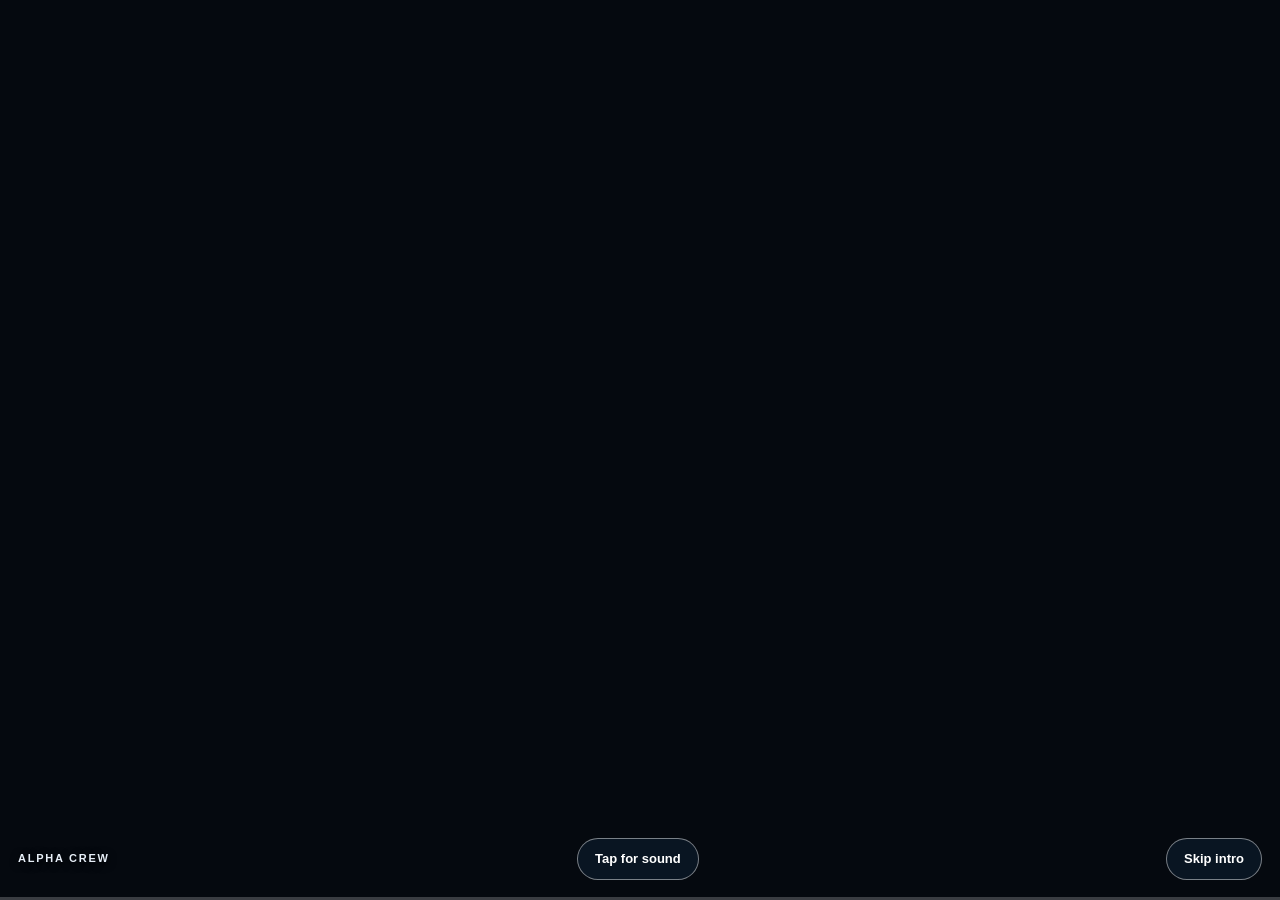
<file: index.html>
<!doctype html><html lang="en"><head><meta charset="utf-8"><meta name="viewport" content="width=device-width,initial-scale=1,viewport-fit=cover"><meta http-equiv="Cache-Control" content="no-cache, no-store, must-revalidate"><meta http-equiv="Pragma" content="no-cache"><meta http-equiv="Expires" content="0"><meta name="theme-color" content="#0d141e"><meta name="color-scheme" content="dark"><meta name="apple-mobile-web-app-capable" content="yes"><meta name="apple-mobile-web-app-status-bar-style" content="black-translucent"><meta name="apple-mobile-web-app-title" content="Alpha OT"><title>Alpha OT</title><link rel="manifest" href="manifest.webmanifest?v=20261003-dark-training-v1"><link rel="icon" href="assets/favicon-32.png" type="image/png" sizes="32x32"><link rel="apple-touch-icon" href="assets/apple-touch-icon-180.png" sizes="180x180"><style>
:root{--bg:#f3f6fa;--surface:#fff;--line:#dbe3ec;--text:#172638;--muted:#64758a;--navy:#17324d;--blue:#205f91;--blue-soft:#e7f1f9;--green:#176c51;--green-soft:#e5f5ee;--amber:#916115;--amber-soft:#fff3dd;--red:#9b3540;--red-soft:#fdebed}
*{box-sizing:border-box}html{background:var(--bg)}body{margin:0;min-height:100vh;background:var(--bg);color:var(--text);font-family:-apple-system,BlinkMacSystemFont,"Segoe UI",Roboto,sans-serif;line-height:1.4}
.app{max-width:820px;margin:auto;padding:0 18px calc(56px + env(safe-area-inset-bottom))}
header{position:sticky;top:0;z-index:9;margin:0 -18px;padding:calc(17px + env(safe-area-inset-top)) 18px 15px;background:rgba(255,255,255,.96);border-bottom:1px solid var(--line);backdrop-filter:blur(14px)}
.head{display:flex;align-items:center;justify-content:space-between;gap:16px}.title,.brand{min-width:0}.brandTitle,h1{margin:0;font-size:23px;line-height:1.12;letter-spacing:-.035em;font-weight:760;color:var(--navy)}.sub{font-size:12px;color:var(--muted);margin-top:4px}.pill{flex:0 0 auto;padding:5px 10px;border:1px solid #cbdceb;border-radius:999px;background:#f0f6fb;color:#315875;font-size:12px;font-weight:650;white-space:nowrap}
.tools{display:flex;flex-wrap:wrap;gap:8px;margin-top:15px}button{border:1px solid transparent;border-radius:8px;padding:9px 13px;font-family:inherit;font-size:13px;font-weight:650;line-height:1.25;cursor:pointer;min-height:42px}button:focus-visible,input:focus-visible,select:focus-visible{outline:3px solid #82b6dd;outline-offset:2px}.dark{background:#fff;color:var(--navy);border-color:#ccd8e4}.dark:hover{background:#f2f6fa}.blue{background:var(--navy);color:white}.blue:hover{background:#244d72}.hidden{display:none!important}
.stats{display:grid;grid-template-columns:repeat(3,minmax(0,1fr));gap:10px;margin:20px 0 13px}.stat{background:var(--surface);border:1px solid var(--line);border-radius:11px;padding:13px 15px}.stat b{display:block;font-size:25px;line-height:1.15;font-weight:750;font-variant-numeric:tabular-nums}.stat span{display:block;margin-top:5px;color:var(--muted);font-size:12px;font-weight:600}
.note{margin:12px 0 19px;padding:11px 14px;background:#eaf1f7;border:1px solid #d6e3ee;border-radius:9px;color:#4d6378;font-size:13px;line-height:1.45}.section{margin:21px 2px 10px;color:#596d80;font-size:12px;font-weight:750;text-transform:uppercase;letter-spacing:.085em}
.card,.rowcard{background:var(--surface);border:1px solid var(--line);border-radius:11px;margin-bottom:9px;overflow:hidden;box-shadow:0 1px 2px #17324d0a}.main{display:grid;grid-template-columns:56px minmax(0,1fr);align-items:start;gap:14px;padding:15px}.num{width:48px;height:48px;display:grid;place-items:center;border-radius:9px;background:var(--blue-soft);color:var(--blue);font-size:20px;font-weight:750;font-variant-numeric:tabular-nums}.num.off{background:#eef1f4;color:#738292}.nameRow{display:flex;align-items:center;gap:7px;flex-wrap:wrap}.name{font-size:17px;font-weight:720;letter-spacing:-.012em}.badge{display:inline-block;padding:3px 8px;border-radius:5px;font-size:11px;font-weight:650}.active{background:var(--green-soft);color:var(--green)}.offshift,.unavailbadge{background:#eef1f4;color:#596b7a}.vacation{background:var(--amber-soft);color:var(--amber)}.powerbadge{background:#f1eaf6;color:#765583}.calledoffbadge{background:var(--red-soft);color:var(--red)}.meta{margin-top:6px;color:#45586b;font-size:13px}.date{margin-top:2px;color:var(--muted);font-size:12px}.powercard{border-left:3px solid #a885b5}.num.power{background:#f1eaf6;color:#765583}.power-ineligible,.temp-unavailable{background:#f8f9fb}.power-ineligible .name,.temp-unavailable .name{color:#627182}
.actions{padding:9px 15px;border-top:1px solid var(--line);background:#fbfcfe}.actions button{min-height:36px}.editor{display:none;padding:15px;border-top:1px solid var(--line);background:#f8fafc}.card.open .editor{display:block}label{display:block;margin:12px 0 6px;font-size:13px;font-weight:700}select,input{width:100%;padding:11px 12px;border:1px solid #c5d2df;border-radius:8px;background:#fff;color:var(--text);font-size:16px}.row,.twocol{display:flex;gap:8px;margin-top:15px}.row>*,.twocol>*{flex:1}
dialog{width:min(92vw,560px);max-height:85vh;overflow:auto;padding:0;border:1px solid var(--line);border-radius:12px;background:white;color:var(--text);box-shadow:0 20px 65px #132b4150}dialog::backdrop{background:#132b4170}.modal{padding:20px}.modal h2{margin:0 0 8px;font-size:21px}.help{color:var(--muted);font-size:13px;line-height:1.5}.error{color:var(--red);font-size:13px;margin-top:10px}.ok{color:var(--green);font-size:12px;font-weight:700}.toast{position:fixed;left:50%;bottom:24px;z-index:20;max-width:90vw;overflow:hidden;text-overflow:ellipsis;white-space:nowrap;transform:translateX(-50%);padding:10px 15px;border-radius:8px;background:var(--navy);color:#fff;box-shadow:0 8px 26px #132b4140;opacity:0;transition:opacity .2s}.toast.show{opacity:1}
@media(max-width:460px){.app{padding-left:12px;padding-right:12px}header{margin:0 -12px;padding-left:12px;padding-right:12px}.brandTitle,h1{font-size:21px}.tools{display:grid;grid-template-columns:repeat(3,minmax(0,1fr));gap:7px}.tools button{min-width:0;padding:8px 5px;font-size:12px}.stat{padding:11px 10px}.stat b{font-size:23px}.main{grid-template-columns:46px minmax(0,1fr);gap:10px;padding:13px 11px}.num{width:42px;height:42px;font-size:18px}.name{font-size:16px}}
@media(max-width:345px){.brandTitle,h1{font-size:19px}.pill{font-size:10px;padding:5px 7px}.tools button{font-size:11px}}

.activityTitle{margin-top:10px;color:var(--muted);font-size:11px;font-weight:750;text-transform:uppercase;letter-spacing:.07em}.activityLine{display:flex;gap:8px;align-items:baseline;margin-top:4px;font-size:13px}.activityLine time{flex:0 0 95px;color:var(--navy);font-weight:650}.activityLine span{color:#536476}.noActivity{margin-top:4px;color:var(--muted);font-size:13px}.scheduled{margin-top:9px;padding-top:8px;border-top:1px solid var(--line);color:var(--blue);font-size:12px;font-weight:650}.actions{display:flex;gap:8px;flex-wrap:wrap}.historyHead{display:flex;justify-content:space-between;align-items:flex-start;gap:12px}.historyHead button{flex:0 0 auto}.historyContent{max-height:53vh;overflow:auto;margin-top:15px;overscroll-behavior:contain}.historyItem{border:1px solid var(--line);border-radius:8px;padding:11px;margin-bottom:8px;background:#fafcfe;font-size:13px}.historyDate{display:flex;justify-content:space-between;align-items:center;gap:8px;margin-bottom:4px;font-weight:750;color:var(--navy)}.historyDetail{margin-top:5px;font-size:12px;color:var(--muted);line-height:1.5;overflow-wrap:anywhere}.historyContent h3{font-size:12px;text-transform:uppercase;letter-spacing:.06em;color:var(--muted);margin:17px 0 8px}.historyEmpty{padding:15px;color:var(--muted);font-size:13px}@media(max-width:460px){.activityLine{display:block}.activityLine time{display:inline;margin-right:7px}.historyHead{align-items:center}.historyHead button{padding:7px 9px}}

.reorderTools{display:flex;align-items:center;gap:5px;padding:6px 10px 0;justify-content:flex-end}.reorderTools button{min-height:32px;padding:4px 10px;font-size:13px}.dragHandle{touch-action:none;cursor:grab;min-width:90px}.dragHandle:active{cursor:grabbing}.card.dragging{opacity:.55;box-shadow:0 10px 28px #17324d33}.card.dropBefore{border-top:4px solid var(--blue)}.card.dropAfter{border-bottom:4px solid var(--blue)}.reorderTools button:disabled{opacity:.4;cursor:not-allowed}
.calloffLine{display:flex;align-items:center;flex-wrap:wrap;column-gap:9px;margin-top:8px;padding-top:6px;border-top:1px solid var(--line)}.calloffLine>a{display:inline-flex;align-items:center;min-height:44px;padding:4px 2px;color:var(--blue);font-size:15px;font-weight:750;text-decoration:underline;text-underline-offset:3px;white-space:nowrap}.calloffLine>a:focus-visible{outline:3px solid var(--blue);outline-offset:3px;border-radius:4px}

/* Centered, restrained title with a balanced right-side status badge. */
header .head{position:relative;display:flex;justify-content:center;align-items:center;min-height:48px;padding:0 90px}
header .head .title,header .head .brand{width:100%;min-width:0;text-align:center}
header .head .brandTitle{font-family:-apple-system,BlinkMacSystemFont,"Segoe UI",Roboto,sans-serif;font-size:clamp(21px,3.6vw,29px);line-height:1.15;font-weight:780;letter-spacing:-.035em;color:#e6edf7;text-wrap:balance}
header .head .sub{font-size:11px;letter-spacing:.055em;text-transform:uppercase;color:#98a9be;margin-top:5px}
header .head #topMode{position:absolute;right:0;top:50%;transform:translateY(-50%)}
@media(max-width:560px){header .head{display:flex;flex-direction:column;gap:9px;padding:0}header .head #topMode{position:static;transform:none;align-self:center}header .head .brandTitle{font-size:clamp(20px,5.2vw,25px)}}

/* Alpha video intro; isolated from all OT controls and data. */
#alphaSplash[hidden]{display:none!important}
#alphaSplash{position:fixed;inset:0;z-index:9999;background:#05090f;display:grid;place-items:center;overflow:hidden;color:#fff}
#alphaSplash video{position:absolute;inset:0;width:100%;height:100%;object-fit:contain;background:#05090f}
#alphaSplash .alpha-splash-controls{position:absolute;bottom:calc(env(safe-area-inset-bottom,0px) + 20px);left:18px;right:18px;display:flex;align-items:center;gap:16px;justify-content:space-between;z-index:2}
#alphaSplash .alpha-splash-label{font-size:11px;letter-spacing:.16em;font-weight:800;text-transform:uppercase;color:#e6eef7;text-shadow:0 2px 8px #000}
#alphaSplashSound{border:1px solid #ffffff75;background:#0d1c2caa;color:#fff;border-radius:999px;padding:9px 17px;min-height:42px;font-size:13px;font-weight:800}#alphaSplashSkip{border:1px solid #ffffff75;background:#0d1c2caa;color:#fff;border-radius:999px;padding:9px 17px;min-height:42px;font-size:13px;font-weight:800}
#alphaSplash .alpha-splash-track{position:absolute;bottom:0;left:0;right:0;height:3px;background:#ffffff36;z-index:2}
#alphaSplashProgress{height:100%;width:0;background:#a7d6ed}
#alphaSplash.alpha-splash-exit{opacity:0;pointer-events:none;transition:opacity .22s}
body.alpha-splash-active{overflow:hidden}
</style><link rel="stylesheet" href="alpha-dark-v1.css"><link rel="stylesheet" href="alpha-hub-v1.css?v=20261024-testing-today-tomorrow-v2"><link rel="stylesheet" href="alpha-ieas-v1.css?v=20261106-alpha-ieas-all-status-move-v2"><link rel="stylesheet" href="alpha-ot-stats-v1.css?v=20261028-stats-v1"><link rel="stylesheet" href="alpha-ot-worked-podium-v1.css?v=20261028-worked-ytd-admin-v2"><link rel="stylesheet" href="alpha-command-v1.css?v=20261104-no-ghost-edge-v11" data-alpha-command-theme><link rel="stylesheet" href="alpha-executive-v1.css?v=20261104-clear-tabs-v2" data-alpha-executive-theme><link rel="stylesheet" href="alpha-bottom-nav-v1.css?v=20261112-crews-in-dock-v1" data-alpha-bottom-nav-theme><style>
.alpha-monthly-summary{margin:13px auto 0;padding:12px;border:1px solid var(--line);border-radius:11px;background:#0d141e45;max-width:620px}
.alpha-monthly-summary-heading{text-align:center;display:flex;flex-direction:column;align-items:center;gap:3px}
.alpha-monthly-summary-heading h2{margin:0;color:var(--text);font-size:13px;font-weight:740;letter-spacing:.015em}
#alphaMTDMonth{color:var(--muted);font-size:11px}
.alpha-monthly-metrics{display:grid;grid-template-columns:repeat(3,minmax(0,1fr));gap:8px;margin-top:11px}
.alpha-monthly-metric{padding:10px 5px;border:1px solid var(--line);border-radius:9px;background:#0d141e45;text-align:center}
.alpha-monthly-metric strong{display:block;font-size:clamp(22px,3.7vw,27px);font-weight:780;line-height:1.15;font-variant-numeric:tabular-nums;color:var(--text)}
.alpha-monthly-metric:nth-child(2) strong{color:#8ac5ed}
.alpha-monthly-metric:nth-child(3) strong{color:#a7dfca}
.alpha-monthly-metric span{display:block;margin-top:5px;font-size:10px;line-height:1.3;color:var(--muted)}
@media(max-width:420px){.alpha-monthly-summary{padding:10px}.alpha-monthly-metrics{gap:7px}.alpha-monthly-metric{padding:9px 3px}}
.removeOfficerBtn{color:#f4c8c8!important;border-color:#81484e!important;background:#342127!important}.removeOfficerBtn:hover{background:#48272e!important}
.nameChangeRow{display:flex;justify-content:flex-end;margin-top:10px;padding-top:10px;border-top:1px solid var(--line)}
.nameChangeRow button{min-height:34px;padding:6px 12px;font-size:12px;font-weight:650;background:transparent;border:1px solid var(--line);color:var(--muted);border-radius:7px}
.nameChangeRow button:hover,.nameChangeRow button:focus-visible{background:var(--raised,#f3f6fa);color:var(--text)}
#renameDlg .row,#callNumberDlg .row{margin-top:18px}
.nameChangeRow{gap:8px;flex-wrap:wrap}


/* Vacation scheduling: consistent with the dark OT editing surface */
.editor .vacationDayEditor{margin:13px 0 0!important;padding:13px!important;border:1px solid #52758f!important;border-radius:10px!important;background:linear-gradient(145deg,#1b3448,#13283b 85%)!important;box-shadow:inset 0 1px 0 #e4f5ff15!important;color:#eaf5fc!important}
.vacationEditorHead{display:flex;justify-content:space-between;align-items:baseline;flex-wrap:wrap;gap:3px 9px;margin:0 0 10px}
.vacationEditorHead strong{color:#eef7ff!important;font-weight:760;font-size:14px}
.vacationEditorHead small{color:#b0c9dc!important;font-weight:560;font-size:11px}
.vacationAddRow{display:flex;gap:8px;align-items:flex-end}
.editor .vacationAddRow .vacationWorkLabel{margin:0!important;min-width:0;flex:1;color:#c9deeb!important;font-size:12px!important;font-weight:670}
.editor .vacationAddRow input[type=date]{display:block;width:100%;min-width:0;height:43px;min-height:43px;margin:5px 0 0!important;padding:7px 9px!important;border:1px solid #65849b!important;border-radius:8px!important;background:#0c2132!important;color:#f5fbff!important;font-size:15px!important;color-scheme:dark}
.editor .vacationAddRow button{flex:0 0 auto;min-height:43px;height:43px;padding:8px 12px!important;border:1px solid #5996c1!important;border-radius:8px!important;background:#245e86!important;color:#fff!important;font-size:13px!important;font-weight:700!important;white-space:nowrap}
.editor .vacationAddRow button:hover{background:#3379a5!important}
.vacationEditorSection{margin:12px 0 0}
.vacationEditorSection.existing{border-top:1px solid #48677e;padding-top:10px}
.vacationSectionTitle{font-size:11px!important;font-weight:740!important;letter-spacing:.025em;color:#bad5e7!important}
.vacationPills{display:flex;flex-wrap:wrap;gap:7px;margin:7px 0 0}
.editor .vacationPill{max-width:100%;display:inline-flex;align-items:center;gap:8px;padding:5px 7px 5px 11px;border:1px solid #567b96!important;border-radius:99px!important;background:#284b64!important;color:#ecf7ff!important;font-size:12px!important;font-variant-numeric:tabular-nums}
.editor .vacationPill button{display:grid;place-items:center;flex:0 0 26px;width:26px;min-width:26px;height:26px;min-height:26px;margin:0;padding:0!important;border:0!important;border-radius:50%!important;background:#173448!important;color:#e7f5ff!important;font-size:17px!important;font-weight:500!important;line-height:1!important}
.editor .vacationPill button:hover{background:#80394a!important;color:#fff!important}
.editor .vacationEmpty{font-size:12px!important;color:#a5bdcf!important;line-height:1.45}
.editor .vacationRuleNote{margin:12px 0 0;padding:9px 10px;border-left:3px solid #73b5dc;border-radius:7px;background:#0c2132!important;color:#d0e2ef!important;font-size:12px!important;line-height:1.45}
.vacationbadge{background:#263f54;color:#d8edfa}.vacation-void{background:#132739}.vacation-void .num.off{opacity:.75}
@media(max-width:390px){.editor .vacationDayEditor{padding:10px!important}.vacationAddRow{gap:6px}.editor .vacationAddRow button{padding:7px 9px!important;font-size:12px!important}}

#authDlg .authAssistance{display:flex;gap:10px;flex-wrap:wrap;margin-top:10px}
#authDlg .authAssistance button{border:0;background:transparent;color:var(--blue,#216ca5);text-decoration:underline;text-underline-offset:2px;font-size:13px;padding:6px 0;cursor:pointer}
#accountHelpDlg .authHelpStatus{min-height:18px;font-size:13px;margin-top:12px;line-height:1.5}

/* Explicit connection state: do not imply an empty roster while loading fails. */
.rosterLoadState{margin:9px 2px 12px;padding:11px 12px;border:1px solid #52748b;border-radius:9px;
  background:#193246;color:#d4e7f5;font-size:13px;line-height:1.4;text-align:center}
.rosterLoadState[data-state="ready"]{display:none!important}
.rosterLoadState[data-state="error"]{border-color:#bb8857;background:#352c27;color:#ffe5c8}

.ojtRuleNote{padding:9px 12px;margin:9px 0;border:1px solid #527a8f;border-left:3px solid #73b9cb;background:#163247;color:#c7e4f2;font-size:12px;line-height:1.45;border-radius:7px}

/* Braidwood Security Overtime: top-of-page return navigation. */
header .crewHomeNav{display:flex;align-items:center;justify-content:flex-start;margin:0 0 12px;padding:0}
header .crewHomeLink{display:inline-flex;align-items:center;justify-content:center;gap:8px;min-height:39px;padding:9px 15px;border:1px solid #577c98;border-radius:10px;background:#1d3d57;color:#f3f9fe!important;text-decoration:none!important;font-size:13px;font-weight:750;line-height:1.2;box-shadow:0 2px 9px #0002;transition:background .15s,border-color .15s}
header .crewHomeLink:hover{background:#2a5675;border-color:#86b3cd}
header .crewHomeLink:focus-visible{outline:3px solid #98d2ef;outline-offset:3px}
@media(max-width:560px){header .crewHomeNav{justify-content:center;margin-bottom:13px}header .crewHomeLink{width:min(100%,240px)}}

/* On phones the crew selector lives in the fixed five-item bottom dock.
   Keep the original top link for desktop only. */
@media(max-width:700px){.app>header .crewHomeNav{display:none!important}}
</style></head><body><div id="alphaSplash" hidden role="dialog" aria-label="Alpha Crew introduction" aria-modal="true">
<video id="alphaSplashVideo" autoplay muted playsinline webkit-playsinline preload="auto" disablepictureinpicture controlslist="nodownload noremoteplayback"><source src="assets/video_1795701803062.mp4" type="video/mp4"></video>
<div class="alpha-splash-controls"><span class="alpha-splash-label" id="alphaSplashLabel">Alpha Crew</span><button id="alphaSplashSound" type="button" aria-label="Enable intro sound">Tap for sound</button><button id="alphaSplashSkip" type="button" aria-label="Skip introduction">Skip intro</button></div>
<div class="alpha-splash-track"><div id="alphaSplashProgress"></div></div></div><div class="app"><header><nav class="crewHomeNav" aria-label="Return to Braidwood Security Overtime"><a class="crewHomeLink" href="braidwood/"><span aria-hidden="true">←</span> Back to Crews</a></nav><div class="head"><div class="title"><div class="brand"><h1 class="brandTitle">Alpha Crew Overtime</h1><div class="sub">Overtime rotation and crew scheduling</div></div></div><div id="topMode" class="pill">View only</div></div><section class="infoHub" aria-label="Alpha OT information hub">
  <div class="hubHeading"><span id="alphaHubDate" class="hubDate" role="status" aria-live="off">Loading date…</span></div>
  <div class="hubGrid">
    <div class="hubTesting" role="group" aria-label="Today's testing">
      
      <div class="hubTestingRow"><span class="hubLabel">Testing today</span><strong id="alphaTestingType" role="status" aria-live="polite">Loading…</strong></div>
      <div class="hubTestingRow"><span class="hubLabel">Testing tomorrow</span><strong id="alphaTestingTomorrow">Loading…</strong></div>
    </div>
    <div class="hubCalloff">
      <div class="hubLabel">Call-off number</div>
      <a id="calloffPhone" href="tel:+18774364701" aria-label="Call the call-off number, 1-877-436-4701">1-877-436-4701<span aria-hidden="true">↗</span></a>
      <div class="hubDetail">Tap to call</div>
    </div>
  </div>
<div class="stats"><div class="stat"><b id="ac">0</b><span>Active</span></div><div class="stat"><b id="oc">0</b><span>Off Shift</span></div><div class="stat"><b id="vc">0</b><span>Vacation</span></div></div>
<div class="hubNotice" id="viewerNote">This is not the official overtime list</div>
<nav class="tools" aria-label="Alpha OT actions"><button class="dark" onclick="loadAll()">Refresh</button><button type="button" class="dark" onclick="openSeniority()">Seniority</button><button class="dark" id="authBtn" onclick="openAuth()">Admin Sign In</button><button class="dark hidden" id="addBtn" onclick="openNewOfficer()">+ Add Officer</button><button class="dark hidden" id="accessBtn" onclick="openAccess()">Manage Access</button><button class="dark hidden" id="signoutBtn" onclick="signOut()">Sign Out</button></nav>
</section></header><div class="section">Current Alpha List</div><div id="rosterLoadState" class="rosterLoadState" data-state="loading" role="status" aria-live="polite">Loading the live overtime list…</div><div id="list"></div></div>
<dialog id="authDlg"><div class="modal"><h2>Admin Sign In</h2><div class="help">Sign in with your Alpha OT account. New accounts start as Viewer unless an Admin promotes them.</div><label>Email</label><input id="email" type="email" autocomplete="email" placeholder="you@example.com"><label>Password</label><input id="password" type="password" autocomplete="current-password" placeholder="At least 6 characters"><div id="authMsg" class="error"></div><div class="row"><button class="dark" onclick="authDlg.close()">Cancel</button><button class="blue" onclick="signIn()">Sign In</button></div><div class="row"><button class="dark" onclick="signUp()">Create Account</button></div><div class="authAssistance"><button type="button" onclick="openAccountHelp('recover')">Forgot Password?</button><button type="button" onclick="openAccountHelp('confirmation')">Confirmation link not working?</button></div></div></dialog><dialog id="accountHelpDlg" aria-labelledby="accountHelpTitle"><div class="modal">
<h2 id="accountHelpTitle">Reset password</h2>
<p id="accountHelpDescription" class="help"></p>
<label for="accountHelpEmail">Account email</label>
<input id="accountHelpEmail" type="email" autocomplete="email" placeholder="you@example.com">
<p id="accountHelpStatus" class="authHelpStatus" role="status" aria-live="polite"></p>
<div class="row"><button type="button" class="dark" onclick="accountHelpDlg.close()">Close</button><button id="accountHelpSubmit" type="button" class="blue" onclick="sendAccountHelpLink()">Send Link</button></div>
</div></dialog>
<dialog id="addDlg"><div class="modal"><h2>Add Officer</h2><label for="newMode">Officer entry type</label><select id="newMode" onchange="syncNewOfficerForm()"><option value="Initial">New hire (Initial)</option><option value="Transfer">Transfer from another crew</option></select><label for="newName">Name</label><input id="newName" autocomplete="off"><label for="newStatus">Status</label><select id="newStatus" onchange="syncNewOfficerForm()"><option>Active</option><option>Off Shift</option></select><div id="newInitialOptions"><label for="newEvent">Starting event</label><select id="newEvent" disabled><option value="Initial" selected>Initial</option></select><label for="newDate">Date added to OT list</label><input id="newDate" type="date"><div class="help">New hires start at the bottom. New hires added together are ordered alphabetically by last name.</div></div><div id="newTransferOptions" class="hidden"><label for="newTransferEvent">Previous crew's qualifying event</label><select id="newTransferEvent"><option>Required OT</option><option>Volunteer OT</option><option>Training</option><option>Vacation Return</option></select><label for="newTransferDate">Qualifying event date</label><input id="newTransferDate" type="date"><label for="newPlacement">Place transfer relative to</label><select id="newPlacement"></select><label for="newPlacementSide">Position</label><select id="newPlacementSide"><option value="after">Directly below</option><option value="before">Directly above</option></select><label for="newTransferCall">Call number (optional)</label><input id="newTransferCall" type="number" min="1" max="9999" inputmode="numeric" placeholder="e.g. 89"><div class="help">This records the previous crew's qualifying event as a baseline only. It does not create an Alpha OT or Training assignment, and the selected placement does not drop anyone on the rotation.</div></div><div class="row"><button class="dark" onclick="addDlg.close()">Cancel</button><button class="blue" onclick="addOfficer()">Add Officer</button></div></div></dialog>
<dialog id="accessDlg"><div class="modal"><h2>Manage Access</h2><div class="help">New accounts start as Viewer. Promote only people you want to change the live overtime list.</div><div id="accessList" style="display:grid;gap:10px;margin-top:14px"></div><div id="accessMsg" class="error"></div><div class="row"><button class="dark" onclick="accessDlg.close()">Close</button></div></div></dialog><dialog id="historyDlg" aria-labelledby="historyTitle"><div class="modal"><div class="historyHead"><div><h2 id="historyTitle">60-Day History</h2><div id="historyRange" class="help"></div></div><button class="dark" onclick="historyDlg.close()">Close</button></div><label for="historyFilter">Show</label><select id="historyFilter" onchange="renderHistory()"><option value="all">All activity</option><option value="ot">OT only</option><option value="training">Training</option><option value="reversed">Reversed / canceled</option><option value="admin">Administrative changes</option></select><div id="historyContent" class="historyContent" aria-live="polite">Loading history…</div></div></dialog><dialog id="renameDlg" aria-labelledby="renameDlgTitle"><div class="modal">
<h2 id="renameDlgTitle">Change Officer Name</h2>
<p id="renameCurrentName" class="help"></p>
<label for="renameInput">New name</label><input id="renameInput" type="text" maxlength="80" autocomplete="off" spellcheck="false" onkeydown="if(event.key==='Enter'){event.preventDefault();saveOfficerName()}">
<div id="renameFeedback" class="error" role="status" aria-live="polite"></div>
<div class="row"><button type="button" class="blue" id="renameSaveBtn" onclick="saveOfficerName()">Save Name</button><button type="button" class="dark" onclick="renameDlg.close()">Cancel</button></div>
</div></dialog><dialog id="callNumberDlg" aria-labelledby="callNumberDlgTitle"><div class="modal">
<h2 id="callNumberDlgTitle">Change Officer Call Number</h2>
<p id="callNumberOfficer" class="help"></p>
<label for="callNumberInput">Call number (1–9999)</label><input id="callNumberInput" type="number" min="1" max="9999" step="1" inputmode="numeric" placeholder="Leave blank to clear" onkeydown="if(event.key==='Enter'){event.preventDefault();saveOfficerCallNumber()}">
<div class="help">This changes the officer's call number only. It will not move their OT or IE/AS position.</div>
<div id="callNumberFeedback" class="error" role="status" aria-live="polite"></div>
<div class="row"><button type="button" class="blue" id="callNumberSaveBtn" onclick="saveOfficerCallNumber()">Save Call Number</button><button type="button" class="dark" onclick="callNumberDlg.close()">Cancel</button></div>
</div></dialog><div id="toast" class="toast"></div>
<script>
const APP_BUILD='20261121-alpha-splash-ios-v2';
const OT_CREW='alpha';
try{localStorage.removeItem('ot_block_target_'+OT_CREW)}catch{}
let historyOfficerId=null,historyData=null,historyNonce=0;
function clearHistory(){historyNonce++;historyOfficerId=null;historyData=null;if(historyDlg.open)historyDlg.close();historyContent.textContent='';historyRange.textContent=''}
historyDlg.addEventListener('close',()=>{historyNonce++;historyOfficerId=null;historyData=null;historyContent.textContent='' });
async function openHistory(id){if(role!=='admin')return;historyOfficerId=id;historyFilter.value='all';historyTitle.textContent='60-Day History';historyRange.textContent='';historyContent.textContent='Loading history…';historyDlg.showModal();await fetchHistory(id)}
async function fetchHistory(id){const nonce=++historyNonce,token=session?.access_token;try{let d=await api('/rest/v1/rpc/alpha_officer_history',{method:'POST',body:JSON.stringify({p_officer_id:id})});if(nonce!==historyNonce||role!=='admin'||session?.access_token!==token||historyOfficerId!==id||!historyDlg.open)return;historyData=d;historyTitle.textContent=d.name+' · 60-Day History';historyRange.textContent=d.crew+' Crew • '+fmt(d.from)+' – '+fmt(d.through);renderHistory()}catch(e){if(nonce!==historyNonce||!historyDlg.open)return;historyData=null;historyContent.textContent='Unable to load history: '+e.message}}
function stamp(s){return s?new Date(s).toLocaleString(undefined,{dateStyle:'medium',timeStyle:'short'}):'Not recorded'}
function eventLabel(e){if(e.baseline)return esc(e.action_type)+' · Baseline / imported starting record';if(e.action_type==='Volunteer OT'||e.action_type==='Required OT')return 'Recorded '+esc(e.action_type);return esc(e.action_type)}
function auditSummary(a){const before=a.before||{},after=a.after||{};if(a.action==='Manual list reorder')return `Position ${esc(before.group_position)} → ${esc(after.group_position)}${before.eligible_number&&after.eligible_number?` · Eligible #${esc(before.eligible_number)} → #${esc(after.eligible_number)}`:''}`;const fields=['status','event_date','action_type','reversed','rotation_sort_at','base_order','vacation_return_date','called_off_date','temporarily_unavailable','temporarily_unavailable_date','baseline_event_type','baseline_event_date'];let diffs=fields.filter(k=>JSON.stringify(before[k])!==JSON.stringify(after[k])).map(k=>`${k.replaceAll('_',' ')}: ${esc(String(before[k]??'—'))} → ${esc(String(after[k]??'—'))}`);return diffs.length?diffs.join('<br>'):esc(a.operation+' '+a.source)}
function renderHistory(){if(!historyData)return;let d=historyData,f=historyFilter.value,ev=(d.events||[]).filter(e=>f==='all'||(f==='ot'&&['Volunteer OT','Required OT'].includes(e.action_type))||(f==='training'&&e.action_type==='Training')||(f==='reversed'&&e.reversed)),changes=(f==='all'||f==='admin')?(d.administrative_changes||[]):[];let html='';if(f!=='admin'){html+=ev.map(e=>`<article class="historyItem"><div class="historyDate">${esc(fmt(e.event_date))}<span class="badge ${e.reversed?'calledoffbadge':'active'}">${e.reversed?'Reversed / canceled':'Valid recorded entry'}</span></div><div>${eventLabel(e)}</div>${e.reversed?`<div class="help">${esc(e.reversal_reason||'Reversed — reason not recorded')}</div>`:''}<div class="historyDetail">Entered: ${esc(stamp(e.created_at))} · By: ${esc(e.entered_by||'Not recorded')}${e.reversed?`<br>Reversed: ${esc(stamp(e.reversed_at))}`:''}</div></article>`).join('');if((f==='all'||f==='reversed')&&(d.upcoming||[]).length){let future=d.upcoming.filter(e=>f==='all'||e.reversed);if(future.length)html+='<h3>Upcoming / Scheduled</h3>'+future.map(e=>`<article class="historyItem"><div class="historyDate">${esc(fmt(e.event_date))}</div><div>${e.reversed?'Canceled assignment':'Scheduled'} • ${esc(e.action_type)}</div>${e.reversed?`<div class="help">${esc(e.reversal_reason||'Reversed — reason not recorded')}</div>`:''}</article>`).join('')}}if(changes.length){html+='<h3>Administrative changes</h3>'+changes.map(a=>`<article class="historyItem"><div class="historyDate">${esc(stamp(a.at))}</div><div>${esc(a.action||a.operation+' '+a.source)}</div><div class="historyDetail">By: ${esc(a.actor||'Not recorded')}</div><div class="historyDetail">${auditSummary(a)}</div></article>`).join('')}historyContent.innerHTML=html||'<div class="historyEmpty">No recorded activity in the last 60 days for this filter.</div>'}
const U='https://hvihhsrhoqbbhkobayhx.supabase.co',K='sb_publishable_XrolNcWigiHLyj_96h7TmA_306hd00Y';let officers=[],reorderBusy=false,drag=null,session=JSON.parse(localStorage.getItem('alpha_session')||'null'),role='viewer';const isoLocal=d=>{let y=d.getFullYear(),m=String(d.getMonth()+1).padStart(2,'0'),x=String(d.getDate()).padStart(2,'0');return y+'-'+m+'-'+x},today=()=>isoLocal(new Date()),alphaWorks=s=>{let a=Date.UTC(2026,8,12),[y,m,d]=s.split('-').map(Number),n=Math.floor((Date.UTC(y,m-1,d)-a)/86400000),i=((n%14)+14)%14;return [0,1,2,5,6,10,11].includes(i)},powerAvailability=()=>{let now=new Date(),dow=now.getDay(),delta=dow===6?-1:dow===0?-2:5-dow,friday=new Date(now.getFullYear(),now.getMonth(),now.getDate()+delta),sat=new Date(friday.getFullYear(),friday.getMonth(),friday.getDate()+1),sun=new Date(friday.getFullYear(),friday.getMonth(),friday.getDate()+2),weekendAlphaWorks=alphaWorks(isoLocal(sat))||alphaWorks(isoLocal(sun));return weekendAlphaWorks?{label:'Available: Friday only',available:true}:{label:'Available: Friday, Saturday & Sunday',available:true}},eligible=o=>{let tempUnavailable=o.temporarily_unavailable&&o.temporarily_unavailable_date===today();if(o.status!=='Active'||tempUnavailable||o.vacation_unavailable)return false;if(o.crew==='Power')return powerAvailability().available;return true},fmt=s=>{if(!s)return'';let[y,m,d]=s.split('-').map(Number);return new Date(y,m-1,d).toLocaleDateString(undefined,{month:'short',day:'numeric',year:'numeric'})},esc=s=>String(s??'').replace(/[&<>"']/g,c=>({'&':'&amp;','<':'&lt;','>':'&gt;','"':'&quot;',"'":'&#039;'}[c]));function openSeniority(){window.location.assign('https://morrissey529-ship-it.github.io/Alphaot/seniority.html')}function toast(m){let t=document.getElementById('toast');t.textContent=m;t.classList.add('show');clearTimeout(window.tt);window.tt=setTimeout(()=>t.classList.remove('show'),2200)}function headers(auth=true){let h={'apikey':K,'Content-Type':'application/json'};h.Authorization='Bearer '+(auth&&session?.access_token?session.access_token:K);return h}async function api(path,opt={}){let r=await fetch(U+path,{...opt,headers:{...headers(opt.auth!==false),...(opt.headers||{})}}),txt=await r.text(),data;try{data=txt?JSON.parse(txt):null}catch{data=txt}if(!r.ok)throw new Error(data?.msg||data?.message||data?.error_description||data?.hint||('HTTP '+r.status));return data}async function loadRole(){let oldRole=role;role='viewer';if(!session?.access_token)return refreshMode();try{let p=await api('/rest/v1/profiles?select=role&id=eq.'+encodeURIComponent(session.user.id));if(p?.[0]?.role)role=p[0].role}catch(e){session=null;localStorage.removeItem('alpha_session')}refreshMode();if(oldRole!==role)render()}
function otShiftISO(iso,n){
 const d=new Date(iso+'T12:00:00Z');
 d.setUTCDate(d.getUTCDate()+n);
 return d.toISOString().slice(0,10);
}
// OT numbering automatically references the next off-duty block.
function automaticOTTargetDate(){
 for(let offset=0;offset<14;offset++){
   const candidate=otShiftISO(today(),offset);
   if(!alphaWorks(candidate))return candidate;
 }
 return today();
}
function getOTTargetDate(){return automaticOTTargetDate();}

function refreshMode(){if(role!=='admin')clearHistory();let edit=role==='admin'||role==='editor';topMode.textContent=role==='admin'?'Admin':role==='editor'?'Editor':'View only';authBtn.classList.toggle('hidden',!!session);signoutBtn.classList.toggle('hidden',!session);addBtn.classList.toggle('hidden',role!=='admin');accessBtn.classList.toggle('hidden',role!=='admin');viewerNote.textContent=role==='admin'&&!navigator.onLine?'Offline — connect to save a reorder.':edit?'You are signed in as '+role+'. Changes save to the shared live list.':'This is not the official overtime list'}function openAuth(){authMsg.textContent='';authDlg.showModal()}
const ACCOUNT_EMAIL_CALLBACK="https://morrissey529-ship-it.github.io/Alphaot/account.html";
let accountHelpMode='recover';
function openAccountHelp(mode){
 accountHelpMode=mode==='confirmation'?'confirmation':'recover';
 const dlg=document.getElementById('accountHelpDlg');
 document.getElementById('accountHelpTitle').textContent=accountHelpMode==='recover'?'Forgot Password':'Resend Confirmation Email';
 document.getElementById('accountHelpDescription').textContent=accountHelpMode==='recover'
   ?'Enter the email used to register. You will receive a secure link to choose a new password.'
   :'If the original confirmation link failed or expired, request a new one. If your account is already confirmed, use Forgot Password instead.';
 document.getElementById('accountHelpEmail').value=document.getElementById('email').value.trim();
 document.getElementById('accountHelpStatus').textContent='';
 document.getElementById('accountHelpSubmit').disabled=false;
 if(document.getElementById('authDlg').open)document.getElementById('authDlg').close();
 dlg.showModal();
 document.getElementById('accountHelpEmail').focus();
}
async function sendAccountHelpLink(){
 const dlg=document.getElementById('accountHelpDlg');
 if(!dlg.open)return;
 const inp=document.getElementById('accountHelpEmail');
 const msg=document.getElementById('accountHelpStatus');
 const btn=document.getElementById('accountHelpSubmit');
 const e=inp.value.trim();
 if(!e||!inp.checkValidity()){msg.textContent='Enter a valid email address.';return}
 if(btn.disabled)return;btn.disabled=true;msg.textContent='Requesting secure email…';
 try{
   const endpoint=accountHelpMode==='recover'?'/auth/v1/recover':'/auth/v1/resend';
   const payload=accountHelpMode==='recover'?{email:e}:{email:e,type:'signup'};
   await api(endpoint+'?redirect_to='+encodeURIComponent(ACCOUNT_EMAIL_CALLBACK),
     {method:'POST',auth:false,body:JSON.stringify(payload)});
   msg.textContent=accountHelpMode==='recover'
     ?'If this email has an account, check for a password-reset link. Use the newest link once.'
     :'If confirmation is still needed, check for a new confirmation email. Use the newest link once.';
 }catch(err){
   const s=String(err?.message||'Unable to send email');
   msg.textContent=/rate limit|too many/i.test(s)?'Too many requests. Try again later.'
     :accountHelpMode==='confirmation'&&/already|confirm/i.test(s)
       ?'This account may already be confirmed. Use Forgot Password to get access.'
       :'Could not send the link: '+s;
 }finally{btn.disabled=false}
}

async function signUp(){authMsg.textContent='';try{let d=await api('/auth/v1/signup?redirect_to='+encodeURIComponent(ACCOUNT_EMAIL_CALLBACK),{method:'POST',auth:false,body:JSON.stringify({email:email.value.trim(),password:password.value})});if(d.access_token){session=d;localStorage.setItem('alpha_session',JSON.stringify(session));authDlg.close();await loadRole();await loadAll();toast('Account created')}else{authMsg.textContent='Account created. Check your email to confirm it, then come back and sign in. New accounts start as Viewer.'}}catch(e){authMsg.textContent=e.message}}async function signIn(){authMsg.textContent='';try{let d=await api('/auth/v1/token?grant_type=password',{method:'POST',auth:false,body:JSON.stringify({email:email.value.trim(),password:password.value})});session=d;localStorage.setItem('alpha_session',JSON.stringify(session));authDlg.close();await loadRole();await loadAll();toast('Signed in')}catch(e){authMsg.textContent=e.message}}function signOut(){clearHistory();session=null;role='viewer';localStorage.removeItem('alpha_session');refreshMode();render();loadAll();toast('Signed out')}let rosterRequest=null;
let rosterLoaded=false;
let vacationCheckBusy=false;
let vacationCheckAttemptAt=0;
function rosterLoadingState(state){
 const el=document.getElementById('rosterLoadState');
 if(!el)return;
 el.dataset.state=state;
 if(state==='loading'){
   el.textContent='Loading the live overtime list…';
 }else if(state==='error'){
   el.textContent=rosterLoaded
     ?'Connection interrupted. Showing the last loaded list; tap Refresh to retry.'
     :'Could not load the overtime list. The officers have not been removed. Tap Refresh to retry.';
 }else{
   el.textContent='';
 }
 if(!rosterLoaded&&(state==='loading'||state==='error')){
   for(const id of ['ac','oc','vc','bc','mc','bnc','jc','uc']){
     const node=document.getElementById(id);
     if(node)node.textContent='—';
   }
 }
}
function runVacationCheckAfterRoster(){
 // A completed vacation block needs processing only once per day per browser.
 // Never hold the read-only roster behind this potentially slow write operation.
 if(vacationCheckBusy||!rosterLoaded)return;
 const key='ot_vacation_processed_'+OT_CREW+'_'+today();
 try{if(localStorage.getItem(key)==='done')return}catch{}
 if(Date.now()-vacationCheckAttemptAt<15*60*1000)return;
 vacationCheckAttemptAt=Date.now();
 vacationCheckBusy=true;
 api('/rest/v1/rpc/process_vacation_returns',{method:'POST',auth:false,body:'{}'})
 .then(result=>{
   try{localStorage.setItem(key,'done')}catch{}
   // Full-block drops need an immediate refresh. Other automatic status
   // changes will appear on the existing 30-second auto-refresh.
   if(Number(result)>0&&!document.hidden)loadAll();
 })
 .catch(()=>{/* Retry later; do not hide an otherwise valid roster. */})
 .finally(()=>{vacationCheckBusy=false});
}
async function loadAll(){
 if(reorderBusy||drag)return;
 if(rosterRequest)return rosterRequest;
 if(!rosterLoaded)rosterLoadingState('loading');
 rosterRequest=(async()=>{
   try{
     // A stalled cellular or server request must not hold the roster in
     // "Loading…" forever. Previous successful data is kept on refresh failure.
     const controller=new AbortController();
     const timeout=setTimeout(()=>controller.abort(),15000);
     let fresh;
     try{
       fresh=await api('/rest/v1/rpc/alpha_list_summary_for_block',{
         method:'POST',auth:true,body:JSON.stringify({p_target_date:getOTTargetDate()}),
         signal:controller.signal
       });
     }finally{
       clearTimeout(timeout);
     }
     if(!Array.isArray(fresh))throw Error('Invalid overtime list response');
     officers=fresh;
     rosterLoaded=true;
     render();
     rosterLoadingState('ready');
     if(historyDlg.open&&historyOfficerId&&role==='admin'){
       try{await fetchHistory(historyOfficerId)}catch{/* History errors must not hide the OT list. */}
     }
   }catch(error){
     rosterLoadingState('error');
     // Preserve any previously loaded roster instead of replacing it with zeroes.
     console.warn('OT list unavailable:',error?.name==='AbortError'?'The request timed out':String(error?.message||error));
   }
 })();
 try{await rosterRequest}finally{rosterRequest=null}
 if(rosterLoaded)runVacationCheckAfterRoster();
}
function recentHTML(o){let items=o.recent_activity||[];if(!items.length)return '<div class="noActivity">No recorded activity</div>';return items.map(x=>`<div class="activityLine"><time>${esc(fmt(x.date))}</time><span>${esc((x.types||[]).join(' · '))}</span></div>`).join('')}
function render(){let act=officers.filter(o=>o.status==='Active'),vac=officers.filter(o=>o.status==='Vacation'),off=officers.filter(o=>o.status!=='Active'&&o.status!=='Vacation');list.innerHTML='';let n=0,edit=role==='admin'||role==='editor';for(let o of officers){let el=eligible(o),idx=officers.indexOf(o),canUp=validMove(idx,idx-1),canDown=validMove(idx,idx+1);if(el)n++;let tempUnavailable=o.temporarily_unavailable&&o.temporarily_unavailable_date===today();let futureVacation=!!o.vacation_unavailable;let isPower=o.crew==='Power',pAvail=isPower?powerAvailability():null,cls=o.status==='Active'?'active':o.status==='Vacation'?'vacation':'offshift';let statusLine=o.status==='OJT'?'On-the-job training · unavailable for OT / IE-AS':(o.status==='Active'&&o.display_event_type==='Initial'?'Initial · at the bottom of the eligible rotation':(o.status==='Vacation'&&o.vacation_return_date?'Vacation • returns '+fmt(o.vacation_return_date):(futureVacation&&o.status==='Active'?'Not eligible for the next OT / IE-AS block':(isPower&&o.status==='Active'?pAvail.label:''))));let c=document.createElement('div');c.className='card'+(isPower?' powercard':'')+(isPower&&o.status==='Active'&&!el&&!tempUnavailable?' power-ineligible':'')+(tempUnavailable?' temp-unavailable':'')+(futureVacation?' vacation-void':'');c.id='c-'+o.id;c.dataset.id=o.id;c.innerHTML=`${role==='admin'&&(canUp||canDown)?`<div class="reorderTools"><button type="button" class="dark" aria-label="Move ${esc(o.name)} up" ${!canUp||!navigator.onLine?'disabled':''} onclick="moveStep('${o.id}',-1)">↑</button><button type="button" class="dark" aria-label="Move ${esc(o.name)} down" ${!canDown||!navigator.onLine?'disabled':''} onclick="moveStep('${o.id}',1)">↓</button><button type="button" class="dark dragHandle" aria-label="Drag ${esc(o.name)} to reorder" ${!navigator.onLine?'disabled':''} onpointerdown="startDrag(event,'${o.id}')">☰ Move</button></div>`:''}<div class="main"><div class="num ${el?'':'off'} ${isPower?'power':''}">${el?n:'–'}</div><div><div class="nameRow"><div class="name">${esc(o.name)}</div>${isPower?`<div class="badge powerbadge">Power Crew</div>`:''}${tempUnavailable?`<div class="badge unavailbadge">Unavailable Today</div>`:''}${futureVacation?`<div class="badge vacationbadge">Upcoming Vacation</div>`:''}${o.called_off_date?`<div class="badge calledoffbadge">Called Off ${o.called_off_event_type==='Training'?'Training':'OT'} Day • ${esc(fmt(o.called_off_date))}</div>`:''}<div class="badge ${cls}">${esc(o.status)}</div></div>${statusLine?`<div class="meta">${esc(statusLine)}</div>`:''}<div class="activityTitle">Recent Activity</div>${recentHTML(o)}${o.upcoming?`<div class="scheduled">Scheduled • ${esc(fmt(o.upcoming.date))} — ${esc(o.upcoming.type)}</div>`:''}</div></div>${edit?`<div class="actions"><button class="dark" onclick="toggle('${o.id}')">Update Officer</button>${role==='admin'?`<button class="dark" onclick="openHistory('${o.id}')">60-Day History</button><button type="button" class="dark removeOfficerBtn" onclick="removeOfficer('${o.id}')">Remove Officer</button>`:''}</div><div class="editor"><label>Action / Status</label><select id="a-${o.id}" onchange="chg('${o.id}')">${['Active','Off Shift','OJT','Vacation','Military','Bonding','Jury Duty','Unavailable Today','Volunteer OT','Required OT','Training','Called Off','Undo OT'].map(x=>`<option>${x}</option>`).join('')}</select><div id="ojt-note-${o.id}" class="ojtRuleNote hidden" role="note"></div><div id="dw-${o.id}"><label>Date</label><input type="date" id="d-${o.id}" value="${today()}"></div><div id="vac-${o.id}" class="vacationDayEditor hidden">
<div class="vacationEditorHead"><strong>Vacation workdays</strong><small>Current or past scheduled shifts</small></div>
<div class="vacationAddRow"><label for="vac-day-${o.id}" class="vacationWorkLabel">Workday<input id="vac-day-${o.id}" type="date" value="${today()}" aria-label="Vacation workday"></label><button type="button" onclick="addVacationDay('${o.id}')">+ Add Day</button></div>
<div class="vacationEditorSection"><div class="vacationSectionTitle">Days to save</div><div id="vac-selected-${o.id}" class="vacationPills" aria-live="polite"><span class="vacationEmpty">No new days selected</span></div></div>
<div class="vacationEditorSection existing"><div class="vacationSectionTitle">Already scheduled</div><div class="vacationPills">${Array.isArray(o.vacation_days)&&o.vacation_days.length?o.vacation_days.map(day=>`<span class="vacationPill">${esc(fmt(day))}<button type="button" title="Remove ${esc(day)} vacation day" aria-label="Remove ${esc(day)} vacation day" onclick="cancelVacationDay('${o.id}','${day}')">×</button></span>`).join(''):'<span class="vacationEmpty">No vacation days recorded</span>'}</div></div>
<p class="vacationRuleNote">Admins can add past vacation dates (up to one year). A completed full 2- or 3-day work block creates one correctly dated Vacation Return drop automatically. Partial blocks never drop. Existing OT activity stays intact. Past dates require admin access and cannot be removed with the standard day-cancel button.</p>
</div><div class="row"><button class="blue" onclick="apply('${o.id}')">Save</button><button class="dark" onclick="toggle('${o.id}',false)">Cancel</button></div>${role==='admin'?`<div class="nameChangeRow"><button type="button" onclick="openNameEditor('${o.id}')">Change Name</button><button type="button" onclick="openCallNumberEditor('${o.id}')">Change Call Number</button></div>`:''}</div>`:''}`;list.appendChild(c)}ac.textContent=act.length;oc.textContent=off.length;vc.textContent=vac.length;refreshMode()}
function sameGroup(a,b){return a&&b&&a.crew===b.crew&&a.status===b.status}
function validMove(i,j){let a=officers[i],b=officers[j];return sameGroup(a,b)&&officers.slice(Math.min(i,j),Math.max(i,j)+1).every(x=>sameGroup(a,x))}
function moveStep(id,direction){if(role!=='admin'||reorderBusy||drag)return;let i=officers.findIndex(o=>o.id===id),j=i+direction;if(!validMove(i,j))return toast('Move within one crew and status section');saveMove(id,officers[j].id,direction<0?'before':'after')}
async function saveMove(id,anchor,placement){if(role!=='admin'||reorderBusy||!navigator.onLine)return toast('A connection and Admin access are required to save order');let i=officers.findIndex(o=>o.id===id),j=officers.findIndex(o=>o.id===anchor);if(!validMove(i,j))return toast('Move within one crew and status section');let destination=j+(placement==='after'?1:0);if(i<destination)destination--;if(destination===i)return;let revision=officers[0]?.revision;reorderBusy=true;let previous=officers.slice();officers.splice(i,1);officers.splice(destination,0,previous[i]);render();try{let result=await api('/rest/v1/rpc/alpha_manual_reorder',{method:'POST',body:JSON.stringify({p_officer_id:id,p_anchor_id:anchor,p_placement:placement,p_expected_revision:revision})});reorderBusy=false;await loadAll();if(result.saved)toast('Order saved')}catch(e){reorderBusy=false;officers=previous;render();await loadAll();toast(navigator.onLine?e.message:'A connection is required to reorder')} }
function clearDrag(){if(!drag)return;cancelAnimationFrame(drag.frame);document.querySelectorAll('.dragging,.dropBefore,.dropAfter').forEach(c=>c.classList.remove('dragging','dropBefore','dropAfter'));drag=null}
function startDrag(e,id){if(role!=='admin'||reorderBusy||!navigator.onLine){toast('A connection is required to reorder');return}if(e.button!==0&&e.pointerType==='mouse')return;e.preventDefault();let handle=e.currentTarget;handle.setPointerCapture(e.pointerId);drag={id,handle,target:null,placement:null,x:e.clientX,y:e.clientY,frame:null};document.getElementById('c-'+id).classList.add('dragging');handle.addEventListener('pointermove',dragMove);handle.addEventListener('pointerup',dragEnd,{once:true});handle.addEventListener('pointercancel',dragCancel,{once:true});autoScroll()}
function dragMove(e){if(!drag)return;drag.x=e.clientX;drag.y=e.clientY;document.querySelectorAll('.dropBefore,.dropAfter').forEach(c=>c.classList.remove('dropBefore','dropAfter'));let under=document.elementFromPoint(e.clientX,e.clientY)?.closest('.card'),src=officers.find(o=>o.id===drag.id),target=officers.find(o=>o.id===under?.dataset.id);drag.target=null;if(!target||!validMove(officers.indexOf(src),officers.indexOf(target))||src.id===target.id)return;drag.target=target.id;drag.placement=e.clientY<under.getBoundingClientRect().top+under.offsetHeight/2?'before':'after';under.classList.add(drag.placement==='before'?'dropBefore':'dropAfter')}
function autoScroll(){if(!drag)return;let edge=75,y=drag.y,h=window.innerHeight;if(y<edge)window.scrollBy(0,-Math.ceil((edge-y)/7));else if(y>h-edge)window.scrollBy(0,Math.ceil((y-h+edge)/7));if(drag.target)dragMove({clientX:drag.x,clientY:drag.y});drag.frame=requestAnimationFrame(autoScroll)}
function dragEnd(e){if(!drag)return;dragMove(e);let {id,target,placement,handle}=drag;handle.removeEventListener('pointermove',dragMove);clearDrag();if(target)saveMove(id,target,placement)}
function dragCancel(){if(!drag)return;drag.handle.removeEventListener('pointermove',dragMove);clearDrag()}
function toggle(id,f){document.querySelectorAll('.card.open').forEach(x=>{if(x.id!=='c-'+id)x.classList.remove('open')});let c=document.getElementById('c-'+id);f===false?c.classList.remove('open'):c.classList.toggle('open');if(c.classList.contains('open'))chg(id)}const selectedVacationDays=new Map();
function renderVacationSelection(id){
 const area=document.getElementById('vac-selected-'+id);
 if(!area)return;
 const days=Array.from(selectedVacationDays.get(id)||[]).sort();
 area.innerHTML=days.length?days.map(day=>`<span class="vacationPill">${esc(fmt(day))}<button type="button" title="Remove selected day" onclick="removeSelectedVacationDay('${id}','${day}')">×</button></span>`).join(''):'<span class="vacationEmpty">No new days selected</span>';
}
function addVacationDay(id){
 const date=document.getElementById('vac-day-'+id)?.value;
 const officer=officers.find(x=>x.id===id);
 if(!date||!/^\d{4}-\d{2}-\d{2}$/.test(date))return toast('Choose a valid vacation date');
 if(officer?.crew==='Power')return toast('Power Crew uses a separate schedule; vacation booking here is for Alpha/Bravo/Charlie/Delta');
 if(date<otShiftISO(today(),-365)||date>otShiftISO(today(),365))
   return toast('Choose a vacation date within one year of today');
 if(date<today()&&role!=='admin')
   return toast('Admin access required for past vacation corrections');
 if(!alphaWorks(date))return toast('Choose a scheduled workday for this crew');
 const days=selectedVacationDays.get(id)||new Set();
 if(days.has(date)||officer?.vacation_days?.includes(date))return toast('Vacation day already selected or scheduled');
 days.add(date);
 selectedVacationDays.set(id,days);
 renderVacationSelection(id);
}
function removeSelectedVacationDay(id,date){
 const days=selectedVacationDays.get(id);
 if(days){days.delete(date);renderVacationSelection(id);}
}
async function cancelVacationDay(id,date){
 if(role!=='admin'&&role!=='editor')return toast('Admin or Editor sign-in required');
 const officer=officers.find(o=>o.id===id);
 if(!officer||!confirm('Remove '+fmt(date)+' from '+officer.name+'\u2019s vacation days? This also corrects any resulting vacation drop.'))return;
 try{
   const revision=officers[0]?.revision;
   if(date<today())return toast('Past vacation days cannot be cancelled here. Use the administrative correction process.');
   await api('/rest/v1/rpc/alpha_set_vacation_days_auth',{
     method:'POST',body:JSON.stringify({
       p_officer_id:id,p_window_start:date,p_window_end:date,p_days:[],
       p_expected_revision:revision==null?null:Number(revision)
     })
   });
   toast('Vacation day removed');await loadAll();
 }catch(e){toast(e.message)}
}
function chg(id){
 const a=document.getElementById('a-'+id).value;
 document.getElementById('vac-'+id).classList.toggle('hidden',a!=='Vacation');
 document.getElementById('dw-'+id).classList.toggle('hidden',a==='Vacation'||['Active','Off Shift','OJT','Military','Bonding','Jury Duty','Unavailable Today'].includes(a));
 const officer=officers.find(o=>o.id===id);
 const note=document.getElementById('ojt-note-'+id);
 if(note){
   const isCompletion=a==='Active'&&officer?.status==='OJT';
   const isStarting=a==='OJT';
   note.classList.toggle('hidden',!(isCompletion||isStarting));
   note.textContent=isStarting
     ?'OJT officers remain unnumbered and cannot be assigned overtime, Training or IE/AS.'
     :'Completing OJT puts this officer into the rotation as Initial, at the bottom of OT and IE/AS.';
 }
 if(a==='Vacation')renderVacationSelection(id);
 if((a==='Volunteer OT'||a==='Required OT')&&document.getElementById('d-'+id))document.getElementById('d-'+id).value=getOTTargetDate();
}
async function apply(id){
 try{
   const a=document.getElementById('a-'+id).value;
   const d=document.getElementById('d-'+id)?.value||today();
   const r=officers[0]?.revision;
   if(a==='Vacation'){
     const dates=Array.from(selectedVacationDays.get(id)||[]).sort();
     if(!dates.length)return toast('Add the scheduled vacation workdays first');
     const historical=dates.some(day=>day<today());
     if(historical&&role!=='admin')return toast('Admin access required to save past vacation dates');
     const start=dates[0],end=dates[dates.length-1];
     if((Date.parse(end+'T12:00:00Z')-Date.parse(start+'T12:00:00Z'))/86400000>55)
       return toast('Select vacation days within one 56-day window');
     const officer=officers.find(x=>x.id===id);
     const existing=(officer?.vacation_days||[]).filter(x=>x>=start&&x<=end);
     const merged=Array.from(new Set([...existing,...dates])).sort();
     if(historical&&!confirm('Add past vacation dates for '+officer.name+'?\n\nCompleted full work blocks will receive their original Vacation Return date, and OT positions will be recalculated. Partial blocks do not drop.\n\nContinue?'))return;
     const result=await api('/rest/v1/rpc/alpha_set_vacation_days_auth',{
       method:'POST',body:JSON.stringify({
         p_officer_id:id,p_window_start:start,p_window_end:end,p_days:merged,
         p_expected_revision:r==null?null:Number(r)
       })
     });
     selectedVacationDays.delete(id);
     toast(historical
       ?dates.length+' historical vacation workday(s) saved; OT rotation updated'
       :dates.length+' vacation workday(s) saved');
   }else{
     const officer=officers.find(o=>o.id===id);
     if(a==='Active'&&officer?.vacation_days?.some(day=>day>=today()))return toast('Remove scheduled future vacation days first');
     await api('/rest/v1/rpc/alpha_apply_action_auth',{
       method:'POST',body:JSON.stringify({p_officer_id:id,p_action:a,p_event_date:d,p_vacation_return_date:null})
     });
     toast('Saved');
   }
   await loadAll();
 }catch(e){toast(e.message)}
}async function removeOfficer(id){
 if(role!=='admin')return toast('Admin access required');
 const officer=officers.find(x=>x.id===id);
 if(!officer)return toast('Officer not found. Refresh the list.');
 if(!confirm('Remove '+officer.name+' from this crew OT and In Early/After Shift lists?\n\nThe officer will disappear from both active rotations. Past OT and training records are kept.\n\nUse Undo Last Change immediately if this was a mistake.'))return;
 const revision=officers[0]?.revision;
 try{
  const result=await api('/rest/v1/rpc/alpha_remove_officer_auth',{
   method:'POST',
   body:JSON.stringify({p_officer_id:id,p_expected_revision:revision==null?null:Number(revision)})
  });
  await loadAll();
  toast((result?.name||officer.name)+' removed from crew lists');
 }catch(error){toast('Could not remove officer: '+error.message)}
}
let renameOfficerId=null;
const renameDlg=document.getElementById('renameDlg');
const renameInput=document.getElementById('renameInput');
const renameFeedback=document.getElementById('renameFeedback');
const renameSaveBtn=document.getElementById('renameSaveBtn');
const renameCurrentName=document.getElementById('renameCurrentName');
renameDlg.addEventListener('close',()=>{renameOfficerId=null;renameFeedback.textContent='';renameSaveBtn.disabled=false});
function openNameEditor(id){
 if(role!=='admin')return toast('Admin access required');
 const officer=officers.find(o=>o.id===id);
 if(!officer)return toast('Officer not found. Refresh the list.');
 renameOfficerId=id;
 renameCurrentName.textContent='Current name: '+officer.name;
 renameInput.value=officer.name;
 renameFeedback.textContent='';
 renameSaveBtn.disabled=false;
 renameDlg.showModal();
 renameInput.focus();
 renameInput.select();
}
async function saveOfficerName(){
 if(role!=='admin'||!renameDlg.open||!renameOfficerId)return toast('Admin access required');
 const officer=officers.find(o=>o.id===renameOfficerId);
 if(!officer){renameFeedback.textContent='Officer not found. Refresh the list.';return}
 const revised=renameInput.value.trim().replace(/\s+/g,' ');
 if(!revised||revised.length>80){renameFeedback.textContent='Enter a name between 1 and 80 characters';return}
 if(/[\x00-\x1f\x7f]/.test(revised)){renameFeedback.textContent='Officer name contains invalid characters';return}
 if(revised===officer.name){renameDlg.close();return toast('Name is unchanged')}
 if(officers.some(o=>o.id!==renameOfficerId&&o.name.trim().toLocaleLowerCase()===revised.toLocaleLowerCase())){
   renameFeedback.textContent='An officer already has that name on this crew';return
 }
 renameSaveBtn.disabled=true;
 renameFeedback.textContent='';
 try{
   const revision=officers[0]?.revision;
   const result=await api('/rest/v1/rpc/alpha_rename_officer_auth',{
     method:'POST',
     body:JSON.stringify({p_officer_id:renameOfficerId,p_new_name:revised,p_expected_revision:revision==null?null:Number(revision)})
   });
   renameDlg.close();
   await loadAll();
   toast(result?.unchanged?'Name unchanged':'Officer name updated');
 }catch(error){
   renameFeedback.textContent='Could not rename officer: '+error.message;
 }finally{renameSaveBtn.disabled=false}
}
let callNumberOfficerId=null;
const callNumberDlg=document.getElementById('callNumberDlg');
const callNumberInput=document.getElementById('callNumberInput');
const callNumberFeedback=document.getElementById('callNumberFeedback');
const callNumberSaveBtn=document.getElementById('callNumberSaveBtn');
callNumberDlg.addEventListener('close',()=>{callNumberOfficerId=null;callNumberFeedback.textContent='';callNumberSaveBtn.disabled=false});
function openCallNumberEditor(id){
 if(role!=='admin')return toast('Admin access required');
 const officer=officers.find(o=>o.id===id);
 if(!officer)return toast('Officer not found. Refresh the list.');
 callNumberOfficerId=id;
 document.getElementById('callNumberOfficer').textContent='Officer: '+officer.name+' | Current call number: '+(officer.call_number??'None');
 callNumberInput.value=officer.call_number??'';
 callNumberFeedback.textContent='';
 callNumberSaveBtn.disabled=false;
 callNumberDlg.showModal();
 callNumberInput.focus();
 callNumberInput.select();
}
async function saveOfficerCallNumber(){
 if(role!=='admin'||!callNumberDlg.open||!callNumberOfficerId)return toast('Admin access required');
 const officer=officers.find(o=>o.id===callNumberOfficerId);
 if(!officer)return callNumberFeedback.textContent='Officer not found. Refresh the list.';
 const raw=callNumberInput.value.trim();
 if(raw!==''&&!/^[0-9]+$/.test(raw))return callNumberFeedback.textContent='Enter a whole number from 1 to 9999';
 const next=raw===''?null:Number(raw);
 if(next!==null&&(!Number.isInteger(next)||next<1||next>9999))
   return callNumberFeedback.textContent='Call number must be between 1 and 9999';
 if(next===(officer.call_number??null)){callNumberDlg.close();return toast('Call number is unchanged')}
 if(next!==null&&officers.some(o=>o.id!==callNumberOfficerId&&Number(o.call_number)===next))
   return callNumberFeedback.textContent='Another officer already has this call number on this crew';
 callNumberSaveBtn.disabled=true;
 callNumberFeedback.textContent='';
 try{
   const revision=officers[0]?.revision;
   const result=await api('/rest/v1/rpc/alpha_change_call_number_auth',{
     method:'POST',body:JSON.stringify({
       p_officer_id:callNumberOfficerId,p_new_call_number:next,
       p_expected_revision:revision==null?null:Number(revision)
     })
   });
   callNumberDlg.close();
   await loadAll();
   toast(result?.unchanged?'Call number unchanged':'Officer call number updated');
 }catch(error){callNumberFeedback.textContent='Could not change call number: '+error.message}
 finally{callNumberSaveBtn.disabled=false}
}
function syncNewOfficerForm(){const transfer=newMode.value==='Transfer';newInitialOptions.classList.toggle('hidden',transfer);newTransferOptions.classList.toggle('hidden',!transfer);if(transfer){const previous=newPlacement.value;newPlacement.innerHTML=officers.filter(o=>o.status===newStatus.value).map(o=>`<option value="${esc(o.id)}">${esc(o.name)}${o.crew==='Power'?' (Power Crew)':''}</option>`).join('');if(Array.from(newPlacement.options).some(o=>o.value===previous))newPlacement.value=previous;}}function openNewOfficer(){if(role!=='admin')return toast('Admin access required');newName.value='';newStatus.value='Active';newMode.value='Initial';newEvent.value='Initial';newDate.value=today();newTransferEvent.value='Required OT';newTransferDate.value=today();newTransferCall.value='';newPlacementSide.value='after';syncNewOfficerForm();addDlg.showModal()}async function addOfficer(){if(role!=='admin')return toast('Admin access required');try{let name=newName.value.trim();if(!name)return toast('Enter the officer name');if(newMode.value==='Transfer'){if(!newTransferDate.value)return toast('Enter the previous qualifying event date');if(!newPlacement.value)return toast('Choose where to place this transfer');if(newTransferCall.value&&(!Number.isInteger(Number(newTransferCall.value))||Number(newTransferCall.value)<1||Number(newTransferCall.value)>9999))return toast('Enter a valid call number');const detail=await api('/rest/v1/rpc/alpha_add_transfer_auth',{method:'POST',body:JSON.stringify({p_name:name,p_status:newStatus.value,p_baseline_event_type:newTransferEvent.value,p_baseline_event_date:newTransferDate.value,p_anchor_id:newPlacement.value,p_placement:newPlacementSide.value,p_call_number:newTransferCall.value?Number(newTransferCall.value):null,p_expected_revision:officers[0]?.revision?Number(officers[0].revision):null})});addDlg.close();toast(name+' added as Transfer '+(detail.position==='after'?'below ':'above ')+detail.anchor);await loadAll();return;}if(!newDate.value)return toast('Enter the date added to the list');await api('/rest/v1/rpc/alpha_add_officer_auth',{method:'POST',body:JSON.stringify({p_name:name,p_status:newStatus.value,p_baseline_event_type:'Initial',p_baseline_event_date:newDate.value})});addDlg.close();toast(name+' added as Initial');await loadAll()}catch(e){toast(e.message)}}async function openAccess(){if(role!=='admin')return toast('Admin access required');accessMsg.textContent='';accessList.innerHTML='<div class="help">Loading accounts…</div>';accessDlg.showModal();try{let rows=await api('/rest/v1/profiles?select=id,email,role&order=created_at.asc');accessList.innerHTML='';if(!rows.length){accessList.innerHTML='<div class="help">No accounts yet.</div>';return}for(let p of rows){let wrap=document.createElement('div');wrap.style.cssText='background:#f8fafc;border:1px solid #dbe3ec;border-radius:9px;padding:12px';wrap.innerHTML=`<div style="font-weight:800;word-break:break-word">${esc(p.email||'No email')}</div><div style="display:flex;gap:8px;align-items:center;margin-top:9px"><select id="role-${p.id}" style="margin:0">${['viewer','editor','admin'].map(r=>`<option value="${r}" ${r===p.role?'selected':''}>${r[0].toUpperCase()+r.slice(1)}</option>`).join('')}</select><button class="blue" style="flex:0 0 auto" onclick="saveRole('${p.id}')">Save</button></div>`;accessList.appendChild(wrap)}}catch(e){accessMsg.textContent=e.message}}async function saveRole(id){if(role!=='admin')return toast('Admin access required');let next=document.getElementById('role-'+id).value;try{await api('/rest/v1/profiles?id=eq.'+encodeURIComponent(id),{method:'PATCH',headers:{'Prefer':'return=minimal'},body:JSON.stringify({role:next})});toast('Access updated');await loadRole();if(role==='admin')await openAccess();else accessDlg.close()}catch(e){toast(e.message)}}async function checkForAppUpdate(){try{let r=await fetch(location.pathname+'?buildcheck='+Date.now(),{cache:'no-store'});let txt=await r.text(),m=txt.match(/const APP_BUILD='([^']+)'/);if(m&&m[1]!==APP_BUILD){location.reload()}}catch(e){}}window.addEventListener('online',()=>{render();loadAll()});window.addEventListener('offline',render);document.addEventListener('visibilitychange',()=>{if(!document.hidden){checkForAppUpdate();if(session)loadRole()}});window.addEventListener('storage',e=>{if(e.key==='alpha_session'){let next;try{next=JSON.parse(e.newValue||'null')}catch{next=null}if(next?.access_token!==session?.access_token){clearHistory();session=next;loadRole().then(loadAll)}}});setInterval(()=>{if(session)loadRole()},30000);setInterval(checkForAppUpdate,60000);(async()=>{await loadRole();await loadAll()})();function autoRefreshList(){if(reorderBusy||drag||document.querySelector('.card.open')||document.querySelector('dialog[open]'))return;loadAll()}setInterval(autoRefreshList,30000);
</script><script src="alpha-calendar-v4.js?v=20261112-ojt-v1"></script><script src="alpha-bulk-v1.js?v=20261111-vacation-days-bulk-v1"></script><script src="alpha-undo-v1.js?v=20261010-universal-undo-v1"></script><script src="alpha-call-numbers-v1.js?v=20261103-shared-ieas-numbers-v1"></script><script src="alpha-testing-rotation-v1.js?v=20261024-testing-today-tomorrow-v2"></script><script src="alpha-monthly-ot-summary-v1.js?v=20261028-stats-current-refresh-v1"></script><script src="alpha-ieas-v1.js?v=20261112-ojt-v1"></script><script src="alpha-ot-stats-v1.js?v=20261028-stats-v2"></script><script src="alpha-ot-worked-podium-v1.js?v=20261030-auto-days-from-ot-v1"></script><script src="alpha-command-v1.js?v=20261103-date-numbers-v8"></script><script src="alpha-executive-v1.js?v=20261104-clear-tabs-v2"></script><script src="alpha-bottom-nav-v1.js?v=20261104-floating-bottom-v1"></script><script src="braidwood-crews-nav-v1.js?v=20261112-crews-in-dock-v1"></script><script src="./alpha-switch-crews-v1.js?v=20261112-switch-crews-v1"></script><script src="alpha-splash-v1.js?v=20261126-new-video-sound-v5"></script></body></html>
</file>
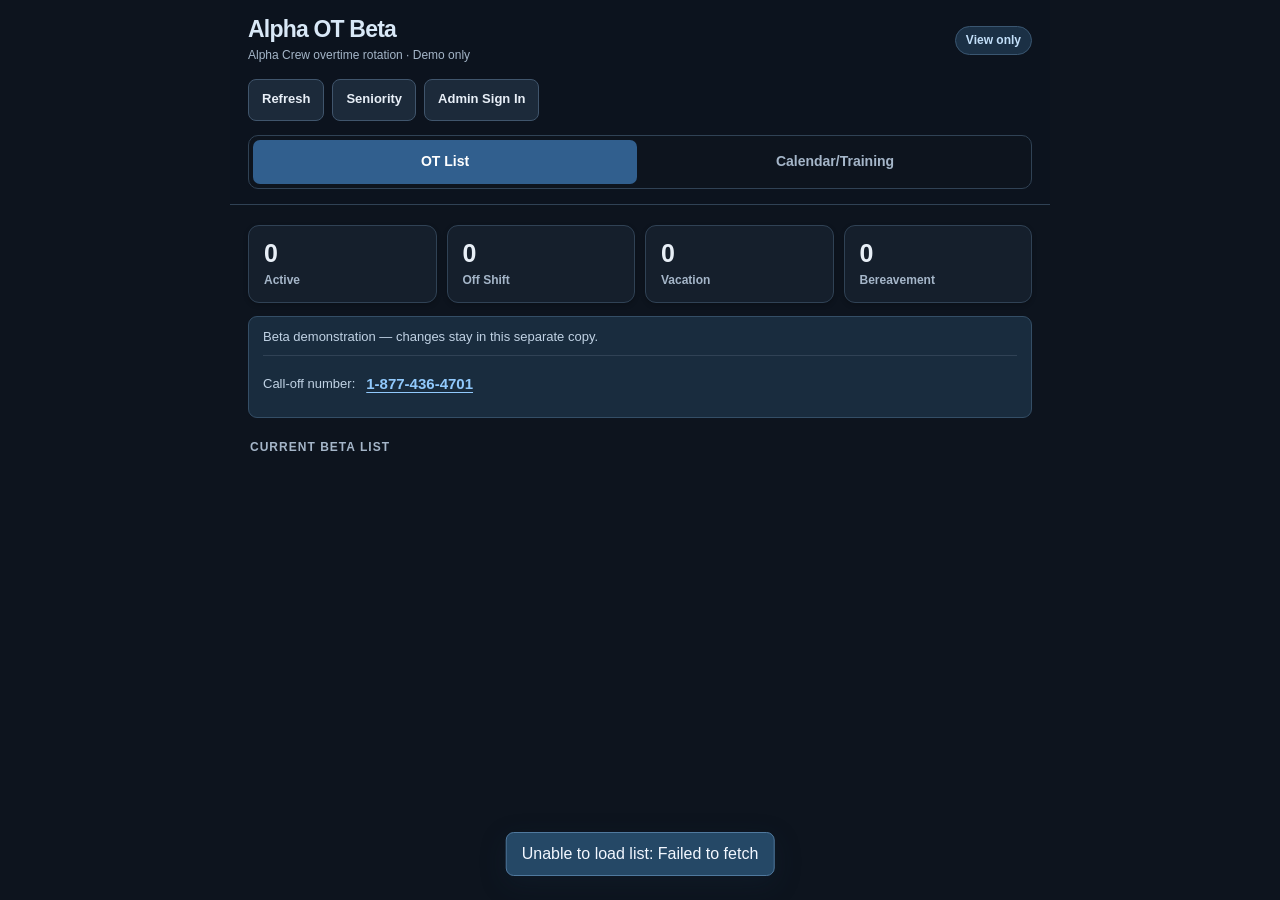
<file: beta/index.html>
<!doctype html><html><head><meta charset="utf-8"><meta name="viewport" content="width=device-width,initial-scale=1,viewport-fit=cover"><meta http-equiv="Cache-Control" content="no-cache, no-store, must-revalidate"><meta http-equiv="Pragma" content="no-cache"><meta http-equiv="Expires" content="0"><meta name="theme-color" content="#0d141e"><meta name="color-scheme" content="dark"><meta name="apple-mobile-web-app-capable" content="yes"><meta name="apple-mobile-web-app-status-bar-style" content="black-translucent"><meta name="apple-mobile-web-app-title" content="Alpha OT Beta"><title>Alpha OT Beta</title><link rel="manifest" href="manifest.webmanifest?v=20261003-dark-training-v1"><link rel="icon" href="../assets/favicon-32.png" type="image/png" sizes="32x32"><link rel="apple-touch-icon" href="../assets/apple-touch-icon-180.png" sizes="180x180"><style>
:root{--bg:#f3f6fa;--surface:#fff;--line:#dbe3ec;--text:#172638;--muted:#64758a;--navy:#17324d;--blue:#205f91;--blue-soft:#e7f1f9;--green:#176c51;--green-soft:#e5f5ee;--amber:#916115;--amber-soft:#fff3dd;--red:#9b3540;--red-soft:#fdebed}
*{box-sizing:border-box}html{background:var(--bg)}body{margin:0;min-height:100vh;background:var(--bg);color:var(--text);font-family:-apple-system,BlinkMacSystemFont,"Segoe UI",Roboto,sans-serif;line-height:1.4}
.app{max-width:820px;margin:auto;padding:0 18px calc(56px + env(safe-area-inset-bottom))}
header{position:sticky;top:0;z-index:9;margin:0 -18px;padding:calc(17px + env(safe-area-inset-top)) 18px 15px;background:rgba(255,255,255,.96);border-bottom:1px solid var(--line);backdrop-filter:blur(14px)}
.head{display:flex;align-items:center;justify-content:space-between;gap:16px}.title,.brand{min-width:0}.brandTitle,h1{margin:0;font-size:23px;line-height:1.12;letter-spacing:-.035em;font-weight:760;color:var(--navy)}.sub{font-size:12px;color:var(--muted);margin-top:4px}.pill{flex:0 0 auto;padding:5px 10px;border:1px solid #cbdceb;border-radius:999px;background:#f0f6fb;color:#315875;font-size:12px;font-weight:650;white-space:nowrap}
.tools{display:flex;flex-wrap:wrap;gap:8px;margin-top:15px}button{border:1px solid transparent;border-radius:8px;padding:9px 13px;font-family:inherit;font-size:13px;font-weight:650;line-height:1.25;cursor:pointer;min-height:42px}button:focus-visible,input:focus-visible,select:focus-visible{outline:3px solid #82b6dd;outline-offset:2px}.dark{background:#fff;color:var(--navy);border-color:#ccd8e4}.dark:hover{background:#f2f6fa}.blue{background:var(--navy);color:white}.blue:hover{background:#244d72}.hidden{display:none!important}
.stats{display:grid;grid-template-columns:repeat(3,minmax(0,1fr));gap:10px;margin:20px 0 13px}.stat{background:var(--surface);border:1px solid var(--line);border-radius:11px;padding:13px 15px}.stat b{display:block;font-size:25px;line-height:1.15;font-weight:750;font-variant-numeric:tabular-nums}.stat span{display:block;margin-top:5px;color:var(--muted);font-size:12px;font-weight:600}
.note{margin:12px 0 19px;padding:11px 14px;background:#eaf1f7;border:1px solid #d6e3ee;border-radius:9px;color:#4d6378;font-size:13px;line-height:1.45}.section{margin:21px 2px 10px;color:#596d80;font-size:12px;font-weight:750;text-transform:uppercase;letter-spacing:.085em}
.card,.rowcard{background:var(--surface);border:1px solid var(--line);border-radius:11px;margin-bottom:9px;overflow:hidden;box-shadow:0 1px 2px #17324d0a}.main{display:grid;grid-template-columns:56px minmax(0,1fr);align-items:start;gap:14px;padding:15px}.num{width:48px;height:48px;display:grid;place-items:center;border-radius:9px;background:var(--blue-soft);color:var(--blue);font-size:20px;font-weight:750;font-variant-numeric:tabular-nums}.num.off{background:#eef1f4;color:#738292}.nameRow{display:flex;align-items:center;gap:7px;flex-wrap:wrap}.name{font-size:17px;font-weight:720;letter-spacing:-.012em}.badge{display:inline-block;padding:3px 8px;border-radius:5px;font-size:11px;font-weight:650}.active{background:var(--green-soft);color:var(--green)}.offshift,.unavailbadge{background:#eef1f4;color:#596b7a}.vacation{background:var(--amber-soft);color:var(--amber)}.powerbadge{background:#f1eaf6;color:#765583}.calledoffbadge{background:var(--red-soft);color:var(--red)}.meta{margin-top:6px;color:#45586b;font-size:13px}.date{margin-top:2px;color:var(--muted);font-size:12px}.powercard{border-left:3px solid #a885b5}.num.power{background:#f1eaf6;color:#765583}.power-ineligible,.temp-unavailable{background:#f8f9fb}.power-ineligible .name,.temp-unavailable .name{color:#627182}
.actions{padding:9px 15px;border-top:1px solid var(--line);background:#fbfcfe}.actions button{min-height:36px}.editor{display:none;padding:15px;border-top:1px solid var(--line);background:#f8fafc}.card.open .editor{display:block}label{display:block;margin:12px 0 6px;font-size:13px;font-weight:700}select,input{width:100%;padding:11px 12px;border:1px solid #c5d2df;border-radius:8px;background:#fff;color:var(--text);font-size:16px}.row,.twocol{display:flex;gap:8px;margin-top:15px}.row>*,.twocol>*{flex:1}
dialog{width:min(92vw,560px);max-height:85vh;overflow:auto;padding:0;border:1px solid var(--line);border-radius:12px;background:white;color:var(--text);box-shadow:0 20px 65px #132b4150}dialog::backdrop{background:#132b4170}.modal{padding:20px}.modal h2{margin:0 0 8px;font-size:21px}.help{color:var(--muted);font-size:13px;line-height:1.5}.error{color:var(--red);font-size:13px;margin-top:10px}.ok{color:var(--green);font-size:12px;font-weight:700}.toast{position:fixed;left:50%;bottom:24px;z-index:20;max-width:90vw;overflow:hidden;text-overflow:ellipsis;white-space:nowrap;transform:translateX(-50%);padding:10px 15px;border-radius:8px;background:var(--navy);color:#fff;box-shadow:0 8px 26px #132b4140;opacity:0;transition:opacity .2s}.toast.show{opacity:1}
@media(max-width:460px){.app{padding-left:12px;padding-right:12px}header{margin:0 -12px;padding-left:12px;padding-right:12px}.brandTitle,h1{font-size:21px}.tools{display:grid;grid-template-columns:repeat(3,minmax(0,1fr));gap:7px}.tools button{min-width:0;padding:8px 5px;font-size:12px}.stat{padding:11px 10px}.stat b{font-size:23px}.main{grid-template-columns:46px minmax(0,1fr);gap:10px;padding:13px 11px}.num{width:42px;height:42px;font-size:18px}.name{font-size:16px}}
@media(max-width:345px){.brandTitle,h1{font-size:19px}.pill{font-size:10px;padding:5px 7px}.tools button{font-size:11px}}

.activityTitle{margin-top:10px;color:var(--muted);font-size:11px;font-weight:750;text-transform:uppercase;letter-spacing:.07em}.activityLine{display:flex;gap:8px;align-items:baseline;margin-top:4px;font-size:13px}.activityLine time{flex:0 0 95px;color:var(--navy);font-weight:650}.activityLine span{color:#536476}.noActivity{margin-top:4px;color:var(--muted);font-size:13px}.scheduled{margin-top:9px;padding-top:8px;border-top:1px solid var(--line);color:var(--blue);font-size:12px;font-weight:650}.actions{display:flex;gap:8px;flex-wrap:wrap}.historyHead{display:flex;justify-content:space-between;align-items:flex-start;gap:12px}.historyHead button{flex:0 0 auto}.historyContent{max-height:53vh;overflow:auto;margin-top:15px;overscroll-behavior:contain}.historyItem{border:1px solid var(--line);border-radius:8px;padding:11px;margin-bottom:8px;background:#fafcfe;font-size:13px}.historyDate{display:flex;justify-content:space-between;align-items:center;gap:8px;margin-bottom:4px;font-weight:750;color:var(--navy)}.historyDetail{margin-top:5px;font-size:12px;color:var(--muted);line-height:1.5;overflow-wrap:anywhere}.historyContent h3{font-size:12px;text-transform:uppercase;letter-spacing:.06em;color:var(--muted);margin:17px 0 8px}.historyEmpty{padding:15px;color:var(--muted);font-size:13px}@media(max-width:460px){.activityLine{display:block}.activityLine time{display:inline;margin-right:7px}.historyHead{align-items:center}.historyHead button{padding:7px 9px}}

.reorderTools{display:flex;align-items:center;gap:5px;padding:6px 10px 0;justify-content:flex-end}.reorderTools button{min-height:32px;padding:4px 10px;font-size:13px}.dragHandle{touch-action:none;cursor:grab;min-width:90px}.dragHandle:active{cursor:grabbing}.card.dragging{opacity:.55;box-shadow:0 10px 28px #17324d33}.card.dropBefore{border-top:4px solid var(--blue)}.card.dropAfter{border-bottom:4px solid var(--blue)}.reorderTools button:disabled{opacity:.4;cursor:not-allowed}
.calloffLine{display:flex;align-items:center;flex-wrap:wrap;column-gap:9px;margin-top:8px;padding-top:6px;border-top:1px solid var(--line)}.calloffLine>a{display:inline-flex;align-items:center;min-height:44px;padding:4px 2px;color:var(--blue);font-size:15px;font-weight:750;text-decoration:underline;text-underline-offset:3px;white-space:nowrap}.calloffLine>a:focus-visible{outline:3px solid var(--blue);outline-offset:3px;border-radius:4px}
</style><link rel="stylesheet" href="alpha-dark-v1.css"></head><body><div class="app"><header><div class="head"><div class="title"><div class="brand"><h1 class="brandTitle">Alpha OT Beta</h1><div class="sub">Alpha Crew overtime rotation · Demo only</div></div></div><div id="topMode" class="pill">View only</div></div><div class="tools"><button class="dark" onclick="loadAll()">Refresh</button><button type="button" class="dark" onclick="openSeniority()">Seniority</button><button class="dark" id="authBtn" onclick="openAuth()">Admin Sign In</button><button class="dark hidden" id="addBtn" onclick="newDate.value=today();newEvent.value='Initial';addDlg.showModal()">+ Add Officer</button><button class="dark hidden" id="accessBtn" onclick="openAccess()">Manage Access</button><button class="dark hidden" id="signoutBtn" onclick="signOut()">Sign Out</button></div></header><div class="stats"><div class="stat"><b id="ac">0</b><span>Active</span></div><div class="stat"><b id="oc">0</b><span>Off Shift</span></div><div class="stat"><b id="vc">0</b><span>Vacation</span></div></div><div class="note"><div id="viewerNote">Beta demonstration — changes stay in this separate copy.</div><div class="calloffLine"><span>Call-off number:</span><a id="calloffPhone" href="tel:+18774364701" aria-label="Call the call-off number, 1-877-436-4701">1-877-436-4701</a></div></div><div class="section">Current Beta List</div><div id="list"></div></div>
<dialog id="authDlg"><div class="modal"><h2>Admin Sign In</h2><div class="help">Sign in with your Alpha OT Beta account. The first Beta account becomes Admin. Additional accounts start as Viewer.</div><label>Email</label><input id="email" type="email" autocomplete="email" placeholder="you@example.com"><label>Password</label><input id="password" type="password" autocomplete="current-password" placeholder="At least 6 characters"><div id="authMsg" class="error"></div><div class="row"><button class="dark" onclick="authDlg.close()">Cancel</button><button class="blue" onclick="signIn()">Sign In</button></div><div class="row"><button class="dark" onclick="signUp()">Create Account</button></div></div></dialog>
<dialog id="addDlg"><div class="modal"><h2>Add Officer</h2><label>Name</label><input id="newName"><label>Status</label><select id="newStatus"><option>Active</option><option>Off Shift</option></select><label>Starting event</label><select id="newEvent" disabled><option value="Initial" selected>Initial</option></select><label for="newDate">Date added to OT list</label><input id="newDate" type="date" required><div class="help">New officers start at the bottom. Officers added together are ordered alphabetically by last name.</div><div class="row"><button class="dark" onclick="addDlg.close()">Cancel</button><button class="blue" onclick="addOfficer()">Add</button></div></div></dialog>
<dialog id="accessDlg"><div class="modal"><h2>Manage Access</h2><div class="help">New accounts start as Viewer. Promote only people you want to change the live overtime list.</div><div id="accessList" style="display:grid;gap:10px;margin-top:14px"></div><div id="accessMsg" class="error"></div><div class="row"><button class="dark" onclick="accessDlg.close()">Close</button></div></div></dialog><dialog id="historyDlg" aria-labelledby="historyTitle"><div class="modal"><div class="historyHead"><div><h2 id="historyTitle">60-Day History</h2><div id="historyRange" class="help"></div></div><button class="dark" onclick="historyDlg.close()">Close</button></div><label for="historyFilter">Show</label><select id="historyFilter" onchange="renderHistory()"><option value="all">All activity</option><option value="ot">OT only</option><option value="training">Training</option><option value="reversed">Reversed / canceled</option><option value="admin">Administrative changes</option></select><div id="historyContent" class="historyContent" aria-live="polite">Loading history…</div></div></dialog><div id="toast" class="toast"></div>
<script>
const APP_BUILD='20261010-beta-new-officer-initial-v1';
let historyOfficerId=null,historyData=null,historyNonce=0;
function clearHistory(){historyNonce++;historyOfficerId=null;historyData=null;if(historyDlg.open)historyDlg.close();historyContent.textContent='';historyRange.textContent=''}
historyDlg.addEventListener('close',()=>{historyNonce++;historyOfficerId=null;historyData=null;historyContent.textContent='' });
async function openHistory(id){if(role!=='admin')return;historyOfficerId=id;historyFilter.value='all';historyTitle.textContent='60-Day History';historyRange.textContent='';historyContent.textContent='Loading history…';historyDlg.showModal();await fetchHistory(id)}
async function fetchHistory(id){const nonce=++historyNonce,token=session?.access_token;try{let d=await api('/rest/v1/rpc/alpha_officer_history',{method:'POST',body:JSON.stringify({p_officer_id:id})});if(nonce!==historyNonce||role!=='admin'||session?.access_token!==token||historyOfficerId!==id||!historyDlg.open)return;historyData=d;historyTitle.textContent=d.name+' · 60-Day History';historyRange.textContent=d.crew+' Crew • '+fmt(d.from)+' – '+fmt(d.through);renderHistory()}catch(e){if(nonce!==historyNonce||!historyDlg.open)return;historyData=null;historyContent.textContent='Unable to load history: '+e.message}}
function stamp(s){return s?new Date(s).toLocaleString(undefined,{dateStyle:'medium',timeStyle:'short'}):'Not recorded'}
function eventLabel(e){if(e.baseline)return esc(e.action_type)+' · Baseline / imported starting record';if(e.action_type==='Volunteer OT'||e.action_type==='Required OT')return 'Recorded '+esc(e.action_type);return esc(e.action_type)}
function auditSummary(a){const before=a.before||{},after=a.after||{};if(a.action==='Manual list reorder')return `Position ${esc(before.group_position)} → ${esc(after.group_position)}${before.eligible_number&&after.eligible_number?` · Eligible #${esc(before.eligible_number)} → #${esc(after.eligible_number)}`:''}`;const fields=['status','event_date','action_type','reversed','rotation_sort_at','base_order','vacation_return_date','called_off_date','temporarily_unavailable','temporarily_unavailable_date','baseline_event_type','baseline_event_date'];let diffs=fields.filter(k=>JSON.stringify(before[k])!==JSON.stringify(after[k])).map(k=>`${k.replaceAll('_',' ')}: ${esc(String(before[k]??'—'))} → ${esc(String(after[k]??'—'))}`);return diffs.length?diffs.join('<br>'):esc(a.operation+' '+a.source)}
function renderHistory(){if(!historyData)return;let d=historyData,f=historyFilter.value,ev=(d.events||[]).filter(e=>f==='all'||(f==='ot'&&['Volunteer OT','Required OT'].includes(e.action_type))||(f==='training'&&e.action_type==='Training')||(f==='reversed'&&e.reversed)),changes=(f==='all'||f==='admin')?(d.administrative_changes||[]):[];let html='';if(f!=='admin'){html+=ev.map(e=>`<article class="historyItem"><div class="historyDate">${esc(fmt(e.event_date))}<span class="badge ${e.reversed?'calledoffbadge':'active'}">${e.reversed?'Reversed / canceled':'Valid recorded entry'}</span></div><div>${eventLabel(e)}</div>${e.reversed?`<div class="help">${esc(e.reversal_reason||'Reversed — reason not recorded')}</div>`:''}<div class="historyDetail">Entered: ${esc(stamp(e.created_at))} · By: ${esc(e.entered_by||'Not recorded')}${e.reversed?`<br>Reversed: ${esc(stamp(e.reversed_at))}`:''}</div></article>`).join('');if((f==='all'||f==='reversed')&&(d.upcoming||[]).length){let future=d.upcoming.filter(e=>f==='all'||e.reversed);if(future.length)html+='<h3>Upcoming / Scheduled</h3>'+future.map(e=>`<article class="historyItem"><div class="historyDate">${esc(fmt(e.event_date))}</div><div>${e.reversed?'Canceled assignment':'Scheduled'} • ${esc(e.action_type)}</div>${e.reversed?`<div class="help">${esc(e.reversal_reason||'Reversed — reason not recorded')}</div>`:''}</article>`).join('')}}if(changes.length){html+='<h3>Administrative changes</h3>'+changes.map(a=>`<article class="historyItem"><div class="historyDate">${esc(stamp(a.at))}</div><div>${esc(a.action||a.operation+' '+a.source)}</div><div class="historyDetail">By: ${esc(a.actor||'Not recorded')}</div><div class="historyDetail">${auditSummary(a)}</div></article>`).join('')}historyContent.innerHTML=html||'<div class="historyEmpty">No recorded activity in the last 60 days for this filter.</div>'}
const U='https://jpwrlsakjxaoczdkfckk.supabase.co',K='sb_publishable_9wOlMJEBZDpY2dLl4Um_gQ_YgmV9cj-';let officers=[],reorderBusy=false,drag=null,session=JSON.parse(localStorage.getItem('alpha_beta_session')||'null'),role='viewer';const isoLocal=d=>{let y=d.getFullYear(),m=String(d.getMonth()+1).padStart(2,'0'),x=String(d.getDate()).padStart(2,'0');return y+'-'+m+'-'+x},today=()=>isoLocal(new Date()),alphaWorks=s=>{let a=Date.UTC(2026,8,12),[y,m,d]=s.split('-').map(Number),n=Math.floor((Date.UTC(y,m-1,d)-a)/86400000),i=((n%14)+14)%14;return [0,1,2,5,6,10,11].includes(i)},powerAvailability=()=>{let now=new Date(),dow=now.getDay(),delta=dow===6?-1:dow===0?-2:5-dow,friday=new Date(now.getFullYear(),now.getMonth(),now.getDate()+delta),sat=new Date(friday.getFullYear(),friday.getMonth(),friday.getDate()+1),sun=new Date(friday.getFullYear(),friday.getMonth(),friday.getDate()+2),weekendAlphaWorks=alphaWorks(isoLocal(sat))||alphaWorks(isoLocal(sun));return weekendAlphaWorks?{label:'Available: Friday only',available:true}:{label:'Available: Friday, Saturday & Sunday',available:true}},eligible=o=>{let tempUnavailable=o.temporarily_unavailable&&o.temporarily_unavailable_date===today();if(o.status!=='Active'||tempUnavailable)return false;if(o.crew==='Power')return powerAvailability().available;return true},fmt=s=>{if(!s)return'';let[y,m,d]=s.split('-').map(Number);return new Date(y,m-1,d).toLocaleDateString(undefined,{month:'short',day:'numeric',year:'numeric'})},esc=s=>String(s??'').replace(/[&<>"']/g,c=>({'&':'&amp;','<':'&lt;','>':'&gt;','"':'&quot;',"'":'&#039;'}[c]));function openSeniority(){window.location.assign('seniority.html')}function toast(m){let t=document.getElementById('toast');t.textContent=m;t.classList.add('show');clearTimeout(window.tt);window.tt=setTimeout(()=>t.classList.remove('show'),2200)}function headers(auth=true){let h={'apikey':K,'Content-Type':'application/json'};h.Authorization='Bearer '+(auth&&session?.access_token?session.access_token:K);return h}async function api(path,opt={}){let r=await fetch(U+path,{...opt,headers:{...headers(opt.auth!==false),...(opt.headers||{})}}),txt=await r.text(),data;try{data=txt?JSON.parse(txt):null}catch{data=txt}if(!r.ok)throw new Error(data?.msg||data?.message||data?.error_description||data?.hint||('HTTP '+r.status));return data}async function loadRole(){let oldRole=role;role='viewer';if(!session?.access_token)return refreshMode();try{let p=await api('/rest/v1/profiles?select=role&id=eq.'+encodeURIComponent(session.user.id));if(p?.[0]?.role)role=p[0].role}catch(e){session=null;localStorage.removeItem('alpha_beta_session')}refreshMode();if(oldRole!==role)render()}function refreshMode(){if(role!=='admin')clearHistory();let edit=role==='admin'||role==='editor';topMode.textContent=role==='admin'?'Admin':role==='editor'?'Editor':'View only';authBtn.classList.toggle('hidden',!!session);signoutBtn.classList.toggle('hidden',!session);addBtn.classList.toggle('hidden',role!=='admin');accessBtn.classList.toggle('hidden',role!=='admin');viewerNote.textContent=role==='admin'&&!navigator.onLine?'Offline — connect to save a reorder.':edit?'You are signed in as '+role+'. Changes save to the shared live list.':'Beta demonstration — changes stay in this separate copy.'}function openAuth(){authMsg.textContent='';authDlg.showModal()}async function signUp(){authMsg.textContent='';const userEmail=email.value.trim(),userPassword=password.value;if(!userEmail){authMsg.textContent='Enter your email address before creating an account.';email.focus();return}if(!email.validity.valid){authMsg.textContent='Enter a valid email address.';email.focus();return}if(!userPassword||userPassword.length<6){authMsg.textContent='Enter a password with at least 6 characters.';password.focus();return}try{let d=await api('/auth/v1/signup',{method:'POST',auth:false,body:JSON.stringify({email:userEmail,password:userPassword})});if(d.access_token){session=d;localStorage.setItem('alpha_beta_session',JSON.stringify(session));authDlg.close();await loadRole();await loadAll();toast('Account created')}else{authMsg.textContent='Account created. Check your email to confirm it, then come back and sign in. New accounts start as Viewer.'}}catch(e){authMsg.textContent=e.message}}async function signIn(){authMsg.textContent='';const userEmail=email.value.trim(),userPassword=password.value;if(!userEmail||!userPassword){authMsg.textContent='Enter your email and password before signing in.';return}try{let d=await api('/auth/v1/token?grant_type=password',{method:'POST',auth:false,body:JSON.stringify({email:userEmail,password:userPassword})});session=d;localStorage.setItem('alpha_beta_session',JSON.stringify(session));authDlg.close();await loadRole();await loadAll();toast('Signed in')}catch(e){authMsg.textContent=e.message}}function signOut(){clearHistory();session=null;role='viewer';localStorage.removeItem('alpha_beta_session');refreshMode();render();toast('Signed out')}async function loadAll(){if(reorderBusy||drag)return;try{await api('/rest/v1/rpc/process_vacation_returns',{method:'POST',auth:false,body:'{}'})}catch{}try{officers=await api('/rest/v1/rpc/alpha_list_summary',{method:'POST',auth:false,body:'{}'});render();if(historyDlg.open&&historyOfficerId&&role==='admin')await fetchHistory(historyOfficerId)}catch(e){toast('Unable to load list: '+e.message)}}
function recentHTML(o){let items=o.recent_activity||[];if(!items.length)return '<div class="noActivity">No recorded activity</div>';return items.map(x=>`<div class="activityLine"><time>${esc(fmt(x.date))}</time><span>${esc((x.types||[]).join(' · '))}</span></div>`).join('')}
function render(){let act=officers.filter(o=>o.status==='Active'),vac=officers.filter(o=>o.status==='Vacation'),off=officers.filter(o=>o.status!=='Active'&&o.status!=='Vacation');list.innerHTML='';let n=0,edit=role==='admin'||role==='editor';for(let o of officers){let el=eligible(o),idx=officers.indexOf(o),canUp=validMove(idx,idx-1),canDown=validMove(idx,idx+1);if(el)n++;let tempUnavailable=o.temporarily_unavailable&&o.temporarily_unavailable_date===today();let isPower=o.crew==='Power',pAvail=isPower?powerAvailability():null,cls=o.status==='Active'?'active':o.status==='Vacation'?'vacation':'offshift';let statusLine=o.status==='Vacation'&&o.vacation_return_date?'Vacation • returns '+fmt(o.vacation_return_date):(isPower&&o.status==='Active'?pAvail.label:'');let c=document.createElement('div');c.className='card'+(isPower?' powercard':'')+(isPower&&o.status==='Active'&&!el&&!tempUnavailable?' power-ineligible':'')+(tempUnavailable?' temp-unavailable':'');c.id='c-'+o.id;c.dataset.id=o.id;c.innerHTML=`${role==='admin'&&(canUp||canDown)?`<div class="reorderTools"><button type="button" class="dark" aria-label="Move ${esc(o.name)} up" ${!canUp||!navigator.onLine?'disabled':''} onclick="moveStep('${o.id}',-1)">↑</button><button type="button" class="dark" aria-label="Move ${esc(o.name)} down" ${!canDown||!navigator.onLine?'disabled':''} onclick="moveStep('${o.id}',1)">↓</button><button type="button" class="dark dragHandle" aria-label="Drag ${esc(o.name)} to reorder" ${!navigator.onLine?'disabled':''} onpointerdown="startDrag(event,'${o.id}')">☰ Move</button></div>`:''}<div class="main"><div class="num ${el?'':'off'} ${isPower?'power':''}">${el?n:'–'}</div><div><div class="nameRow"><div class="name">${esc(o.name)}</div>${isPower?`<div class="badge powerbadge">Power Crew</div>`:''}${tempUnavailable?`<div class="badge unavailbadge">Unavailable Today</div>`:''}${o.called_off_date?`<div class="badge calledoffbadge">Called Off ${o.called_off_event_type==='Training'?'Training':'OT'} Day • ${esc(fmt(o.called_off_date))}</div>`:''}<div class="badge ${cls}">${esc(o.status)}</div></div>${statusLine?`<div class="meta">${esc(statusLine)}</div>`:''}<div class="activityTitle">Recent Activity</div>${recentHTML(o)}${o.upcoming?`<div class="scheduled">Scheduled • ${esc(fmt(o.upcoming.date))} — ${esc(o.upcoming.type)}</div>`:''}</div></div>${edit?`<div class="actions"><button class="dark" onclick="toggle('${o.id}')">Update Officer</button>${role==='admin'?`<button class="dark" onclick="openHistory('${o.id}')">60-Day History</button>`:''}</div><div class="editor"><label>Action / Status</label><select id="a-${o.id}" onchange="chg('${o.id}')">${['Active','Off Shift','Vacation','Unavailable Today','Volunteer OT','Required OT','Training','Called Off','Undo OT'].map(x=>`<option>${x}</option>`).join('')}</select><div id="dw-${o.id}"><label>Date</label><input type="date" id="d-${o.id}" value="${today()}"></div><div id="rw-${o.id}" class="hidden"><label>Vacation Return Date</label><input type="date" id="r-${o.id}" value="${today()}"></div><div class="row"><button class="blue" onclick="apply('${o.id}')">Save</button><button class="dark" onclick="toggle('${o.id}',false)">Cancel</button></div></div>`:''}`;list.appendChild(c)}ac.textContent=act.length;oc.textContent=off.length;vc.textContent=vac.length;refreshMode()}
function sameGroup(a,b){return a&&b&&a.crew===b.crew&&a.status===b.status}
function validMove(i,j){let a=officers[i],b=officers[j];return sameGroup(a,b)&&officers.slice(Math.min(i,j),Math.max(i,j)+1).every(x=>sameGroup(a,x))}
function moveStep(id,direction){if(role!=='admin'||reorderBusy||drag)return;let i=officers.findIndex(o=>o.id===id),j=i+direction;if(!validMove(i,j))return toast('Move within one crew and status section');saveMove(id,officers[j].id,direction<0?'before':'after')}
async function saveMove(id,anchor,placement){if(role!=='admin'||reorderBusy||!navigator.onLine)return toast('A connection and Admin access are required to save order');let i=officers.findIndex(o=>o.id===id),j=officers.findIndex(o=>o.id===anchor);if(!validMove(i,j))return toast('Move within one crew and status section');let destination=j+(placement==='after'?1:0);if(i<destination)destination--;if(destination===i)return;let revision=officers[0]?.revision;reorderBusy=true;let previous=officers.slice();officers.splice(i,1);officers.splice(destination,0,previous[i]);render();try{let result=await api('/rest/v1/rpc/alpha_manual_reorder',{method:'POST',body:JSON.stringify({p_officer_id:id,p_anchor_id:anchor,p_placement:placement,p_expected_revision:revision})});reorderBusy=false;await loadAll();if(result.saved)toast('Order saved')}catch(e){reorderBusy=false;officers=previous;render();await loadAll();toast(navigator.onLine?e.message:'A connection is required to reorder')} }
function clearDrag(){if(!drag)return;cancelAnimationFrame(drag.frame);document.querySelectorAll('.dragging,.dropBefore,.dropAfter').forEach(c=>c.classList.remove('dragging','dropBefore','dropAfter'));drag=null}
function startDrag(e,id){if(role!=='admin'||reorderBusy||!navigator.onLine){toast('A connection is required to reorder');return}if(e.button!==0&&e.pointerType==='mouse')return;e.preventDefault();let handle=e.currentTarget;handle.setPointerCapture(e.pointerId);drag={id,handle,target:null,placement:null,x:e.clientX,y:e.clientY,frame:null};document.getElementById('c-'+id).classList.add('dragging');handle.addEventListener('pointermove',dragMove);handle.addEventListener('pointerup',dragEnd,{once:true});handle.addEventListener('pointercancel',dragCancel,{once:true});autoScroll()}
function dragMove(e){if(!drag)return;drag.x=e.clientX;drag.y=e.clientY;document.querySelectorAll('.dropBefore,.dropAfter').forEach(c=>c.classList.remove('dropBefore','dropAfter'));let under=document.elementFromPoint(e.clientX,e.clientY)?.closest('.card'),src=officers.find(o=>o.id===drag.id),target=officers.find(o=>o.id===under?.dataset.id);drag.target=null;if(!target||!validMove(officers.indexOf(src),officers.indexOf(target))||src.id===target.id)return;drag.target=target.id;drag.placement=e.clientY<under.getBoundingClientRect().top+under.offsetHeight/2?'before':'after';under.classList.add(drag.placement==='before'?'dropBefore':'dropAfter')}
function autoScroll(){if(!drag)return;let edge=75,y=drag.y,h=window.innerHeight;if(y<edge)window.scrollBy(0,-Math.ceil((edge-y)/7));else if(y>h-edge)window.scrollBy(0,Math.ceil((y-h+edge)/7));if(drag.target)dragMove({clientX:drag.x,clientY:drag.y});drag.frame=requestAnimationFrame(autoScroll)}
function dragEnd(e){if(!drag)return;dragMove(e);let {id,target,placement,handle}=drag;handle.removeEventListener('pointermove',dragMove);clearDrag();if(target)saveMove(id,target,placement)}
function dragCancel(){if(!drag)return;drag.handle.removeEventListener('pointermove',dragMove);clearDrag()}
function toggle(id,f){document.querySelectorAll('.card.open').forEach(x=>{if(x.id!=='c-'+id)x.classList.remove('open')});let c=document.getElementById('c-'+id);f===false?c.classList.remove('open'):c.classList.toggle('open')}function chg(id){let a=document.getElementById('a-'+id).value;document.getElementById('rw-'+id).classList.toggle('hidden',a!=='Vacation');document.getElementById('dw-'+id).classList.toggle('hidden',a==='Active'||a==='Off Shift'||a==='Unavailable Today')}async function apply(id){try{let a=document.getElementById('a-'+id).value,d=document.getElementById('d-'+id)?.value||today(),r=document.getElementById('r-'+id)?.value||null;await api('/rest/v1/rpc/alpha_apply_action_auth',{method:'POST',body:JSON.stringify({p_officer_id:id,p_action:a,p_event_date:d,p_vacation_return_date:r})});toast('Saved');await loadAll()}catch(e){toast(e.message)}}async function addOfficer(){try{let name=newName.value.trim();if(!name)return toast('Enter the officer name');if(!newDate.value)return toast('Enter the date added to the list');await api('/rest/v1/rpc/alpha_add_officer_auth',{method:'POST',body:JSON.stringify({p_name:name,p_status:newStatus.value,p_baseline_event_type:'Initial',p_baseline_event_date:newDate.value})});addDlg.close();newName.value='';newDate.value=today();toast(name+' added as Initial');await loadAll()}catch(e){toast(e.message)}}async function openAccess(){if(role!=='admin')return toast('Admin access required');accessMsg.textContent='';accessList.innerHTML='<div class="help">Loading accounts…</div>';accessDlg.showModal();try{let rows=await api('/rest/v1/profiles?select=id,email,role&order=created_at.asc');accessList.innerHTML='';if(!rows.length){accessList.innerHTML='<div class="help">No accounts yet.</div>';return}for(let p of rows){let wrap=document.createElement('div');wrap.style.cssText='background:#f8fafc;border:1px solid #dbe3ec;border-radius:9px;padding:12px';wrap.innerHTML=`<div style="font-weight:800;word-break:break-word">${esc(p.email||'No email')}</div><div style="display:flex;gap:8px;align-items:center;margin-top:9px"><select id="role-${p.id}" style="margin:0">${['viewer','editor','admin'].map(r=>`<option value="${r}" ${r===p.role?'selected':''}>${r[0].toUpperCase()+r.slice(1)}</option>`).join('')}</select><button class="blue" style="flex:0 0 auto" onclick="saveRole('${p.id}')">Save</button></div>`;accessList.appendChild(wrap)}}catch(e){accessMsg.textContent=e.message}}async function saveRole(id){if(role!=='admin')return toast('Admin access required');let next=document.getElementById('role-'+id).value;try{await api('/rest/v1/profiles?id=eq.'+encodeURIComponent(id),{method:'PATCH',headers:{'Prefer':'return=minimal'},body:JSON.stringify({role:next})});toast('Access updated');await loadRole();if(role==='admin')await openAccess();else accessDlg.close()}catch(e){toast(e.message)}}async function checkForAppUpdate(){try{let r=await fetch(location.pathname+'?buildcheck='+Date.now(),{cache:'no-store'});let txt=await r.text(),m=txt.match(/const APP_BUILD='([^']+)'/);if(m&&m[1]!==APP_BUILD){location.reload()}}catch(e){}}window.addEventListener('online',()=>{render();loadAll()});window.addEventListener('offline',render);document.addEventListener('visibilitychange',()=>{if(!document.hidden){checkForAppUpdate();if(session)loadRole()}});window.addEventListener('storage',e=>{if(e.key==='alpha_beta_session'){let next;try{next=JSON.parse(e.newValue||'null')}catch{next=null}if(next?.access_token!==session?.access_token){clearHistory();session=next;loadRole().then(loadAll)}}});setInterval(()=>{if(session)loadRole()},30000);setInterval(checkForAppUpdate,60000);(async()=>{await loadRole();await loadAll()})();function autoRefreshList(){if(reorderBusy||drag||document.querySelector('.card.open')||document.querySelector('dialog[open]'))return;loadAll()}setInterval(autoRefreshList,30000);
</script><script src="alpha-calendar-v3.js?v=20261011-next-work-block-bereavement-v1"></script><script src="../alpha-bulk-v1.js?v=20261010-bulk-assignment-v1"></script><script src="../alpha-undo-v1.js?v=20261010-universal-undo-v1"></script><script src="alpha-call-numbers-v1.js?v=20261011-beta-call-numbers-v1"></script></body></html>
</file>
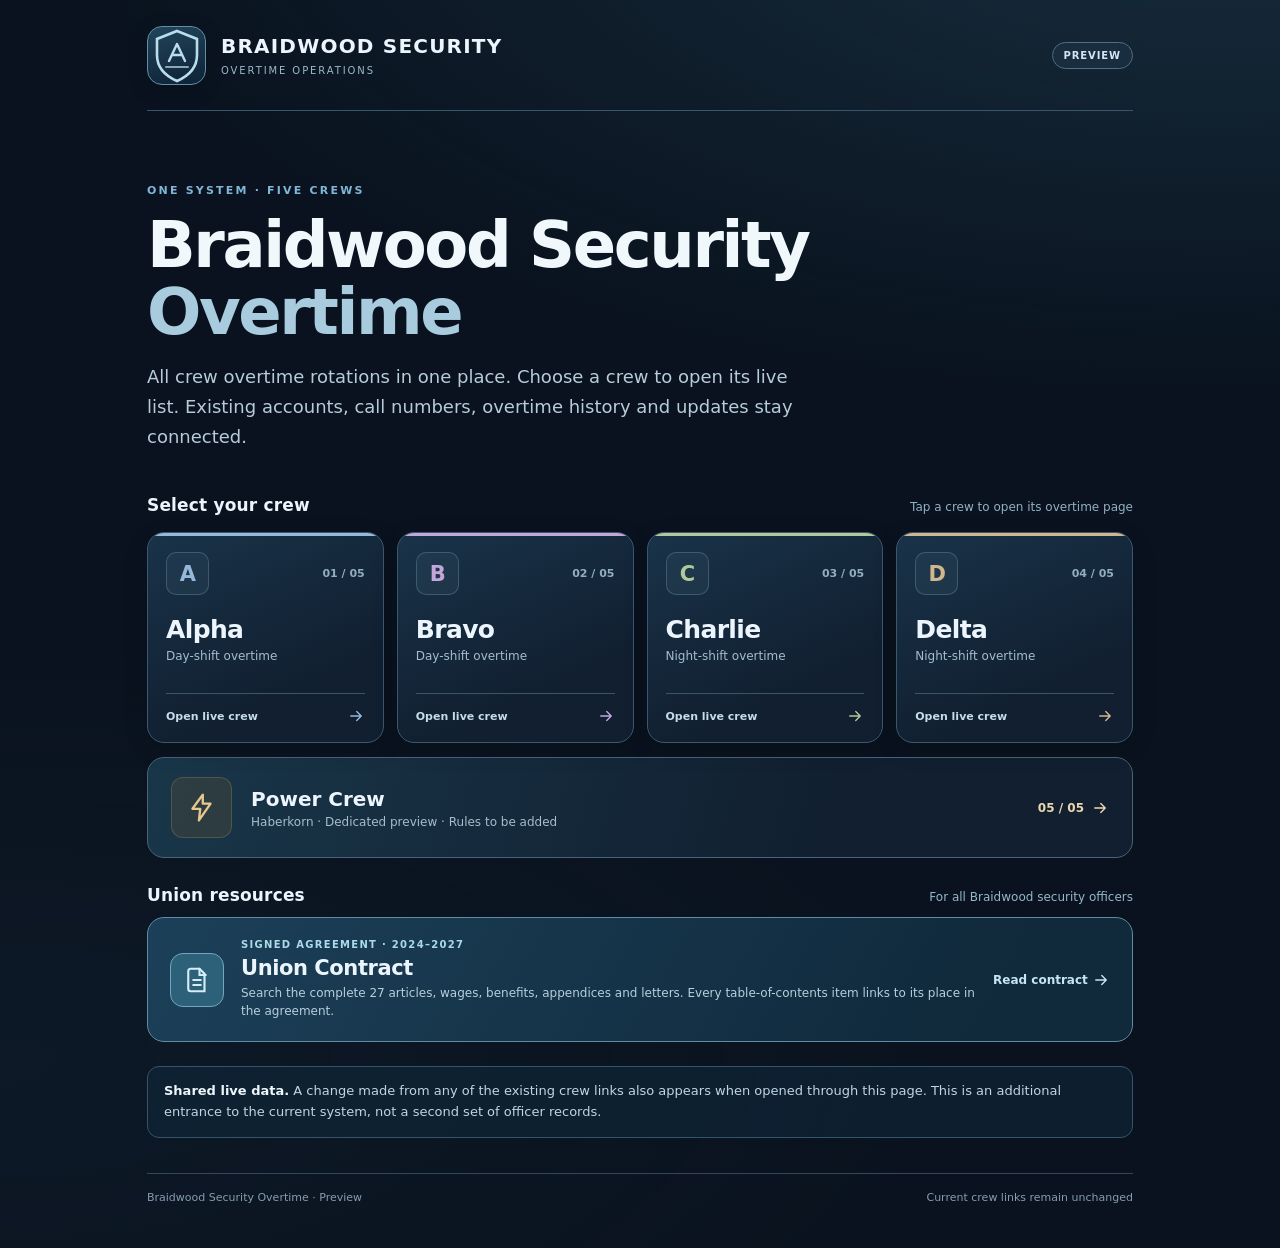
<file: braidwood/index.html>
<!doctype html>
<html lang="en"><head><meta charset="utf-8"><meta name="viewport" content="width=device-width,initial-scale=1">
<meta name="theme-color" content="#0c1827"><meta name="description" content="Braidwood Security Overtime — one entry point for Alpha, Bravo, Charlie, Delta, and Power crews.">
<meta name="apple-mobile-web-app-capable" content="yes"><meta name="apple-mobile-web-app-title" content="Braidwood OT">
<title>Braidwood Security Overtime | Select Your Crew</title>
<link rel="icon" type="image/svg+xml" href="./icon.svg">
<link rel="manifest" href="./manifest.webmanifest">
<style>
:root{color-scheme:dark;font-family:system-ui,-apple-system,BlinkMacSystemFont,"Segoe UI",sans-serif;color:#ecf5fd;background:#09121e;font-synthesis:none}
*{box-sizing:border-box}html{min-height:100%;background:#09121e}body{margin:0;min-height:100vh;background:radial-gradient(ellipse 90% 42% at 95% -10%,#25465a87,transparent),radial-gradient(ellipse 75% 33% at 0% 85%,#1b31443b,transparent),#09121e}
button,a{-webkit-tap-highlight-color:transparent}a:focus-visible{outline:3px solid #a4d8f0;outline-offset:3px}
.wrap{max-width:1070px;margin:0 auto;padding:26px clamp(18px,4vw,42px) 44px}
.mast{display:flex;align-items:center;justify-content:space-between;gap:16px;padding-bottom:25px;border-bottom:1px solid #3a566b}
.brand{display:flex;gap:15px;align-items:center;min-width:0}.mark{display:grid;place-items:center;width:59px;height:59px;border:1px solid #5f90a7;border-radius:15px;background:linear-gradient(165deg,#22445b,#0e2235);color:#baddec;box-shadow:0 4px 22px #0002}
.brandcopy strong{font-size:clamp(16px,3vw,20px);line-height:1.15;letter-spacing:.06em;display:block}.brandcopy span{display:block;text-transform:uppercase;font-size:10px;color:#9bb9ca;letter-spacing:.19em;margin-top:7px}
.preview{border:1px solid #536c7e;background:#182d40;color:#d3e5f2;border-radius:99px;padding:7px 11px;font-size:10px;letter-spacing:.09em;font-weight:750;white-space:nowrap}
.hero{padding:clamp(42px,7vw,73px) 0 31px;max-width:840px}.eyebrow{text-transform:uppercase;letter-spacing:.2em;color:#80b6d7;font-size:11px;font-weight:780}.hero h1{font-size:clamp(35px,6vw,64px);letter-spacing:-.038em;line-height:1.05;margin:15px 0 16px;color:#f1f8fc}.hero h1 span{color:#a8cbde}.hero p{font-size:clamp(15px,2vw,18px);line-height:1.65;color:#b7ccd9;margin:0;max-width:650px}
.section-head{display:flex;justify-content:space-between;align-items:baseline;flex-wrap:wrap;gap:6px 15px;margin:13px 0 17px}.section-head h2{font-size:17px;letter-spacing:.01em;margin:0}.section-head p{font-size:12px;color:#91b1c3;margin:0}
.crews{display:grid;grid-template-columns:repeat(4,minmax(0,1fr));gap:13px}.crew{--accent:#9ab5c6;text-decoration:none;color:inherit;position:relative;isolation:isolate;display:flex;flex-direction:column;min-height:211px;overflow:hidden;padding:19px 18px 17px;border:1px solid #3c5870;border-radius:17px;background:linear-gradient(155deg,#193349,#111f30 72%);box-shadow:0 7px 24px #0002;transition:transform .18s,border-color .18s,box-shadow .18s}
.crew::before{content:"";position:absolute;inset:0 0 auto;height:3px;background:var(--accent)}
.crew:hover{transform:translateY(-3px);border-color:var(--accent);box-shadow:0 12px 34px #0004}.crew:active{transform:translateY(0)}
.crew .topline{display:flex;align-items:center;justify-content:space-between;gap:8px}
.crew .monogram{display:grid;place-items:center;border:1px solid #69869b70;border-radius:10px;background:#29425578;color:var(--accent);width:43px;height:43px;font-size:21px;font-weight:850;letter-spacing:-.04em}
.crew .num{font-size:11px;color:#92aec1;font-weight:650}
.crew h3{font-size:25px;margin:20px 0 5px;letter-spacing:-.025em;font-weight:760}
.crew p{font-size:12px;color:#a4bece;margin:0 0 15px}
.crew .foot{margin-top:auto;display:flex;justify-content:space-between;align-items:center;gap:6px;border-top:1px solid #3a5668;padding-top:13px;font-size:11px;font-weight:700;color:#c5ddeb}
.crew .foot svg{color:var(--accent);transition:transform .2s}.crew:hover .foot svg{transform:translateX(4px)}
.crew.alpha{--accent:#96b8db}.crew.bravo{--accent:#c4a6da}.crew.charlie{--accent:#b1c99a}.crew.delta{--accent:#d2b78e}
.power{display:flex;gap:19px;align-items:center;padding:19px 23px;margin-top:14px;border-radius:17px;border:1px solid #496477;background:linear-gradient(105deg,#193649,#111f30 70%);text-decoration:none;color:inherit;transition:border-color .2s,transform .2s}
.power:hover{border-color:#dfcb97;transform:translateY(-2px)}.power .picon{color:#e6c88e;background:#4b483a6e;border-radius:12px;border:1px solid #8e825f60;padding:14px;display:grid;place-items:center}
.power .powercopy{flex:1}.power h3{font-size:20px;margin:0 0 4px}.power p{font-size:12px;color:#a7bdcc;margin:0}.power .r{display:flex;align-items:center;gap:7px;color:#ebd7ae;font-size:12px;font-weight:750;white-space:nowrap}
.note{margin:24px 0 0;padding:14px 16px;border-radius:12px;background:#10283a9a;border:1px solid #35536a;color:#bfd5e4;font-size:13px;line-height:1.6}
.note strong{color:#edf6fa}footer{display:flex;justify-content:space-between;flex-wrap:wrap;gap:8px;border-top:1px solid #304859;margin-top:35px;padding-top:17px;color:#849eaf;font-size:11px}
@media(max-width:780px){.crews{grid-template-columns:repeat(2,minmax(0,1fr))}.crew{min-height:197px}.hero{padding-top:38px}.mast{padding-bottom:18px}}
@media(max-width:430px){.wrap{padding-left:16px;padding-right:16px}.mark{width:49px;height:49px}.mark svg{width:44px;height:44px}.brandcopy strong{font-size:15px}.brandcopy span{font-size:9px;letter-spacing:.1em}.preview{font-size:9px;padding:6px 9px}.crew{min-height:187px;padding:14px}.crew h3{font-size:21px}.crew p{font-size:11px}.power{padding:15px;gap:12px}.power .picon{padding:10px}.power h3{font-size:18px}.power .r{font-size:11px}}
@media(prefers-reduced-motion:reduce){.crew,.crew .foot svg,.power{transition:none!important}}

/* Signed union agreement resource: a separate destination, not a sixth crew. */
.resources-head{display:flex;align-items:baseline;justify-content:space-between;gap:14px;flex-wrap:wrap;margin:27px 0 12px}
.resources-head h2{font-size:17px;margin:0;letter-spacing:.01em}.resources-head span{font-size:12px;color:#96b7c9}
.contract-card{display:flex;gap:17px;align-items:center;padding:21px 22px;border:1px solid #618ba2;border-radius:17px;background:linear-gradient(120deg,#1c4059,#10293b 85%);color:inherit;text-decoration:none;transition:border-color .2s,transform .2s,box-shadow .2s}
.contract-card:hover{border-color:#a4d7e9;transform:translateY(-2px);box-shadow:0 9px 30px #0003}
.contract-icon{width:54px;height:54px;border-radius:13px;background:#2c6179;border:1px solid #70a6c0;display:grid;place-items:center;flex:none;color:#d5edf6}
.contract-copy{min-width:0;flex:1}.contract-copy .eyebrow{font-size:10px;letter-spacing:.13em;margin:0 0 6px;color:#a9dbe9}.contract-copy h3{font-size:21px;margin:0 0 4px;font-weight:800;letter-spacing:-.02em}
.contract-copy p{color:#b6cfdc;font-size:12px;line-height:1.5;margin:0}
.contract-open{white-space:nowrap;font-size:12px;font-weight:750;color:#c5e7f5}
@media(max-width:530px){.contract-card{padding:16px 15px;gap:12px}.contract-icon{width:44px;height:44px}.contract-copy h3{font-size:18px}.contract-open{font-size:0}.contract-open svg{width:21px;height:21px}}
</style></head>
<body><div class="wrap">
<header class="mast"><div class="brand"><div class="mark"><svg viewBox="0 0 56 56" width="56" height="56" fill="none" aria-hidden="true"><path d="M28 3 48 11v16c0 11.8-7.8 20.7-20 26C15.8 47.7 8 38.8 8 27V11L28 3Z" stroke="currentColor" stroke-width="2.6"/><path d="m20 33 8-17 8 17M23 27h10" stroke="currentColor" stroke-width="2.4" stroke-linecap="round" stroke-linejoin="round"/><path d="M17 39h22" stroke="currentColor" stroke-width="2" stroke-linecap="round" opacity=".7"/></svg></div><div class="brandcopy"><strong>BRAIDWOOD SECURITY</strong><span>Overtime Operations</span></div></div><span class="preview">PREVIEW</span></header>
<main><section class="hero"><div class="eyebrow">One system · Five crews</div><h1>Braidwood Security <span>Overtime</span></h1><p>All crew overtime rotations in one place. Choose a crew to open its live list. Existing accounts, call numbers, overtime history and updates stay connected.</p></section>
<div class="section-head"><h2>Select your crew</h2><p>Tap a crew to open its overtime page</p></div>
<div class="crews">
<a class="crew alpha" href="../" aria-label="Open Alpha Crew Overtime"><span class="topline"><span class="monogram">A</span><span class="num">01 / 05</span></span><h3>Alpha</h3><p>Day-shift overtime</p><span class="foot">Open live crew <svg viewBox="0 0 24 24" width="18" height="18" fill="none" aria-hidden="true"><path d="M5 12h14m-6-6 6 6-6 6" stroke="currentColor" stroke-width="1.8" stroke-linecap="round" stroke-linejoin="round"/></svg></span></a>
<a class="crew bravo" href="../bravo/" aria-label="Open Bravo Crew Overtime"><span class="topline"><span class="monogram">B</span><span class="num">02 / 05</span></span><h3>Bravo</h3><p>Day-shift overtime</p><span class="foot">Open live crew <svg viewBox="0 0 24 24" width="18" height="18" fill="none" aria-hidden="true"><path d="M5 12h14m-6-6 6 6-6 6" stroke="currentColor" stroke-width="1.8" stroke-linecap="round" stroke-linejoin="round"/></svg></span></a>
<a class="crew charlie" href="../charlie/" aria-label="Open Charlie Crew Overtime"><span class="topline"><span class="monogram">C</span><span class="num">03 / 05</span></span><h3>Charlie</h3><p>Night-shift overtime</p><span class="foot">Open live crew <svg viewBox="0 0 24 24" width="18" height="18" fill="none" aria-hidden="true"><path d="M5 12h14m-6-6 6 6-6 6" stroke="currentColor" stroke-width="1.8" stroke-linecap="round" stroke-linejoin="round"/></svg></span></a>
<a class="crew delta" href="../delta/" aria-label="Open Delta Crew Overtime"><span class="topline"><span class="monogram">D</span><span class="num">04 / 05</span></span><h3>Delta</h3><p>Night-shift overtime</p><span class="foot">Open live crew <svg viewBox="0 0 24 24" width="18" height="18" fill="none" aria-hidden="true"><path d="M5 12h14m-6-6 6 6-6 6" stroke="currentColor" stroke-width="1.8" stroke-linecap="round" stroke-linejoin="round"/></svg></span></a>
</div>
<a class="power" href="./power/" aria-label="Open Power Crew preview"><span class="picon"><svg width="31" height="31" viewBox="0 0 24 24" fill="none" aria-hidden="true"><path d="m13 2-8 11h6l-1 9 9-13h-6l0-7Z" stroke="currentColor" stroke-width="1.8" stroke-linejoin="round"/></svg></span><span class="powercopy"><h3>Power Crew</h3><p>Haberkorn · Dedicated preview · Rules to be added</p></span><span class="r">05 / 05 <svg viewBox="0 0 24 24" width="18" height="18" fill="none" aria-hidden="true"><path d="M5 12h14m-6-6 6 6-6 6" stroke="currentColor" stroke-width="1.8" stroke-linecap="round" stroke-linejoin="round"/></svg></span></a>
<div class="resources-head"><h2>Union resources</h2><span>For all Braidwood security officers</span></div>
<a class="contract-card" href="./contract/" aria-label="Open the signed NUNSO union contract for 2024 through 2027">
<span class="contract-icon"><svg viewBox="0 0 24 24" width="30" height="30" fill="none" aria-hidden="true"><path d="M7 3h7l4 4v14H7a2 2 0 0 1-2-2V5a2 2 0 0 1 2-2Z" stroke="currentColor" stroke-width="1.7"/><path d="M14 3v5h5M9 12h6M9 16h6" stroke="currentColor" stroke-width="1.7" stroke-linecap="round"/></svg></span>
<span class="contract-copy"><div class="eyebrow">SIGNED AGREEMENT · 2024–2027</div><h3>Union Contract</h3><p>Search the complete 27 articles, wages, benefits, appendices and letters. Every table-of-contents item links to its place in the agreement.</p></span>
<span class="contract-open">Read contract <svg viewBox="0 0 24 24" width="18" height="18" fill="none" aria-hidden="true" style="vertical-align:middle"><path d="M5 12h14m-6-6 6 6-6 6" stroke="currentColor" stroke-width="1.8" stroke-linecap="round" stroke-linejoin="round"/></svg></span>
</a>
<div class="note"><strong>Shared live data.</strong> A change made from any of the existing crew links also appears when opened through this page. This is an additional entrance to the current system, not a second set of officer records.</div>
</main><footer><span>Braidwood Security Overtime · Preview</span><span>Current crew links remain unchanged</span></footer>
</div></body></html>
</file>
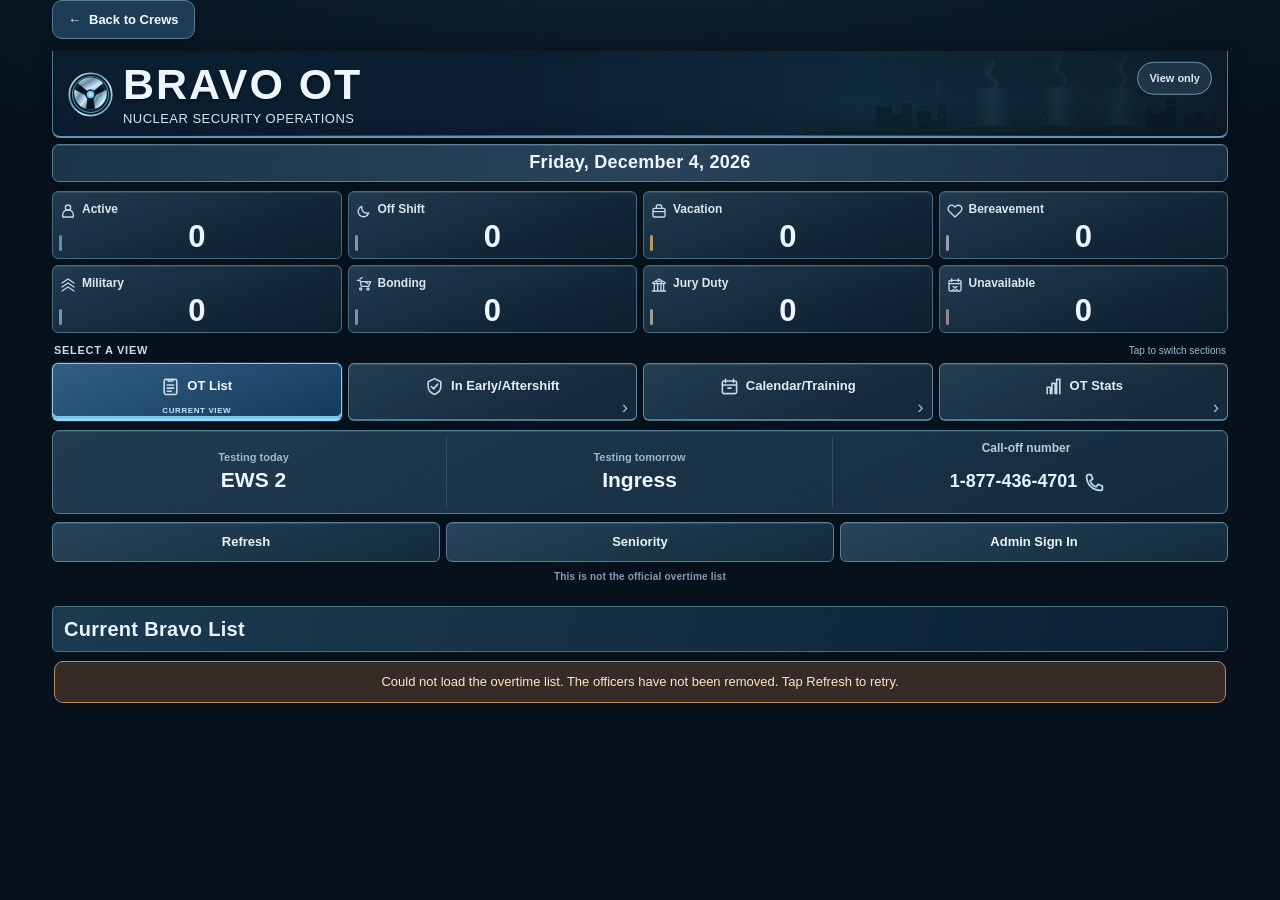
<file: bravo/index.html>
<!doctype html><html lang="en"><head><meta charset="utf-8"><meta name="viewport" content="width=device-width,initial-scale=1,viewport-fit=cover"><meta http-equiv="Cache-Control" content="no-cache, no-store, must-revalidate"><meta http-equiv="Pragma" content="no-cache"><meta http-equiv="Expires" content="0"><meta name="theme-color" content="#0d141e"><meta name="color-scheme" content="dark"><meta name="apple-mobile-web-app-capable" content="yes"><meta name="apple-mobile-web-app-status-bar-style" content="black-translucent"><meta name="apple-mobile-web-app-title" content="Bravo OT"><title>Bravo OT</title><link rel="manifest" href="manifest.webmanifest?v=20261107-bravo-permanent-v1"><link rel="icon" href="icon.svg" type="image/svg+xml"><link rel="apple-touch-icon" href="icon.svg"><style>
:root{--bg:#f3f6fa;--surface:#fff;--line:#dbe3ec;--text:#172638;--muted:#64758a;--navy:#17324d;--blue:#205f91;--blue-soft:#e7f1f9;--green:#176c51;--green-soft:#e5f5ee;--amber:#916115;--amber-soft:#fff3dd;--red:#9b3540;--red-soft:#fdebed}
*{box-sizing:border-box}html{background:var(--bg)}body{margin:0;min-height:100vh;background:var(--bg);color:var(--text);font-family:-apple-system,BlinkMacSystemFont,"Segoe UI",Roboto,sans-serif;line-height:1.4}
.app{max-width:820px;margin:auto;padding:0 18px calc(56px + env(safe-area-inset-bottom))}
header{position:sticky;top:0;z-index:9;margin:0 -18px;padding:calc(17px + env(safe-area-inset-top)) 18px 15px;background:rgba(255,255,255,.96);border-bottom:1px solid var(--line);backdrop-filter:blur(14px)}
.head{display:flex;align-items:center;justify-content:space-between;gap:16px}.title,.brand{min-width:0}.brandTitle,h1{margin:0;font-size:23px;line-height:1.12;letter-spacing:-.035em;font-weight:760;color:var(--navy)}.sub{font-size:12px;color:var(--muted);margin-top:4px}.pill{flex:0 0 auto;padding:5px 10px;border:1px solid #cbdceb;border-radius:999px;background:#f0f6fb;color:#315875;font-size:12px;font-weight:650;white-space:nowrap}
.tools{display:flex;flex-wrap:wrap;gap:8px;margin-top:15px}button{border:1px solid transparent;border-radius:8px;padding:9px 13px;font-family:inherit;font-size:13px;font-weight:650;line-height:1.25;cursor:pointer;min-height:42px}button:focus-visible,input:focus-visible,select:focus-visible{outline:3px solid #82b6dd;outline-offset:2px}.dark{background:#fff;color:var(--navy);border-color:#ccd8e4}.dark:hover{background:#f2f6fa}.blue{background:var(--navy);color:white}.blue:hover{background:#244d72}.hidden{display:none!important}
.stats{display:grid;grid-template-columns:repeat(3,minmax(0,1fr));gap:10px;margin:20px 0 13px}.stat{background:var(--surface);border:1px solid var(--line);border-radius:11px;padding:13px 15px}.stat b{display:block;font-size:25px;line-height:1.15;font-weight:750;font-variant-numeric:tabular-nums}.stat span{display:block;margin-top:5px;color:var(--muted);font-size:12px;font-weight:600}
.note{margin:12px 0 19px;padding:11px 14px;background:#eaf1f7;border:1px solid #d6e3ee;border-radius:9px;color:#4d6378;font-size:13px;line-height:1.45}.section{margin:21px 2px 10px;color:#596d80;font-size:12px;font-weight:750;text-transform:uppercase;letter-spacing:.085em}
.card,.rowcard{background:var(--surface);border:1px solid var(--line);border-radius:11px;margin-bottom:9px;overflow:hidden;box-shadow:0 1px 2px #17324d0a}.main{display:grid;grid-template-columns:56px minmax(0,1fr);align-items:start;gap:14px;padding:15px}.num{width:48px;height:48px;display:grid;place-items:center;border-radius:9px;background:var(--blue-soft);color:var(--blue);font-size:20px;font-weight:750;font-variant-numeric:tabular-nums}.num.off{background:#eef1f4;color:#738292}.nameRow{display:flex;align-items:center;gap:7px;flex-wrap:wrap}.name{font-size:17px;font-weight:720;letter-spacing:-.012em}.badge{display:inline-block;padding:3px 8px;border-radius:5px;font-size:11px;font-weight:650}.active{background:var(--green-soft);color:var(--green)}.offshift,.unavailbadge{background:#eef1f4;color:#596b7a}.vacation{background:var(--amber-soft);color:var(--amber)}.powerbadge{background:#f1eaf6;color:#765583}.calledoffbadge{background:var(--red-soft);color:var(--red)}.meta{margin-top:6px;color:#45586b;font-size:13px}.date{margin-top:2px;color:var(--muted);font-size:12px}.powercard{border-left:3px solid #a885b5}.num.power{background:#f1eaf6;color:#765583}.power-ineligible,.temp-unavailable{background:#f8f9fb}.power-ineligible .name,.temp-unavailable .name{color:#627182}
.actions{padding:9px 15px;border-top:1px solid var(--line);background:#fbfcfe}.actions button{min-height:36px}.editor{display:none;padding:15px;border-top:1px solid var(--line);background:#f8fafc}.card.open .editor{display:block}label{display:block;margin:12px 0 6px;font-size:13px;font-weight:700}select,input{width:100%;padding:11px 12px;border:1px solid #c5d2df;border-radius:8px;background:#fff;color:var(--text);font-size:16px}.row,.twocol{display:flex;gap:8px;margin-top:15px}.row>*,.twocol>*{flex:1}
dialog{width:min(92vw,560px);max-height:85vh;overflow:auto;padding:0;border:1px solid var(--line);border-radius:12px;background:white;color:var(--text);box-shadow:0 20px 65px #132b4150}dialog::backdrop{background:#132b4170}.modal{padding:20px}.modal h2{margin:0 0 8px;font-size:21px}.help{color:var(--muted);font-size:13px;line-height:1.5}.error{color:var(--red);font-size:13px;margin-top:10px}.ok{color:var(--green);font-size:12px;font-weight:700}.toast{position:fixed;left:50%;bottom:24px;z-index:20;max-width:90vw;overflow:hidden;text-overflow:ellipsis;white-space:nowrap;transform:translateX(-50%);padding:10px 15px;border-radius:8px;background:var(--navy);color:#fff;box-shadow:0 8px 26px #132b4140;opacity:0;transition:opacity .2s}.toast.show{opacity:1}
@media(max-width:460px){.app{padding-left:12px;padding-right:12px}header{margin:0 -12px;padding-left:12px;padding-right:12px}.brandTitle,h1{font-size:21px}.tools{display:grid;grid-template-columns:repeat(3,minmax(0,1fr));gap:7px}.tools button{min-width:0;padding:8px 5px;font-size:12px}.stat{padding:11px 10px}.stat b{font-size:23px}.main{grid-template-columns:46px minmax(0,1fr);gap:10px;padding:13px 11px}.num{width:42px;height:42px;font-size:18px}.name{font-size:16px}}
@media(max-width:345px){.brandTitle,h1{font-size:19px}.pill{font-size:10px;padding:5px 7px}.tools button{font-size:11px}}

.activityTitle{margin-top:10px;color:var(--muted);font-size:11px;font-weight:750;text-transform:uppercase;letter-spacing:.07em}.activityLine{display:flex;gap:8px;align-items:baseline;margin-top:4px;font-size:13px}.activityLine time{flex:0 0 95px;color:var(--navy);font-weight:650}.activityLine span{color:#536476}.noActivity{margin-top:4px;color:var(--muted);font-size:13px}.scheduled{margin-top:9px;padding-top:8px;border-top:1px solid var(--line);color:var(--blue);font-size:12px;font-weight:650}.actions{display:flex;gap:8px;flex-wrap:wrap}.historyHead{display:flex;justify-content:space-between;align-items:flex-start;gap:12px}.historyHead button{flex:0 0 auto}.historyContent{max-height:53vh;overflow:auto;margin-top:15px;overscroll-behavior:contain}.historyItem{border:1px solid var(--line);border-radius:8px;padding:11px;margin-bottom:8px;background:#fafcfe;font-size:13px}.historyDate{display:flex;justify-content:space-between;align-items:center;gap:8px;margin-bottom:4px;font-weight:750;color:var(--navy)}.historyDetail{margin-top:5px;font-size:12px;color:var(--muted);line-height:1.5;overflow-wrap:anywhere}.historyContent h3{font-size:12px;text-transform:uppercase;letter-spacing:.06em;color:var(--muted);margin:17px 0 8px}.historyEmpty{padding:15px;color:var(--muted);font-size:13px}@media(max-width:460px){.activityLine{display:block}.activityLine time{display:inline;margin-right:7px}.historyHead{align-items:center}.historyHead button{padding:7px 9px}}

.reorderTools{display:flex;align-items:center;gap:5px;padding:6px 10px 0;justify-content:flex-end}.reorderTools button{min-height:32px;padding:4px 10px;font-size:13px}.dragHandle{touch-action:none;cursor:grab;min-width:90px}.dragHandle:active{cursor:grabbing}.card.dragging{opacity:.55;box-shadow:0 10px 28px #17324d33}.card.dropBefore{border-top:4px solid var(--blue)}.card.dropAfter{border-bottom:4px solid var(--blue)}.reorderTools button:disabled{opacity:.4;cursor:not-allowed}
.calloffLine{display:flex;align-items:center;flex-wrap:wrap;column-gap:9px;margin-top:8px;padding-top:6px;border-top:1px solid var(--line)}.calloffLine>a{display:inline-flex;align-items:center;min-height:44px;padding:4px 2px;color:var(--blue);font-size:15px;font-weight:750;text-decoration:underline;text-underline-offset:3px;white-space:nowrap}.calloffLine>a:focus-visible{outline:3px solid var(--blue);outline-offset:3px;border-radius:4px}

/* Centered, restrained title with a balanced right-side status badge. */
header .head{position:relative;display:flex;justify-content:center;align-items:center;min-height:48px;padding:0 90px}
header .head .title,header .head .brand{width:100%;min-width:0;text-align:center}
header .head .brandTitle{font-family:-apple-system,BlinkMacSystemFont,"Segoe UI",Roboto,sans-serif;font-size:clamp(21px,3.6vw,29px);line-height:1.15;font-weight:780;letter-spacing:-.035em;color:#e6edf7;text-wrap:balance}
header .head .sub{font-size:11px;letter-spacing:.055em;text-transform:uppercase;color:#98a9be;margin-top:5px}
header .head #topMode{position:absolute;right:0;top:50%;transform:translateY(-50%)}
@media(max-width:560px){header .head{display:flex;flex-direction:column;gap:9px;padding:0}header .head #topMode{position:static;transform:none;align-self:center}header .head .brandTitle{font-size:clamp(20px,5.2vw,25px)}}
</style><link rel="stylesheet" href="../alpha-dark-v1.css?v=20261107-bravo-stable"><link rel="stylesheet" href="../alpha-hub-v1.css?v=20261107-bravo-stable"><link rel="stylesheet" href="../alpha-ieas-v1.css?v=20261107-bravo-stable"><link rel="stylesheet" href="../alpha-ot-stats-v1.css?v=20261107-bravo-stable"><link rel="stylesheet" href="../alpha-ot-worked-podium-v1.css?v=20261107-bravo-stable"><link rel="stylesheet" href="../alpha-command-v1.css?v=20261107-bravo-stable" data-alpha-command-theme><link rel="stylesheet" href="../alpha-executive-v1.css?v=20261107-bravo-stable" data-alpha-executive-theme><link rel="stylesheet" href="../alpha-bottom-nav-v1.css?v=20261112-crews-in-dock-v1" data-alpha-bottom-nav-theme><style>
.alpha-monthly-summary{margin:13px auto 0;padding:12px;border:1px solid var(--line);border-radius:11px;background:#0d141e45;max-width:620px}
.alpha-monthly-summary-heading{text-align:center;display:flex;flex-direction:column;align-items:center;gap:3px}
.alpha-monthly-summary-heading h2{margin:0;color:var(--text);font-size:13px;font-weight:740;letter-spacing:.015em}
#alphaMTDMonth{color:var(--muted);font-size:11px}
.alpha-monthly-metrics{display:grid;grid-template-columns:repeat(3,minmax(0,1fr));gap:8px;margin-top:11px}
.alpha-monthly-metric{padding:10px 5px;border:1px solid var(--line);border-radius:9px;background:#0d141e45;text-align:center}
.alpha-monthly-metric strong{display:block;font-size:clamp(22px,3.7vw,27px);font-weight:780;line-height:1.15;font-variant-numeric:tabular-nums;color:var(--text)}
.alpha-monthly-metric:nth-child(2) strong{color:#8ac5ed}
.alpha-monthly-metric:nth-child(3) strong{color:#a7dfca}
.alpha-monthly-metric span{display:block;margin-top:5px;font-size:10px;line-height:1.3;color:var(--muted)}
@media(max-width:420px){.alpha-monthly-summary{padding:10px}.alpha-monthly-metrics{gap:7px}.alpha-monthly-metric{padding:9px 3px}}
.removeOfficerBtn{color:#f4c8c8!important;border-color:#81484e!important;background:#342127!important}.removeOfficerBtn:hover{background:#48272e!important}
.nameChangeRow{display:flex;justify-content:flex-end;margin-top:10px;padding-top:10px;border-top:1px solid var(--line)}
.nameChangeRow button{min-height:34px;padding:6px 12px;font-size:12px;font-weight:650;background:transparent;border:1px solid var(--line);color:var(--muted);border-radius:7px}
.nameChangeRow button:hover,.nameChangeRow button:focus-visible{background:var(--raised,#f3f6fa);color:var(--text)}
#renameDlg .row,#callNumberDlg .row{margin-top:18px}
.nameChangeRow{gap:8px;flex-wrap:wrap}


/* Vacation scheduling: consistent with the dark OT editing surface */
.editor .vacationDayEditor{margin:13px 0 0!important;padding:13px!important;border:1px solid #52758f!important;border-radius:10px!important;background:linear-gradient(145deg,#1b3448,#13283b 85%)!important;box-shadow:inset 0 1px 0 #e4f5ff15!important;color:#eaf5fc!important}
.vacationEditorHead{display:flex;justify-content:space-between;align-items:baseline;flex-wrap:wrap;gap:3px 9px;margin:0 0 10px}
.vacationEditorHead strong{color:#eef7ff!important;font-weight:760;font-size:14px}
.vacationEditorHead small{color:#b0c9dc!important;font-weight:560;font-size:11px}
.vacationAddRow{display:flex;gap:8px;align-items:flex-end}
.editor .vacationAddRow .vacationWorkLabel{margin:0!important;min-width:0;flex:1;color:#c9deeb!important;font-size:12px!important;font-weight:670}
.editor .vacationAddRow input[type=date]{display:block;width:100%;min-width:0;height:43px;min-height:43px;margin:5px 0 0!important;padding:7px 9px!important;border:1px solid #65849b!important;border-radius:8px!important;background:#0c2132!important;color:#f5fbff!important;font-size:15px!important;color-scheme:dark}
.editor .vacationAddRow button{flex:0 0 auto;min-height:43px;height:43px;padding:8px 12px!important;border:1px solid #5996c1!important;border-radius:8px!important;background:#245e86!important;color:#fff!important;font-size:13px!important;font-weight:700!important;white-space:nowrap}
.editor .vacationAddRow button:hover{background:#3379a5!important}
.vacationEditorSection{margin:12px 0 0}
.vacationEditorSection.existing{border-top:1px solid #48677e;padding-top:10px}
.vacationSectionTitle{font-size:11px!important;font-weight:740!important;letter-spacing:.025em;color:#bad5e7!important}
.vacationPills{display:flex;flex-wrap:wrap;gap:7px;margin:7px 0 0}
.editor .vacationPill{max-width:100%;display:inline-flex;align-items:center;gap:8px;padding:5px 7px 5px 11px;border:1px solid #567b96!important;border-radius:99px!important;background:#284b64!important;color:#ecf7ff!important;font-size:12px!important;font-variant-numeric:tabular-nums}
.editor .vacationPill button{display:grid;place-items:center;flex:0 0 26px;width:26px;min-width:26px;height:26px;min-height:26px;margin:0;padding:0!important;border:0!important;border-radius:50%!important;background:#173448!important;color:#e7f5ff!important;font-size:17px!important;font-weight:500!important;line-height:1!important}
.editor .vacationPill button:hover{background:#80394a!important;color:#fff!important}
.editor .vacationEmpty{font-size:12px!important;color:#a5bdcf!important;line-height:1.45}
.editor .vacationRuleNote{margin:12px 0 0;padding:9px 10px;border-left:3px solid #73b5dc;border-radius:7px;background:#0c2132!important;color:#d0e2ef!important;font-size:12px!important;line-height:1.45}
.vacationbadge{background:#263f54;color:#d8edfa}.vacation-void{background:#132739}.vacation-void .num.off{opacity:.75}
@media(max-width:390px){.editor .vacationDayEditor{padding:10px!important}.vacationAddRow{gap:6px}.editor .vacationAddRow button{padding:7px 9px!important;font-size:12px!important}}

#authDlg .authAssistance{display:flex;gap:10px;flex-wrap:wrap;margin-top:10px}
#authDlg .authAssistance button{border:0;background:transparent;color:var(--blue,#216ca5);text-decoration:underline;text-underline-offset:2px;font-size:13px;padding:6px 0;cursor:pointer}
#accountHelpDlg .authHelpStatus{min-height:18px;font-size:13px;margin-top:12px;line-height:1.5}

/* Explicit connection state: do not imply an empty roster while loading fails. */
.rosterLoadState{margin:9px 2px 12px;padding:11px 12px;border:1px solid #52748b;border-radius:9px;
  background:#193246;color:#d4e7f5;font-size:13px;line-height:1.4;text-align:center}
.rosterLoadState[data-state="ready"]{display:none!important}
.rosterLoadState[data-state="error"]{border-color:#bb8857;background:#352c27;color:#ffe5c8}

.ojtRuleNote{padding:9px 12px;margin:9px 0;border:1px solid #527a8f;border-left:3px solid #73b9cb;background:#163247;color:#c7e4f2;font-size:12px;line-height:1.45;border-radius:7px}

/* Braidwood Security Overtime: top-of-page return navigation. */
header .crewHomeNav{display:flex;align-items:center;justify-content:flex-start;margin:0 0 12px;padding:0}
header .crewHomeLink{display:inline-flex;align-items:center;justify-content:center;gap:8px;min-height:39px;padding:9px 15px;border:1px solid #577c98;border-radius:10px;background:#1d3d57;color:#f3f9fe!important;text-decoration:none!important;font-size:13px;font-weight:750;line-height:1.2;box-shadow:0 2px 9px #0002;transition:background .15s,border-color .15s}
header .crewHomeLink:hover{background:#2a5675;border-color:#86b3cd}
header .crewHomeLink:focus-visible{outline:3px solid #98d2ef;outline-offset:3px}
@media(max-width:560px){header .crewHomeNav{justify-content:center;margin-bottom:13px}header .crewHomeLink{width:min(100%,240px)}}

/* On phones the crew selector lives in the fixed five-item bottom dock.
   Keep the original top link for desktop only. */
@media(max-width:700px){.app>header .crewHomeNav{display:none!important}}
</style></head><body><div class="app"><header><nav class="crewHomeNav" aria-label="Return to Braidwood Security Overtime"><a class="crewHomeLink" href="../braidwood/"><span aria-hidden="true">←</span> Back to Crews</a></nav><div class="head"><div class="title"><div class="brand"><h1 class="brandTitle">Bravo Crew Overtime</h1><div class="sub">Day Shift · Opposite Alpha 2-2-3 Rotation</div></div></div><div id="topMode" class="pill">View only</div></div><section class="infoHub" aria-label="Bravo OT information hub">
  <div class="hubHeading"><span id="alphaHubDate" class="hubDate" role="status" aria-live="off">Loading date…</span></div>
  <div class="hubGrid">
    <div class="hubTesting" role="group" aria-label="Today's testing">
      
      <div class="hubTestingRow"><span class="hubLabel">Testing today</span><strong id="alphaTestingType" role="status" aria-live="polite">Loading…</strong></div>
      <div class="hubTestingRow"><span class="hubLabel">Testing tomorrow</span><strong id="alphaTestingTomorrow">Loading…</strong></div>
    </div>
    <div class="hubCalloff">
      <div class="hubLabel">Call-off number</div>
      <a id="calloffPhone" href="tel:+18774364701" aria-label="Call the call-off number, 1-877-436-4701">1-877-436-4701<span aria-hidden="true">↗</span></a>
      <div class="hubDetail">Tap to call</div>
    </div>
  </div>
<div class="stats"><div class="stat"><b id="ac">0</b><span>Active</span></div><div class="stat"><b id="oc">0</b><span>Off Shift</span></div><div class="stat"><b id="vc">0</b><span>Vacation</span></div></div>
<div class="hubNotice" id="viewerNote">This is not the official overtime list</div>
<nav class="tools" aria-label="Bravo OT actions"><button class="dark" onclick="loadAll()">Refresh</button><button type="button" class="dark" onclick="openSeniority()">Seniority</button><button class="dark" id="authBtn" onclick="openAuth()">Admin Sign In</button><button class="dark hidden" id="addBtn" onclick="openNewOfficer()">+ Add Officer</button><button class="dark hidden" id="accessBtn" onclick="openAccess()">Manage Access</button><button class="dark hidden" id="signoutBtn" onclick="signOut()">Sign Out</button></nav>
</section></header><div class="section">Current Bravo List</div><div id="rosterLoadState" class="rosterLoadState" data-state="loading" role="status" aria-live="polite">Loading the live overtime list…</div><div id="list"></div></div>
<dialog id="authDlg"><div class="modal"><h2>Admin Sign In</h2><div class="help">Sign in with your Bravo OT account. New accounts start as Viewer unless an Admin promotes them.</div><label>Email</label><input id="email" type="email" autocomplete="email" placeholder="you@example.com"><label>Password</label><input id="password" type="password" autocomplete="current-password" placeholder="At least 6 characters"><div id="authMsg" class="error"></div><div class="row"><button class="dark" onclick="authDlg.close()">Cancel</button><button class="blue" onclick="signIn()">Sign In</button></div><div class="row"><button class="dark" onclick="signUp()">Create Account</button></div><div class="authAssistance"><button type="button" onclick="openAccountHelp('recover')">Forgot Password?</button><button type="button" onclick="openAccountHelp('confirmation')">Confirmation link not working?</button></div></div></dialog><dialog id="accountHelpDlg" aria-labelledby="accountHelpTitle"><div class="modal">
<h2 id="accountHelpTitle">Reset password</h2>
<p id="accountHelpDescription" class="help"></p>
<label for="accountHelpEmail">Account email</label>
<input id="accountHelpEmail" type="email" autocomplete="email" placeholder="you@example.com">
<p id="accountHelpStatus" class="authHelpStatus" role="status" aria-live="polite"></p>
<div class="row"><button type="button" class="dark" onclick="accountHelpDlg.close()">Close</button><button id="accountHelpSubmit" type="button" class="blue" onclick="sendAccountHelpLink()">Send Link</button></div>
</div></dialog>
<dialog id="addDlg"><div class="modal"><h2>Add Officer</h2><label for="newMode">Officer entry type</label><select id="newMode" onchange="syncNewOfficerForm()"><option value="Initial">New hire (Initial)</option><option value="Transfer">Transfer from another crew</option></select><label for="newName">Name</label><input id="newName" autocomplete="off"><label for="newStatus">Status</label><select id="newStatus" onchange="syncNewOfficerForm()"><option>Active</option><option>Off Shift</option></select><div id="newInitialOptions"><label for="newEvent">Starting event</label><select id="newEvent" disabled><option value="Initial" selected>Initial</option></select><label for="newDate">Date added to OT list</label><input id="newDate" type="date"><div class="help">New hires start at the bottom. New hires added together are ordered alphabetically by last name.</div></div><div id="newTransferOptions" class="hidden"><label for="newTransferEvent">Previous crew's qualifying event</label><select id="newTransferEvent"><option>Required OT</option><option>Volunteer OT</option><option>Training</option><option>Vacation Return</option></select><label for="newTransferDate">Qualifying event date</label><input id="newTransferDate" type="date"><label for="newPlacement">Place transfer relative to</label><select id="newPlacement"></select><label for="newPlacementSide">Position</label><select id="newPlacementSide"><option value="after">Directly below</option><option value="before">Directly above</option></select><label for="newTransferCall">Call number (optional)</label><input id="newTransferCall" type="number" min="1" max="9999" inputmode="numeric" placeholder="e.g. 89"><div class="help">This records the previous crew's qualifying event as a baseline only. It does not create an Bravo OT or Training assignment, and the selected placement does not drop anyone on the rotation.</div></div><div class="row"><button class="dark" onclick="addDlg.close()">Cancel</button><button class="blue" onclick="addOfficer()">Add Officer</button></div></div></dialog>
<dialog id="accessDlg"><div class="modal"><h2>Manage Access</h2><div class="help">New accounts start as Viewer. Promote only people you want to change the live overtime list.</div><div id="accessList" style="display:grid;gap:10px;margin-top:14px"></div><div id="accessMsg" class="error"></div><div class="row"><button class="dark" onclick="accessDlg.close()">Close</button></div></div></dialog><dialog id="historyDlg" aria-labelledby="historyTitle"><div class="modal"><div class="historyHead"><div><h2 id="historyTitle">60-Day History</h2><div id="historyRange" class="help"></div></div><button class="dark" onclick="historyDlg.close()">Close</button></div><label for="historyFilter">Show</label><select id="historyFilter" onchange="renderHistory()"><option value="all">All activity</option><option value="ot">OT only</option><option value="training">Training</option><option value="reversed">Reversed / canceled</option><option value="admin">Administrative changes</option></select><div id="historyContent" class="historyContent" aria-live="polite">Loading history…</div></div></dialog><dialog id="renameDlg" aria-labelledby="renameDlgTitle"><div class="modal">
<h2 id="renameDlgTitle">Change Officer Name</h2>
<p id="renameCurrentName" class="help"></p>
<label for="renameInput">New name</label><input id="renameInput" type="text" maxlength="80" autocomplete="off" spellcheck="false" onkeydown="if(event.key==='Enter'){event.preventDefault();saveOfficerName()}">
<div id="renameFeedback" class="error" role="status" aria-live="polite"></div>
<div class="row"><button type="button" class="blue" id="renameSaveBtn" onclick="saveOfficerName()">Save Name</button><button type="button" class="dark" onclick="renameDlg.close()">Cancel</button></div>
</div></dialog><dialog id="callNumberDlg" aria-labelledby="callNumberDlgTitle"><div class="modal">
<h2 id="callNumberDlgTitle">Change Officer Call Number</h2>
<p id="callNumberOfficer" class="help"></p>
<label for="callNumberInput">Call number (1–9999)</label><input id="callNumberInput" type="number" min="1" max="9999" step="1" inputmode="numeric" placeholder="Leave blank to clear" onkeydown="if(event.key==='Enter'){event.preventDefault();saveOfficerCallNumber()}">
<div class="help">This changes the officer's call number only. It will not move their OT or IE/AS position.</div>
<div id="callNumberFeedback" class="error" role="status" aria-live="polite"></div>
<div class="row"><button type="button" class="blue" id="callNumberSaveBtn" onclick="saveOfficerCallNumber()">Save Call Number</button><button type="button" class="dark" onclick="callNumberDlg.close()">Cancel</button></div>
</div></dialog><div id="toast" class="toast"></div>
<script>
const APP_BUILD='20261112-switch-crews-v1';
const OT_CREW='bravo';
try{localStorage.removeItem('ot_block_target_'+OT_CREW)}catch{}
let historyOfficerId=null,historyData=null,historyNonce=0;
function clearHistory(){historyNonce++;historyOfficerId=null;historyData=null;if(historyDlg.open)historyDlg.close();historyContent.textContent='';historyRange.textContent=''}
historyDlg.addEventListener('close',()=>{historyNonce++;historyOfficerId=null;historyData=null;historyContent.textContent='' });
async function openHistory(id){if(role!=='admin')return;historyOfficerId=id;historyFilter.value='all';historyTitle.textContent='60-Day History';historyRange.textContent='';historyContent.textContent='Loading history…';historyDlg.showModal();await fetchHistory(id)}
async function fetchHistory(id){const nonce=++historyNonce,token=session?.access_token;try{let d=await api('/rest/v1/rpc/alpha_officer_history',{method:'POST',body:JSON.stringify({p_officer_id:id})});if(nonce!==historyNonce||role!=='admin'||session?.access_token!==token||historyOfficerId!==id||!historyDlg.open)return;historyData=d;historyTitle.textContent=d.name+' · 60-Day History';historyRange.textContent=d.crew+' Crew • '+fmt(d.from)+' – '+fmt(d.through);renderHistory()}catch(e){if(nonce!==historyNonce||!historyDlg.open)return;historyData=null;historyContent.textContent='Unable to load history: '+e.message}}
function stamp(s){return s?new Date(s).toLocaleString(undefined,{dateStyle:'medium',timeStyle:'short'}):'Not recorded'}
function eventLabel(e){if(e.baseline)return esc(e.action_type)+' · Baseline / imported starting record';if(e.action_type==='Volunteer OT'||e.action_type==='Required OT')return 'Recorded '+esc(e.action_type);return esc(e.action_type)}
function auditSummary(a){const before=a.before||{},after=a.after||{};if(a.action==='Manual list reorder')return `Position ${esc(before.group_position)} → ${esc(after.group_position)}${before.eligible_number&&after.eligible_number?` · Eligible #${esc(before.eligible_number)} → #${esc(after.eligible_number)}`:''}`;const fields=['status','event_date','action_type','reversed','rotation_sort_at','base_order','vacation_return_date','called_off_date','temporarily_unavailable','temporarily_unavailable_date','baseline_event_type','baseline_event_date'];let diffs=fields.filter(k=>JSON.stringify(before[k])!==JSON.stringify(after[k])).map(k=>`${k.replaceAll('_',' ')}: ${esc(String(before[k]??'—'))} → ${esc(String(after[k]??'—'))}`);return diffs.length?diffs.join('<br>'):esc(a.operation+' '+a.source)}
function renderHistory(){if(!historyData)return;let d=historyData,f=historyFilter.value,ev=(d.events||[]).filter(e=>f==='all'||(f==='ot'&&['Volunteer OT','Required OT'].includes(e.action_type))||(f==='training'&&e.action_type==='Training')||(f==='reversed'&&e.reversed)),changes=(f==='all'||f==='admin')?(d.administrative_changes||[]):[];let html='';if(f!=='admin'){html+=ev.map(e=>`<article class="historyItem"><div class="historyDate">${esc(fmt(e.event_date))}<span class="badge ${e.reversed?'calledoffbadge':'active'}">${e.reversed?'Reversed / canceled':'Valid recorded entry'}</span></div><div>${eventLabel(e)}</div>${e.reversed?`<div class="help">${esc(e.reversal_reason||'Reversed — reason not recorded')}</div>`:''}<div class="historyDetail">Entered: ${esc(stamp(e.created_at))} · By: ${esc(e.entered_by||'Not recorded')}${e.reversed?`<br>Reversed: ${esc(stamp(e.reversed_at))}`:''}</div></article>`).join('');if((f==='all'||f==='reversed')&&(d.upcoming||[]).length){let future=d.upcoming.filter(e=>f==='all'||e.reversed);if(future.length)html+='<h3>Upcoming / Scheduled</h3>'+future.map(e=>`<article class="historyItem"><div class="historyDate">${esc(fmt(e.event_date))}</div><div>${e.reversed?'Canceled assignment':'Scheduled'} • ${esc(e.action_type)}</div>${e.reversed?`<div class="help">${esc(e.reversal_reason||'Reversed — reason not recorded')}</div>`:''}</article>`).join('')}}if(changes.length){html+='<h3>Administrative changes</h3>'+changes.map(a=>`<article class="historyItem"><div class="historyDate">${esc(stamp(a.at))}</div><div>${esc(a.action||a.operation+' '+a.source)}</div><div class="historyDetail">By: ${esc(a.actor||'Not recorded')}</div><div class="historyDetail">${auditSummary(a)}</div></article>`).join('')}historyContent.innerHTML=html||'<div class="historyEmpty">No recorded activity in the last 60 days for this filter.</div>'}
const U='https://hvihhsrhoqbbhkobayhx.supabase.co',K='sb_publishable_XrolNcWigiHLyj_96h7TmA_306hd00Y';let officers=[],reorderBusy=false,drag=null,session=JSON.parse(localStorage.getItem('alpha_session')||'null'),role='viewer';const isoLocal=d=>{let y=d.getFullYear(),m=String(d.getMonth()+1).padStart(2,'0'),x=String(d.getDate()).padStart(2,'0');return y+'-'+m+'-'+x},today=()=>isoLocal(new Date()),alphaWorks=s=>{let a=Date.UTC(2026,8,12),[y,m,d]=s.split('-').map(Number),n=Math.floor((Date.UTC(y,m-1,d)-a)/86400000),i=((n%14)+14)%14;return [3,4,7,8,9,12,13].includes(i)},powerAvailability=()=>{let now=new Date(),dow=now.getDay(),delta=dow===6?-1:dow===0?-2:5-dow,friday=new Date(now.getFullYear(),now.getMonth(),now.getDate()+delta),sat=new Date(friday.getFullYear(),friday.getMonth(),friday.getDate()+1),sun=new Date(friday.getFullYear(),friday.getMonth(),friday.getDate()+2),weekendBravoWorks=alphaWorks(isoLocal(sat))||alphaWorks(isoLocal(sun));return weekendBravoWorks?{label:'Available: Friday only',available:true}:{label:'Available: Friday, Saturday & Sunday',available:true}},eligible=o=>{let tempUnavailable=o.temporarily_unavailable&&o.temporarily_unavailable_date===today();if(o.status!=='Active'||tempUnavailable||o.vacation_unavailable)return false;if(o.crew==='Power')return powerAvailability().available;return true},fmt=s=>{if(!s)return'';let[y,m,d]=s.split('-').map(Number);return new Date(y,m-1,d).toLocaleDateString(undefined,{month:'short',day:'numeric',year:'numeric'})},esc=s=>String(s??'').replace(/[&<>"']/g,c=>({'&':'&amp;','<':'&lt;','>':'&gt;','"':'&quot;',"'":'&#039;'}[c]));function openSeniority(){window.location.assign('./seniority.html')}function toast(m){let t=document.getElementById('toast');t.textContent=m;t.classList.add('show');clearTimeout(window.tt);window.tt=setTimeout(()=>t.classList.remove('show'),2200)}function headers(auth=true){let h={'apikey':K,'Content-Type':'application/json'};h.Authorization='Bearer '+(auth&&session?.access_token?session.access_token:K);return h}async function api(path,opt={}){path=path.replace(/\/rpc\/alpha_/g,'/rpc/bravo_').replace(/\/rpc\/ieas_/g,'/rpc/bravo_ieas_').replace(/\/rpc\/process_vacation_returns\b/g,'/rpc/bravo_process_vacation_returns').replace(/\/rpc\/process_bereavement_dates\b/g,'/rpc/bravo_process_bereavement_dates');let r=await fetch(U+path,{...opt,headers:{...headers(opt.auth!==false),...(opt.headers||{})}}),txt=await r.text(),data;try{data=txt?JSON.parse(txt):null}catch{data=txt}if(!r.ok)throw new Error(data?.msg||data?.message||data?.error_description||data?.hint||('HTTP '+r.status));return data}async function loadRole(){let oldRole=role;role='viewer';if(!session?.access_token)return refreshMode();try{let p=await api('/rest/v1/profiles?select=role&id=eq.'+encodeURIComponent(session.user.id));if(p?.[0]?.role)role=p[0].role}catch(e){session=null;localStorage.removeItem('alpha_session')}refreshMode();if(oldRole!==role)render()}
function otShiftISO(iso,n){
 const d=new Date(iso+'T12:00:00Z');
 d.setUTCDate(d.getUTCDate()+n);
 return d.toISOString().slice(0,10);
}
// OT numbering automatically references the next off-duty block.
function automaticOTTargetDate(){
 for(let offset=0;offset<14;offset++){
   const candidate=otShiftISO(today(),offset);
   if(!alphaWorks(candidate))return candidate;
 }
 return today();
}
function getOTTargetDate(){return automaticOTTargetDate();}

function refreshMode(){if(role!=='admin')clearHistory();let edit=role==='admin'||role==='editor';topMode.textContent=role==='admin'?'Admin':role==='editor'?'Editor':'View only';authBtn.classList.toggle('hidden',!!session);signoutBtn.classList.toggle('hidden',!session);addBtn.classList.toggle('hidden',role!=='admin');accessBtn.classList.toggle('hidden',role!=='admin');viewerNote.textContent=role==='admin'&&!navigator.onLine?'Offline — connect to save a reorder.':edit?'You are signed in as '+role+'. Changes save to the shared live list.':'This is not the official overtime list'}function openAuth(){authMsg.textContent='';authDlg.showModal()}
const ACCOUNT_EMAIL_CALLBACK="https://morrissey529-ship-it.github.io/Alphaot/account.html";
let accountHelpMode='recover';
function openAccountHelp(mode){
 accountHelpMode=mode==='confirmation'?'confirmation':'recover';
 const dlg=document.getElementById('accountHelpDlg');
 document.getElementById('accountHelpTitle').textContent=accountHelpMode==='recover'?'Forgot Password':'Resend Confirmation Email';
 document.getElementById('accountHelpDescription').textContent=accountHelpMode==='recover'
   ?'Enter the email used to register. You will receive a secure link to choose a new password.'
   :'If the original confirmation link failed or expired, request a new one. If your account is already confirmed, use Forgot Password instead.';
 document.getElementById('accountHelpEmail').value=document.getElementById('email').value.trim();
 document.getElementById('accountHelpStatus').textContent='';
 document.getElementById('accountHelpSubmit').disabled=false;
 if(document.getElementById('authDlg').open)document.getElementById('authDlg').close();
 dlg.showModal();
 document.getElementById('accountHelpEmail').focus();
}
async function sendAccountHelpLink(){
 const dlg=document.getElementById('accountHelpDlg');
 if(!dlg.open)return;
 const inp=document.getElementById('accountHelpEmail');
 const msg=document.getElementById('accountHelpStatus');
 const btn=document.getElementById('accountHelpSubmit');
 const e=inp.value.trim();
 if(!e||!inp.checkValidity()){msg.textContent='Enter a valid email address.';return}
 if(btn.disabled)return;btn.disabled=true;msg.textContent='Requesting secure email…';
 try{
   const endpoint=accountHelpMode==='recover'?'/auth/v1/recover':'/auth/v1/resend';
   const payload=accountHelpMode==='recover'?{email:e}:{email:e,type:'signup'};
   await api(endpoint+'?redirect_to='+encodeURIComponent(ACCOUNT_EMAIL_CALLBACK),
     {method:'POST',auth:false,body:JSON.stringify(payload)});
   msg.textContent=accountHelpMode==='recover'
     ?'If this email has an account, check for a password-reset link. Use the newest link once.'
     :'If confirmation is still needed, check for a new confirmation email. Use the newest link once.';
 }catch(err){
   const s=String(err?.message||'Unable to send email');
   msg.textContent=/rate limit|too many/i.test(s)?'Too many requests. Try again later.'
     :accountHelpMode==='confirmation'&&/already|confirm/i.test(s)
       ?'This account may already be confirmed. Use Forgot Password to get access.'
       :'Could not send the link: '+s;
 }finally{btn.disabled=false}
}

async function signUp(){authMsg.textContent='';try{let d=await api('/auth/v1/signup?redirect_to='+encodeURIComponent(ACCOUNT_EMAIL_CALLBACK),{method:'POST',auth:false,body:JSON.stringify({email:email.value.trim(),password:password.value})});if(d.access_token){session=d;localStorage.setItem('alpha_session',JSON.stringify(session));authDlg.close();await loadRole();await loadAll();toast('Account created')}else{authMsg.textContent='Account created. Check your email to confirm it, then come back and sign in. New accounts start as Viewer.'}}catch(e){authMsg.textContent=e.message}}async function signIn(){authMsg.textContent='';try{let d=await api('/auth/v1/token?grant_type=password',{method:'POST',auth:false,body:JSON.stringify({email:email.value.trim(),password:password.value})});session=d;localStorage.setItem('alpha_session',JSON.stringify(session));authDlg.close();await loadRole();await loadAll();toast('Signed in')}catch(e){authMsg.textContent=e.message}}function signOut(){clearHistory();session=null;role='viewer';localStorage.removeItem('alpha_session');refreshMode();render();loadAll();toast('Signed out')}let rosterRequest=null;
let rosterLoaded=false;
let vacationCheckBusy=false;
let vacationCheckAttemptAt=0;
function rosterLoadingState(state){
 const el=document.getElementById('rosterLoadState');
 if(!el)return;
 el.dataset.state=state;
 if(state==='loading'){
   el.textContent='Loading the live overtime list…';
 }else if(state==='error'){
   el.textContent=rosterLoaded
     ?'Connection interrupted. Showing the last loaded list; tap Refresh to retry.'
     :'Could not load the overtime list. The officers have not been removed. Tap Refresh to retry.';
 }else{
   el.textContent='';
 }
 if(!rosterLoaded&&(state==='loading'||state==='error')){
   for(const id of ['ac','oc','vc','bc','mc','bnc','jc','uc']){
     const node=document.getElementById(id);
     if(node)node.textContent='—';
   }
 }
}
function runVacationCheckAfterRoster(){
 // A completed vacation block needs processing only once per day per browser.
 // Never hold the read-only roster behind this potentially slow write operation.
 if(vacationCheckBusy||!rosterLoaded)return;
 const key='ot_vacation_processed_'+OT_CREW+'_'+today();
 try{if(localStorage.getItem(key)==='done')return}catch{}
 if(Date.now()-vacationCheckAttemptAt<15*60*1000)return;
 vacationCheckAttemptAt=Date.now();
 vacationCheckBusy=true;
 api('/rest/v1/rpc/process_vacation_returns',{method:'POST',auth:false,body:'{}'})
 .then(result=>{
   try{localStorage.setItem(key,'done')}catch{}
   // Full-block drops need an immediate refresh. Other automatic status
   // changes will appear on the existing 30-second auto-refresh.
   if(Number(result)>0&&!document.hidden)loadAll();
 })
 .catch(()=>{/* Retry later; do not hide an otherwise valid roster. */})
 .finally(()=>{vacationCheckBusy=false});
}
async function loadAll(){
 if(reorderBusy||drag)return;
 if(rosterRequest)return rosterRequest;
 if(!rosterLoaded)rosterLoadingState('loading');
 rosterRequest=(async()=>{
   try{
     // A stalled cellular or server request must not hold the roster in
     // "Loading…" forever. Previous successful data is kept on refresh failure.
     const controller=new AbortController();
     const timeout=setTimeout(()=>controller.abort(),15000);
     let fresh;
     try{
       fresh=await api('/rest/v1/rpc/alpha_list_summary_for_block',{
         method:'POST',auth:true,body:JSON.stringify({p_target_date:getOTTargetDate()}),
         signal:controller.signal
       });
     }finally{
       clearTimeout(timeout);
     }
     if(!Array.isArray(fresh))throw Error('Invalid overtime list response');
     officers=fresh;
     rosterLoaded=true;
     render();
     rosterLoadingState('ready');
     if(historyDlg.open&&historyOfficerId&&role==='admin'){
       try{await fetchHistory(historyOfficerId)}catch{/* History errors must not hide the OT list. */}
     }
   }catch(error){
     rosterLoadingState('error');
     // Preserve any previously loaded roster instead of replacing it with zeroes.
     console.warn('OT list unavailable:',error?.name==='AbortError'?'The request timed out':String(error?.message||error));
   }
 })();
 try{await rosterRequest}finally{rosterRequest=null}
 if(rosterLoaded)runVacationCheckAfterRoster();
}
function recentHTML(o){let items=o.recent_activity||[];if(!items.length)return '<div class="noActivity">No recorded activity</div>';return items.map(x=>`<div class="activityLine"><time>${esc(fmt(x.date))}</time><span>${esc((x.types||[]).join(' · '))}</span></div>`).join('')}
function render(){let act=officers.filter(o=>o.status==='Active'),vac=officers.filter(o=>o.status==='Vacation'),off=officers.filter(o=>o.status!=='Active'&&o.status!=='Vacation');list.innerHTML='';let n=0,edit=role==='admin'||role==='editor';for(let o of officers){let el=eligible(o),idx=officers.indexOf(o),canUp=validMove(idx,idx-1),canDown=validMove(idx,idx+1);if(el)n++;let tempUnavailable=o.temporarily_unavailable&&o.temporarily_unavailable_date===today();let futureVacation=!!o.vacation_unavailable;let isPower=o.crew==='Power',pAvail=isPower?powerAvailability():null,cls=o.status==='Active'?'active':o.status==='Vacation'?'vacation':'offshift';let statusLine=o.status==='OJT'?'On-the-job training · unavailable for OT / IE-AS':(o.status==='Active'&&o.display_event_type==='Initial'?'Initial · at the bottom of the eligible rotation':(o.status==='Vacation'&&o.vacation_return_date?'Vacation • returns '+fmt(o.vacation_return_date):(futureVacation&&o.status==='Active'?'Not eligible for the next OT / IE-AS block':(isPower&&o.status==='Active'?pAvail.label:''))));let c=document.createElement('div');c.className='card'+(isPower?' powercard':'')+(isPower&&o.status==='Active'&&!el&&!tempUnavailable?' power-ineligible':'')+(tempUnavailable?' temp-unavailable':'')+(futureVacation?' vacation-void':'');c.id='c-'+o.id;c.dataset.id=o.id;c.innerHTML=`${role==='admin'&&(canUp||canDown)?`<div class="reorderTools"><button type="button" class="dark" aria-label="Move ${esc(o.name)} up" ${!canUp||!navigator.onLine?'disabled':''} onclick="moveStep('${o.id}',-1)">↑</button><button type="button" class="dark" aria-label="Move ${esc(o.name)} down" ${!canDown||!navigator.onLine?'disabled':''} onclick="moveStep('${o.id}',1)">↓</button><button type="button" class="dark dragHandle" aria-label="Drag ${esc(o.name)} to reorder" ${!navigator.onLine?'disabled':''} onpointerdown="startDrag(event,'${o.id}')">☰ Move</button></div>`:''}<div class="main"><div class="num ${el?'':'off'} ${isPower?'power':''}">${el?n:'–'}</div><div><div class="nameRow"><div class="name">${esc(o.name)}</div>${isPower?`<div class="badge powerbadge">Power Crew</div>`:''}${tempUnavailable?`<div class="badge unavailbadge">Unavailable Today</div>`:''}${futureVacation?`<div class="badge vacationbadge">Upcoming Vacation</div>`:''}${o.called_off_date?`<div class="badge calledoffbadge">Called Off ${o.called_off_event_type==='Training'?'Training':'OT'} Day • ${esc(fmt(o.called_off_date))}</div>`:''}<div class="badge ${cls}">${esc(o.status)}</div></div>${statusLine?`<div class="meta">${esc(statusLine)}</div>`:''}<div class="activityTitle">Recent Activity</div>${recentHTML(o)}${o.upcoming?`<div class="scheduled">Scheduled • ${esc(fmt(o.upcoming.date))} — ${esc(o.upcoming.type)}</div>`:''}</div></div>${edit?`<div class="actions"><button class="dark" onclick="toggle('${o.id}')">Update Officer</button>${role==='admin'?`<button class="dark" onclick="openHistory('${o.id}')">60-Day History</button><button type="button" class="dark removeOfficerBtn" onclick="removeOfficer('${o.id}')">Remove Officer</button>`:''}</div><div class="editor"><label>Action / Status</label><select id="a-${o.id}" onchange="chg('${o.id}')">${['Active','Off Shift','OJT','Vacation','Military','Bonding','Jury Duty','Unavailable Today','Volunteer OT','Required OT','Training','Called Off','Undo OT'].map(x=>`<option>${x}</option>`).join('')}</select><div id="ojt-note-${o.id}" class="ojtRuleNote hidden" role="note"></div><div id="dw-${o.id}"><label>Date</label><input type="date" id="d-${o.id}" value="${today()}"></div><div id="vac-${o.id}" class="vacationDayEditor hidden">
<div class="vacationEditorHead"><strong>Vacation workdays</strong><small>Current or past scheduled shifts</small></div>
<div class="vacationAddRow"><label for="vac-day-${o.id}" class="vacationWorkLabel">Workday<input id="vac-day-${o.id}" type="date" value="${today()}" aria-label="Vacation workday"></label><button type="button" onclick="addVacationDay('${o.id}')">+ Add Day</button></div>
<div class="vacationEditorSection"><div class="vacationSectionTitle">Days to save</div><div id="vac-selected-${o.id}" class="vacationPills" aria-live="polite"><span class="vacationEmpty">No new days selected</span></div></div>
<div class="vacationEditorSection existing"><div class="vacationSectionTitle">Already scheduled</div><div class="vacationPills">${Array.isArray(o.vacation_days)&&o.vacation_days.length?o.vacation_days.map(day=>`<span class="vacationPill">${esc(fmt(day))}<button type="button" title="Remove ${esc(day)} vacation day" aria-label="Remove ${esc(day)} vacation day" onclick="cancelVacationDay('${o.id}','${day}')">×</button></span>`).join(''):'<span class="vacationEmpty">No vacation days recorded</span>'}</div></div>
<p class="vacationRuleNote">Admins can add past vacation dates (up to one year). A completed full 2- or 3-day work block creates one correctly dated Vacation Return drop automatically. Partial blocks never drop. Existing OT activity stays intact. Past dates require admin access and cannot be removed with the standard day-cancel button.</p>
</div><div class="row"><button class="blue" onclick="apply('${o.id}')">Save</button><button class="dark" onclick="toggle('${o.id}',false)">Cancel</button></div>${role==='admin'?`<div class="nameChangeRow"><button type="button" onclick="openNameEditor('${o.id}')">Change Name</button><button type="button" onclick="openCallNumberEditor('${o.id}')">Change Call Number</button></div>`:''}</div>`:''}`;list.appendChild(c)}ac.textContent=act.length;oc.textContent=off.length;vc.textContent=vac.length;refreshMode()}
function sameGroup(a,b){return a&&b&&a.crew===b.crew&&a.status===b.status}
function validMove(i,j){let a=officers[i],b=officers[j];return sameGroup(a,b)&&officers.slice(Math.min(i,j),Math.max(i,j)+1).every(x=>sameGroup(a,x))}
function moveStep(id,direction){if(role!=='admin'||reorderBusy||drag)return;let i=officers.findIndex(o=>o.id===id),j=i+direction;if(!validMove(i,j))return toast('Move within one crew and status section');saveMove(id,officers[j].id,direction<0?'before':'after')}
async function saveMove(id,anchor,placement){if(role!=='admin'||reorderBusy||!navigator.onLine)return toast('A connection and Admin access are required to save order');let i=officers.findIndex(o=>o.id===id),j=officers.findIndex(o=>o.id===anchor);if(!validMove(i,j))return toast('Move within one crew and status section');let destination=j+(placement==='after'?1:0);if(i<destination)destination--;if(destination===i)return;let revision=officers[0]?.revision;reorderBusy=true;let previous=officers.slice();officers.splice(i,1);officers.splice(destination,0,previous[i]);render();try{let result=await api('/rest/v1/rpc/alpha_manual_reorder',{method:'POST',body:JSON.stringify({p_officer_id:id,p_anchor_id:anchor,p_placement:placement,p_expected_revision:revision})});reorderBusy=false;await loadAll();if(result.saved)toast('Order saved')}catch(e){reorderBusy=false;officers=previous;render();await loadAll();toast(navigator.onLine?e.message:'A connection is required to reorder')} }
function clearDrag(){if(!drag)return;cancelAnimationFrame(drag.frame);document.querySelectorAll('.dragging,.dropBefore,.dropAfter').forEach(c=>c.classList.remove('dragging','dropBefore','dropAfter'));drag=null}
function startDrag(e,id){if(role!=='admin'||reorderBusy||!navigator.onLine){toast('A connection is required to reorder');return}if(e.button!==0&&e.pointerType==='mouse')return;e.preventDefault();let handle=e.currentTarget;handle.setPointerCapture(e.pointerId);drag={id,handle,target:null,placement:null,x:e.clientX,y:e.clientY,frame:null};document.getElementById('c-'+id).classList.add('dragging');handle.addEventListener('pointermove',dragMove);handle.addEventListener('pointerup',dragEnd,{once:true});handle.addEventListener('pointercancel',dragCancel,{once:true});autoScroll()}
function dragMove(e){if(!drag)return;drag.x=e.clientX;drag.y=e.clientY;document.querySelectorAll('.dropBefore,.dropAfter').forEach(c=>c.classList.remove('dropBefore','dropAfter'));let under=document.elementFromPoint(e.clientX,e.clientY)?.closest('.card'),src=officers.find(o=>o.id===drag.id),target=officers.find(o=>o.id===under?.dataset.id);drag.target=null;if(!target||!validMove(officers.indexOf(src),officers.indexOf(target))||src.id===target.id)return;drag.target=target.id;drag.placement=e.clientY<under.getBoundingClientRect().top+under.offsetHeight/2?'before':'after';under.classList.add(drag.placement==='before'?'dropBefore':'dropAfter')}
function autoScroll(){if(!drag)return;let edge=75,y=drag.y,h=window.innerHeight;if(y<edge)window.scrollBy(0,-Math.ceil((edge-y)/7));else if(y>h-edge)window.scrollBy(0,Math.ceil((y-h+edge)/7));if(drag.target)dragMove({clientX:drag.x,clientY:drag.y});drag.frame=requestAnimationFrame(autoScroll)}
function dragEnd(e){if(!drag)return;dragMove(e);let {id,target,placement,handle}=drag;handle.removeEventListener('pointermove',dragMove);clearDrag();if(target)saveMove(id,target,placement)}
function dragCancel(){if(!drag)return;drag.handle.removeEventListener('pointermove',dragMove);clearDrag()}
function toggle(id,f){document.querySelectorAll('.card.open').forEach(x=>{if(x.id!=='c-'+id)x.classList.remove('open')});let c=document.getElementById('c-'+id);f===false?c.classList.remove('open'):c.classList.toggle('open');if(c.classList.contains('open'))chg(id)}const selectedVacationDays=new Map();
function renderVacationSelection(id){
 const area=document.getElementById('vac-selected-'+id);
 if(!area)return;
 const days=Array.from(selectedVacationDays.get(id)||[]).sort();
 area.innerHTML=days.length?days.map(day=>`<span class="vacationPill">${esc(fmt(day))}<button type="button" title="Remove selected day" onclick="removeSelectedVacationDay('${id}','${day}')">×</button></span>`).join(''):'<span class="vacationEmpty">No new days selected</span>';
}
function addVacationDay(id){
 const date=document.getElementById('vac-day-'+id)?.value;
 const officer=officers.find(x=>x.id===id);
 if(!date||!/^\d{4}-\d{2}-\d{2}$/.test(date))return toast('Choose a valid vacation date');
 if(officer?.crew==='Power')return toast('Power Crew uses a separate schedule; vacation booking here is for Alpha/Bravo/Charlie/Delta');
 if(date<otShiftISO(today(),-365)||date>otShiftISO(today(),365))
   return toast('Choose a vacation date within one year of today');
 if(date<today()&&role!=='admin')
   return toast('Admin access required for past vacation corrections');
 if(!alphaWorks(date))return toast('Choose a scheduled workday for this crew');
 const days=selectedVacationDays.get(id)||new Set();
 if(days.has(date)||officer?.vacation_days?.includes(date))return toast('Vacation day already selected or scheduled');
 days.add(date);
 selectedVacationDays.set(id,days);
 renderVacationSelection(id);
}
function removeSelectedVacationDay(id,date){
 const days=selectedVacationDays.get(id);
 if(days){days.delete(date);renderVacationSelection(id);}
}
async function cancelVacationDay(id,date){
 if(role!=='admin'&&role!=='editor')return toast('Admin or Editor sign-in required');
 const officer=officers.find(o=>o.id===id);
 if(!officer||!confirm('Remove '+fmt(date)+' from '+officer.name+'\u2019s vacation days? This also corrects any resulting vacation drop.'))return;
 try{
   const revision=officers[0]?.revision;
   if(date<today())return toast('Past vacation days cannot be cancelled here. Use the administrative correction process.');
   await api('/rest/v1/rpc/alpha_set_vacation_days_auth',{
     method:'POST',body:JSON.stringify({
       p_officer_id:id,p_window_start:date,p_window_end:date,p_days:[],
       p_expected_revision:revision==null?null:Number(revision)
     })
   });
   toast('Vacation day removed');await loadAll();
 }catch(e){toast(e.message)}
}
function chg(id){
 const a=document.getElementById('a-'+id).value;
 document.getElementById('vac-'+id).classList.toggle('hidden',a!=='Vacation');
 document.getElementById('dw-'+id).classList.toggle('hidden',a==='Vacation'||['Active','Off Shift','OJT','Military','Bonding','Jury Duty','Unavailable Today'].includes(a));
 const officer=officers.find(o=>o.id===id);
 const note=document.getElementById('ojt-note-'+id);
 if(note){
   const isCompletion=a==='Active'&&officer?.status==='OJT';
   const isStarting=a==='OJT';
   note.classList.toggle('hidden',!(isCompletion||isStarting));
   note.textContent=isStarting
     ?'OJT officers remain unnumbered and cannot be assigned overtime, Training or IE/AS.'
     :'Completing OJT puts this officer into the rotation as Initial, at the bottom of OT and IE/AS.';
 }
 if(a==='Vacation')renderVacationSelection(id);
 if((a==='Volunteer OT'||a==='Required OT')&&document.getElementById('d-'+id))document.getElementById('d-'+id).value=getOTTargetDate();
}
async function apply(id){
 try{
   const a=document.getElementById('a-'+id).value;
   const d=document.getElementById('d-'+id)?.value||today();
   const r=officers[0]?.revision;
   if(a==='Vacation'){
     const dates=Array.from(selectedVacationDays.get(id)||[]).sort();
     if(!dates.length)return toast('Add the scheduled vacation workdays first');
     const historical=dates.some(day=>day<today());
     if(historical&&role!=='admin')return toast('Admin access required to save past vacation dates');
     const start=dates[0],end=dates[dates.length-1];
     if((Date.parse(end+'T12:00:00Z')-Date.parse(start+'T12:00:00Z'))/86400000>55)
       return toast('Select vacation days within one 56-day window');
     const officer=officers.find(x=>x.id===id);
     const existing=(officer?.vacation_days||[]).filter(x=>x>=start&&x<=end);
     const merged=Array.from(new Set([...existing,...dates])).sort();
     if(historical&&!confirm('Add past vacation dates for '+officer.name+'?\n\nCompleted full work blocks will receive their original Vacation Return date, and OT positions will be recalculated. Partial blocks do not drop.\n\nContinue?'))return;
     const result=await api('/rest/v1/rpc/alpha_set_vacation_days_auth',{
       method:'POST',body:JSON.stringify({
         p_officer_id:id,p_window_start:start,p_window_end:end,p_days:merged,
         p_expected_revision:r==null?null:Number(r)
       })
     });
     selectedVacationDays.delete(id);
     toast(historical
       ?dates.length+' historical vacation workday(s) saved; OT rotation updated'
       :dates.length+' vacation workday(s) saved');
   }else{
     const officer=officers.find(o=>o.id===id);
     if(a==='Active'&&officer?.vacation_days?.some(day=>day>=today()))return toast('Remove scheduled future vacation days first');
     await api('/rest/v1/rpc/alpha_apply_action_auth',{
       method:'POST',body:JSON.stringify({p_officer_id:id,p_action:a,p_event_date:d,p_vacation_return_date:null})
     });
     toast('Saved');
   }
   await loadAll();
 }catch(e){toast(e.message)}
}async function removeOfficer(id){
 if(role!=='admin')return toast('Admin access required');
 const officer=officers.find(x=>x.id===id);
 if(!officer)return toast('Officer not found. Refresh the list.');
 if(!confirm('Remove '+officer.name+' from this crew OT and In Early/After Shift lists?\n\nThe officer will disappear from both active rotations. Past OT and training records are kept.\n\nUse Undo Last Change immediately if this was a mistake.'))return;
 const revision=officers[0]?.revision;
 try{
  const result=await api('/rest/v1/rpc/alpha_remove_officer_auth',{
   method:'POST',
   body:JSON.stringify({p_officer_id:id,p_expected_revision:revision==null?null:Number(revision)})
  });
  await loadAll();
  toast((result?.name||officer.name)+' removed from crew lists');
 }catch(error){toast('Could not remove officer: '+error.message)}
}
let renameOfficerId=null;
const renameDlg=document.getElementById('renameDlg');
const renameInput=document.getElementById('renameInput');
const renameFeedback=document.getElementById('renameFeedback');
const renameSaveBtn=document.getElementById('renameSaveBtn');
const renameCurrentName=document.getElementById('renameCurrentName');
renameDlg.addEventListener('close',()=>{renameOfficerId=null;renameFeedback.textContent='';renameSaveBtn.disabled=false});
function openNameEditor(id){
 if(role!=='admin')return toast('Admin access required');
 const officer=officers.find(o=>o.id===id);
 if(!officer)return toast('Officer not found. Refresh the list.');
 renameOfficerId=id;
 renameCurrentName.textContent='Current name: '+officer.name;
 renameInput.value=officer.name;
 renameFeedback.textContent='';
 renameSaveBtn.disabled=false;
 renameDlg.showModal();
 renameInput.focus();
 renameInput.select();
}
async function saveOfficerName(){
 if(role!=='admin'||!renameDlg.open||!renameOfficerId)return toast('Admin access required');
 const officer=officers.find(o=>o.id===renameOfficerId);
 if(!officer){renameFeedback.textContent='Officer not found. Refresh the list.';return}
 const revised=renameInput.value.trim().replace(/\s+/g,' ');
 if(!revised||revised.length>80){renameFeedback.textContent='Enter a name between 1 and 80 characters';return}
 if(/[\x00-\x1f\x7f]/.test(revised)){renameFeedback.textContent='Officer name contains invalid characters';return}
 if(revised===officer.name){renameDlg.close();return toast('Name is unchanged')}
 if(officers.some(o=>o.id!==renameOfficerId&&o.name.trim().toLocaleLowerCase()===revised.toLocaleLowerCase())){
   renameFeedback.textContent='An officer already has that name on this crew';return
 }
 renameSaveBtn.disabled=true;
 renameFeedback.textContent='';
 try{
   const revision=officers[0]?.revision;
   const result=await api('/rest/v1/rpc/alpha_rename_officer_auth',{
     method:'POST',
     body:JSON.stringify({p_officer_id:renameOfficerId,p_new_name:revised,p_expected_revision:revision==null?null:Number(revision)})
   });
   renameDlg.close();
   await loadAll();
   toast(result?.unchanged?'Name unchanged':'Officer name updated');
 }catch(error){
   renameFeedback.textContent='Could not rename officer: '+error.message;
 }finally{renameSaveBtn.disabled=false}
}
let callNumberOfficerId=null;
const callNumberDlg=document.getElementById('callNumberDlg');
const callNumberInput=document.getElementById('callNumberInput');
const callNumberFeedback=document.getElementById('callNumberFeedback');
const callNumberSaveBtn=document.getElementById('callNumberSaveBtn');
callNumberDlg.addEventListener('close',()=>{callNumberOfficerId=null;callNumberFeedback.textContent='';callNumberSaveBtn.disabled=false});
function openCallNumberEditor(id){
 if(role!=='admin')return toast('Admin access required');
 const officer=officers.find(o=>o.id===id);
 if(!officer)return toast('Officer not found. Refresh the list.');
 callNumberOfficerId=id;
 document.getElementById('callNumberOfficer').textContent='Officer: '+officer.name+' | Current call number: '+(officer.call_number??'None');
 callNumberInput.value=officer.call_number??'';
 callNumberFeedback.textContent='';
 callNumberSaveBtn.disabled=false;
 callNumberDlg.showModal();
 callNumberInput.focus();
 callNumberInput.select();
}
async function saveOfficerCallNumber(){
 if(role!=='admin'||!callNumberDlg.open||!callNumberOfficerId)return toast('Admin access required');
 const officer=officers.find(o=>o.id===callNumberOfficerId);
 if(!officer)return callNumberFeedback.textContent='Officer not found. Refresh the list.';
 const raw=callNumberInput.value.trim();
 if(raw!==''&&!/^[0-9]+$/.test(raw))return callNumberFeedback.textContent='Enter a whole number from 1 to 9999';
 const next=raw===''?null:Number(raw);
 if(next!==null&&(!Number.isInteger(next)||next<1||next>9999))
   return callNumberFeedback.textContent='Call number must be between 1 and 9999';
 if(next===(officer.call_number??null)){callNumberDlg.close();return toast('Call number is unchanged')}
 if(next!==null&&officers.some(o=>o.id!==callNumberOfficerId&&Number(o.call_number)===next))
   return callNumberFeedback.textContent='Another officer already has this call number on this crew';
 callNumberSaveBtn.disabled=true;
 callNumberFeedback.textContent='';
 try{
   const revision=officers[0]?.revision;
   const result=await api('/rest/v1/rpc/alpha_change_call_number_auth',{
     method:'POST',body:JSON.stringify({
       p_officer_id:callNumberOfficerId,p_new_call_number:next,
       p_expected_revision:revision==null?null:Number(revision)
     })
   });
   callNumberDlg.close();
   await loadAll();
   toast(result?.unchanged?'Call number unchanged':'Officer call number updated');
 }catch(error){callNumberFeedback.textContent='Could not change call number: '+error.message}
 finally{callNumberSaveBtn.disabled=false}
}
function syncNewOfficerForm(){const transfer=newMode.value==='Transfer';newInitialOptions.classList.toggle('hidden',transfer);newTransferOptions.classList.toggle('hidden',!transfer);if(transfer){const previous=newPlacement.value;newPlacement.innerHTML=officers.filter(o=>o.status===newStatus.value).map(o=>`<option value="${esc(o.id)}">${esc(o.name)}${o.crew==='Power'?' (Power Crew)':''}</option>`).join('');if(Array.from(newPlacement.options).some(o=>o.value===previous))newPlacement.value=previous;}}function openNewOfficer(){if(role!=='admin')return toast('Admin access required');newName.value='';newStatus.value='Active';newMode.value='Initial';newEvent.value='Initial';newDate.value=today();newTransferEvent.value='Required OT';newTransferDate.value=today();newTransferCall.value='';newPlacementSide.value='after';syncNewOfficerForm();addDlg.showModal()}async function addOfficer(){if(role!=='admin')return toast('Admin access required');try{let name=newName.value.trim();if(!name)return toast('Enter the officer name');if(newMode.value==='Transfer'){if(!newTransferDate.value)return toast('Enter the previous qualifying event date');if(!newPlacement.value)return toast('Choose where to place this transfer');if(newTransferCall.value&&(!Number.isInteger(Number(newTransferCall.value))||Number(newTransferCall.value)<1||Number(newTransferCall.value)>9999))return toast('Enter a valid call number');const detail=await api('/rest/v1/rpc/alpha_add_transfer_auth',{method:'POST',body:JSON.stringify({p_name:name,p_status:newStatus.value,p_baseline_event_type:newTransferEvent.value,p_baseline_event_date:newTransferDate.value,p_anchor_id:newPlacement.value,p_placement:newPlacementSide.value,p_call_number:newTransferCall.value?Number(newTransferCall.value):null,p_expected_revision:officers[0]?.revision?Number(officers[0].revision):null})});addDlg.close();toast(name+' added as Transfer '+(detail.position==='after'?'below ':'above ')+detail.anchor);await loadAll();return;}if(!newDate.value)return toast('Enter the date added to the list');await api('/rest/v1/rpc/alpha_add_officer_auth',{method:'POST',body:JSON.stringify({p_name:name,p_status:newStatus.value,p_baseline_event_type:'Initial',p_baseline_event_date:newDate.value})});addDlg.close();toast(name+' added as Initial');await loadAll()}catch(e){toast(e.message)}}async function openAccess(){if(role!=='admin')return toast('Admin access required');accessMsg.textContent='';accessList.innerHTML='<div class="help">Loading accounts…</div>';accessDlg.showModal();try{let rows=await api('/rest/v1/profiles?select=id,email,role&order=created_at.asc');accessList.innerHTML='';if(!rows.length){accessList.innerHTML='<div class="help">No accounts yet.</div>';return}for(let p of rows){let wrap=document.createElement('div');wrap.style.cssText='background:#f8fafc;border:1px solid #dbe3ec;border-radius:9px;padding:12px';wrap.innerHTML=`<div style="font-weight:800;word-break:break-word">${esc(p.email||'No email')}</div><div style="display:flex;gap:8px;align-items:center;margin-top:9px"><select id="role-${p.id}" style="margin:0">${['viewer','editor','admin'].map(r=>`<option value="${r}" ${r===p.role?'selected':''}>${r[0].toUpperCase()+r.slice(1)}</option>`).join('')}</select><button class="blue" style="flex:0 0 auto" onclick="saveRole('${p.id}')">Save</button></div>`;accessList.appendChild(wrap)}}catch(e){accessMsg.textContent=e.message}}async function saveRole(id){if(role!=='admin')return toast('Admin access required');let next=document.getElementById('role-'+id).value;try{await api('/rest/v1/profiles?id=eq.'+encodeURIComponent(id),{method:'PATCH',headers:{'Prefer':'return=minimal'},body:JSON.stringify({role:next})});toast('Access updated');await loadRole();if(role==='admin')await openAccess();else accessDlg.close()}catch(e){toast(e.message)}}async function checkForAppUpdate(){try{let r=await fetch(location.pathname+'?buildcheck='+Date.now(),{cache:'no-store'});let txt=await r.text(),m=txt.match(/const APP_BUILD='([^']+)'/);if(m&&m[1]!==APP_BUILD){location.reload()}}catch(e){}}window.addEventListener('online',()=>{render();loadAll()});window.addEventListener('offline',render);document.addEventListener('visibilitychange',()=>{if(!document.hidden){checkForAppUpdate();if(session)loadRole()}});window.addEventListener('storage',e=>{if(e.key==='alpha_session'){let next;try{next=JSON.parse(e.newValue||'null')}catch{next=null}if(next?.access_token!==session?.access_token){clearHistory();session=next;loadRole().then(loadAll)}}});setInterval(()=>{if(session)loadRole()},30000);setInterval(checkForAppUpdate,60000);(async()=>{await loadRole();await loadAll()})();function autoRefreshList(){if(reorderBusy||drag||document.querySelector('.card.open')||document.querySelector('dialog[open]'))return;loadAll()}setInterval(autoRefreshList,30000);
</script><script src="./alpha-calendar-v4.js?v=20261112-ojt-v1"></script><script src="../alpha-bulk-v1.js?v=20261111-vacation-days-bulk-v1"></script><script src="../alpha-undo-v1.js?v=20261107-bravo-stable"></script><script src="./alpha-call-numbers-v1.js?v=20261107-bravo-stable"></script><script src="../alpha-testing-rotation-v1.js?v=20261107-bravo-stable"></script><script src="../alpha-monthly-ot-summary-v1.js?v=20261107-bravo-stable"></script><script src="./alpha-ieas-v1.js?v=20261112-ojt-v1"></script><script src="../alpha-ot-stats-v1.js?v=20261107-bravo-stable"></script><script src="../alpha-ot-worked-podium-v1.js?v=20261107-bravo-stable"></script><script src="./alpha-command-v1.js?v=20261107-bravo-stable"></script><script src="./alpha-executive-v1.js?v=20261107-bravo-stable"></script><script src="./alpha-bottom-nav-v1.js?v=20261107-bravo-stable"></script><script src="../braidwood-crews-nav-v1.js?v=20261112-crews-in-dock-v1"></script><script src="../alpha-switch-crews-v1.js?v=20261112-switch-crews-v1"></script></body></html>
</file>
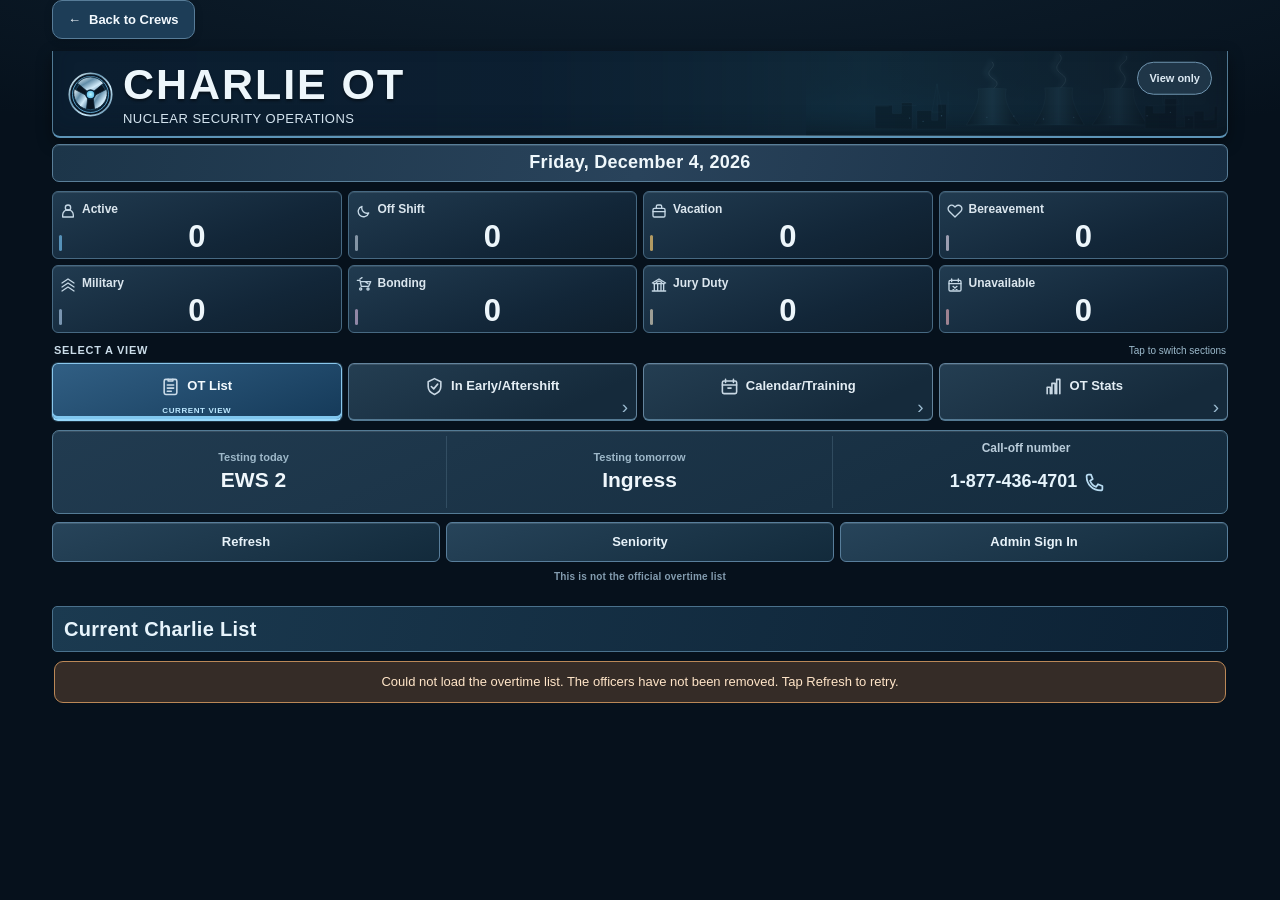
<file: charlie/index.html>
<!doctype html><html lang="en"><head><meta charset="utf-8"><meta name="viewport" content="width=device-width,initial-scale=1,viewport-fit=cover"><meta http-equiv="Cache-Control" content="no-cache, no-store, must-revalidate"><meta http-equiv="Pragma" content="no-cache"><meta http-equiv="Expires" content="0"><meta name="theme-color" content="#0d141e"><meta name="color-scheme" content="dark"><meta name="apple-mobile-web-app-capable" content="yes"><meta name="apple-mobile-web-app-status-bar-style" content="black-translucent"><meta name="apple-mobile-web-app-title" content="Charlie OT"><title>Charlie OT</title><link rel="manifest" href="manifest.webmanifest?v=20261107-charlie-permanent-v1"><link rel="icon" href="icon.svg" type="image/svg+xml"><link rel="apple-touch-icon" href="icon.svg"><style>
:root{--bg:#f3f6fa;--surface:#fff;--line:#dbe3ec;--text:#172638;--muted:#64758a;--navy:#17324d;--blue:#205f91;--blue-soft:#e7f1f9;--green:#176c51;--green-soft:#e5f5ee;--amber:#916115;--amber-soft:#fff3dd;--red:#9b3540;--red-soft:#fdebed}
*{box-sizing:border-box}html{background:var(--bg)}body{margin:0;min-height:100vh;background:var(--bg);color:var(--text);font-family:-apple-system,BlinkMacSystemFont,"Segoe UI",Roboto,sans-serif;line-height:1.4}
.app{max-width:820px;margin:auto;padding:0 18px calc(56px + env(safe-area-inset-bottom))}
header{position:sticky;top:0;z-index:9;margin:0 -18px;padding:calc(17px + env(safe-area-inset-top)) 18px 15px;background:rgba(255,255,255,.96);border-bottom:1px solid var(--line);backdrop-filter:blur(14px)}
.head{display:flex;align-items:center;justify-content:space-between;gap:16px}.title,.brand{min-width:0}.brandTitle,h1{margin:0;font-size:23px;line-height:1.12;letter-spacing:-.035em;font-weight:760;color:var(--navy)}.sub{font-size:12px;color:var(--muted);margin-top:4px}.pill{flex:0 0 auto;padding:5px 10px;border:1px solid #cbdceb;border-radius:999px;background:#f0f6fb;color:#315875;font-size:12px;font-weight:650;white-space:nowrap}
.tools{display:flex;flex-wrap:wrap;gap:8px;margin-top:15px}button{border:1px solid transparent;border-radius:8px;padding:9px 13px;font-family:inherit;font-size:13px;font-weight:650;line-height:1.25;cursor:pointer;min-height:42px}button:focus-visible,input:focus-visible,select:focus-visible{outline:3px solid #82b6dd;outline-offset:2px}.dark{background:#fff;color:var(--navy);border-color:#ccd8e4}.dark:hover{background:#f2f6fa}.blue{background:var(--navy);color:white}.blue:hover{background:#244d72}.hidden{display:none!important}
.stats{display:grid;grid-template-columns:repeat(3,minmax(0,1fr));gap:10px;margin:20px 0 13px}.stat{background:var(--surface);border:1px solid var(--line);border-radius:11px;padding:13px 15px}.stat b{display:block;font-size:25px;line-height:1.15;font-weight:750;font-variant-numeric:tabular-nums}.stat span{display:block;margin-top:5px;color:var(--muted);font-size:12px;font-weight:600}
.note{margin:12px 0 19px;padding:11px 14px;background:#eaf1f7;border:1px solid #d6e3ee;border-radius:9px;color:#4d6378;font-size:13px;line-height:1.45}.section{margin:21px 2px 10px;color:#596d80;font-size:12px;font-weight:750;text-transform:uppercase;letter-spacing:.085em}
.card,.rowcard{background:var(--surface);border:1px solid var(--line);border-radius:11px;margin-bottom:9px;overflow:hidden;box-shadow:0 1px 2px #17324d0a}.main{display:grid;grid-template-columns:56px minmax(0,1fr);align-items:start;gap:14px;padding:15px}.num{width:48px;height:48px;display:grid;place-items:center;border-radius:9px;background:var(--blue-soft);color:var(--blue);font-size:20px;font-weight:750;font-variant-numeric:tabular-nums}.num.off{background:#eef1f4;color:#738292}.nameRow{display:flex;align-items:center;gap:7px;flex-wrap:wrap}.name{font-size:17px;font-weight:720;letter-spacing:-.012em}.badge{display:inline-block;padding:3px 8px;border-radius:5px;font-size:11px;font-weight:650}.active{background:var(--green-soft);color:var(--green)}.offshift,.unavailbadge{background:#eef1f4;color:#596b7a}.vacation{background:var(--amber-soft);color:var(--amber)}.powerbadge{background:#f1eaf6;color:#765583}.calledoffbadge{background:var(--red-soft);color:var(--red)}.meta{margin-top:6px;color:#45586b;font-size:13px}.date{margin-top:2px;color:var(--muted);font-size:12px}.powercard{border-left:3px solid #a885b5}.num.power{background:#f1eaf6;color:#765583}.power-ineligible,.temp-unavailable{background:#f8f9fb}.power-ineligible .name,.temp-unavailable .name{color:#627182}
.actions{padding:9px 15px;border-top:1px solid var(--line);background:#fbfcfe}.actions button{min-height:36px}.editor{display:none;padding:15px;border-top:1px solid var(--line);background:#f8fafc}.card.open .editor{display:block}label{display:block;margin:12px 0 6px;font-size:13px;font-weight:700}select,input{width:100%;padding:11px 12px;border:1px solid #c5d2df;border-radius:8px;background:#fff;color:var(--text);font-size:16px}.row,.twocol{display:flex;gap:8px;margin-top:15px}.row>*,.twocol>*{flex:1}
dialog{width:min(92vw,560px);max-height:85vh;overflow:auto;padding:0;border:1px solid var(--line);border-radius:12px;background:white;color:var(--text);box-shadow:0 20px 65px #132b4150}dialog::backdrop{background:#132b4170}.modal{padding:20px}.modal h2{margin:0 0 8px;font-size:21px}.help{color:var(--muted);font-size:13px;line-height:1.5}.error{color:var(--red);font-size:13px;margin-top:10px}.ok{color:var(--green);font-size:12px;font-weight:700}.toast{position:fixed;left:50%;bottom:24px;z-index:20;max-width:90vw;overflow:hidden;text-overflow:ellipsis;white-space:nowrap;transform:translateX(-50%);padding:10px 15px;border-radius:8px;background:var(--navy);color:#fff;box-shadow:0 8px 26px #132b4140;opacity:0;transition:opacity .2s}.toast.show{opacity:1}
@media(max-width:460px){.app{padding-left:12px;padding-right:12px}header{margin:0 -12px;padding-left:12px;padding-right:12px}.brandTitle,h1{font-size:21px}.tools{display:grid;grid-template-columns:repeat(3,minmax(0,1fr));gap:7px}.tools button{min-width:0;padding:8px 5px;font-size:12px}.stat{padding:11px 10px}.stat b{font-size:23px}.main{grid-template-columns:46px minmax(0,1fr);gap:10px;padding:13px 11px}.num{width:42px;height:42px;font-size:18px}.name{font-size:16px}}
@media(max-width:345px){.brandTitle,h1{font-size:19px}.pill{font-size:10px;padding:5px 7px}.tools button{font-size:11px}}

.activityTitle{margin-top:10px;color:var(--muted);font-size:11px;font-weight:750;text-transform:uppercase;letter-spacing:.07em}.activityLine{display:flex;gap:8px;align-items:baseline;margin-top:4px;font-size:13px}.activityLine time{flex:0 0 95px;color:var(--navy);font-weight:650}.activityLine span{color:#536476}.noActivity{margin-top:4px;color:var(--muted);font-size:13px}.scheduled{margin-top:9px;padding-top:8px;border-top:1px solid var(--line);color:var(--blue);font-size:12px;font-weight:650}.actions{display:flex;gap:8px;flex-wrap:wrap}.historyHead{display:flex;justify-content:space-between;align-items:flex-start;gap:12px}.historyHead button{flex:0 0 auto}.historyContent{max-height:53vh;overflow:auto;margin-top:15px;overscroll-behavior:contain}.historyItem{border:1px solid var(--line);border-radius:8px;padding:11px;margin-bottom:8px;background:#fafcfe;font-size:13px}.historyDate{display:flex;justify-content:space-between;align-items:center;gap:8px;margin-bottom:4px;font-weight:750;color:var(--navy)}.historyDetail{margin-top:5px;font-size:12px;color:var(--muted);line-height:1.5;overflow-wrap:anywhere}.historyContent h3{font-size:12px;text-transform:uppercase;letter-spacing:.06em;color:var(--muted);margin:17px 0 8px}.historyEmpty{padding:15px;color:var(--muted);font-size:13px}@media(max-width:460px){.activityLine{display:block}.activityLine time{display:inline;margin-right:7px}.historyHead{align-items:center}.historyHead button{padding:7px 9px}}

.reorderTools{display:flex;align-items:center;gap:5px;padding:6px 10px 0;justify-content:flex-end}.reorderTools button{min-height:32px;padding:4px 10px;font-size:13px}.dragHandle{touch-action:none;cursor:grab;min-width:90px}.dragHandle:active{cursor:grabbing}.card.dragging{opacity:.55;box-shadow:0 10px 28px #17324d33}.card.dropBefore{border-top:4px solid var(--blue)}.card.dropAfter{border-bottom:4px solid var(--blue)}.reorderTools button:disabled{opacity:.4;cursor:not-allowed}
.calloffLine{display:flex;align-items:center;flex-wrap:wrap;column-gap:9px;margin-top:8px;padding-top:6px;border-top:1px solid var(--line)}.calloffLine>a{display:inline-flex;align-items:center;min-height:44px;padding:4px 2px;color:var(--blue);font-size:15px;font-weight:750;text-decoration:underline;text-underline-offset:3px;white-space:nowrap}.calloffLine>a:focus-visible{outline:3px solid var(--blue);outline-offset:3px;border-radius:4px}

/* Centered, restrained title with a balanced right-side status badge. */
header .head{position:relative;display:flex;justify-content:center;align-items:center;min-height:48px;padding:0 90px}
header .head .title,header .head .brand{width:100%;min-width:0;text-align:center}
header .head .brandTitle{font-family:-apple-system,BlinkMacSystemFont,"Segoe UI",Roboto,sans-serif;font-size:clamp(21px,3.6vw,29px);line-height:1.15;font-weight:780;letter-spacing:-.035em;color:#e6edf7;text-wrap:balance}
header .head .sub{font-size:11px;letter-spacing:.055em;text-transform:uppercase;color:#98a9be;margin-top:5px}
header .head #topMode{position:absolute;right:0;top:50%;transform:translateY(-50%)}
@media(max-width:560px){header .head{display:flex;flex-direction:column;gap:9px;padding:0}header .head #topMode{position:static;transform:none;align-self:center}header .head .brandTitle{font-size:clamp(20px,5.2vw,25px)}}
</style><link rel="stylesheet" href="../alpha-dark-v1.css?v=20261107-charlie-stable"><link rel="stylesheet" href="../alpha-hub-v1.css?v=20261107-charlie-stable"><link rel="stylesheet" href="../alpha-ieas-v1.css?v=20261107-charlie-stable"><link rel="stylesheet" href="../alpha-ot-stats-v1.css?v=20261107-charlie-stable"><link rel="stylesheet" href="../alpha-ot-worked-podium-v1.css?v=20261107-charlie-stable"><link rel="stylesheet" href="../alpha-command-v1.css?v=20261107-charlie-stable" data-alpha-command-theme><link rel="stylesheet" href="../alpha-executive-v1.css?v=20261107-charlie-stable" data-alpha-executive-theme><link rel="stylesheet" href="../alpha-bottom-nav-v1.css?v=20261112-crews-in-dock-v1" data-alpha-bottom-nav-theme><style>
.alpha-monthly-summary{margin:13px auto 0;padding:12px;border:1px solid var(--line);border-radius:11px;background:#0d141e45;max-width:620px}
.alpha-monthly-summary-heading{text-align:center;display:flex;flex-direction:column;align-items:center;gap:3px}
.alpha-monthly-summary-heading h2{margin:0;color:var(--text);font-size:13px;font-weight:740;letter-spacing:.015em}
#alphaMTDMonth{color:var(--muted);font-size:11px}
.alpha-monthly-metrics{display:grid;grid-template-columns:repeat(3,minmax(0,1fr));gap:8px;margin-top:11px}
.alpha-monthly-metric{padding:10px 5px;border:1px solid var(--line);border-radius:9px;background:#0d141e45;text-align:center}
.alpha-monthly-metric strong{display:block;font-size:clamp(22px,3.7vw,27px);font-weight:780;line-height:1.15;font-variant-numeric:tabular-nums;color:var(--text)}
.alpha-monthly-metric:nth-child(2) strong{color:#8ac5ed}
.alpha-monthly-metric:nth-child(3) strong{color:#a7dfca}
.alpha-monthly-metric span{display:block;margin-top:5px;font-size:10px;line-height:1.3;color:var(--muted)}
@media(max-width:420px){.alpha-monthly-summary{padding:10px}.alpha-monthly-metrics{gap:7px}.alpha-monthly-metric{padding:9px 3px}}
.removeOfficerBtn{color:#f4c8c8!important;border-color:#81484e!important;background:#342127!important}.removeOfficerBtn:hover{background:#48272e!important}
.nameChangeRow{display:flex;justify-content:flex-end;margin-top:10px;padding-top:10px;border-top:1px solid var(--line)}
.nameChangeRow button{min-height:34px;padding:6px 12px;font-size:12px;font-weight:650;background:transparent;border:1px solid var(--line);color:var(--muted);border-radius:7px}
.nameChangeRow button:hover,.nameChangeRow button:focus-visible{background:var(--raised,#f3f6fa);color:var(--text)}
#renameDlg .row,#callNumberDlg .row{margin-top:18px}
.nameChangeRow{gap:8px;flex-wrap:wrap}


/* Vacation scheduling: consistent with the dark OT editing surface */
.editor .vacationDayEditor{margin:13px 0 0!important;padding:13px!important;border:1px solid #52758f!important;border-radius:10px!important;background:linear-gradient(145deg,#1b3448,#13283b 85%)!important;box-shadow:inset 0 1px 0 #e4f5ff15!important;color:#eaf5fc!important}
.vacationEditorHead{display:flex;justify-content:space-between;align-items:baseline;flex-wrap:wrap;gap:3px 9px;margin:0 0 10px}
.vacationEditorHead strong{color:#eef7ff!important;font-weight:760;font-size:14px}
.vacationEditorHead small{color:#b0c9dc!important;font-weight:560;font-size:11px}
.vacationAddRow{display:flex;gap:8px;align-items:flex-end}
.editor .vacationAddRow .vacationWorkLabel{margin:0!important;min-width:0;flex:1;color:#c9deeb!important;font-size:12px!important;font-weight:670}
.editor .vacationAddRow input[type=date]{display:block;width:100%;min-width:0;height:43px;min-height:43px;margin:5px 0 0!important;padding:7px 9px!important;border:1px solid #65849b!important;border-radius:8px!important;background:#0c2132!important;color:#f5fbff!important;font-size:15px!important;color-scheme:dark}
.editor .vacationAddRow button{flex:0 0 auto;min-height:43px;height:43px;padding:8px 12px!important;border:1px solid #5996c1!important;border-radius:8px!important;background:#245e86!important;color:#fff!important;font-size:13px!important;font-weight:700!important;white-space:nowrap}
.editor .vacationAddRow button:hover{background:#3379a5!important}
.vacationEditorSection{margin:12px 0 0}
.vacationEditorSection.existing{border-top:1px solid #48677e;padding-top:10px}
.vacationSectionTitle{font-size:11px!important;font-weight:740!important;letter-spacing:.025em;color:#bad5e7!important}
.vacationPills{display:flex;flex-wrap:wrap;gap:7px;margin:7px 0 0}
.editor .vacationPill{max-width:100%;display:inline-flex;align-items:center;gap:8px;padding:5px 7px 5px 11px;border:1px solid #567b96!important;border-radius:99px!important;background:#284b64!important;color:#ecf7ff!important;font-size:12px!important;font-variant-numeric:tabular-nums}
.editor .vacationPill button{display:grid;place-items:center;flex:0 0 26px;width:26px;min-width:26px;height:26px;min-height:26px;margin:0;padding:0!important;border:0!important;border-radius:50%!important;background:#173448!important;color:#e7f5ff!important;font-size:17px!important;font-weight:500!important;line-height:1!important}
.editor .vacationPill button:hover{background:#80394a!important;color:#fff!important}
.editor .vacationEmpty{font-size:12px!important;color:#a5bdcf!important;line-height:1.45}
.editor .vacationRuleNote{margin:12px 0 0;padding:9px 10px;border-left:3px solid #73b5dc;border-radius:7px;background:#0c2132!important;color:#d0e2ef!important;font-size:12px!important;line-height:1.45}
.vacationbadge{background:#263f54;color:#d8edfa}.vacation-void{background:#132739}.vacation-void .num.off{opacity:.75}
@media(max-width:390px){.editor .vacationDayEditor{padding:10px!important}.vacationAddRow{gap:6px}.editor .vacationAddRow button{padding:7px 9px!important;font-size:12px!important}}

#authDlg .authAssistance{display:flex;gap:10px;flex-wrap:wrap;margin-top:10px}
#authDlg .authAssistance button{border:0;background:transparent;color:var(--blue,#216ca5);text-decoration:underline;text-underline-offset:2px;font-size:13px;padding:6px 0;cursor:pointer}
#accountHelpDlg .authHelpStatus{min-height:18px;font-size:13px;margin-top:12px;line-height:1.5}

/* Explicit connection state: do not imply an empty roster while loading fails. */
.rosterLoadState{margin:9px 2px 12px;padding:11px 12px;border:1px solid #52748b;border-radius:9px;
  background:#193246;color:#d4e7f5;font-size:13px;line-height:1.4;text-align:center}
.rosterLoadState[data-state="ready"]{display:none!important}
.rosterLoadState[data-state="error"]{border-color:#bb8857;background:#352c27;color:#ffe5c8}

.ojtRuleNote{padding:9px 12px;margin:9px 0;border:1px solid #527a8f;border-left:3px solid #73b9cb;background:#163247;color:#c7e4f2;font-size:12px;line-height:1.45;border-radius:7px}

/* Braidwood Security Overtime: top-of-page return navigation. */
header .crewHomeNav{display:flex;align-items:center;justify-content:flex-start;margin:0 0 12px;padding:0}
header .crewHomeLink{display:inline-flex;align-items:center;justify-content:center;gap:8px;min-height:39px;padding:9px 15px;border:1px solid #577c98;border-radius:10px;background:#1d3d57;color:#f3f9fe!important;text-decoration:none!important;font-size:13px;font-weight:750;line-height:1.2;box-shadow:0 2px 9px #0002;transition:background .15s,border-color .15s}
header .crewHomeLink:hover{background:#2a5675;border-color:#86b3cd}
header .crewHomeLink:focus-visible{outline:3px solid #98d2ef;outline-offset:3px}
@media(max-width:560px){header .crewHomeNav{justify-content:center;margin-bottom:13px}header .crewHomeLink{width:min(100%,240px)}}

/* On phones the crew selector lives in the fixed five-item bottom dock.
   Keep the original top link for desktop only. */
@media(max-width:700px){.app>header .crewHomeNav{display:none!important}}
</style></head><body><div class="app"><header><nav class="crewHomeNav" aria-label="Return to Braidwood Security Overtime"><a class="crewHomeLink" href="../braidwood/"><span aria-hidden="true">←</span> Back to Crews</a></nav><div class="head"><div class="title"><div class="brand"><h1 class="brandTitle">Charlie Crew Overtime</h1><div class="sub">Night Shift · 2-2-3 Rotation</div></div></div><div id="topMode" class="pill">View only</div></div><section class="infoHub" aria-label="Charlie OT information hub">
  <div class="hubHeading"><span id="alphaHubDate" class="hubDate" role="status" aria-live="off">Loading date…</span></div>
  <div class="hubGrid">
    <div class="hubTesting" role="group" aria-label="Today's testing">
      
      <div class="hubTestingRow"><span class="hubLabel">Testing today</span><strong id="alphaTestingType" role="status" aria-live="polite">Loading…</strong></div>
      <div class="hubTestingRow"><span class="hubLabel">Testing tomorrow</span><strong id="alphaTestingTomorrow">Loading…</strong></div>
    </div>
    <div class="hubCalloff">
      <div class="hubLabel">Call-off number</div>
      <a id="calloffPhone" href="tel:+18774364701" aria-label="Call the call-off number, 1-877-436-4701">1-877-436-4701<span aria-hidden="true">↗</span></a>
      <div class="hubDetail">Tap to call</div>
    </div>
  </div>
<div class="stats"><div class="stat"><b id="ac">0</b><span>Active</span></div><div class="stat"><b id="oc">0</b><span>Off Shift</span></div><div class="stat"><b id="vc">0</b><span>Vacation</span></div></div>
<div class="hubNotice" id="viewerNote">This is not the official overtime list</div>
<nav class="tools" aria-label="Charlie OT actions"><button class="dark" onclick="loadAll()">Refresh</button><button type="button" class="dark" onclick="openSeniority()">Seniority</button><button class="dark" id="authBtn" onclick="openAuth()">Admin Sign In</button><button class="dark hidden" id="addBtn" onclick="openNewOfficer()">+ Add Officer</button><button class="dark hidden" id="accessBtn" onclick="openAccess()">Manage Access</button><button class="dark hidden" id="signoutBtn" onclick="signOut()">Sign Out</button></nav>
</section></header><div class="section">Current Charlie List</div><div id="rosterLoadState" class="rosterLoadState" data-state="loading" role="status" aria-live="polite">Loading the live overtime list…</div><div id="list"></div></div>
<dialog id="authDlg"><div class="modal"><h2>Admin Sign In</h2><div class="help">Sign in with your Charlie OT account. New accounts start as Viewer unless an Admin promotes them.</div><label>Email</label><input id="email" type="email" autocomplete="email" placeholder="you@example.com"><label>Password</label><input id="password" type="password" autocomplete="current-password" placeholder="At least 6 characters"><div id="authMsg" class="error"></div><div class="row"><button class="dark" onclick="authDlg.close()">Cancel</button><button class="blue" onclick="signIn()">Sign In</button></div><div class="row"><button class="dark" onclick="signUp()">Create Account</button></div><div class="authAssistance"><button type="button" onclick="openAccountHelp('recover')">Forgot Password?</button><button type="button" onclick="openAccountHelp('confirmation')">Confirmation link not working?</button></div></div></dialog><dialog id="accountHelpDlg" aria-labelledby="accountHelpTitle"><div class="modal">
<h2 id="accountHelpTitle">Reset password</h2>
<p id="accountHelpDescription" class="help"></p>
<label for="accountHelpEmail">Account email</label>
<input id="accountHelpEmail" type="email" autocomplete="email" placeholder="you@example.com">
<p id="accountHelpStatus" class="authHelpStatus" role="status" aria-live="polite"></p>
<div class="row"><button type="button" class="dark" onclick="accountHelpDlg.close()">Close</button><button id="accountHelpSubmit" type="button" class="blue" onclick="sendAccountHelpLink()">Send Link</button></div>
</div></dialog>
<dialog id="addDlg"><div class="modal"><h2>Add Officer</h2><label for="newMode">Officer entry type</label><select id="newMode" onchange="syncNewOfficerForm()"><option value="Initial">New hire (Initial)</option><option value="Transfer">Transfer from another crew</option></select><label for="newName">Name</label><input id="newName" autocomplete="off"><label for="newStatus">Status</label><select id="newStatus" onchange="syncNewOfficerForm()"><option>Active</option><option>Off Shift</option></select><div id="newInitialOptions"><label for="newEvent">Starting event</label><select id="newEvent" disabled><option value="Initial" selected>Initial</option></select><label for="newDate">Date added to OT list</label><input id="newDate" type="date"><div class="help">New hires start at the bottom. New hires added together are ordered alphabetically by last name.</div></div><div id="newTransferOptions" class="hidden"><label for="newTransferEvent">Previous crew's qualifying event</label><select id="newTransferEvent"><option>Required OT</option><option>Volunteer OT</option><option>Training</option><option>Vacation Return</option></select><label for="newTransferDate">Qualifying event date</label><input id="newTransferDate" type="date"><label for="newPlacement">Place transfer relative to</label><select id="newPlacement"></select><label for="newPlacementSide">Position</label><select id="newPlacementSide"><option value="after">Directly below</option><option value="before">Directly above</option></select><label for="newTransferCall">Call number (optional)</label><input id="newTransferCall" type="number" min="1" max="9999" inputmode="numeric" placeholder="e.g. 89"><div class="help">This records the previous crew's qualifying event as a baseline only. It does not create an Charlie OT or Training assignment, and the selected placement does not drop anyone on the rotation.</div></div><div class="row"><button class="dark" onclick="addDlg.close()">Cancel</button><button class="blue" onclick="addOfficer()">Add Officer</button></div></div></dialog>
<dialog id="accessDlg"><div class="modal"><h2>Manage Access</h2><div class="help">New accounts start as Viewer. Promote only people you want to change the live overtime list.</div><div id="accessList" style="display:grid;gap:10px;margin-top:14px"></div><div id="accessMsg" class="error"></div><div class="row"><button class="dark" onclick="accessDlg.close()">Close</button></div></div></dialog><dialog id="historyDlg" aria-labelledby="historyTitle"><div class="modal"><div class="historyHead"><div><h2 id="historyTitle">60-Day History</h2><div id="historyRange" class="help"></div></div><button class="dark" onclick="historyDlg.close()">Close</button></div><label for="historyFilter">Show</label><select id="historyFilter" onchange="renderHistory()"><option value="all">All activity</option><option value="ot">OT only</option><option value="training">Training</option><option value="reversed">Reversed / canceled</option><option value="admin">Administrative changes</option></select><div id="historyContent" class="historyContent" aria-live="polite">Loading history…</div></div></dialog><dialog id="renameDlg" aria-labelledby="renameDlgTitle"><div class="modal">
<h2 id="renameDlgTitle">Change Officer Name</h2>
<p id="renameCurrentName" class="help"></p>
<label for="renameInput">New name</label><input id="renameInput" type="text" maxlength="80" autocomplete="off" spellcheck="false" onkeydown="if(event.key==='Enter'){event.preventDefault();saveOfficerName()}">
<div id="renameFeedback" class="error" role="status" aria-live="polite"></div>
<div class="row"><button type="button" class="blue" id="renameSaveBtn" onclick="saveOfficerName()">Save Name</button><button type="button" class="dark" onclick="renameDlg.close()">Cancel</button></div>
</div></dialog><dialog id="callNumberDlg" aria-labelledby="callNumberDlgTitle"><div class="modal">
<h2 id="callNumberDlgTitle">Change Officer Call Number</h2>
<p id="callNumberOfficer" class="help"></p>
<label for="callNumberInput">Call number (1–9999)</label><input id="callNumberInput" type="number" min="1" max="9999" step="1" inputmode="numeric" placeholder="Leave blank to clear" onkeydown="if(event.key==='Enter'){event.preventDefault();saveOfficerCallNumber()}">
<div class="help">This changes the officer's call number only. It will not move their OT or IE/AS position.</div>
<div id="callNumberFeedback" class="error" role="status" aria-live="polite"></div>
<div class="row"><button type="button" class="blue" id="callNumberSaveBtn" onclick="saveOfficerCallNumber()">Save Call Number</button><button type="button" class="dark" onclick="callNumberDlg.close()">Cancel</button></div>
</div></dialog><div id="toast" class="toast"></div>
<script>
const APP_BUILD='20261112-switch-crews-v1';
const OT_CREW='charlie';
try{localStorage.removeItem('ot_block_target_'+OT_CREW)}catch{}
let historyOfficerId=null,historyData=null,historyNonce=0;
function clearHistory(){historyNonce++;historyOfficerId=null;historyData=null;if(historyDlg.open)historyDlg.close();historyContent.textContent='';historyRange.textContent=''}
historyDlg.addEventListener('close',()=>{historyNonce++;historyOfficerId=null;historyData=null;historyContent.textContent='' });
async function openHistory(id){if(role!=='admin')return;historyOfficerId=id;historyFilter.value='all';historyTitle.textContent='60-Day History';historyRange.textContent='';historyContent.textContent='Loading history…';historyDlg.showModal();await fetchHistory(id)}
async function fetchHistory(id){const nonce=++historyNonce,token=session?.access_token;try{let d=await api('/rest/v1/rpc/alpha_officer_history',{method:'POST',body:JSON.stringify({p_officer_id:id})});if(nonce!==historyNonce||role!=='admin'||session?.access_token!==token||historyOfficerId!==id||!historyDlg.open)return;historyData=d;historyTitle.textContent=d.name+' · 60-Day History';historyRange.textContent=d.crew+' Crew • '+fmt(d.from)+' – '+fmt(d.through);renderHistory()}catch(e){if(nonce!==historyNonce||!historyDlg.open)return;historyData=null;historyContent.textContent='Unable to load history: '+e.message}}
function stamp(s){return s?new Date(s).toLocaleString(undefined,{dateStyle:'medium',timeStyle:'short'}):'Not recorded'}
function eventLabel(e){if(e.baseline)return esc(e.action_type)+' · Baseline / imported starting record';if(e.action_type==='Volunteer OT'||e.action_type==='Required OT')return 'Recorded '+esc(e.action_type);return esc(e.action_type)}
function auditSummary(a){const before=a.before||{},after=a.after||{};if(a.action==='Manual list reorder')return `Position ${esc(before.group_position)} → ${esc(after.group_position)}${before.eligible_number&&after.eligible_number?` · Eligible #${esc(before.eligible_number)} → #${esc(after.eligible_number)}`:''}`;const fields=['status','event_date','action_type','reversed','rotation_sort_at','base_order','vacation_return_date','called_off_date','temporarily_unavailable','temporarily_unavailable_date','baseline_event_type','baseline_event_date'];let diffs=fields.filter(k=>JSON.stringify(before[k])!==JSON.stringify(after[k])).map(k=>`${k.replaceAll('_',' ')}: ${esc(String(before[k]??'—'))} → ${esc(String(after[k]??'—'))}`);return diffs.length?diffs.join('<br>'):esc(a.operation+' '+a.source)}
function renderHistory(){if(!historyData)return;let d=historyData,f=historyFilter.value,ev=(d.events||[]).filter(e=>f==='all'||(f==='ot'&&['Volunteer OT','Required OT'].includes(e.action_type))||(f==='training'&&e.action_type==='Training')||(f==='reversed'&&e.reversed)),changes=(f==='all'||f==='admin')?(d.administrative_changes||[]):[];let html='';if(f!=='admin'){html+=ev.map(e=>`<article class="historyItem"><div class="historyDate">${esc(fmt(e.event_date))}<span class="badge ${e.reversed?'calledoffbadge':'active'}">${e.reversed?'Reversed / canceled':'Valid recorded entry'}</span></div><div>${eventLabel(e)}</div>${e.reversed?`<div class="help">${esc(e.reversal_reason||'Reversed — reason not recorded')}</div>`:''}<div class="historyDetail">Entered: ${esc(stamp(e.created_at))} · By: ${esc(e.entered_by||'Not recorded')}${e.reversed?`<br>Reversed: ${esc(stamp(e.reversed_at))}`:''}</div></article>`).join('');if((f==='all'||f==='reversed')&&(d.upcoming||[]).length){let future=d.upcoming.filter(e=>f==='all'||e.reversed);if(future.length)html+='<h3>Upcoming / Scheduled</h3>'+future.map(e=>`<article class="historyItem"><div class="historyDate">${esc(fmt(e.event_date))}</div><div>${e.reversed?'Canceled assignment':'Scheduled'} • ${esc(e.action_type)}</div>${e.reversed?`<div class="help">${esc(e.reversal_reason||'Reversed — reason not recorded')}</div>`:''}</article>`).join('')}}if(changes.length){html+='<h3>Administrative changes</h3>'+changes.map(a=>`<article class="historyItem"><div class="historyDate">${esc(stamp(a.at))}</div><div>${esc(a.action||a.operation+' '+a.source)}</div><div class="historyDetail">By: ${esc(a.actor||'Not recorded')}</div><div class="historyDetail">${auditSummary(a)}</div></article>`).join('')}historyContent.innerHTML=html||'<div class="historyEmpty">No recorded activity in the last 60 days for this filter.</div>'}
const U='https://hvihhsrhoqbbhkobayhx.supabase.co',K='sb_publishable_XrolNcWigiHLyj_96h7TmA_306hd00Y';let officers=[],reorderBusy=false,drag=null,session=JSON.parse(localStorage.getItem('alpha_session')||'null'),role='viewer';const isoLocal=d=>{let y=d.getFullYear(),m=String(d.getMonth()+1).padStart(2,'0'),x=String(d.getDate()).padStart(2,'0');return y+'-'+m+'-'+x},today=()=>isoLocal(new Date()),alphaWorks=s=>{let a=Date.UTC(2026,10,6),[y,m,d]=s.split('-').map(Number),n=Math.floor((Date.UTC(y,m-1,d)-a)/86400000),i=((n%14)+14)%14;return [0,1,2,5,6,10,11].includes(i)},powerAvailability=()=>{let now=new Date(),dow=now.getDay(),delta=dow===6?-1:dow===0?-2:5-dow,friday=new Date(now.getFullYear(),now.getMonth(),now.getDate()+delta),sat=new Date(friday.getFullYear(),friday.getMonth(),friday.getDate()+1),sun=new Date(friday.getFullYear(),friday.getMonth(),friday.getDate()+2),weekendCharlieWorks=alphaWorks(isoLocal(sat))||alphaWorks(isoLocal(sun));return weekendCharlieWorks?{label:'Available: Friday only',available:true}:{label:'Available: Friday, Saturday & Sunday',available:true}},eligible=o=>{let tempUnavailable=o.temporarily_unavailable&&o.temporarily_unavailable_date===today();if(o.status!=='Active'||tempUnavailable||o.vacation_unavailable)return false;if(o.crew==='Power')return powerAvailability().available;return true},fmt=s=>{if(!s)return'';let[y,m,d]=s.split('-').map(Number);return new Date(y,m-1,d).toLocaleDateString(undefined,{month:'short',day:'numeric',year:'numeric'})},esc=s=>String(s??'').replace(/[&<>"']/g,c=>({'&':'&amp;','<':'&lt;','>':'&gt;','"':'&quot;',"'":'&#039;'}[c]));function openSeniority(){window.location.assign('./seniority.html')}function toast(m){let t=document.getElementById('toast');t.textContent=m;t.classList.add('show');clearTimeout(window.tt);window.tt=setTimeout(()=>t.classList.remove('show'),2200)}function headers(auth=true){let h={'apikey':K,'Content-Type':'application/json'};h.Authorization='Bearer '+(auth&&session?.access_token?session.access_token:K);return h}async function api(path,opt={}){path=path.replace(/\/rpc\/alpha_/g,'/rpc/charlie_').replace(/\/rpc\/ieas_/g,'/rpc/charlie_ieas_').replace(/\/rpc\/process_vacation_returns\b/g,'/rpc/charlie_process_vacation_returns').replace(/\/rpc\/process_bereavement_dates\b/g,'/rpc/charlie_process_bereavement_dates');let r=await fetch(U+path,{...opt,headers:{...headers(opt.auth!==false),...(opt.headers||{})}}),txt=await r.text(),data;try{data=txt?JSON.parse(txt):null}catch{data=txt}if(!r.ok)throw new Error(data?.msg||data?.message||data?.error_description||data?.hint||('HTTP '+r.status));return data}async function loadRole(){let oldRole=role;role='viewer';if(!session?.access_token)return refreshMode();try{let p=await api('/rest/v1/profiles?select=role&id=eq.'+encodeURIComponent(session.user.id));if(p?.[0]?.role)role=p[0].role}catch(e){session=null;localStorage.removeItem('alpha_session')}refreshMode();if(oldRole!==role)render()}
function otShiftISO(iso,n){
 const d=new Date(iso+'T12:00:00Z');
 d.setUTCDate(d.getUTCDate()+n);
 return d.toISOString().slice(0,10);
}
// OT numbering automatically references the next off-duty block.
function automaticOTTargetDate(){
 for(let offset=0;offset<14;offset++){
   const candidate=otShiftISO(today(),offset);
   if(!alphaWorks(candidate))return candidate;
 }
 return today();
}
function getOTTargetDate(){return automaticOTTargetDate();}

function refreshMode(){if(role!=='admin')clearHistory();let edit=role==='admin'||role==='editor';topMode.textContent=role==='admin'?'Admin':role==='editor'?'Editor':'View only';authBtn.classList.toggle('hidden',!!session);signoutBtn.classList.toggle('hidden',!session);addBtn.classList.toggle('hidden',role!=='admin');accessBtn.classList.toggle('hidden',role!=='admin');viewerNote.textContent=role==='admin'&&!navigator.onLine?'Offline — connect to save a reorder.':edit?'You are signed in as '+role+'. Changes save to the shared live list.':'This is not the official overtime list'}function openAuth(){authMsg.textContent='';authDlg.showModal()}
const ACCOUNT_EMAIL_CALLBACK="https://morrissey529-ship-it.github.io/Alphaot/account.html";
let accountHelpMode='recover';
function openAccountHelp(mode){
 accountHelpMode=mode==='confirmation'?'confirmation':'recover';
 const dlg=document.getElementById('accountHelpDlg');
 document.getElementById('accountHelpTitle').textContent=accountHelpMode==='recover'?'Forgot Password':'Resend Confirmation Email';
 document.getElementById('accountHelpDescription').textContent=accountHelpMode==='recover'
   ?'Enter the email used to register. You will receive a secure link to choose a new password.'
   :'If the original confirmation link failed or expired, request a new one. If your account is already confirmed, use Forgot Password instead.';
 document.getElementById('accountHelpEmail').value=document.getElementById('email').value.trim();
 document.getElementById('accountHelpStatus').textContent='';
 document.getElementById('accountHelpSubmit').disabled=false;
 if(document.getElementById('authDlg').open)document.getElementById('authDlg').close();
 dlg.showModal();
 document.getElementById('accountHelpEmail').focus();
}
async function sendAccountHelpLink(){
 const dlg=document.getElementById('accountHelpDlg');
 if(!dlg.open)return;
 const inp=document.getElementById('accountHelpEmail');
 const msg=document.getElementById('accountHelpStatus');
 const btn=document.getElementById('accountHelpSubmit');
 const e=inp.value.trim();
 if(!e||!inp.checkValidity()){msg.textContent='Enter a valid email address.';return}
 if(btn.disabled)return;btn.disabled=true;msg.textContent='Requesting secure email…';
 try{
   const endpoint=accountHelpMode==='recover'?'/auth/v1/recover':'/auth/v1/resend';
   const payload=accountHelpMode==='recover'?{email:e}:{email:e,type:'signup'};
   await api(endpoint+'?redirect_to='+encodeURIComponent(ACCOUNT_EMAIL_CALLBACK),
     {method:'POST',auth:false,body:JSON.stringify(payload)});
   msg.textContent=accountHelpMode==='recover'
     ?'If this email has an account, check for a password-reset link. Use the newest link once.'
     :'If confirmation is still needed, check for a new confirmation email. Use the newest link once.';
 }catch(err){
   const s=String(err?.message||'Unable to send email');
   msg.textContent=/rate limit|too many/i.test(s)?'Too many requests. Try again later.'
     :accountHelpMode==='confirmation'&&/already|confirm/i.test(s)
       ?'This account may already be confirmed. Use Forgot Password to get access.'
       :'Could not send the link: '+s;
 }finally{btn.disabled=false}
}

async function signUp(){authMsg.textContent='';try{let d=await api('/auth/v1/signup?redirect_to='+encodeURIComponent(ACCOUNT_EMAIL_CALLBACK),{method:'POST',auth:false,body:JSON.stringify({email:email.value.trim(),password:password.value})});if(d.access_token){session=d;localStorage.setItem('alpha_session',JSON.stringify(session));authDlg.close();await loadRole();await loadAll();toast('Account created')}else{authMsg.textContent='Account created. Check your email to confirm it, then come back and sign in. New accounts start as Viewer.'}}catch(e){authMsg.textContent=e.message}}async function signIn(){authMsg.textContent='';try{let d=await api('/auth/v1/token?grant_type=password',{method:'POST',auth:false,body:JSON.stringify({email:email.value.trim(),password:password.value})});session=d;localStorage.setItem('alpha_session',JSON.stringify(session));authDlg.close();await loadRole();await loadAll();toast('Signed in')}catch(e){authMsg.textContent=e.message}}function signOut(){clearHistory();session=null;role='viewer';localStorage.removeItem('alpha_session');refreshMode();render();loadAll();toast('Signed out')}let rosterRequest=null;
let rosterLoaded=false;
let vacationCheckBusy=false;
let vacationCheckAttemptAt=0;
function rosterLoadingState(state){
 const el=document.getElementById('rosterLoadState');
 if(!el)return;
 el.dataset.state=state;
 if(state==='loading'){
   el.textContent='Loading the live overtime list…';
 }else if(state==='error'){
   el.textContent=rosterLoaded
     ?'Connection interrupted. Showing the last loaded list; tap Refresh to retry.'
     :'Could not load the overtime list. The officers have not been removed. Tap Refresh to retry.';
 }else{
   el.textContent='';
 }
 if(!rosterLoaded&&(state==='loading'||state==='error')){
   for(const id of ['ac','oc','vc','bc','mc','bnc','jc','uc']){
     const node=document.getElementById(id);
     if(node)node.textContent='—';
   }
 }
}
function runVacationCheckAfterRoster(){
 // A completed vacation block needs processing only once per day per browser.
 // Never hold the read-only roster behind this potentially slow write operation.
 if(vacationCheckBusy||!rosterLoaded)return;
 const key='ot_vacation_processed_'+OT_CREW+'_'+today();
 try{if(localStorage.getItem(key)==='done')return}catch{}
 if(Date.now()-vacationCheckAttemptAt<15*60*1000)return;
 vacationCheckAttemptAt=Date.now();
 vacationCheckBusy=true;
 api('/rest/v1/rpc/process_vacation_returns',{method:'POST',auth:false,body:'{}'})
 .then(result=>{
   try{localStorage.setItem(key,'done')}catch{}
   // Full-block drops need an immediate refresh. Other automatic status
   // changes will appear on the existing 30-second auto-refresh.
   if(Number(result)>0&&!document.hidden)loadAll();
 })
 .catch(()=>{/* Retry later; do not hide an otherwise valid roster. */})
 .finally(()=>{vacationCheckBusy=false});
}
async function loadAll(){
 if(reorderBusy||drag)return;
 if(rosterRequest)return rosterRequest;
 if(!rosterLoaded)rosterLoadingState('loading');
 rosterRequest=(async()=>{
   try{
     // A stalled cellular or server request must not hold the roster in
     // "Loading…" forever. Previous successful data is kept on refresh failure.
     const controller=new AbortController();
     const timeout=setTimeout(()=>controller.abort(),15000);
     let fresh;
     try{
       fresh=await api('/rest/v1/rpc/alpha_list_summary_for_block',{
         method:'POST',auth:true,body:JSON.stringify({p_target_date:getOTTargetDate()}),
         signal:controller.signal
       });
     }finally{
       clearTimeout(timeout);
     }
     if(!Array.isArray(fresh))throw Error('Invalid overtime list response');
     officers=fresh;
     rosterLoaded=true;
     render();
     rosterLoadingState('ready');
     if(historyDlg.open&&historyOfficerId&&role==='admin'){
       try{await fetchHistory(historyOfficerId)}catch{/* History errors must not hide the OT list. */}
     }
   }catch(error){
     rosterLoadingState('error');
     // Preserve any previously loaded roster instead of replacing it with zeroes.
     console.warn('OT list unavailable:',error?.name==='AbortError'?'The request timed out':String(error?.message||error));
   }
 })();
 try{await rosterRequest}finally{rosterRequest=null}
 if(rosterLoaded)runVacationCheckAfterRoster();
}
function recentHTML(o){let items=o.recent_activity||[];if(!items.length)return '<div class="noActivity">No recorded activity</div>';return items.map(x=>`<div class="activityLine"><time>${esc(fmt(x.date))}</time><span>${esc((x.types||[]).join(' · '))}</span></div>`).join('')}
function render(){let act=officers.filter(o=>o.status==='Active'),vac=officers.filter(o=>o.status==='Vacation'),off=officers.filter(o=>o.status!=='Active'&&o.status!=='Vacation');list.innerHTML='';let n=0,edit=role==='admin'||role==='editor';for(let o of officers){let el=eligible(o),idx=officers.indexOf(o),canUp=validMove(idx,idx-1),canDown=validMove(idx,idx+1);if(el)n++;let tempUnavailable=o.temporarily_unavailable&&o.temporarily_unavailable_date===today();let futureVacation=!!o.vacation_unavailable;let isPower=o.crew==='Power',pAvail=isPower?powerAvailability():null,cls=o.status==='Active'?'active':o.status==='Vacation'?'vacation':'offshift';let statusLine=o.status==='OJT'?'On-the-job training · unavailable for OT / IE-AS':(o.status==='Active'&&o.display_event_type==='Initial'?'Initial · at the bottom of the eligible rotation':(o.status==='Vacation'&&o.vacation_return_date?'Vacation • returns '+fmt(o.vacation_return_date):(futureVacation&&o.status==='Active'?'Not eligible for the next OT / IE-AS block':(isPower&&o.status==='Active'?pAvail.label:''))));let c=document.createElement('div');c.className='card'+(isPower?' powercard':'')+(isPower&&o.status==='Active'&&!el&&!tempUnavailable?' power-ineligible':'')+(tempUnavailable?' temp-unavailable':'')+(futureVacation?' vacation-void':'');c.id='c-'+o.id;c.dataset.id=o.id;c.innerHTML=`${role==='admin'&&(canUp||canDown)?`<div class="reorderTools"><button type="button" class="dark" aria-label="Move ${esc(o.name)} up" ${!canUp||!navigator.onLine?'disabled':''} onclick="moveStep('${o.id}',-1)">↑</button><button type="button" class="dark" aria-label="Move ${esc(o.name)} down" ${!canDown||!navigator.onLine?'disabled':''} onclick="moveStep('${o.id}',1)">↓</button><button type="button" class="dark dragHandle" aria-label="Drag ${esc(o.name)} to reorder" ${!navigator.onLine?'disabled':''} onpointerdown="startDrag(event,'${o.id}')">☰ Move</button></div>`:''}<div class="main"><div class="num ${el?'':'off'} ${isPower?'power':''}">${el?n:'–'}</div><div><div class="nameRow"><div class="name">${esc(o.name)}</div>${isPower?`<div class="badge powerbadge">Power Crew</div>`:''}${tempUnavailable?`<div class="badge unavailbadge">Unavailable Today</div>`:''}${futureVacation?`<div class="badge vacationbadge">Upcoming Vacation</div>`:''}${o.called_off_date?`<div class="badge calledoffbadge">Called Off ${o.called_off_event_type==='Training'?'Training':'OT'} Day • ${esc(fmt(o.called_off_date))}</div>`:''}<div class="badge ${cls}">${esc(o.status)}</div></div>${statusLine?`<div class="meta">${esc(statusLine)}</div>`:''}<div class="activityTitle">Recent Activity</div>${recentHTML(o)}${o.upcoming?`<div class="scheduled">Scheduled • ${esc(fmt(o.upcoming.date))} — ${esc(o.upcoming.type)}</div>`:''}</div></div>${edit?`<div class="actions"><button class="dark" onclick="toggle('${o.id}')">Update Officer</button>${role==='admin'?`<button class="dark" onclick="openHistory('${o.id}')">60-Day History</button><button type="button" class="dark removeOfficerBtn" onclick="removeOfficer('${o.id}')">Remove Officer</button>`:''}</div><div class="editor"><label>Action / Status</label><select id="a-${o.id}" onchange="chg('${o.id}')">${['Active','Off Shift','OJT','Vacation','Military','Bonding','Jury Duty','Unavailable Today','Volunteer OT','Required OT','Training','Called Off','Undo OT'].map(x=>`<option>${x}</option>`).join('')}</select><div id="ojt-note-${o.id}" class="ojtRuleNote hidden" role="note"></div><div id="dw-${o.id}"><label>Date</label><input type="date" id="d-${o.id}" value="${today()}"></div><div id="vac-${o.id}" class="vacationDayEditor hidden">
<div class="vacationEditorHead"><strong>Vacation workdays</strong><small>Current or past scheduled shifts</small></div>
<div class="vacationAddRow"><label for="vac-day-${o.id}" class="vacationWorkLabel">Workday<input id="vac-day-${o.id}" type="date" value="${today()}" aria-label="Vacation workday"></label><button type="button" onclick="addVacationDay('${o.id}')">+ Add Day</button></div>
<div class="vacationEditorSection"><div class="vacationSectionTitle">Days to save</div><div id="vac-selected-${o.id}" class="vacationPills" aria-live="polite"><span class="vacationEmpty">No new days selected</span></div></div>
<div class="vacationEditorSection existing"><div class="vacationSectionTitle">Already scheduled</div><div class="vacationPills">${Array.isArray(o.vacation_days)&&o.vacation_days.length?o.vacation_days.map(day=>`<span class="vacationPill">${esc(fmt(day))}<button type="button" title="Remove ${esc(day)} vacation day" aria-label="Remove ${esc(day)} vacation day" onclick="cancelVacationDay('${o.id}','${day}')">×</button></span>`).join(''):'<span class="vacationEmpty">No vacation days recorded</span>'}</div></div>
<p class="vacationRuleNote">Admins can add past vacation dates (up to one year). A completed full 2- or 3-day work block creates one correctly dated Vacation Return drop automatically. Partial blocks never drop. Existing OT activity stays intact. Past dates require admin access and cannot be removed with the standard day-cancel button.</p>
</div><div class="row"><button class="blue" onclick="apply('${o.id}')">Save</button><button class="dark" onclick="toggle('${o.id}',false)">Cancel</button></div>${role==='admin'?`<div class="nameChangeRow"><button type="button" onclick="openNameEditor('${o.id}')">Change Name</button><button type="button" onclick="openCallNumberEditor('${o.id}')">Change Call Number</button></div>`:''}</div>`:''}`;list.appendChild(c)}ac.textContent=act.length;oc.textContent=off.length;vc.textContent=vac.length;refreshMode()}
function sameGroup(a,b){return a&&b&&a.crew===b.crew&&a.status===b.status}
function validMove(i,j){let a=officers[i],b=officers[j];return sameGroup(a,b)&&officers.slice(Math.min(i,j),Math.max(i,j)+1).every(x=>sameGroup(a,x))}
function moveStep(id,direction){if(role!=='admin'||reorderBusy||drag)return;let i=officers.findIndex(o=>o.id===id),j=i+direction;if(!validMove(i,j))return toast('Move within one crew and status section');saveMove(id,officers[j].id,direction<0?'before':'after')}
async function saveMove(id,anchor,placement){if(role!=='admin'||reorderBusy||!navigator.onLine)return toast('A connection and Admin access are required to save order');let i=officers.findIndex(o=>o.id===id),j=officers.findIndex(o=>o.id===anchor);if(!validMove(i,j))return toast('Move within one crew and status section');let destination=j+(placement==='after'?1:0);if(i<destination)destination--;if(destination===i)return;let revision=officers[0]?.revision;reorderBusy=true;let previous=officers.slice();officers.splice(i,1);officers.splice(destination,0,previous[i]);render();try{let result=await api('/rest/v1/rpc/alpha_manual_reorder',{method:'POST',body:JSON.stringify({p_officer_id:id,p_anchor_id:anchor,p_placement:placement,p_expected_revision:revision})});reorderBusy=false;await loadAll();if(result.saved)toast('Order saved')}catch(e){reorderBusy=false;officers=previous;render();await loadAll();toast(navigator.onLine?e.message:'A connection is required to reorder')} }
function clearDrag(){if(!drag)return;cancelAnimationFrame(drag.frame);document.querySelectorAll('.dragging,.dropBefore,.dropAfter').forEach(c=>c.classList.remove('dragging','dropBefore','dropAfter'));drag=null}
function startDrag(e,id){if(role!=='admin'||reorderBusy||!navigator.onLine){toast('A connection is required to reorder');return}if(e.button!==0&&e.pointerType==='mouse')return;e.preventDefault();let handle=e.currentTarget;handle.setPointerCapture(e.pointerId);drag={id,handle,target:null,placement:null,x:e.clientX,y:e.clientY,frame:null};document.getElementById('c-'+id).classList.add('dragging');handle.addEventListener('pointermove',dragMove);handle.addEventListener('pointerup',dragEnd,{once:true});handle.addEventListener('pointercancel',dragCancel,{once:true});autoScroll()}
function dragMove(e){if(!drag)return;drag.x=e.clientX;drag.y=e.clientY;document.querySelectorAll('.dropBefore,.dropAfter').forEach(c=>c.classList.remove('dropBefore','dropAfter'));let under=document.elementFromPoint(e.clientX,e.clientY)?.closest('.card'),src=officers.find(o=>o.id===drag.id),target=officers.find(o=>o.id===under?.dataset.id);drag.target=null;if(!target||!validMove(officers.indexOf(src),officers.indexOf(target))||src.id===target.id)return;drag.target=target.id;drag.placement=e.clientY<under.getBoundingClientRect().top+under.offsetHeight/2?'before':'after';under.classList.add(drag.placement==='before'?'dropBefore':'dropAfter')}
function autoScroll(){if(!drag)return;let edge=75,y=drag.y,h=window.innerHeight;if(y<edge)window.scrollBy(0,-Math.ceil((edge-y)/7));else if(y>h-edge)window.scrollBy(0,Math.ceil((y-h+edge)/7));if(drag.target)dragMove({clientX:drag.x,clientY:drag.y});drag.frame=requestAnimationFrame(autoScroll)}
function dragEnd(e){if(!drag)return;dragMove(e);let {id,target,placement,handle}=drag;handle.removeEventListener('pointermove',dragMove);clearDrag();if(target)saveMove(id,target,placement)}
function dragCancel(){if(!drag)return;drag.handle.removeEventListener('pointermove',dragMove);clearDrag()}
function toggle(id,f){document.querySelectorAll('.card.open').forEach(x=>{if(x.id!=='c-'+id)x.classList.remove('open')});let c=document.getElementById('c-'+id);f===false?c.classList.remove('open'):c.classList.toggle('open');if(c.classList.contains('open'))chg(id)}const selectedVacationDays=new Map();
function renderVacationSelection(id){
 const area=document.getElementById('vac-selected-'+id);
 if(!area)return;
 const days=Array.from(selectedVacationDays.get(id)||[]).sort();
 area.innerHTML=days.length?days.map(day=>`<span class="vacationPill">${esc(fmt(day))}<button type="button" title="Remove selected day" onclick="removeSelectedVacationDay('${id}','${day}')">×</button></span>`).join(''):'<span class="vacationEmpty">No new days selected</span>';
}
function addVacationDay(id){
 const date=document.getElementById('vac-day-'+id)?.value;
 const officer=officers.find(x=>x.id===id);
 if(!date||!/^\d{4}-\d{2}-\d{2}$/.test(date))return toast('Choose a valid vacation date');
 if(officer?.crew==='Power')return toast('Power Crew uses a separate schedule; vacation booking here is for Alpha/Bravo/Charlie/Delta');
 if(date<otShiftISO(today(),-365)||date>otShiftISO(today(),365))
   return toast('Choose a vacation date within one year of today');
 if(date<today()&&role!=='admin')
   return toast('Admin access required for past vacation corrections');
 if(!alphaWorks(date))return toast('Choose a scheduled workday for this crew');
 const days=selectedVacationDays.get(id)||new Set();
 if(days.has(date)||officer?.vacation_days?.includes(date))return toast('Vacation day already selected or scheduled');
 days.add(date);
 selectedVacationDays.set(id,days);
 renderVacationSelection(id);
}
function removeSelectedVacationDay(id,date){
 const days=selectedVacationDays.get(id);
 if(days){days.delete(date);renderVacationSelection(id);}
}
async function cancelVacationDay(id,date){
 if(role!=='admin'&&role!=='editor')return toast('Admin or Editor sign-in required');
 const officer=officers.find(o=>o.id===id);
 if(!officer||!confirm('Remove '+fmt(date)+' from '+officer.name+'\u2019s vacation days? This also corrects any resulting vacation drop.'))return;
 try{
   const revision=officers[0]?.revision;
   if(date<today())return toast('Past vacation days cannot be cancelled here. Use the administrative correction process.');
   await api('/rest/v1/rpc/alpha_set_vacation_days_auth',{
     method:'POST',body:JSON.stringify({
       p_officer_id:id,p_window_start:date,p_window_end:date,p_days:[],
       p_expected_revision:revision==null?null:Number(revision)
     })
   });
   toast('Vacation day removed');await loadAll();
 }catch(e){toast(e.message)}
}
function chg(id){
 const a=document.getElementById('a-'+id).value;
 document.getElementById('vac-'+id).classList.toggle('hidden',a!=='Vacation');
 document.getElementById('dw-'+id).classList.toggle('hidden',a==='Vacation'||['Active','Off Shift','OJT','Military','Bonding','Jury Duty','Unavailable Today'].includes(a));
 const officer=officers.find(o=>o.id===id);
 const note=document.getElementById('ojt-note-'+id);
 if(note){
   const isCompletion=a==='Active'&&officer?.status==='OJT';
   const isStarting=a==='OJT';
   note.classList.toggle('hidden',!(isCompletion||isStarting));
   note.textContent=isStarting
     ?'OJT officers remain unnumbered and cannot be assigned overtime, Training or IE/AS.'
     :'Completing OJT puts this officer into the rotation as Initial, at the bottom of OT and IE/AS.';
 }
 if(a==='Vacation')renderVacationSelection(id);
 if((a==='Volunteer OT'||a==='Required OT')&&document.getElementById('d-'+id))document.getElementById('d-'+id).value=getOTTargetDate();
}
async function apply(id){
 try{
   const a=document.getElementById('a-'+id).value;
   const d=document.getElementById('d-'+id)?.value||today();
   const r=officers[0]?.revision;
   if(a==='Vacation'){
     const dates=Array.from(selectedVacationDays.get(id)||[]).sort();
     if(!dates.length)return toast('Add the scheduled vacation workdays first');
     const historical=dates.some(day=>day<today());
     if(historical&&role!=='admin')return toast('Admin access required to save past vacation dates');
     const start=dates[0],end=dates[dates.length-1];
     if((Date.parse(end+'T12:00:00Z')-Date.parse(start+'T12:00:00Z'))/86400000>55)
       return toast('Select vacation days within one 56-day window');
     const officer=officers.find(x=>x.id===id);
     const existing=(officer?.vacation_days||[]).filter(x=>x>=start&&x<=end);
     const merged=Array.from(new Set([...existing,...dates])).sort();
     if(historical&&!confirm('Add past vacation dates for '+officer.name+'?\n\nCompleted full work blocks will receive their original Vacation Return date, and OT positions will be recalculated. Partial blocks do not drop.\n\nContinue?'))return;
     const result=await api('/rest/v1/rpc/alpha_set_vacation_days_auth',{
       method:'POST',body:JSON.stringify({
         p_officer_id:id,p_window_start:start,p_window_end:end,p_days:merged,
         p_expected_revision:r==null?null:Number(r)
       })
     });
     selectedVacationDays.delete(id);
     toast(historical
       ?dates.length+' historical vacation workday(s) saved; OT rotation updated'
       :dates.length+' vacation workday(s) saved');
   }else{
     const officer=officers.find(o=>o.id===id);
     if(a==='Active'&&officer?.vacation_days?.some(day=>day>=today()))return toast('Remove scheduled future vacation days first');
     await api('/rest/v1/rpc/alpha_apply_action_auth',{
       method:'POST',body:JSON.stringify({p_officer_id:id,p_action:a,p_event_date:d,p_vacation_return_date:null})
     });
     toast('Saved');
   }
   await loadAll();
 }catch(e){toast(e.message)}
}async function removeOfficer(id){
 if(role!=='admin')return toast('Admin access required');
 const officer=officers.find(x=>x.id===id);
 if(!officer)return toast('Officer not found. Refresh the list.');
 if(!confirm('Remove '+officer.name+' from this crew OT and In Early/After Shift lists?\n\nThe officer will disappear from both active rotations. Past OT and training records are kept.\n\nUse Undo Last Change immediately if this was a mistake.'))return;
 const revision=officers[0]?.revision;
 try{
  const result=await api('/rest/v1/rpc/alpha_remove_officer_auth',{
   method:'POST',
   body:JSON.stringify({p_officer_id:id,p_expected_revision:revision==null?null:Number(revision)})
  });
  await loadAll();
  toast((result?.name||officer.name)+' removed from crew lists');
 }catch(error){toast('Could not remove officer: '+error.message)}
}
let renameOfficerId=null;
const renameDlg=document.getElementById('renameDlg');
const renameInput=document.getElementById('renameInput');
const renameFeedback=document.getElementById('renameFeedback');
const renameSaveBtn=document.getElementById('renameSaveBtn');
const renameCurrentName=document.getElementById('renameCurrentName');
renameDlg.addEventListener('close',()=>{renameOfficerId=null;renameFeedback.textContent='';renameSaveBtn.disabled=false});
function openNameEditor(id){
 if(role!=='admin')return toast('Admin access required');
 const officer=officers.find(o=>o.id===id);
 if(!officer)return toast('Officer not found. Refresh the list.');
 renameOfficerId=id;
 renameCurrentName.textContent='Current name: '+officer.name;
 renameInput.value=officer.name;
 renameFeedback.textContent='';
 renameSaveBtn.disabled=false;
 renameDlg.showModal();
 renameInput.focus();
 renameInput.select();
}
async function saveOfficerName(){
 if(role!=='admin'||!renameDlg.open||!renameOfficerId)return toast('Admin access required');
 const officer=officers.find(o=>o.id===renameOfficerId);
 if(!officer){renameFeedback.textContent='Officer not found. Refresh the list.';return}
 const revised=renameInput.value.trim().replace(/\s+/g,' ');
 if(!revised||revised.length>80){renameFeedback.textContent='Enter a name between 1 and 80 characters';return}
 if(/[\x00-\x1f\x7f]/.test(revised)){renameFeedback.textContent='Officer name contains invalid characters';return}
 if(revised===officer.name){renameDlg.close();return toast('Name is unchanged')}
 if(officers.some(o=>o.id!==renameOfficerId&&o.name.trim().toLocaleLowerCase()===revised.toLocaleLowerCase())){
   renameFeedback.textContent='An officer already has that name on this crew';return
 }
 renameSaveBtn.disabled=true;
 renameFeedback.textContent='';
 try{
   const revision=officers[0]?.revision;
   const result=await api('/rest/v1/rpc/alpha_rename_officer_auth',{
     method:'POST',
     body:JSON.stringify({p_officer_id:renameOfficerId,p_new_name:revised,p_expected_revision:revision==null?null:Number(revision)})
   });
   renameDlg.close();
   await loadAll();
   toast(result?.unchanged?'Name unchanged':'Officer name updated');
 }catch(error){
   renameFeedback.textContent='Could not rename officer: '+error.message;
 }finally{renameSaveBtn.disabled=false}
}
let callNumberOfficerId=null;
const callNumberDlg=document.getElementById('callNumberDlg');
const callNumberInput=document.getElementById('callNumberInput');
const callNumberFeedback=document.getElementById('callNumberFeedback');
const callNumberSaveBtn=document.getElementById('callNumberSaveBtn');
callNumberDlg.addEventListener('close',()=>{callNumberOfficerId=null;callNumberFeedback.textContent='';callNumberSaveBtn.disabled=false});
function openCallNumberEditor(id){
 if(role!=='admin')return toast('Admin access required');
 const officer=officers.find(o=>o.id===id);
 if(!officer)return toast('Officer not found. Refresh the list.');
 callNumberOfficerId=id;
 document.getElementById('callNumberOfficer').textContent='Officer: '+officer.name+' | Current call number: '+(officer.call_number??'None');
 callNumberInput.value=officer.call_number??'';
 callNumberFeedback.textContent='';
 callNumberSaveBtn.disabled=false;
 callNumberDlg.showModal();
 callNumberInput.focus();
 callNumberInput.select();
}
async function saveOfficerCallNumber(){
 if(role!=='admin'||!callNumberDlg.open||!callNumberOfficerId)return toast('Admin access required');
 const officer=officers.find(o=>o.id===callNumberOfficerId);
 if(!officer)return callNumberFeedback.textContent='Officer not found. Refresh the list.';
 const raw=callNumberInput.value.trim();
 if(raw!==''&&!/^[0-9]+$/.test(raw))return callNumberFeedback.textContent='Enter a whole number from 1 to 9999';
 const next=raw===''?null:Number(raw);
 if(next!==null&&(!Number.isInteger(next)||next<1||next>9999))
   return callNumberFeedback.textContent='Call number must be between 1 and 9999';
 if(next===(officer.call_number??null)){callNumberDlg.close();return toast('Call number is unchanged')}
 if(next!==null&&officers.some(o=>o.id!==callNumberOfficerId&&Number(o.call_number)===next))
   return callNumberFeedback.textContent='Another officer already has this call number on this crew';
 callNumberSaveBtn.disabled=true;
 callNumberFeedback.textContent='';
 try{
   const revision=officers[0]?.revision;
   const result=await api('/rest/v1/rpc/alpha_change_call_number_auth',{
     method:'POST',body:JSON.stringify({
       p_officer_id:callNumberOfficerId,p_new_call_number:next,
       p_expected_revision:revision==null?null:Number(revision)
     })
   });
   callNumberDlg.close();
   await loadAll();
   toast(result?.unchanged?'Call number unchanged':'Officer call number updated');
 }catch(error){callNumberFeedback.textContent='Could not change call number: '+error.message}
 finally{callNumberSaveBtn.disabled=false}
}
function syncNewOfficerForm(){const transfer=newMode.value==='Transfer';newInitialOptions.classList.toggle('hidden',transfer);newTransferOptions.classList.toggle('hidden',!transfer);if(transfer){const previous=newPlacement.value;newPlacement.innerHTML=officers.filter(o=>o.status===newStatus.value).map(o=>`<option value="${esc(o.id)}">${esc(o.name)}${o.crew==='Power'?' (Power Crew)':''}</option>`).join('');if(Array.from(newPlacement.options).some(o=>o.value===previous))newPlacement.value=previous;}}function openNewOfficer(){if(role!=='admin')return toast('Admin access required');newName.value='';newStatus.value='Active';newMode.value='Initial';newEvent.value='Initial';newDate.value=today();newTransferEvent.value='Required OT';newTransferDate.value=today();newTransferCall.value='';newPlacementSide.value='after';syncNewOfficerForm();addDlg.showModal()}async function addOfficer(){if(role!=='admin')return toast('Admin access required');try{let name=newName.value.trim();if(!name)return toast('Enter the officer name');if(newMode.value==='Transfer'){if(!newTransferDate.value)return toast('Enter the previous qualifying event date');if(!newPlacement.value)return toast('Choose where to place this transfer');if(newTransferCall.value&&(!Number.isInteger(Number(newTransferCall.value))||Number(newTransferCall.value)<1||Number(newTransferCall.value)>9999))return toast('Enter a valid call number');const detail=await api('/rest/v1/rpc/alpha_add_transfer_auth',{method:'POST',body:JSON.stringify({p_name:name,p_status:newStatus.value,p_baseline_event_type:newTransferEvent.value,p_baseline_event_date:newTransferDate.value,p_anchor_id:newPlacement.value,p_placement:newPlacementSide.value,p_call_number:newTransferCall.value?Number(newTransferCall.value):null,p_expected_revision:officers[0]?.revision?Number(officers[0].revision):null})});addDlg.close();toast(name+' added as Transfer '+(detail.position==='after'?'below ':'above ')+detail.anchor);await loadAll();return;}if(!newDate.value)return toast('Enter the date added to the list');await api('/rest/v1/rpc/alpha_add_officer_auth',{method:'POST',body:JSON.stringify({p_name:name,p_status:newStatus.value,p_baseline_event_type:'Initial',p_baseline_event_date:newDate.value})});addDlg.close();toast(name+' added as Initial');await loadAll()}catch(e){toast(e.message)}}async function openAccess(){if(role!=='admin')return toast('Admin access required');accessMsg.textContent='';accessList.innerHTML='<div class="help">Loading accounts…</div>';accessDlg.showModal();try{let rows=await api('/rest/v1/profiles?select=id,email,role&order=created_at.asc');accessList.innerHTML='';if(!rows.length){accessList.innerHTML='<div class="help">No accounts yet.</div>';return}for(let p of rows){let wrap=document.createElement('div');wrap.style.cssText='background:#f8fafc;border:1px solid #dbe3ec;border-radius:9px;padding:12px';wrap.innerHTML=`<div style="font-weight:800;word-break:break-word">${esc(p.email||'No email')}</div><div style="display:flex;gap:8px;align-items:center;margin-top:9px"><select id="role-${p.id}" style="margin:0">${['viewer','editor','admin'].map(r=>`<option value="${r}" ${r===p.role?'selected':''}>${r[0].toUpperCase()+r.slice(1)}</option>`).join('')}</select><button class="blue" style="flex:0 0 auto" onclick="saveRole('${p.id}')">Save</button></div>`;accessList.appendChild(wrap)}}catch(e){accessMsg.textContent=e.message}}async function saveRole(id){if(role!=='admin')return toast('Admin access required');let next=document.getElementById('role-'+id).value;try{await api('/rest/v1/profiles?id=eq.'+encodeURIComponent(id),{method:'PATCH',headers:{'Prefer':'return=minimal'},body:JSON.stringify({role:next})});toast('Access updated');await loadRole();if(role==='admin')await openAccess();else accessDlg.close()}catch(e){toast(e.message)}}async function checkForAppUpdate(){try{let r=await fetch(location.pathname+'?buildcheck='+Date.now(),{cache:'no-store'});let txt=await r.text(),m=txt.match(/const APP_BUILD='([^']+)'/);if(m&&m[1]!==APP_BUILD){location.reload()}}catch(e){}}window.addEventListener('online',()=>{render();loadAll()});window.addEventListener('offline',render);document.addEventListener('visibilitychange',()=>{if(!document.hidden){checkForAppUpdate();if(session)loadRole()}});window.addEventListener('storage',e=>{if(e.key==='alpha_session'){let next;try{next=JSON.parse(e.newValue||'null')}catch{next=null}if(next?.access_token!==session?.access_token){clearHistory();session=next;loadRole().then(loadAll)}}});setInterval(()=>{if(session)loadRole()},30000);setInterval(checkForAppUpdate,60000);(async()=>{await loadRole();await loadAll()})();function autoRefreshList(){if(reorderBusy||drag||document.querySelector('.card.open')||document.querySelector('dialog[open]'))return;loadAll()}setInterval(autoRefreshList,30000);
</script><script src="./alpha-calendar-v4.js?v=20261112-ojt-v1"></script><script src="../alpha-bulk-v1.js?v=20261111-vacation-days-bulk-v1"></script><script src="../alpha-undo-v1.js?v=20261107-charlie-stable"></script><script src="./alpha-call-numbers-v1.js?v=20261107-charlie-stable"></script><script src="../alpha-testing-rotation-v1.js?v=20261107-charlie-stable"></script><script src="../alpha-monthly-ot-summary-v1.js?v=20261107-charlie-stable"></script><script src="./alpha-ieas-v1.js?v=20261112-ojt-v1"></script><script src="../alpha-ot-stats-v1.js?v=20261107-charlie-stable"></script><script src="../alpha-ot-worked-podium-v1.js?v=20261107-charlie-stable"></script><script src="./alpha-command-v1.js?v=20261107-charlie-stable"></script><script src="./alpha-executive-v1.js?v=20261107-charlie-stable"></script><script src="./alpha-bottom-nav-v1.js?v=20261107-charlie-stable"></script><script src="../braidwood-crews-nav-v1.js?v=20261112-crews-in-dock-v1"></script><script src="../alpha-switch-crews-v1.js?v=20261112-switch-crews-v1"></script></body></html>
</file>
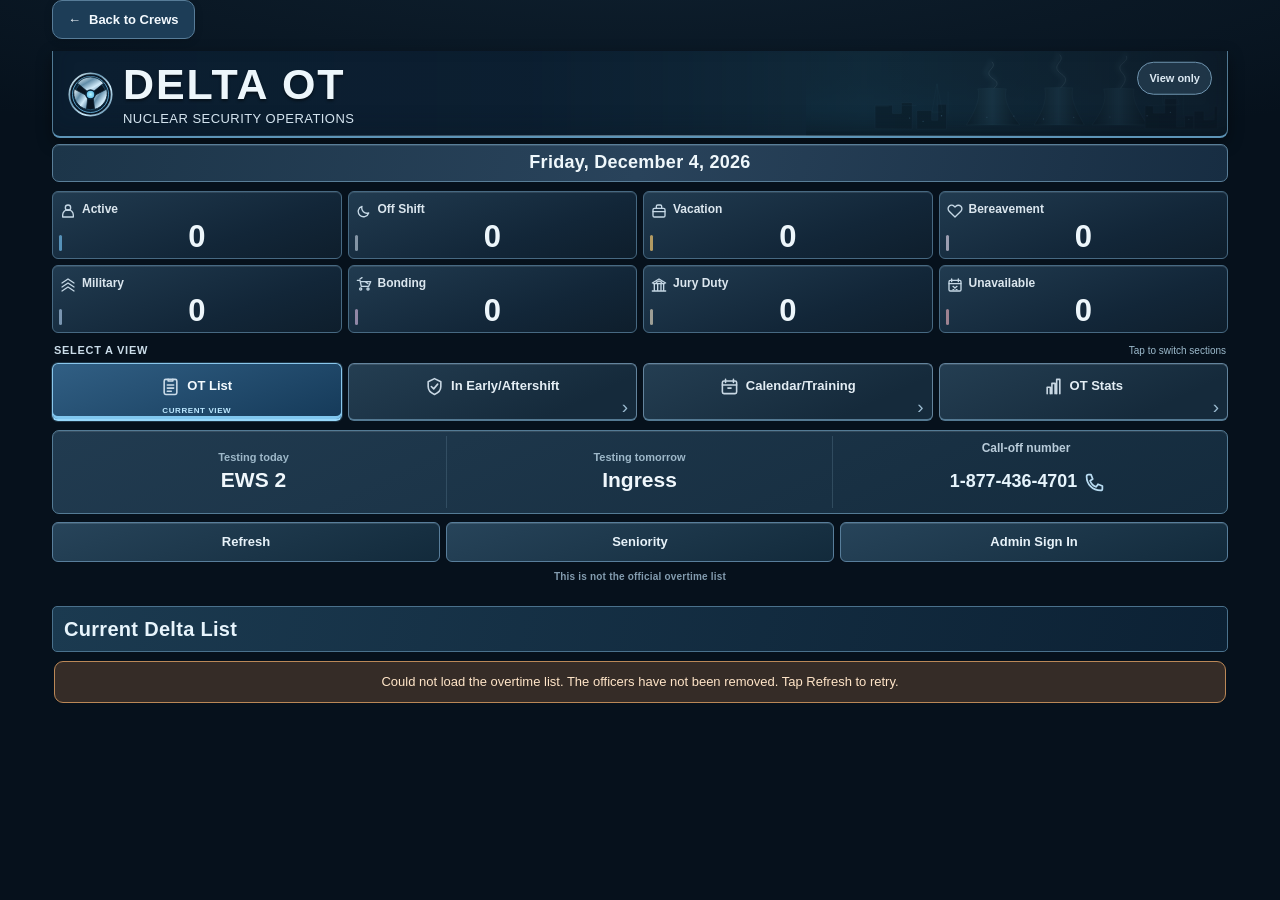
<file: delta/index.html>
<!doctype html><html lang="en"><head><meta charset="utf-8"><meta name="viewport" content="width=device-width,initial-scale=1,viewport-fit=cover"><meta http-equiv="Cache-Control" content="no-cache, no-store, must-revalidate"><meta http-equiv="Pragma" content="no-cache"><meta http-equiv="Expires" content="0"><meta name="theme-color" content="#0d141e"><meta name="color-scheme" content="dark"><meta name="apple-mobile-web-app-capable" content="yes"><meta name="apple-mobile-web-app-status-bar-style" content="black-translucent"><meta name="apple-mobile-web-app-title" content="Delta OT"><title>Delta OT</title><link rel="manifest" href="manifest.webmanifest?v=20261107-delta-permanent-v1"><link rel="icon" href="icon.svg" type="image/svg+xml"><link rel="apple-touch-icon" href="icon.svg"><style>
:root{--bg:#f3f6fa;--surface:#fff;--line:#dbe3ec;--text:#172638;--muted:#64758a;--navy:#17324d;--blue:#205f91;--blue-soft:#e7f1f9;--green:#176c51;--green-soft:#e5f5ee;--amber:#916115;--amber-soft:#fff3dd;--red:#9b3540;--red-soft:#fdebed}
*{box-sizing:border-box}html{background:var(--bg)}body{margin:0;min-height:100vh;background:var(--bg);color:var(--text);font-family:-apple-system,BlinkMacSystemFont,"Segoe UI",Roboto,sans-serif;line-height:1.4}
.app{max-width:820px;margin:auto;padding:0 18px calc(56px + env(safe-area-inset-bottom))}
header{position:sticky;top:0;z-index:9;margin:0 -18px;padding:calc(17px + env(safe-area-inset-top)) 18px 15px;background:rgba(255,255,255,.96);border-bottom:1px solid var(--line);backdrop-filter:blur(14px)}
.head{display:flex;align-items:center;justify-content:space-between;gap:16px}.title,.brand{min-width:0}.brandTitle,h1{margin:0;font-size:23px;line-height:1.12;letter-spacing:-.035em;font-weight:760;color:var(--navy)}.sub{font-size:12px;color:var(--muted);margin-top:4px}.pill{flex:0 0 auto;padding:5px 10px;border:1px solid #cbdceb;border-radius:999px;background:#f0f6fb;color:#315875;font-size:12px;font-weight:650;white-space:nowrap}
.tools{display:flex;flex-wrap:wrap;gap:8px;margin-top:15px}button{border:1px solid transparent;border-radius:8px;padding:9px 13px;font-family:inherit;font-size:13px;font-weight:650;line-height:1.25;cursor:pointer;min-height:42px}button:focus-visible,input:focus-visible,select:focus-visible{outline:3px solid #82b6dd;outline-offset:2px}.dark{background:#fff;color:var(--navy);border-color:#ccd8e4}.dark:hover{background:#f2f6fa}.blue{background:var(--navy);color:white}.blue:hover{background:#244d72}.hidden{display:none!important}
.stats{display:grid;grid-template-columns:repeat(3,minmax(0,1fr));gap:10px;margin:20px 0 13px}.stat{background:var(--surface);border:1px solid var(--line);border-radius:11px;padding:13px 15px}.stat b{display:block;font-size:25px;line-height:1.15;font-weight:750;font-variant-numeric:tabular-nums}.stat span{display:block;margin-top:5px;color:var(--muted);font-size:12px;font-weight:600}
.note{margin:12px 0 19px;padding:11px 14px;background:#eaf1f7;border:1px solid #d6e3ee;border-radius:9px;color:#4d6378;font-size:13px;line-height:1.45}.section{margin:21px 2px 10px;color:#596d80;font-size:12px;font-weight:750;text-transform:uppercase;letter-spacing:.085em}
.card,.rowcard{background:var(--surface);border:1px solid var(--line);border-radius:11px;margin-bottom:9px;overflow:hidden;box-shadow:0 1px 2px #17324d0a}.main{display:grid;grid-template-columns:56px minmax(0,1fr);align-items:start;gap:14px;padding:15px}.num{width:48px;height:48px;display:grid;place-items:center;border-radius:9px;background:var(--blue-soft);color:var(--blue);font-size:20px;font-weight:750;font-variant-numeric:tabular-nums}.num.off{background:#eef1f4;color:#738292}.nameRow{display:flex;align-items:center;gap:7px;flex-wrap:wrap}.name{font-size:17px;font-weight:720;letter-spacing:-.012em}.badge{display:inline-block;padding:3px 8px;border-radius:5px;font-size:11px;font-weight:650}.active{background:var(--green-soft);color:var(--green)}.offshift,.unavailbadge{background:#eef1f4;color:#596b7a}.vacation{background:var(--amber-soft);color:var(--amber)}.powerbadge{background:#f1eaf6;color:#765583}.calledoffbadge{background:var(--red-soft);color:var(--red)}.meta{margin-top:6px;color:#45586b;font-size:13px}.date{margin-top:2px;color:var(--muted);font-size:12px}.powercard{border-left:3px solid #a885b5}.num.power{background:#f1eaf6;color:#765583}.power-ineligible,.temp-unavailable{background:#f8f9fb}.power-ineligible .name,.temp-unavailable .name{color:#627182}
.actions{padding:9px 15px;border-top:1px solid var(--line);background:#fbfcfe}.actions button{min-height:36px}.editor{display:none;padding:15px;border-top:1px solid var(--line);background:#f8fafc}.card.open .editor{display:block}label{display:block;margin:12px 0 6px;font-size:13px;font-weight:700}select,input{width:100%;padding:11px 12px;border:1px solid #c5d2df;border-radius:8px;background:#fff;color:var(--text);font-size:16px}.row,.twocol{display:flex;gap:8px;margin-top:15px}.row>*,.twocol>*{flex:1}
dialog{width:min(92vw,560px);max-height:85vh;overflow:auto;padding:0;border:1px solid var(--line);border-radius:12px;background:white;color:var(--text);box-shadow:0 20px 65px #132b4150}dialog::backdrop{background:#132b4170}.modal{padding:20px}.modal h2{margin:0 0 8px;font-size:21px}.help{color:var(--muted);font-size:13px;line-height:1.5}.error{color:var(--red);font-size:13px;margin-top:10px}.ok{color:var(--green);font-size:12px;font-weight:700}.toast{position:fixed;left:50%;bottom:24px;z-index:20;max-width:90vw;overflow:hidden;text-overflow:ellipsis;white-space:nowrap;transform:translateX(-50%);padding:10px 15px;border-radius:8px;background:var(--navy);color:#fff;box-shadow:0 8px 26px #132b4140;opacity:0;transition:opacity .2s}.toast.show{opacity:1}
@media(max-width:460px){.app{padding-left:12px;padding-right:12px}header{margin:0 -12px;padding-left:12px;padding-right:12px}.brandTitle,h1{font-size:21px}.tools{display:grid;grid-template-columns:repeat(3,minmax(0,1fr));gap:7px}.tools button{min-width:0;padding:8px 5px;font-size:12px}.stat{padding:11px 10px}.stat b{font-size:23px}.main{grid-template-columns:46px minmax(0,1fr);gap:10px;padding:13px 11px}.num{width:42px;height:42px;font-size:18px}.name{font-size:16px}}
@media(max-width:345px){.brandTitle,h1{font-size:19px}.pill{font-size:10px;padding:5px 7px}.tools button{font-size:11px}}

.activityTitle{margin-top:10px;color:var(--muted);font-size:11px;font-weight:750;text-transform:uppercase;letter-spacing:.07em}.activityLine{display:flex;gap:8px;align-items:baseline;margin-top:4px;font-size:13px}.activityLine time{flex:0 0 95px;color:var(--navy);font-weight:650}.activityLine span{color:#536476}.noActivity{margin-top:4px;color:var(--muted);font-size:13px}.scheduled{margin-top:9px;padding-top:8px;border-top:1px solid var(--line);color:var(--blue);font-size:12px;font-weight:650}.actions{display:flex;gap:8px;flex-wrap:wrap}.historyHead{display:flex;justify-content:space-between;align-items:flex-start;gap:12px}.historyHead button{flex:0 0 auto}.historyContent{max-height:53vh;overflow:auto;margin-top:15px;overscroll-behavior:contain}.historyItem{border:1px solid var(--line);border-radius:8px;padding:11px;margin-bottom:8px;background:#fafcfe;font-size:13px}.historyDate{display:flex;justify-content:space-between;align-items:center;gap:8px;margin-bottom:4px;font-weight:750;color:var(--navy)}.historyDetail{margin-top:5px;font-size:12px;color:var(--muted);line-height:1.5;overflow-wrap:anywhere}.historyContent h3{font-size:12px;text-transform:uppercase;letter-spacing:.06em;color:var(--muted);margin:17px 0 8px}.historyEmpty{padding:15px;color:var(--muted);font-size:13px}@media(max-width:460px){.activityLine{display:block}.activityLine time{display:inline;margin-right:7px}.historyHead{align-items:center}.historyHead button{padding:7px 9px}}

.reorderTools{display:flex;align-items:center;gap:5px;padding:6px 10px 0;justify-content:flex-end}.reorderTools button{min-height:32px;padding:4px 10px;font-size:13px}.dragHandle{touch-action:none;cursor:grab;min-width:90px}.dragHandle:active{cursor:grabbing}.card.dragging{opacity:.55;box-shadow:0 10px 28px #17324d33}.card.dropBefore{border-top:4px solid var(--blue)}.card.dropAfter{border-bottom:4px solid var(--blue)}.reorderTools button:disabled{opacity:.4;cursor:not-allowed}
.calloffLine{display:flex;align-items:center;flex-wrap:wrap;column-gap:9px;margin-top:8px;padding-top:6px;border-top:1px solid var(--line)}.calloffLine>a{display:inline-flex;align-items:center;min-height:44px;padding:4px 2px;color:var(--blue);font-size:15px;font-weight:750;text-decoration:underline;text-underline-offset:3px;white-space:nowrap}.calloffLine>a:focus-visible{outline:3px solid var(--blue);outline-offset:3px;border-radius:4px}

/* Centered, restrained title with a balanced right-side status badge. */
header .head{position:relative;display:flex;justify-content:center;align-items:center;min-height:48px;padding:0 90px}
header .head .title,header .head .brand{width:100%;min-width:0;text-align:center}
header .head .brandTitle{font-family:-apple-system,BlinkMacSystemFont,"Segoe UI",Roboto,sans-serif;font-size:clamp(21px,3.6vw,29px);line-height:1.15;font-weight:780;letter-spacing:-.035em;color:#e6edf7;text-wrap:balance}
header .head .sub{font-size:11px;letter-spacing:.055em;text-transform:uppercase;color:#98a9be;margin-top:5px}
header .head #topMode{position:absolute;right:0;top:50%;transform:translateY(-50%)}
@media(max-width:560px){header .head{display:flex;flex-direction:column;gap:9px;padding:0}header .head #topMode{position:static;transform:none;align-self:center}header .head .brandTitle{font-size:clamp(20px,5.2vw,25px)}}
</style><link rel="stylesheet" href="../alpha-dark-v1.css?v=20261107-delta-stable"><link rel="stylesheet" href="../alpha-hub-v1.css?v=20261107-delta-stable"><link rel="stylesheet" href="../alpha-ieas-v1.css?v=20261107-delta-stable"><link rel="stylesheet" href="../alpha-ot-stats-v1.css?v=20261107-delta-stable"><link rel="stylesheet" href="../alpha-ot-worked-podium-v1.css?v=20261107-delta-stable"><link rel="stylesheet" href="../alpha-command-v1.css?v=20261107-delta-stable" data-alpha-command-theme><link rel="stylesheet" href="../alpha-executive-v1.css?v=20261107-delta-stable" data-alpha-executive-theme><link rel="stylesheet" href="../alpha-bottom-nav-v1.css?v=20261112-crews-in-dock-v1" data-alpha-bottom-nav-theme><style>
.alpha-monthly-summary{margin:13px auto 0;padding:12px;border:1px solid var(--line);border-radius:11px;background:#0d141e45;max-width:620px}
.alpha-monthly-summary-heading{text-align:center;display:flex;flex-direction:column;align-items:center;gap:3px}
.alpha-monthly-summary-heading h2{margin:0;color:var(--text);font-size:13px;font-weight:740;letter-spacing:.015em}
#alphaMTDMonth{color:var(--muted);font-size:11px}
.alpha-monthly-metrics{display:grid;grid-template-columns:repeat(3,minmax(0,1fr));gap:8px;margin-top:11px}
.alpha-monthly-metric{padding:10px 5px;border:1px solid var(--line);border-radius:9px;background:#0d141e45;text-align:center}
.alpha-monthly-metric strong{display:block;font-size:clamp(22px,3.7vw,27px);font-weight:780;line-height:1.15;font-variant-numeric:tabular-nums;color:var(--text)}
.alpha-monthly-metric:nth-child(2) strong{color:#8ac5ed}
.alpha-monthly-metric:nth-child(3) strong{color:#a7dfca}
.alpha-monthly-metric span{display:block;margin-top:5px;font-size:10px;line-height:1.3;color:var(--muted)}
@media(max-width:420px){.alpha-monthly-summary{padding:10px}.alpha-monthly-metrics{gap:7px}.alpha-monthly-metric{padding:9px 3px}}
.removeOfficerBtn{color:#f4c8c8!important;border-color:#81484e!important;background:#342127!important}.removeOfficerBtn:hover{background:#48272e!important}
.nameChangeRow{display:flex;justify-content:flex-end;margin-top:10px;padding-top:10px;border-top:1px solid var(--line)}
.nameChangeRow button{min-height:34px;padding:6px 12px;font-size:12px;font-weight:650;background:transparent;border:1px solid var(--line);color:var(--muted);border-radius:7px}
.nameChangeRow button:hover,.nameChangeRow button:focus-visible{background:var(--raised,#f3f6fa);color:var(--text)}
#renameDlg .row,#callNumberDlg .row{margin-top:18px}
.nameChangeRow{gap:8px;flex-wrap:wrap}


/* Vacation scheduling: consistent with the dark OT editing surface */
.editor .vacationDayEditor{margin:13px 0 0!important;padding:13px!important;border:1px solid #52758f!important;border-radius:10px!important;background:linear-gradient(145deg,#1b3448,#13283b 85%)!important;box-shadow:inset 0 1px 0 #e4f5ff15!important;color:#eaf5fc!important}
.vacationEditorHead{display:flex;justify-content:space-between;align-items:baseline;flex-wrap:wrap;gap:3px 9px;margin:0 0 10px}
.vacationEditorHead strong{color:#eef7ff!important;font-weight:760;font-size:14px}
.vacationEditorHead small{color:#b0c9dc!important;font-weight:560;font-size:11px}
.vacationAddRow{display:flex;gap:8px;align-items:flex-end}
.editor .vacationAddRow .vacationWorkLabel{margin:0!important;min-width:0;flex:1;color:#c9deeb!important;font-size:12px!important;font-weight:670}
.editor .vacationAddRow input[type=date]{display:block;width:100%;min-width:0;height:43px;min-height:43px;margin:5px 0 0!important;padding:7px 9px!important;border:1px solid #65849b!important;border-radius:8px!important;background:#0c2132!important;color:#f5fbff!important;font-size:15px!important;color-scheme:dark}
.editor .vacationAddRow button{flex:0 0 auto;min-height:43px;height:43px;padding:8px 12px!important;border:1px solid #5996c1!important;border-radius:8px!important;background:#245e86!important;color:#fff!important;font-size:13px!important;font-weight:700!important;white-space:nowrap}
.editor .vacationAddRow button:hover{background:#3379a5!important}
.vacationEditorSection{margin:12px 0 0}
.vacationEditorSection.existing{border-top:1px solid #48677e;padding-top:10px}
.vacationSectionTitle{font-size:11px!important;font-weight:740!important;letter-spacing:.025em;color:#bad5e7!important}
.vacationPills{display:flex;flex-wrap:wrap;gap:7px;margin:7px 0 0}
.editor .vacationPill{max-width:100%;display:inline-flex;align-items:center;gap:8px;padding:5px 7px 5px 11px;border:1px solid #567b96!important;border-radius:99px!important;background:#284b64!important;color:#ecf7ff!important;font-size:12px!important;font-variant-numeric:tabular-nums}
.editor .vacationPill button{display:grid;place-items:center;flex:0 0 26px;width:26px;min-width:26px;height:26px;min-height:26px;margin:0;padding:0!important;border:0!important;border-radius:50%!important;background:#173448!important;color:#e7f5ff!important;font-size:17px!important;font-weight:500!important;line-height:1!important}
.editor .vacationPill button:hover{background:#80394a!important;color:#fff!important}
.editor .vacationEmpty{font-size:12px!important;color:#a5bdcf!important;line-height:1.45}
.editor .vacationRuleNote{margin:12px 0 0;padding:9px 10px;border-left:3px solid #73b5dc;border-radius:7px;background:#0c2132!important;color:#d0e2ef!important;font-size:12px!important;line-height:1.45}
.vacationbadge{background:#263f54;color:#d8edfa}.vacation-void{background:#132739}.vacation-void .num.off{opacity:.75}
@media(max-width:390px){.editor .vacationDayEditor{padding:10px!important}.vacationAddRow{gap:6px}.editor .vacationAddRow button{padding:7px 9px!important;font-size:12px!important}}

#authDlg .authAssistance{display:flex;gap:10px;flex-wrap:wrap;margin-top:10px}
#authDlg .authAssistance button{border:0;background:transparent;color:var(--blue,#216ca5);text-decoration:underline;text-underline-offset:2px;font-size:13px;padding:6px 0;cursor:pointer}
#accountHelpDlg .authHelpStatus{min-height:18px;font-size:13px;margin-top:12px;line-height:1.5}

/* Explicit connection state: do not imply an empty roster while loading fails. */
.rosterLoadState{margin:9px 2px 12px;padding:11px 12px;border:1px solid #52748b;border-radius:9px;
  background:#193246;color:#d4e7f5;font-size:13px;line-height:1.4;text-align:center}
.rosterLoadState[data-state="ready"]{display:none!important}
.rosterLoadState[data-state="error"]{border-color:#bb8857;background:#352c27;color:#ffe5c8}

.ojtRuleNote{padding:9px 12px;margin:9px 0;border:1px solid #527a8f;border-left:3px solid #73b9cb;background:#163247;color:#c7e4f2;font-size:12px;line-height:1.45;border-radius:7px}

/* Braidwood Security Overtime: top-of-page return navigation. */
header .crewHomeNav{display:flex;align-items:center;justify-content:flex-start;margin:0 0 12px;padding:0}
header .crewHomeLink{display:inline-flex;align-items:center;justify-content:center;gap:8px;min-height:39px;padding:9px 15px;border:1px solid #577c98;border-radius:10px;background:#1d3d57;color:#f3f9fe!important;text-decoration:none!important;font-size:13px;font-weight:750;line-height:1.2;box-shadow:0 2px 9px #0002;transition:background .15s,border-color .15s}
header .crewHomeLink:hover{background:#2a5675;border-color:#86b3cd}
header .crewHomeLink:focus-visible{outline:3px solid #98d2ef;outline-offset:3px}
@media(max-width:560px){header .crewHomeNav{justify-content:center;margin-bottom:13px}header .crewHomeLink{width:min(100%,240px)}}

/* On phones the crew selector lives in the fixed five-item bottom dock.
   Keep the original top link for desktop only. */
@media(max-width:700px){.app>header .crewHomeNav{display:none!important}}
</style></head><body><div class="app"><header><nav class="crewHomeNav" aria-label="Return to Braidwood Security Overtime"><a class="crewHomeLink" href="../braidwood/"><span aria-hidden="true">←</span> Back to Crews</a></nav><div class="head"><div class="title"><div class="brand"><h1 class="brandTitle">Delta Crew Overtime</h1><div class="sub">Night Shift · 2-2-3 Rotation</div></div></div><div id="topMode" class="pill">View only</div></div><section class="infoHub" aria-label="Delta OT information hub">
  <div class="hubHeading"><span id="alphaHubDate" class="hubDate" role="status" aria-live="off">Loading date…</span></div>
  <div class="hubGrid">
    <div class="hubTesting" role="group" aria-label="Today's testing">
      
      <div class="hubTestingRow"><span class="hubLabel">Testing today</span><strong id="alphaTestingType" role="status" aria-live="polite">Loading…</strong></div>
      <div class="hubTestingRow"><span class="hubLabel">Testing tomorrow</span><strong id="alphaTestingTomorrow">Loading…</strong></div>
    </div>
    <div class="hubCalloff">
      <div class="hubLabel">Call-off number</div>
      <a id="calloffPhone" href="tel:+18774364701" aria-label="Call the call-off number, 1-877-436-4701">1-877-436-4701<span aria-hidden="true">↗</span></a>
      <div class="hubDetail">Tap to call</div>
    </div>
  </div>
<div class="stats"><div class="stat"><b id="ac">0</b><span>Active</span></div><div class="stat"><b id="oc">0</b><span>Off Shift</span></div><div class="stat"><b id="vc">0</b><span>Vacation</span></div></div>
<div class="hubNotice" id="viewerNote">This is not the official overtime list</div>
<nav class="tools" aria-label="Delta OT actions"><button class="dark" onclick="loadAll()">Refresh</button><button type="button" class="dark" onclick="openSeniority()">Seniority</button><button class="dark" id="authBtn" onclick="openAuth()">Admin Sign In</button><button class="dark hidden" id="addBtn" onclick="openNewOfficer()">+ Add Officer</button><button class="dark hidden" id="accessBtn" onclick="openAccess()">Manage Access</button><button class="dark hidden" id="signoutBtn" onclick="signOut()">Sign Out</button></nav>
</section></header><div class="section">Current Delta List</div><div id="rosterLoadState" class="rosterLoadState" data-state="loading" role="status" aria-live="polite">Loading the live overtime list…</div><div id="list"></div></div>
<dialog id="authDlg"><div class="modal"><h2>Admin Sign In</h2><div class="help">Sign in with your Delta OT account. New accounts start as Viewer unless an Admin promotes them.</div><label>Email</label><input id="email" type="email" autocomplete="email" placeholder="you@example.com"><label>Password</label><input id="password" type="password" autocomplete="current-password" placeholder="At least 6 characters"><div id="authMsg" class="error"></div><div class="row"><button class="dark" onclick="authDlg.close()">Cancel</button><button class="blue" onclick="signIn()">Sign In</button></div><div class="row"><button class="dark" onclick="signUp()">Create Account</button></div><div class="authAssistance"><button type="button" onclick="openAccountHelp('recover')">Forgot Password?</button><button type="button" onclick="openAccountHelp('confirmation')">Confirmation link not working?</button></div></div></dialog><dialog id="accountHelpDlg" aria-labelledby="accountHelpTitle"><div class="modal">
<h2 id="accountHelpTitle">Reset password</h2>
<p id="accountHelpDescription" class="help"></p>
<label for="accountHelpEmail">Account email</label>
<input id="accountHelpEmail" type="email" autocomplete="email" placeholder="you@example.com">
<p id="accountHelpStatus" class="authHelpStatus" role="status" aria-live="polite"></p>
<div class="row"><button type="button" class="dark" onclick="accountHelpDlg.close()">Close</button><button id="accountHelpSubmit" type="button" class="blue" onclick="sendAccountHelpLink()">Send Link</button></div>
</div></dialog>
<dialog id="addDlg"><div class="modal"><h2>Add Officer</h2><label for="newMode">Officer entry type</label><select id="newMode" onchange="syncNewOfficerForm()"><option value="Initial">New hire (Initial)</option><option value="Transfer">Transfer from another crew</option></select><label for="newName">Name</label><input id="newName" autocomplete="off"><label for="newStatus">Status</label><select id="newStatus" onchange="syncNewOfficerForm()"><option>Active</option><option>Off Shift</option></select><div id="newInitialOptions"><label for="newEvent">Starting event</label><select id="newEvent" disabled><option value="Initial" selected>Initial</option></select><label for="newDate">Date added to OT list</label><input id="newDate" type="date"><div class="help">New hires start at the bottom. New hires added together are ordered alphabetically by last name.</div></div><div id="newTransferOptions" class="hidden"><label for="newTransferEvent">Previous crew's qualifying event</label><select id="newTransferEvent"><option>Required OT</option><option>Volunteer OT</option><option>Training</option><option>Vacation Return</option></select><label for="newTransferDate">Qualifying event date</label><input id="newTransferDate" type="date"><label for="newPlacement">Place transfer relative to</label><select id="newPlacement"></select><label for="newPlacementSide">Position</label><select id="newPlacementSide"><option value="after">Directly below</option><option value="before">Directly above</option></select><label for="newTransferCall">Call number (optional)</label><input id="newTransferCall" type="number" min="1" max="9999" inputmode="numeric" placeholder="e.g. 89"><div class="help">This records the previous crew's qualifying event as a baseline only. It does not create an Delta OT or Training assignment, and the selected placement does not drop anyone on the rotation.</div></div><div class="row"><button class="dark" onclick="addDlg.close()">Cancel</button><button class="blue" onclick="addOfficer()">Add Officer</button></div></div></dialog>
<dialog id="accessDlg"><div class="modal"><h2>Manage Access</h2><div class="help">New accounts start as Viewer. Promote only people you want to change the live overtime list.</div><div id="accessList" style="display:grid;gap:10px;margin-top:14px"></div><div id="accessMsg" class="error"></div><div class="row"><button class="dark" onclick="accessDlg.close()">Close</button></div></div></dialog><dialog id="historyDlg" aria-labelledby="historyTitle"><div class="modal"><div class="historyHead"><div><h2 id="historyTitle">60-Day History</h2><div id="historyRange" class="help"></div></div><button class="dark" onclick="historyDlg.close()">Close</button></div><label for="historyFilter">Show</label><select id="historyFilter" onchange="renderHistory()"><option value="all">All activity</option><option value="ot">OT only</option><option value="training">Training</option><option value="reversed">Reversed / canceled</option><option value="admin">Administrative changes</option></select><div id="historyContent" class="historyContent" aria-live="polite">Loading history…</div></div></dialog><dialog id="renameDlg" aria-labelledby="renameDlgTitle"><div class="modal">
<h2 id="renameDlgTitle">Change Officer Name</h2>
<p id="renameCurrentName" class="help"></p>
<label for="renameInput">New name</label><input id="renameInput" type="text" maxlength="80" autocomplete="off" spellcheck="false" onkeydown="if(event.key==='Enter'){event.preventDefault();saveOfficerName()}">
<div id="renameFeedback" class="error" role="status" aria-live="polite"></div>
<div class="row"><button type="button" class="blue" id="renameSaveBtn" onclick="saveOfficerName()">Save Name</button><button type="button" class="dark" onclick="renameDlg.close()">Cancel</button></div>
</div></dialog><dialog id="callNumberDlg" aria-labelledby="callNumberDlgTitle"><div class="modal">
<h2 id="callNumberDlgTitle">Change Officer Call Number</h2>
<p id="callNumberOfficer" class="help"></p>
<label for="callNumberInput">Call number (1–9999)</label><input id="callNumberInput" type="number" min="1" max="9999" step="1" inputmode="numeric" placeholder="Leave blank to clear" onkeydown="if(event.key==='Enter'){event.preventDefault();saveOfficerCallNumber()}">
<div class="help">This changes the officer's call number only. It will not move their OT or IE/AS position.</div>
<div id="callNumberFeedback" class="error" role="status" aria-live="polite"></div>
<div class="row"><button type="button" class="blue" id="callNumberSaveBtn" onclick="saveOfficerCallNumber()">Save Call Number</button><button type="button" class="dark" onclick="callNumberDlg.close()">Cancel</button></div>
</div></dialog><div id="toast" class="toast"></div>
<script>
const APP_BUILD='20261112-switch-crews-v1';
const OT_CREW='delta';
try{localStorage.removeItem('ot_block_target_'+OT_CREW)}catch{}
let historyOfficerId=null,historyData=null,historyNonce=0;
function clearHistory(){historyNonce++;historyOfficerId=null;historyData=null;if(historyDlg.open)historyDlg.close();historyContent.textContent='';historyRange.textContent=''}
historyDlg.addEventListener('close',()=>{historyNonce++;historyOfficerId=null;historyData=null;historyContent.textContent='' });
async function openHistory(id){if(role!=='admin')return;historyOfficerId=id;historyFilter.value='all';historyTitle.textContent='60-Day History';historyRange.textContent='';historyContent.textContent='Loading history…';historyDlg.showModal();await fetchHistory(id)}
async function fetchHistory(id){const nonce=++historyNonce,token=session?.access_token;try{let d=await api('/rest/v1/rpc/alpha_officer_history',{method:'POST',body:JSON.stringify({p_officer_id:id})});if(nonce!==historyNonce||role!=='admin'||session?.access_token!==token||historyOfficerId!==id||!historyDlg.open)return;historyData=d;historyTitle.textContent=d.name+' · 60-Day History';historyRange.textContent=d.crew+' Crew • '+fmt(d.from)+' – '+fmt(d.through);renderHistory()}catch(e){if(nonce!==historyNonce||!historyDlg.open)return;historyData=null;historyContent.textContent='Unable to load history: '+e.message}}
function stamp(s){return s?new Date(s).toLocaleString(undefined,{dateStyle:'medium',timeStyle:'short'}):'Not recorded'}
function eventLabel(e){if(e.baseline)return esc(e.action_type)+' · Baseline / imported starting record';if(e.action_type==='Volunteer OT'||e.action_type==='Required OT')return 'Recorded '+esc(e.action_type);return esc(e.action_type)}
function auditSummary(a){const before=a.before||{},after=a.after||{};if(a.action==='Manual list reorder')return `Position ${esc(before.group_position)} → ${esc(after.group_position)}${before.eligible_number&&after.eligible_number?` · Eligible #${esc(before.eligible_number)} → #${esc(after.eligible_number)}`:''}`;const fields=['status','event_date','action_type','reversed','rotation_sort_at','base_order','vacation_return_date','called_off_date','temporarily_unavailable','temporarily_unavailable_date','baseline_event_type','baseline_event_date'];let diffs=fields.filter(k=>JSON.stringify(before[k])!==JSON.stringify(after[k])).map(k=>`${k.replaceAll('_',' ')}: ${esc(String(before[k]??'—'))} → ${esc(String(after[k]??'—'))}`);return diffs.length?diffs.join('<br>'):esc(a.operation+' '+a.source)}
function renderHistory(){if(!historyData)return;let d=historyData,f=historyFilter.value,ev=(d.events||[]).filter(e=>f==='all'||(f==='ot'&&['Volunteer OT','Required OT'].includes(e.action_type))||(f==='training'&&e.action_type==='Training')||(f==='reversed'&&e.reversed)),changes=(f==='all'||f==='admin')?(d.administrative_changes||[]):[];let html='';if(f!=='admin'){html+=ev.map(e=>`<article class="historyItem"><div class="historyDate">${esc(fmt(e.event_date))}<span class="badge ${e.reversed?'calledoffbadge':'active'}">${e.reversed?'Reversed / canceled':'Valid recorded entry'}</span></div><div>${eventLabel(e)}</div>${e.reversed?`<div class="help">${esc(e.reversal_reason||'Reversed — reason not recorded')}</div>`:''}<div class="historyDetail">Entered: ${esc(stamp(e.created_at))} · By: ${esc(e.entered_by||'Not recorded')}${e.reversed?`<br>Reversed: ${esc(stamp(e.reversed_at))}`:''}</div></article>`).join('');if((f==='all'||f==='reversed')&&(d.upcoming||[]).length){let future=d.upcoming.filter(e=>f==='all'||e.reversed);if(future.length)html+='<h3>Upcoming / Scheduled</h3>'+future.map(e=>`<article class="historyItem"><div class="historyDate">${esc(fmt(e.event_date))}</div><div>${e.reversed?'Canceled assignment':'Scheduled'} • ${esc(e.action_type)}</div>${e.reversed?`<div class="help">${esc(e.reversal_reason||'Reversed — reason not recorded')}</div>`:''}</article>`).join('')}}if(changes.length){html+='<h3>Administrative changes</h3>'+changes.map(a=>`<article class="historyItem"><div class="historyDate">${esc(stamp(a.at))}</div><div>${esc(a.action||a.operation+' '+a.source)}</div><div class="historyDetail">By: ${esc(a.actor||'Not recorded')}</div><div class="historyDetail">${auditSummary(a)}</div></article>`).join('')}historyContent.innerHTML=html||'<div class="historyEmpty">No recorded activity in the last 60 days for this filter.</div>'}
const U='https://hvihhsrhoqbbhkobayhx.supabase.co',K='sb_publishable_XrolNcWigiHLyj_96h7TmA_306hd00Y';let officers=[],reorderBusy=false,drag=null,session=JSON.parse(localStorage.getItem('alpha_session')||'null'),role='viewer';const isoLocal=d=>{let y=d.getFullYear(),m=String(d.getMonth()+1).padStart(2,'0'),x=String(d.getDate()).padStart(2,'0');return y+'-'+m+'-'+x},today=()=>isoLocal(new Date()),alphaWorks=s=>{let a=Date.UTC(2026,10,6),[y,m,d]=s.split('-').map(Number),n=Math.floor((Date.UTC(y,m-1,d)-a)/86400000),i=((n%14)+14)%14;return [3,4,7,8,9,12,13].includes(i)},powerAvailability=()=>{let now=new Date(),dow=now.getDay(),delta=dow===6?-1:dow===0?-2:5-dow,friday=new Date(now.getFullYear(),now.getMonth(),now.getDate()+delta),sat=new Date(friday.getFullYear(),friday.getMonth(),friday.getDate()+1),sun=new Date(friday.getFullYear(),friday.getMonth(),friday.getDate()+2),weekendDeltaWorks=alphaWorks(isoLocal(sat))||alphaWorks(isoLocal(sun));return weekendDeltaWorks?{label:'Available: Friday only',available:true}:{label:'Available: Friday, Saturday & Sunday',available:true}},eligible=o=>{let tempUnavailable=o.temporarily_unavailable&&o.temporarily_unavailable_date===today();if(o.status!=='Active'||tempUnavailable||o.vacation_unavailable)return false;if(o.crew==='Power')return powerAvailability().available;return true},fmt=s=>{if(!s)return'';let[y,m,d]=s.split('-').map(Number);return new Date(y,m-1,d).toLocaleDateString(undefined,{month:'short',day:'numeric',year:'numeric'})},esc=s=>String(s??'').replace(/[&<>"']/g,c=>({'&':'&amp;','<':'&lt;','>':'&gt;','"':'&quot;',"'":'&#039;'}[c]));function openSeniority(){window.location.assign('./seniority.html')}function toast(m){let t=document.getElementById('toast');t.textContent=m;t.classList.add('show');clearTimeout(window.tt);window.tt=setTimeout(()=>t.classList.remove('show'),2200)}function headers(auth=true){let h={'apikey':K,'Content-Type':'application/json'};h.Authorization='Bearer '+(auth&&session?.access_token?session.access_token:K);return h}async function api(path,opt={}){path=path.replace(/\/rpc\/alpha_/g,'/rpc/delta_').replace(/\/rpc\/ieas_/g,'/rpc/delta_ieas_').replace(/\/rpc\/process_vacation_returns\b/g,'/rpc/delta_process_vacation_returns').replace(/\/rpc\/process_bereavement_dates\b/g,'/rpc/delta_process_bereavement_dates');let r=await fetch(U+path,{...opt,headers:{...headers(opt.auth!==false),...(opt.headers||{})}}),txt=await r.text(),data;try{data=txt?JSON.parse(txt):null}catch{data=txt}if(!r.ok)throw new Error(data?.msg||data?.message||data?.error_description||data?.hint||('HTTP '+r.status));return data}async function loadRole(){let oldRole=role;role='viewer';if(!session?.access_token)return refreshMode();try{let p=await api('/rest/v1/profiles?select=role&id=eq.'+encodeURIComponent(session.user.id));if(p?.[0]?.role)role=p[0].role}catch(e){session=null;localStorage.removeItem('alpha_session')}refreshMode();if(oldRole!==role)render()}
function otShiftISO(iso,n){
 const d=new Date(iso+'T12:00:00Z');
 d.setUTCDate(d.getUTCDate()+n);
 return d.toISOString().slice(0,10);
}
// OT numbering automatically references the next off-duty block.
function automaticOTTargetDate(){
 for(let offset=0;offset<14;offset++){
   const candidate=otShiftISO(today(),offset);
   if(!alphaWorks(candidate))return candidate;
 }
 return today();
}
function getOTTargetDate(){return automaticOTTargetDate();}

function refreshMode(){if(role!=='admin')clearHistory();let edit=role==='admin'||role==='editor';topMode.textContent=role==='admin'?'Admin':role==='editor'?'Editor':'View only';authBtn.classList.toggle('hidden',!!session);signoutBtn.classList.toggle('hidden',!session);addBtn.classList.toggle('hidden',role!=='admin');accessBtn.classList.toggle('hidden',role!=='admin');viewerNote.textContent=role==='admin'&&!navigator.onLine?'Offline — connect to save a reorder.':edit?'You are signed in as '+role+'. Changes save to the shared live list.':'This is not the official overtime list'}function openAuth(){authMsg.textContent='';authDlg.showModal()}
const ACCOUNT_EMAIL_CALLBACK="https://morrissey529-ship-it.github.io/Alphaot/account.html";
let accountHelpMode='recover';
function openAccountHelp(mode){
 accountHelpMode=mode==='confirmation'?'confirmation':'recover';
 const dlg=document.getElementById('accountHelpDlg');
 document.getElementById('accountHelpTitle').textContent=accountHelpMode==='recover'?'Forgot Password':'Resend Confirmation Email';
 document.getElementById('accountHelpDescription').textContent=accountHelpMode==='recover'
   ?'Enter the email used to register. You will receive a secure link to choose a new password.'
   :'If the original confirmation link failed or expired, request a new one. If your account is already confirmed, use Forgot Password instead.';
 document.getElementById('accountHelpEmail').value=document.getElementById('email').value.trim();
 document.getElementById('accountHelpStatus').textContent='';
 document.getElementById('accountHelpSubmit').disabled=false;
 if(document.getElementById('authDlg').open)document.getElementById('authDlg').close();
 dlg.showModal();
 document.getElementById('accountHelpEmail').focus();
}
async function sendAccountHelpLink(){
 const dlg=document.getElementById('accountHelpDlg');
 if(!dlg.open)return;
 const inp=document.getElementById('accountHelpEmail');
 const msg=document.getElementById('accountHelpStatus');
 const btn=document.getElementById('accountHelpSubmit');
 const e=inp.value.trim();
 if(!e||!inp.checkValidity()){msg.textContent='Enter a valid email address.';return}
 if(btn.disabled)return;btn.disabled=true;msg.textContent='Requesting secure email…';
 try{
   const endpoint=accountHelpMode==='recover'?'/auth/v1/recover':'/auth/v1/resend';
   const payload=accountHelpMode==='recover'?{email:e}:{email:e,type:'signup'};
   await api(endpoint+'?redirect_to='+encodeURIComponent(ACCOUNT_EMAIL_CALLBACK),
     {method:'POST',auth:false,body:JSON.stringify(payload)});
   msg.textContent=accountHelpMode==='recover'
     ?'If this email has an account, check for a password-reset link. Use the newest link once.'
     :'If confirmation is still needed, check for a new confirmation email. Use the newest link once.';
 }catch(err){
   const s=String(err?.message||'Unable to send email');
   msg.textContent=/rate limit|too many/i.test(s)?'Too many requests. Try again later.'
     :accountHelpMode==='confirmation'&&/already|confirm/i.test(s)
       ?'This account may already be confirmed. Use Forgot Password to get access.'
       :'Could not send the link: '+s;
 }finally{btn.disabled=false}
}

async function signUp(){authMsg.textContent='';try{let d=await api('/auth/v1/signup?redirect_to='+encodeURIComponent(ACCOUNT_EMAIL_CALLBACK),{method:'POST',auth:false,body:JSON.stringify({email:email.value.trim(),password:password.value})});if(d.access_token){session=d;localStorage.setItem('alpha_session',JSON.stringify(session));authDlg.close();await loadRole();await loadAll();toast('Account created')}else{authMsg.textContent='Account created. Check your email to confirm it, then come back and sign in. New accounts start as Viewer.'}}catch(e){authMsg.textContent=e.message}}async function signIn(){authMsg.textContent='';try{let d=await api('/auth/v1/token?grant_type=password',{method:'POST',auth:false,body:JSON.stringify({email:email.value.trim(),password:password.value})});session=d;localStorage.setItem('alpha_session',JSON.stringify(session));authDlg.close();await loadRole();await loadAll();toast('Signed in')}catch(e){authMsg.textContent=e.message}}function signOut(){clearHistory();session=null;role='viewer';localStorage.removeItem('alpha_session');refreshMode();render();loadAll();toast('Signed out')}let rosterRequest=null;
let rosterLoaded=false;
let vacationCheckBusy=false;
let vacationCheckAttemptAt=0;
function rosterLoadingState(state){
 const el=document.getElementById('rosterLoadState');
 if(!el)return;
 el.dataset.state=state;
 if(state==='loading'){
   el.textContent='Loading the live overtime list…';
 }else if(state==='error'){
   el.textContent=rosterLoaded
     ?'Connection interrupted. Showing the last loaded list; tap Refresh to retry.'
     :'Could not load the overtime list. The officers have not been removed. Tap Refresh to retry.';
 }else{
   el.textContent='';
 }
 if(!rosterLoaded&&(state==='loading'||state==='error')){
   for(const id of ['ac','oc','vc','bc','mc','bnc','jc','uc']){
     const node=document.getElementById(id);
     if(node)node.textContent='—';
   }
 }
}
function runVacationCheckAfterRoster(){
 // A completed vacation block needs processing only once per day per browser.
 // Never hold the read-only roster behind this potentially slow write operation.
 if(vacationCheckBusy||!rosterLoaded)return;
 const key='ot_vacation_processed_'+OT_CREW+'_'+today();
 try{if(localStorage.getItem(key)==='done')return}catch{}
 if(Date.now()-vacationCheckAttemptAt<15*60*1000)return;
 vacationCheckAttemptAt=Date.now();
 vacationCheckBusy=true;
 api('/rest/v1/rpc/process_vacation_returns',{method:'POST',auth:false,body:'{}'})
 .then(result=>{
   try{localStorage.setItem(key,'done')}catch{}
   // Full-block drops need an immediate refresh. Other automatic status
   // changes will appear on the existing 30-second auto-refresh.
   if(Number(result)>0&&!document.hidden)loadAll();
 })
 .catch(()=>{/* Retry later; do not hide an otherwise valid roster. */})
 .finally(()=>{vacationCheckBusy=false});
}
async function loadAll(){
 if(reorderBusy||drag)return;
 if(rosterRequest)return rosterRequest;
 if(!rosterLoaded)rosterLoadingState('loading');
 rosterRequest=(async()=>{
   try{
     // A stalled cellular or server request must not hold the roster in
     // "Loading…" forever. Previous successful data is kept on refresh failure.
     const controller=new AbortController();
     const timeout=setTimeout(()=>controller.abort(),15000);
     let fresh;
     try{
       fresh=await api('/rest/v1/rpc/alpha_list_summary_for_block',{
         method:'POST',auth:true,body:JSON.stringify({p_target_date:getOTTargetDate()}),
         signal:controller.signal
       });
     }finally{
       clearTimeout(timeout);
     }
     if(!Array.isArray(fresh))throw Error('Invalid overtime list response');
     officers=fresh;
     rosterLoaded=true;
     render();
     rosterLoadingState('ready');
     if(historyDlg.open&&historyOfficerId&&role==='admin'){
       try{await fetchHistory(historyOfficerId)}catch{/* History errors must not hide the OT list. */}
     }
   }catch(error){
     rosterLoadingState('error');
     // Preserve any previously loaded roster instead of replacing it with zeroes.
     console.warn('OT list unavailable:',error?.name==='AbortError'?'The request timed out':String(error?.message||error));
   }
 })();
 try{await rosterRequest}finally{rosterRequest=null}
 if(rosterLoaded)runVacationCheckAfterRoster();
}
function recentHTML(o){let items=o.recent_activity||[];if(!items.length)return '<div class="noActivity">No recorded activity</div>';return items.map(x=>`<div class="activityLine"><time>${esc(fmt(x.date))}</time><span>${esc((x.types||[]).join(' · '))}</span></div>`).join('')}
function render(){let act=officers.filter(o=>o.status==='Active'),vac=officers.filter(o=>o.status==='Vacation'),off=officers.filter(o=>o.status!=='Active'&&o.status!=='Vacation');list.innerHTML='';let n=0,edit=role==='admin'||role==='editor';for(let o of officers){let el=eligible(o),idx=officers.indexOf(o),canUp=validMove(idx,idx-1),canDown=validMove(idx,idx+1);if(el)n++;let tempUnavailable=o.temporarily_unavailable&&o.temporarily_unavailable_date===today();let futureVacation=!!o.vacation_unavailable;let isPower=o.crew==='Power',pAvail=isPower?powerAvailability():null,cls=o.status==='Active'?'active':o.status==='Vacation'?'vacation':'offshift';let statusLine=o.status==='OJT'?'On-the-job training · unavailable for OT / IE-AS':(o.status==='Active'&&o.display_event_type==='Initial'?'Initial · at the bottom of the eligible rotation':(o.status==='Vacation'&&o.vacation_return_date?'Vacation • returns '+fmt(o.vacation_return_date):(futureVacation&&o.status==='Active'?'Not eligible for the next OT / IE-AS block':(isPower&&o.status==='Active'?pAvail.label:''))));let c=document.createElement('div');c.className='card'+(isPower?' powercard':'')+(isPower&&o.status==='Active'&&!el&&!tempUnavailable?' power-ineligible':'')+(tempUnavailable?' temp-unavailable':'')+(futureVacation?' vacation-void':'');c.id='c-'+o.id;c.dataset.id=o.id;c.innerHTML=`${role==='admin'&&(canUp||canDown)?`<div class="reorderTools"><button type="button" class="dark" aria-label="Move ${esc(o.name)} up" ${!canUp||!navigator.onLine?'disabled':''} onclick="moveStep('${o.id}',-1)">↑</button><button type="button" class="dark" aria-label="Move ${esc(o.name)} down" ${!canDown||!navigator.onLine?'disabled':''} onclick="moveStep('${o.id}',1)">↓</button><button type="button" class="dark dragHandle" aria-label="Drag ${esc(o.name)} to reorder" ${!navigator.onLine?'disabled':''} onpointerdown="startDrag(event,'${o.id}')">☰ Move</button></div>`:''}<div class="main"><div class="num ${el?'':'off'} ${isPower?'power':''}">${el?n:'–'}</div><div><div class="nameRow"><div class="name">${esc(o.name)}</div>${isPower?`<div class="badge powerbadge">Power Crew</div>`:''}${tempUnavailable?`<div class="badge unavailbadge">Unavailable Today</div>`:''}${futureVacation?`<div class="badge vacationbadge">Upcoming Vacation</div>`:''}${o.called_off_date?`<div class="badge calledoffbadge">Called Off ${o.called_off_event_type==='Training'?'Training':'OT'} Day • ${esc(fmt(o.called_off_date))}</div>`:''}<div class="badge ${cls}">${esc(o.status)}</div></div>${statusLine?`<div class="meta">${esc(statusLine)}</div>`:''}<div class="activityTitle">Recent Activity</div>${recentHTML(o)}${o.upcoming?`<div class="scheduled">Scheduled • ${esc(fmt(o.upcoming.date))} — ${esc(o.upcoming.type)}</div>`:''}</div></div>${edit?`<div class="actions"><button class="dark" onclick="toggle('${o.id}')">Update Officer</button>${role==='admin'?`<button class="dark" onclick="openHistory('${o.id}')">60-Day History</button><button type="button" class="dark removeOfficerBtn" onclick="removeOfficer('${o.id}')">Remove Officer</button>`:''}</div><div class="editor"><label>Action / Status</label><select id="a-${o.id}" onchange="chg('${o.id}')">${['Active','Off Shift','OJT','Vacation','Military','Bonding','Jury Duty','Unavailable Today','Volunteer OT','Required OT','Training','Called Off','Undo OT'].map(x=>`<option>${x}</option>`).join('')}</select><div id="ojt-note-${o.id}" class="ojtRuleNote hidden" role="note"></div><div id="dw-${o.id}"><label>Date</label><input type="date" id="d-${o.id}" value="${today()}"></div><div id="vac-${o.id}" class="vacationDayEditor hidden">
<div class="vacationEditorHead"><strong>Vacation workdays</strong><small>Current or past scheduled shifts</small></div>
<div class="vacationAddRow"><label for="vac-day-${o.id}" class="vacationWorkLabel">Workday<input id="vac-day-${o.id}" type="date" value="${today()}" aria-label="Vacation workday"></label><button type="button" onclick="addVacationDay('${o.id}')">+ Add Day</button></div>
<div class="vacationEditorSection"><div class="vacationSectionTitle">Days to save</div><div id="vac-selected-${o.id}" class="vacationPills" aria-live="polite"><span class="vacationEmpty">No new days selected</span></div></div>
<div class="vacationEditorSection existing"><div class="vacationSectionTitle">Already scheduled</div><div class="vacationPills">${Array.isArray(o.vacation_days)&&o.vacation_days.length?o.vacation_days.map(day=>`<span class="vacationPill">${esc(fmt(day))}<button type="button" title="Remove ${esc(day)} vacation day" aria-label="Remove ${esc(day)} vacation day" onclick="cancelVacationDay('${o.id}','${day}')">×</button></span>`).join(''):'<span class="vacationEmpty">No vacation days recorded</span>'}</div></div>
<p class="vacationRuleNote">Admins can add past vacation dates (up to one year). A completed full 2- or 3-day work block creates one correctly dated Vacation Return drop automatically. Partial blocks never drop. Existing OT activity stays intact. Past dates require admin access and cannot be removed with the standard day-cancel button.</p>
</div><div class="row"><button class="blue" onclick="apply('${o.id}')">Save</button><button class="dark" onclick="toggle('${o.id}',false)">Cancel</button></div>${role==='admin'?`<div class="nameChangeRow"><button type="button" onclick="openNameEditor('${o.id}')">Change Name</button><button type="button" onclick="openCallNumberEditor('${o.id}')">Change Call Number</button></div>`:''}</div>`:''}`;list.appendChild(c)}ac.textContent=act.length;oc.textContent=off.length;vc.textContent=vac.length;refreshMode()}
function sameGroup(a,b){return a&&b&&a.crew===b.crew&&a.status===b.status}
function validMove(i,j){let a=officers[i],b=officers[j];return sameGroup(a,b)&&officers.slice(Math.min(i,j),Math.max(i,j)+1).every(x=>sameGroup(a,x))}
function moveStep(id,direction){if(role!=='admin'||reorderBusy||drag)return;let i=officers.findIndex(o=>o.id===id),j=i+direction;if(!validMove(i,j))return toast('Move within one crew and status section');saveMove(id,officers[j].id,direction<0?'before':'after')}
async function saveMove(id,anchor,placement){if(role!=='admin'||reorderBusy||!navigator.onLine)return toast('A connection and Admin access are required to save order');let i=officers.findIndex(o=>o.id===id),j=officers.findIndex(o=>o.id===anchor);if(!validMove(i,j))return toast('Move within one crew and status section');let destination=j+(placement==='after'?1:0);if(i<destination)destination--;if(destination===i)return;let revision=officers[0]?.revision;reorderBusy=true;let previous=officers.slice();officers.splice(i,1);officers.splice(destination,0,previous[i]);render();try{let result=await api('/rest/v1/rpc/alpha_manual_reorder',{method:'POST',body:JSON.stringify({p_officer_id:id,p_anchor_id:anchor,p_placement:placement,p_expected_revision:revision})});reorderBusy=false;await loadAll();if(result.saved)toast('Order saved')}catch(e){reorderBusy=false;officers=previous;render();await loadAll();toast(navigator.onLine?e.message:'A connection is required to reorder')} }
function clearDrag(){if(!drag)return;cancelAnimationFrame(drag.frame);document.querySelectorAll('.dragging,.dropBefore,.dropAfter').forEach(c=>c.classList.remove('dragging','dropBefore','dropAfter'));drag=null}
function startDrag(e,id){if(role!=='admin'||reorderBusy||!navigator.onLine){toast('A connection is required to reorder');return}if(e.button!==0&&e.pointerType==='mouse')return;e.preventDefault();let handle=e.currentTarget;handle.setPointerCapture(e.pointerId);drag={id,handle,target:null,placement:null,x:e.clientX,y:e.clientY,frame:null};document.getElementById('c-'+id).classList.add('dragging');handle.addEventListener('pointermove',dragMove);handle.addEventListener('pointerup',dragEnd,{once:true});handle.addEventListener('pointercancel',dragCancel,{once:true});autoScroll()}
function dragMove(e){if(!drag)return;drag.x=e.clientX;drag.y=e.clientY;document.querySelectorAll('.dropBefore,.dropAfter').forEach(c=>c.classList.remove('dropBefore','dropAfter'));let under=document.elementFromPoint(e.clientX,e.clientY)?.closest('.card'),src=officers.find(o=>o.id===drag.id),target=officers.find(o=>o.id===under?.dataset.id);drag.target=null;if(!target||!validMove(officers.indexOf(src),officers.indexOf(target))||src.id===target.id)return;drag.target=target.id;drag.placement=e.clientY<under.getBoundingClientRect().top+under.offsetHeight/2?'before':'after';under.classList.add(drag.placement==='before'?'dropBefore':'dropAfter')}
function autoScroll(){if(!drag)return;let edge=75,y=drag.y,h=window.innerHeight;if(y<edge)window.scrollBy(0,-Math.ceil((edge-y)/7));else if(y>h-edge)window.scrollBy(0,Math.ceil((y-h+edge)/7));if(drag.target)dragMove({clientX:drag.x,clientY:drag.y});drag.frame=requestAnimationFrame(autoScroll)}
function dragEnd(e){if(!drag)return;dragMove(e);let {id,target,placement,handle}=drag;handle.removeEventListener('pointermove',dragMove);clearDrag();if(target)saveMove(id,target,placement)}
function dragCancel(){if(!drag)return;drag.handle.removeEventListener('pointermove',dragMove);clearDrag()}
function toggle(id,f){document.querySelectorAll('.card.open').forEach(x=>{if(x.id!=='c-'+id)x.classList.remove('open')});let c=document.getElementById('c-'+id);f===false?c.classList.remove('open'):c.classList.toggle('open');if(c.classList.contains('open'))chg(id)}const selectedVacationDays=new Map();
function renderVacationSelection(id){
 const area=document.getElementById('vac-selected-'+id);
 if(!area)return;
 const days=Array.from(selectedVacationDays.get(id)||[]).sort();
 area.innerHTML=days.length?days.map(day=>`<span class="vacationPill">${esc(fmt(day))}<button type="button" title="Remove selected day" onclick="removeSelectedVacationDay('${id}','${day}')">×</button></span>`).join(''):'<span class="vacationEmpty">No new days selected</span>';
}
function addVacationDay(id){
 const date=document.getElementById('vac-day-'+id)?.value;
 const officer=officers.find(x=>x.id===id);
 if(!date||!/^\d{4}-\d{2}-\d{2}$/.test(date))return toast('Choose a valid vacation date');
 if(officer?.crew==='Power')return toast('Power Crew uses a separate schedule; vacation booking here is for Alpha/Bravo/Charlie/Delta');
 if(date<otShiftISO(today(),-365)||date>otShiftISO(today(),365))
   return toast('Choose a vacation date within one year of today');
 if(date<today()&&role!=='admin')
   return toast('Admin access required for past vacation corrections');
 if(!alphaWorks(date))return toast('Choose a scheduled workday for this crew');
 const days=selectedVacationDays.get(id)||new Set();
 if(days.has(date)||officer?.vacation_days?.includes(date))return toast('Vacation day already selected or scheduled');
 days.add(date);
 selectedVacationDays.set(id,days);
 renderVacationSelection(id);
}
function removeSelectedVacationDay(id,date){
 const days=selectedVacationDays.get(id);
 if(days){days.delete(date);renderVacationSelection(id);}
}
async function cancelVacationDay(id,date){
 if(role!=='admin'&&role!=='editor')return toast('Admin or Editor sign-in required');
 const officer=officers.find(o=>o.id===id);
 if(!officer||!confirm('Remove '+fmt(date)+' from '+officer.name+'\u2019s vacation days? This also corrects any resulting vacation drop.'))return;
 try{
   const revision=officers[0]?.revision;
   if(date<today())return toast('Past vacation days cannot be cancelled here. Use the administrative correction process.');
   await api('/rest/v1/rpc/alpha_set_vacation_days_auth',{
     method:'POST',body:JSON.stringify({
       p_officer_id:id,p_window_start:date,p_window_end:date,p_days:[],
       p_expected_revision:revision==null?null:Number(revision)
     })
   });
   toast('Vacation day removed');await loadAll();
 }catch(e){toast(e.message)}
}
function chg(id){
 const a=document.getElementById('a-'+id).value;
 document.getElementById('vac-'+id).classList.toggle('hidden',a!=='Vacation');
 document.getElementById('dw-'+id).classList.toggle('hidden',a==='Vacation'||['Active','Off Shift','OJT','Military','Bonding','Jury Duty','Unavailable Today'].includes(a));
 const officer=officers.find(o=>o.id===id);
 const note=document.getElementById('ojt-note-'+id);
 if(note){
   const isCompletion=a==='Active'&&officer?.status==='OJT';
   const isStarting=a==='OJT';
   note.classList.toggle('hidden',!(isCompletion||isStarting));
   note.textContent=isStarting
     ?'OJT officers remain unnumbered and cannot be assigned overtime, Training or IE/AS.'
     :'Completing OJT puts this officer into the rotation as Initial, at the bottom of OT and IE/AS.';
 }
 if(a==='Vacation')renderVacationSelection(id);
 if((a==='Volunteer OT'||a==='Required OT')&&document.getElementById('d-'+id))document.getElementById('d-'+id).value=getOTTargetDate();
}
async function apply(id){
 try{
   const a=document.getElementById('a-'+id).value;
   const d=document.getElementById('d-'+id)?.value||today();
   const r=officers[0]?.revision;
   if(a==='Vacation'){
     const dates=Array.from(selectedVacationDays.get(id)||[]).sort();
     if(!dates.length)return toast('Add the scheduled vacation workdays first');
     const historical=dates.some(day=>day<today());
     if(historical&&role!=='admin')return toast('Admin access required to save past vacation dates');
     const start=dates[0],end=dates[dates.length-1];
     if((Date.parse(end+'T12:00:00Z')-Date.parse(start+'T12:00:00Z'))/86400000>55)
       return toast('Select vacation days within one 56-day window');
     const officer=officers.find(x=>x.id===id);
     const existing=(officer?.vacation_days||[]).filter(x=>x>=start&&x<=end);
     const merged=Array.from(new Set([...existing,...dates])).sort();
     if(historical&&!confirm('Add past vacation dates for '+officer.name+'?\n\nCompleted full work blocks will receive their original Vacation Return date, and OT positions will be recalculated. Partial blocks do not drop.\n\nContinue?'))return;
     const result=await api('/rest/v1/rpc/alpha_set_vacation_days_auth',{
       method:'POST',body:JSON.stringify({
         p_officer_id:id,p_window_start:start,p_window_end:end,p_days:merged,
         p_expected_revision:r==null?null:Number(r)
       })
     });
     selectedVacationDays.delete(id);
     toast(historical
       ?dates.length+' historical vacation workday(s) saved; OT rotation updated'
       :dates.length+' vacation workday(s) saved');
   }else{
     const officer=officers.find(o=>o.id===id);
     if(a==='Active'&&officer?.vacation_days?.some(day=>day>=today()))return toast('Remove scheduled future vacation days first');
     await api('/rest/v1/rpc/alpha_apply_action_auth',{
       method:'POST',body:JSON.stringify({p_officer_id:id,p_action:a,p_event_date:d,p_vacation_return_date:null})
     });
     toast('Saved');
   }
   await loadAll();
 }catch(e){toast(e.message)}
}async function removeOfficer(id){
 if(role!=='admin')return toast('Admin access required');
 const officer=officers.find(x=>x.id===id);
 if(!officer)return toast('Officer not found. Refresh the list.');
 if(!confirm('Remove '+officer.name+' from this crew OT and In Early/After Shift lists?\n\nThe officer will disappear from both active rotations. Past OT and training records are kept.\n\nUse Undo Last Change immediately if this was a mistake.'))return;
 const revision=officers[0]?.revision;
 try{
  const result=await api('/rest/v1/rpc/alpha_remove_officer_auth',{
   method:'POST',
   body:JSON.stringify({p_officer_id:id,p_expected_revision:revision==null?null:Number(revision)})
  });
  await loadAll();
  toast((result?.name||officer.name)+' removed from crew lists');
 }catch(error){toast('Could not remove officer: '+error.message)}
}
let renameOfficerId=null;
const renameDlg=document.getElementById('renameDlg');
const renameInput=document.getElementById('renameInput');
const renameFeedback=document.getElementById('renameFeedback');
const renameSaveBtn=document.getElementById('renameSaveBtn');
const renameCurrentName=document.getElementById('renameCurrentName');
renameDlg.addEventListener('close',()=>{renameOfficerId=null;renameFeedback.textContent='';renameSaveBtn.disabled=false});
function openNameEditor(id){
 if(role!=='admin')return toast('Admin access required');
 const officer=officers.find(o=>o.id===id);
 if(!officer)return toast('Officer not found. Refresh the list.');
 renameOfficerId=id;
 renameCurrentName.textContent='Current name: '+officer.name;
 renameInput.value=officer.name;
 renameFeedback.textContent='';
 renameSaveBtn.disabled=false;
 renameDlg.showModal();
 renameInput.focus();
 renameInput.select();
}
async function saveOfficerName(){
 if(role!=='admin'||!renameDlg.open||!renameOfficerId)return toast('Admin access required');
 const officer=officers.find(o=>o.id===renameOfficerId);
 if(!officer){renameFeedback.textContent='Officer not found. Refresh the list.';return}
 const revised=renameInput.value.trim().replace(/\s+/g,' ');
 if(!revised||revised.length>80){renameFeedback.textContent='Enter a name between 1 and 80 characters';return}
 if(/[\x00-\x1f\x7f]/.test(revised)){renameFeedback.textContent='Officer name contains invalid characters';return}
 if(revised===officer.name){renameDlg.close();return toast('Name is unchanged')}
 if(officers.some(o=>o.id!==renameOfficerId&&o.name.trim().toLocaleLowerCase()===revised.toLocaleLowerCase())){
   renameFeedback.textContent='An officer already has that name on this crew';return
 }
 renameSaveBtn.disabled=true;
 renameFeedback.textContent='';
 try{
   const revision=officers[0]?.revision;
   const result=await api('/rest/v1/rpc/alpha_rename_officer_auth',{
     method:'POST',
     body:JSON.stringify({p_officer_id:renameOfficerId,p_new_name:revised,p_expected_revision:revision==null?null:Number(revision)})
   });
   renameDlg.close();
   await loadAll();
   toast(result?.unchanged?'Name unchanged':'Officer name updated');
 }catch(error){
   renameFeedback.textContent='Could not rename officer: '+error.message;
 }finally{renameSaveBtn.disabled=false}
}
let callNumberOfficerId=null;
const callNumberDlg=document.getElementById('callNumberDlg');
const callNumberInput=document.getElementById('callNumberInput');
const callNumberFeedback=document.getElementById('callNumberFeedback');
const callNumberSaveBtn=document.getElementById('callNumberSaveBtn');
callNumberDlg.addEventListener('close',()=>{callNumberOfficerId=null;callNumberFeedback.textContent='';callNumberSaveBtn.disabled=false});
function openCallNumberEditor(id){
 if(role!=='admin')return toast('Admin access required');
 const officer=officers.find(o=>o.id===id);
 if(!officer)return toast('Officer not found. Refresh the list.');
 callNumberOfficerId=id;
 document.getElementById('callNumberOfficer').textContent='Officer: '+officer.name+' | Current call number: '+(officer.call_number??'None');
 callNumberInput.value=officer.call_number??'';
 callNumberFeedback.textContent='';
 callNumberSaveBtn.disabled=false;
 callNumberDlg.showModal();
 callNumberInput.focus();
 callNumberInput.select();
}
async function saveOfficerCallNumber(){
 if(role!=='admin'||!callNumberDlg.open||!callNumberOfficerId)return toast('Admin access required');
 const officer=officers.find(o=>o.id===callNumberOfficerId);
 if(!officer)return callNumberFeedback.textContent='Officer not found. Refresh the list.';
 const raw=callNumberInput.value.trim();
 if(raw!==''&&!/^[0-9]+$/.test(raw))return callNumberFeedback.textContent='Enter a whole number from 1 to 9999';
 const next=raw===''?null:Number(raw);
 if(next!==null&&(!Number.isInteger(next)||next<1||next>9999))
   return callNumberFeedback.textContent='Call number must be between 1 and 9999';
 if(next===(officer.call_number??null)){callNumberDlg.close();return toast('Call number is unchanged')}
 if(next!==null&&officers.some(o=>o.id!==callNumberOfficerId&&Number(o.call_number)===next))
   return callNumberFeedback.textContent='Another officer already has this call number on this crew';
 callNumberSaveBtn.disabled=true;
 callNumberFeedback.textContent='';
 try{
   const revision=officers[0]?.revision;
   const result=await api('/rest/v1/rpc/alpha_change_call_number_auth',{
     method:'POST',body:JSON.stringify({
       p_officer_id:callNumberOfficerId,p_new_call_number:next,
       p_expected_revision:revision==null?null:Number(revision)
     })
   });
   callNumberDlg.close();
   await loadAll();
   toast(result?.unchanged?'Call number unchanged':'Officer call number updated');
 }catch(error){callNumberFeedback.textContent='Could not change call number: '+error.message}
 finally{callNumberSaveBtn.disabled=false}
}
function syncNewOfficerForm(){const transfer=newMode.value==='Transfer';newInitialOptions.classList.toggle('hidden',transfer);newTransferOptions.classList.toggle('hidden',!transfer);if(transfer){const previous=newPlacement.value;newPlacement.innerHTML=officers.filter(o=>o.status===newStatus.value).map(o=>`<option value="${esc(o.id)}">${esc(o.name)}${o.crew==='Power'?' (Power Crew)':''}</option>`).join('');if(Array.from(newPlacement.options).some(o=>o.value===previous))newPlacement.value=previous;}}function openNewOfficer(){if(role!=='admin')return toast('Admin access required');newName.value='';newStatus.value='Active';newMode.value='Initial';newEvent.value='Initial';newDate.value=today();newTransferEvent.value='Required OT';newTransferDate.value=today();newTransferCall.value='';newPlacementSide.value='after';syncNewOfficerForm();addDlg.showModal()}async function addOfficer(){if(role!=='admin')return toast('Admin access required');try{let name=newName.value.trim();if(!name)return toast('Enter the officer name');if(newMode.value==='Transfer'){if(!newTransferDate.value)return toast('Enter the previous qualifying event date');if(!newPlacement.value)return toast('Choose where to place this transfer');if(newTransferCall.value&&(!Number.isInteger(Number(newTransferCall.value))||Number(newTransferCall.value)<1||Number(newTransferCall.value)>9999))return toast('Enter a valid call number');const detail=await api('/rest/v1/rpc/alpha_add_transfer_auth',{method:'POST',body:JSON.stringify({p_name:name,p_status:newStatus.value,p_baseline_event_type:newTransferEvent.value,p_baseline_event_date:newTransferDate.value,p_anchor_id:newPlacement.value,p_placement:newPlacementSide.value,p_call_number:newTransferCall.value?Number(newTransferCall.value):null,p_expected_revision:officers[0]?.revision?Number(officers[0].revision):null})});addDlg.close();toast(name+' added as Transfer '+(detail.position==='after'?'below ':'above ')+detail.anchor);await loadAll();return;}if(!newDate.value)return toast('Enter the date added to the list');await api('/rest/v1/rpc/alpha_add_officer_auth',{method:'POST',body:JSON.stringify({p_name:name,p_status:newStatus.value,p_baseline_event_type:'Initial',p_baseline_event_date:newDate.value})});addDlg.close();toast(name+' added as Initial');await loadAll()}catch(e){toast(e.message)}}async function openAccess(){if(role!=='admin')return toast('Admin access required');accessMsg.textContent='';accessList.innerHTML='<div class="help">Loading accounts…</div>';accessDlg.showModal();try{let rows=await api('/rest/v1/profiles?select=id,email,role&order=created_at.asc');accessList.innerHTML='';if(!rows.length){accessList.innerHTML='<div class="help">No accounts yet.</div>';return}for(let p of rows){let wrap=document.createElement('div');wrap.style.cssText='background:#f8fafc;border:1px solid #dbe3ec;border-radius:9px;padding:12px';wrap.innerHTML=`<div style="font-weight:800;word-break:break-word">${esc(p.email||'No email')}</div><div style="display:flex;gap:8px;align-items:center;margin-top:9px"><select id="role-${p.id}" style="margin:0">${['viewer','editor','admin'].map(r=>`<option value="${r}" ${r===p.role?'selected':''}>${r[0].toUpperCase()+r.slice(1)}</option>`).join('')}</select><button class="blue" style="flex:0 0 auto" onclick="saveRole('${p.id}')">Save</button></div>`;accessList.appendChild(wrap)}}catch(e){accessMsg.textContent=e.message}}async function saveRole(id){if(role!=='admin')return toast('Admin access required');let next=document.getElementById('role-'+id).value;try{await api('/rest/v1/profiles?id=eq.'+encodeURIComponent(id),{method:'PATCH',headers:{'Prefer':'return=minimal'},body:JSON.stringify({role:next})});toast('Access updated');await loadRole();if(role==='admin')await openAccess();else accessDlg.close()}catch(e){toast(e.message)}}async function checkForAppUpdate(){try{let r=await fetch(location.pathname+'?buildcheck='+Date.now(),{cache:'no-store'});let txt=await r.text(),m=txt.match(/const APP_BUILD='([^']+)'/);if(m&&m[1]!==APP_BUILD){location.reload()}}catch(e){}}window.addEventListener('online',()=>{render();loadAll()});window.addEventListener('offline',render);document.addEventListener('visibilitychange',()=>{if(!document.hidden){checkForAppUpdate();if(session)loadRole()}});window.addEventListener('storage',e=>{if(e.key==='alpha_session'){let next;try{next=JSON.parse(e.newValue||'null')}catch{next=null}if(next?.access_token!==session?.access_token){clearHistory();session=next;loadRole().then(loadAll)}}});setInterval(()=>{if(session)loadRole()},30000);setInterval(checkForAppUpdate,60000);(async()=>{await loadRole();await loadAll()})();function autoRefreshList(){if(reorderBusy||drag||document.querySelector('.card.open')||document.querySelector('dialog[open]'))return;loadAll()}setInterval(autoRefreshList,30000);
</script><script src="./alpha-calendar-v4.js?v=20261112-ojt-v1"></script><script src="../alpha-bulk-v1.js?v=20261111-vacation-days-bulk-v1"></script><script src="../alpha-undo-v1.js?v=20261107-delta-stable"></script><script src="./alpha-call-numbers-v1.js?v=20261107-delta-stable"></script><script src="../alpha-testing-rotation-v1.js?v=20261107-delta-stable"></script><script src="../alpha-monthly-ot-summary-v1.js?v=20261107-delta-stable"></script><script src="./alpha-ieas-v1.js?v=20261112-ojt-v1"></script><script src="../alpha-ot-stats-v1.js?v=20261107-delta-stable"></script><script src="../alpha-ot-worked-podium-v1.js?v=20261107-delta-stable"></script><script src="./alpha-command-v1.js?v=20261107-delta-stable"></script><script src="./alpha-executive-v1.js?v=20261107-delta-stable"></script><script src="./alpha-bottom-nav-v1.js?v=20261107-delta-stable"></script><script src="../braidwood-crews-nav-v1.js?v=20261112-crews-in-dock-v1"></script><script src="../alpha-switch-crews-v1.js?v=20261112-switch-crews-v1"></script></body></html>
</file>
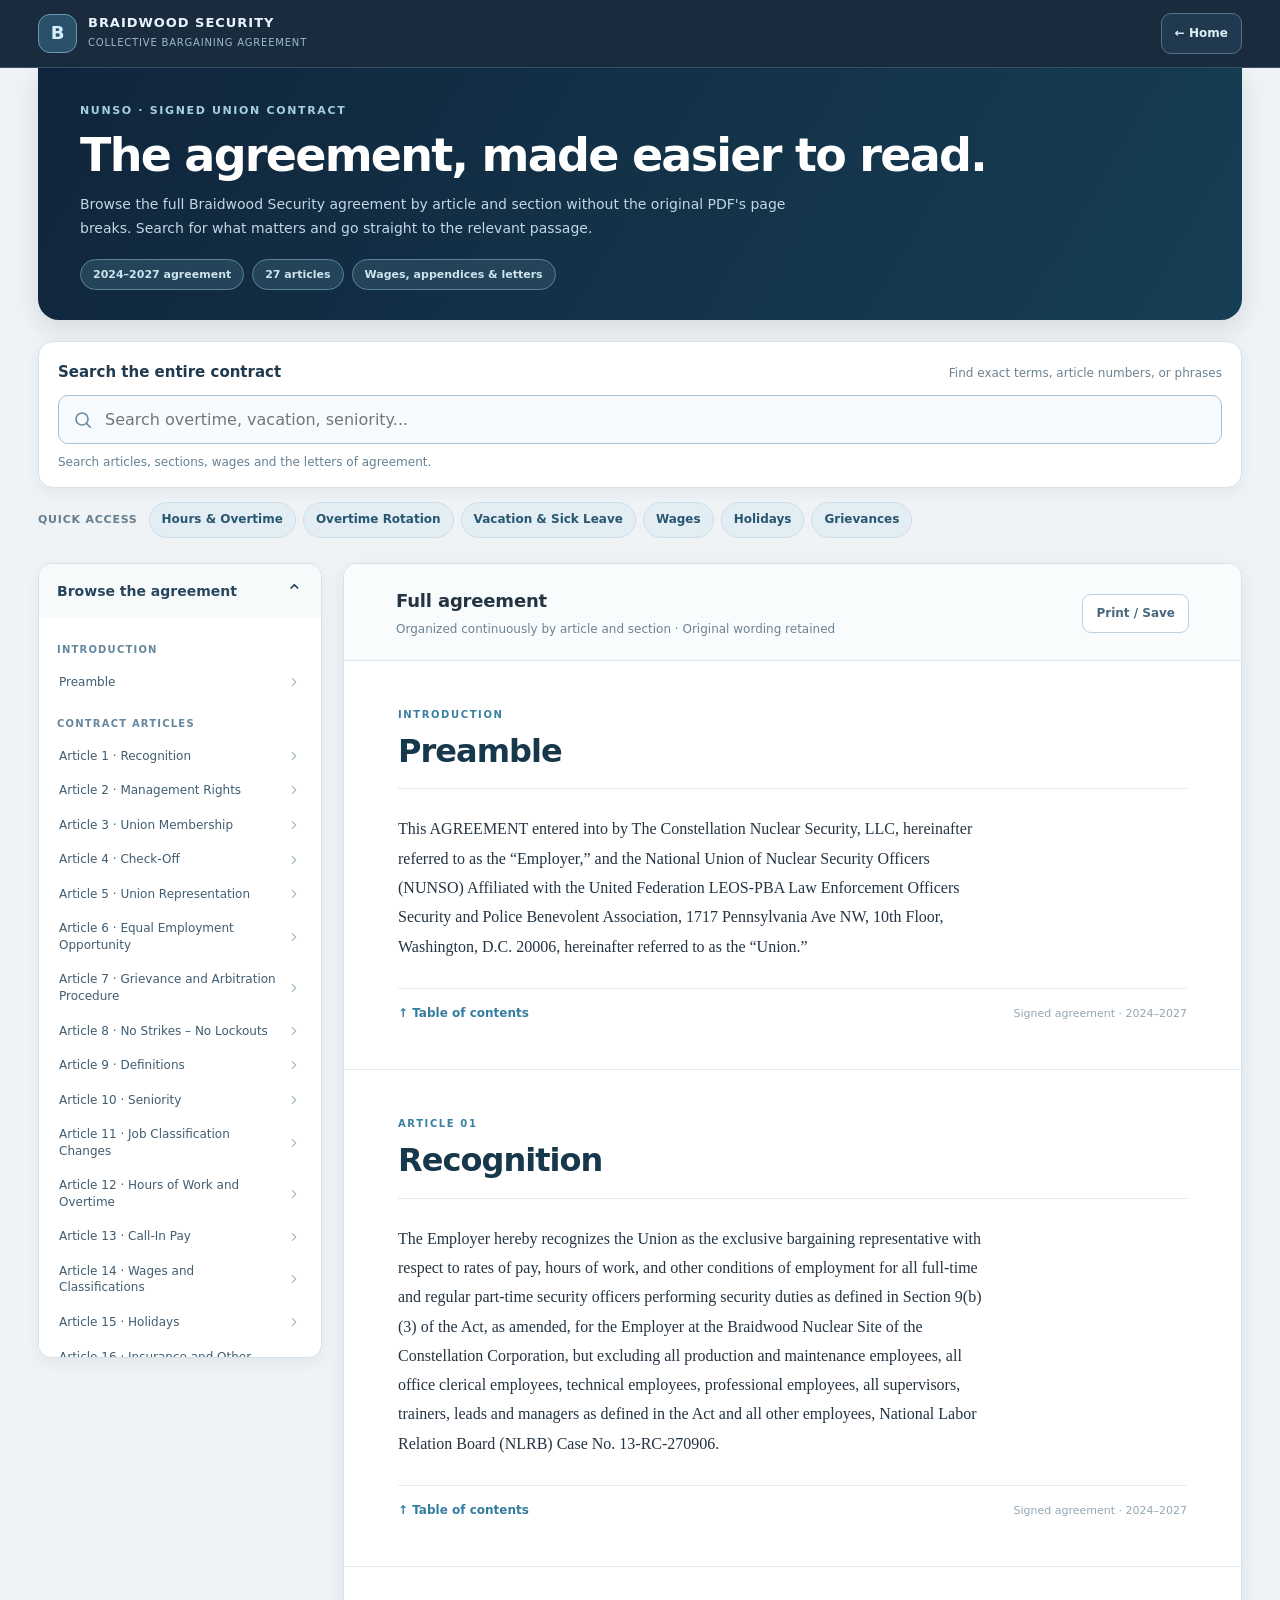
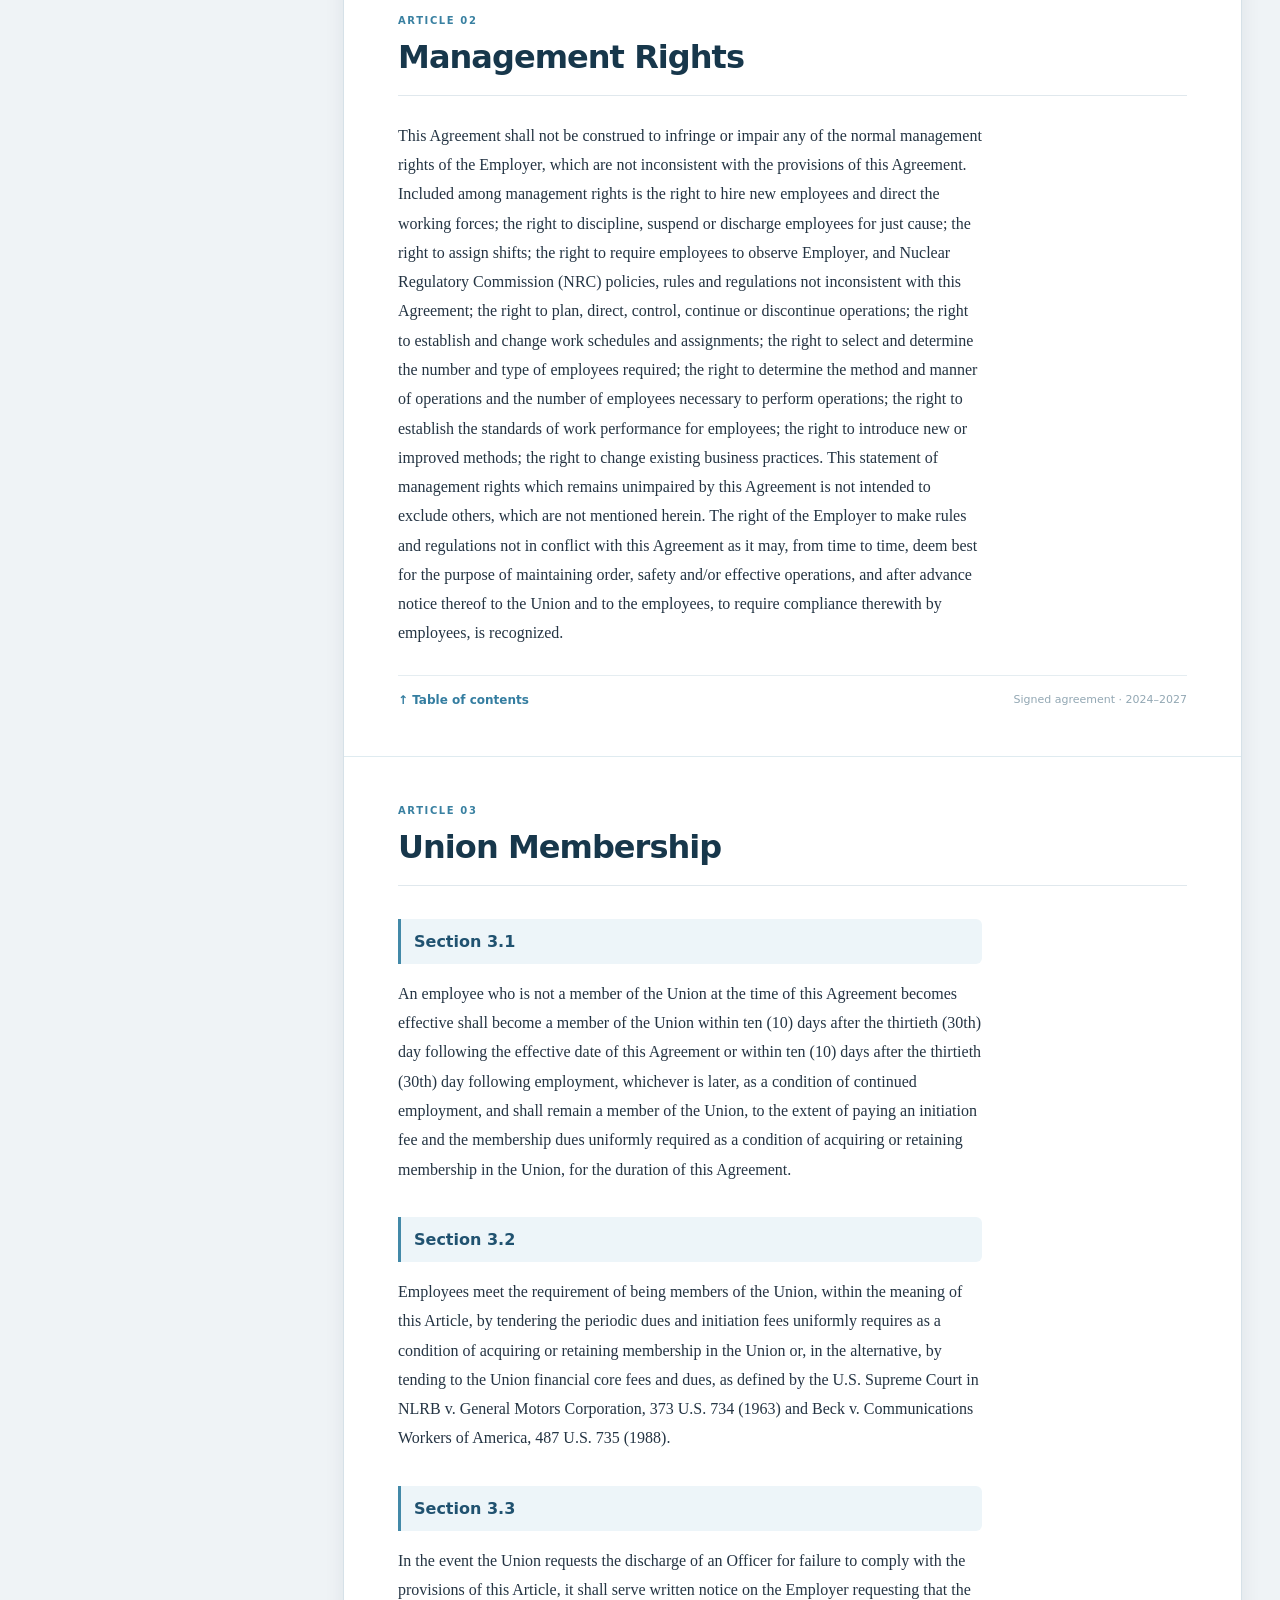
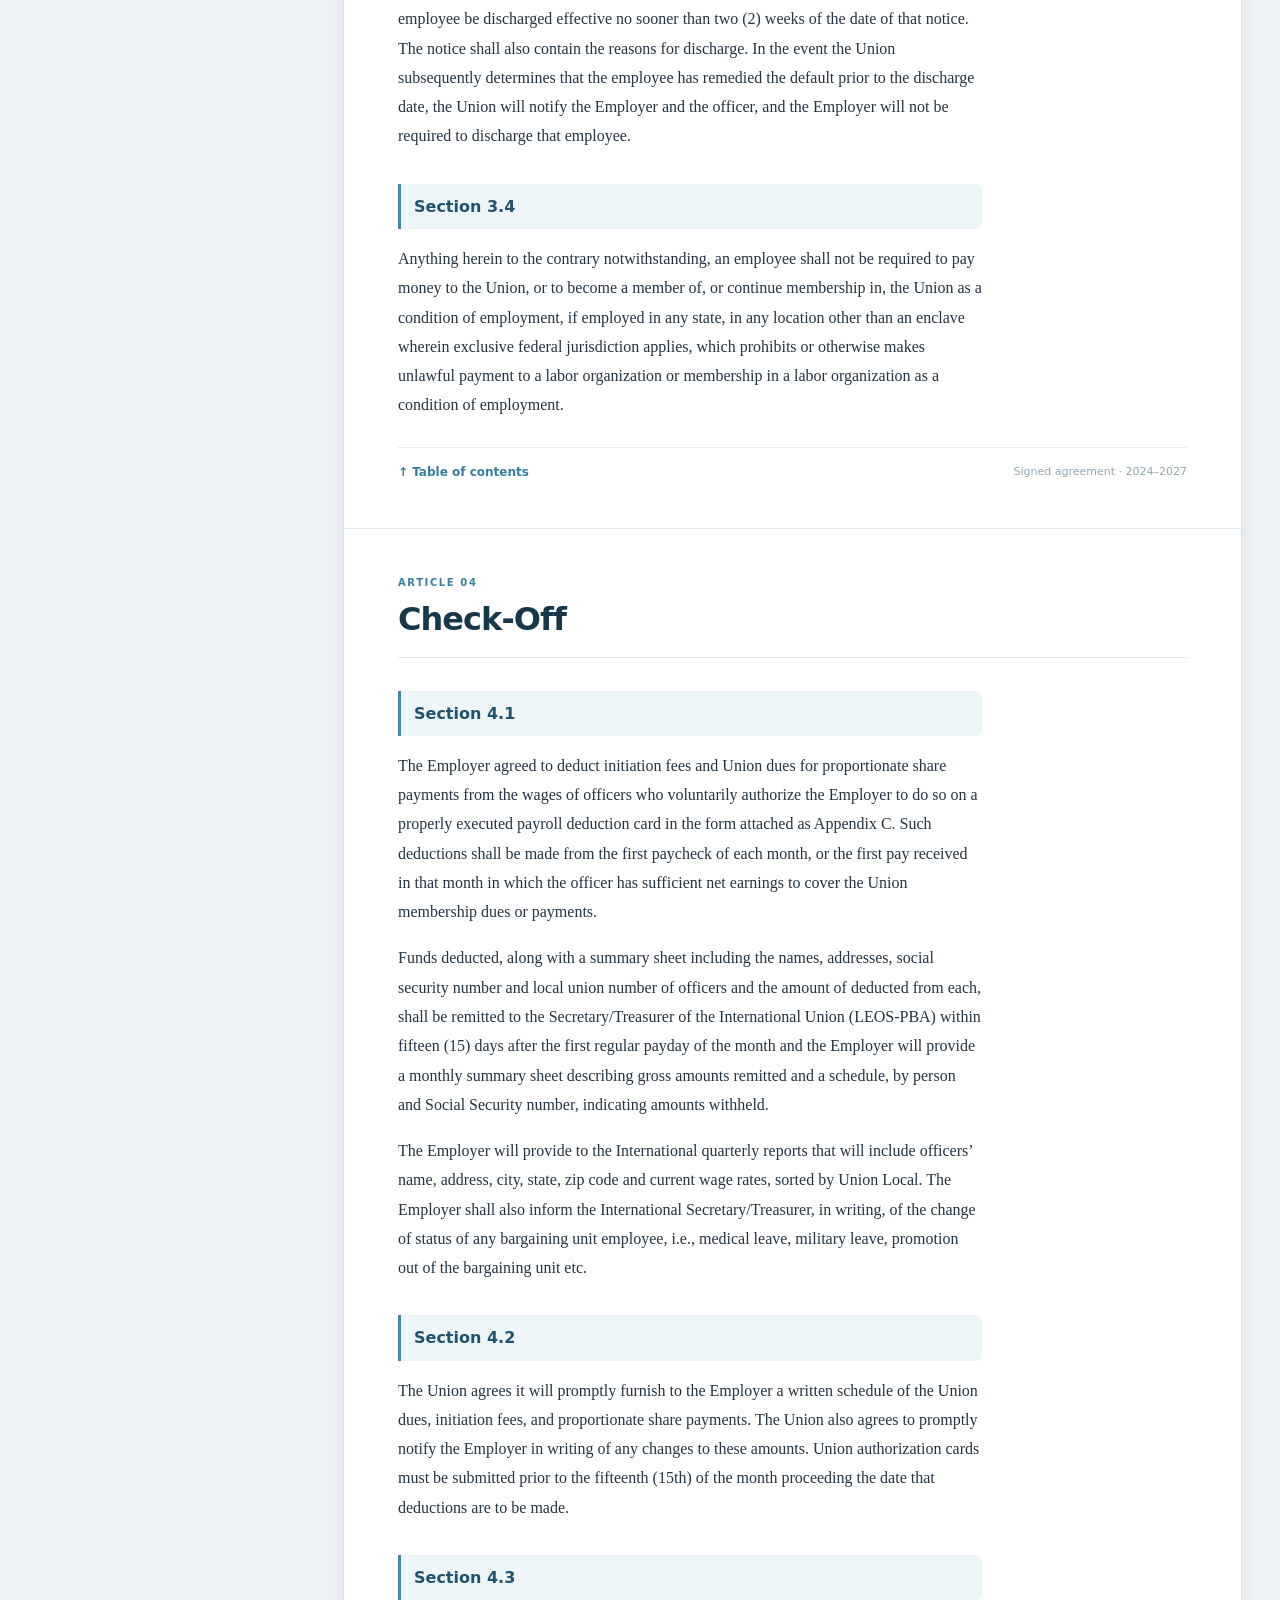
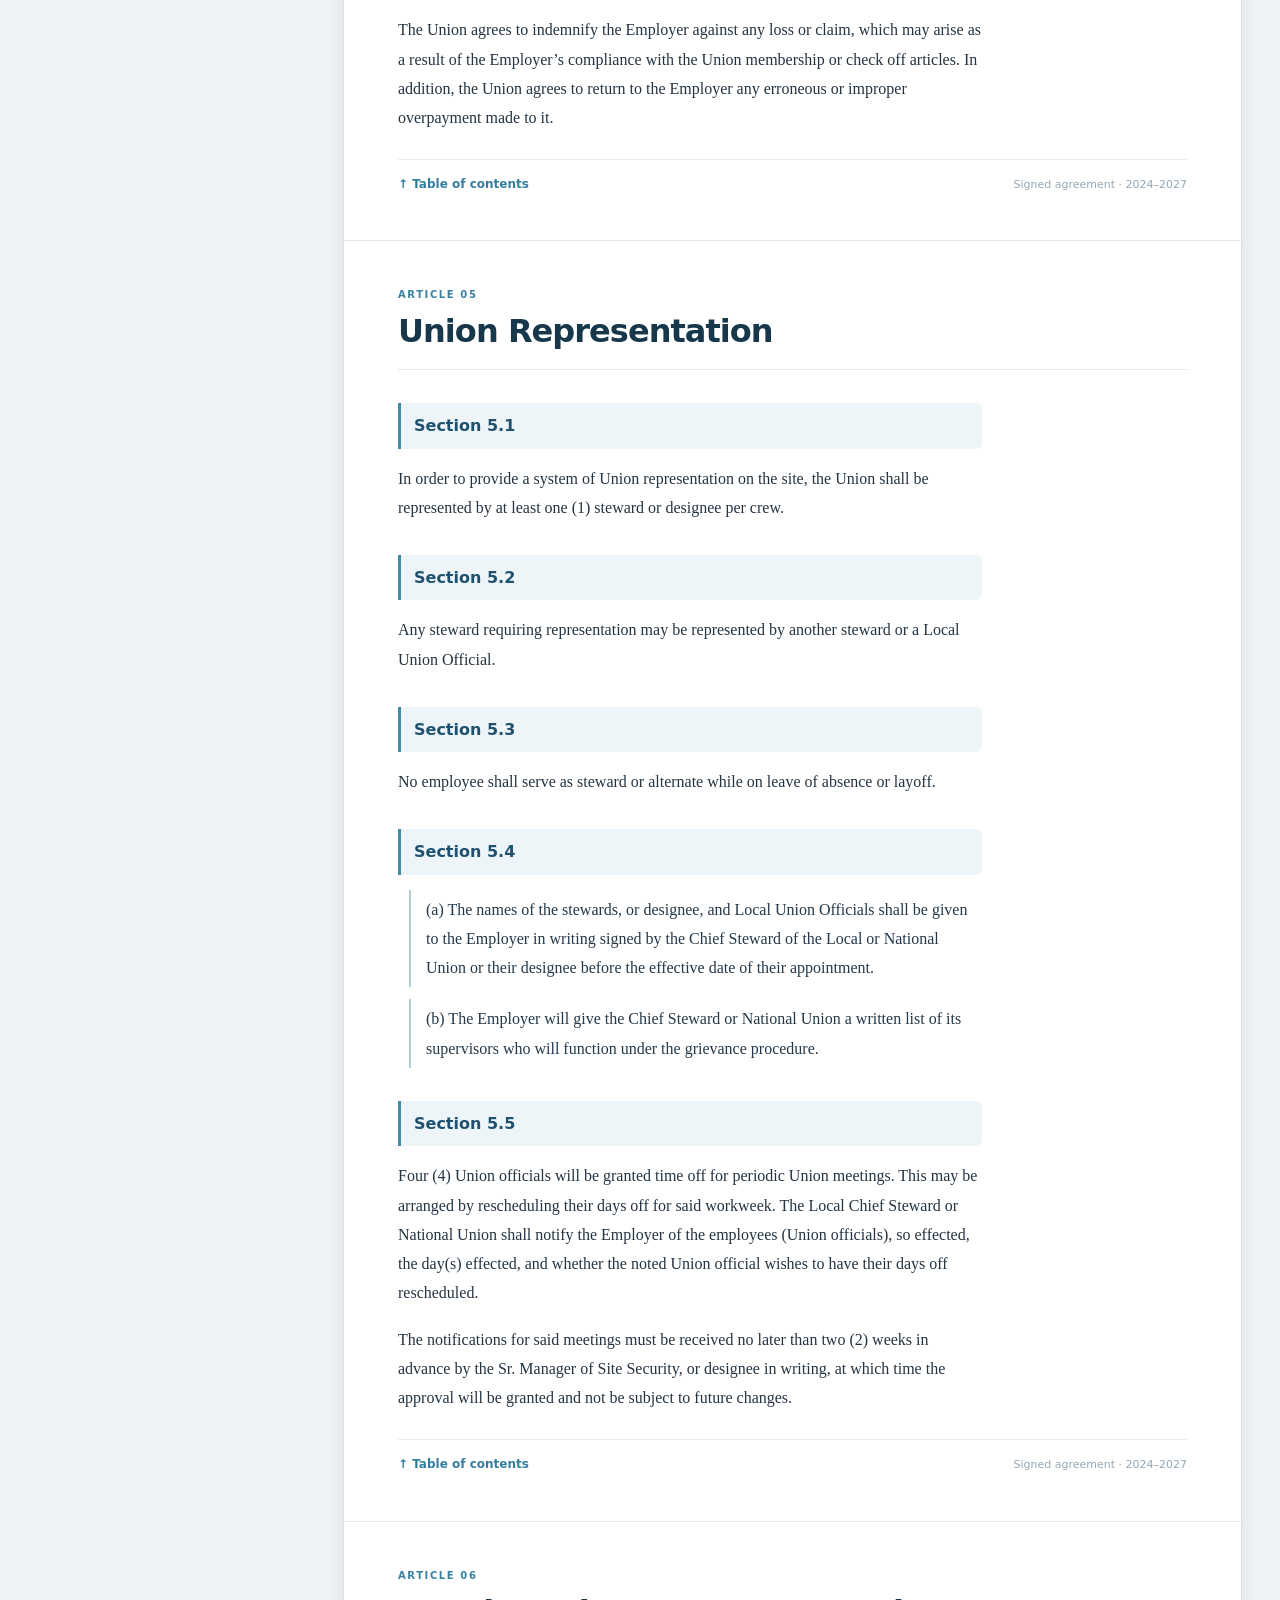
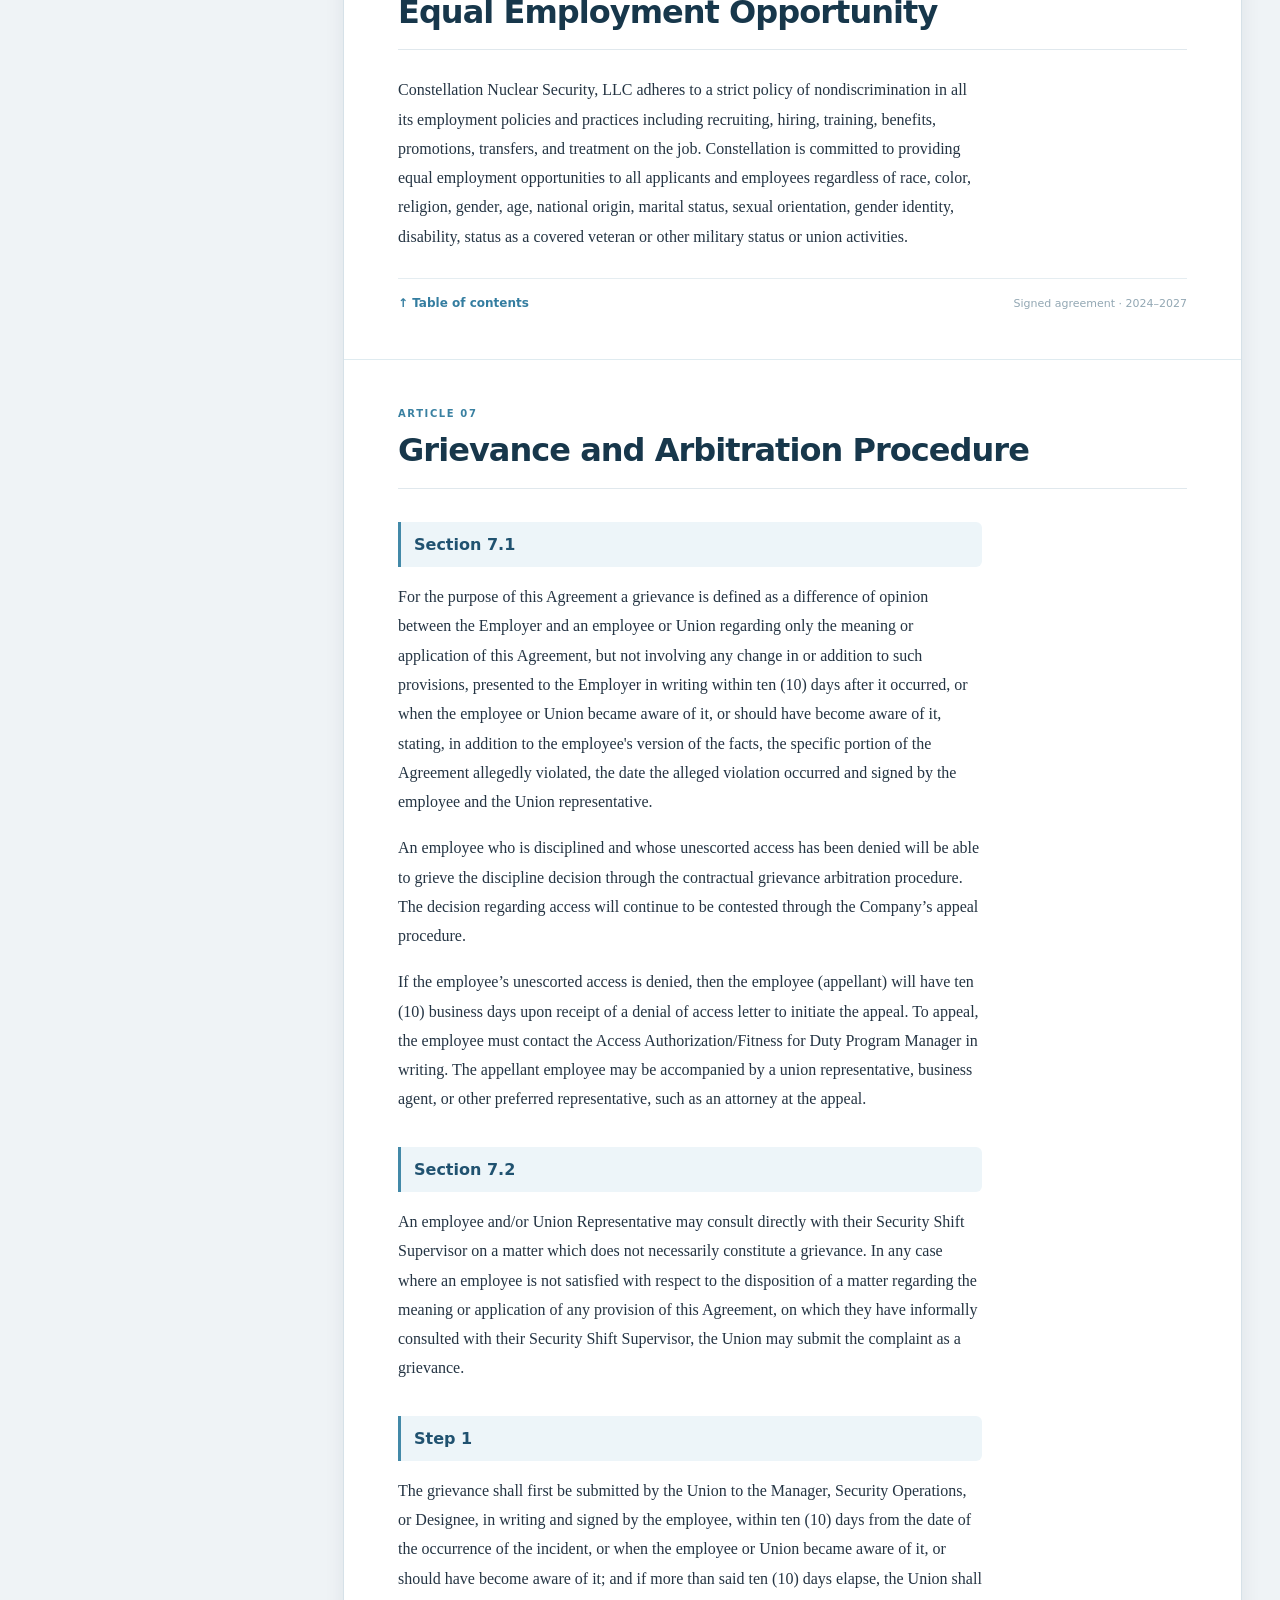
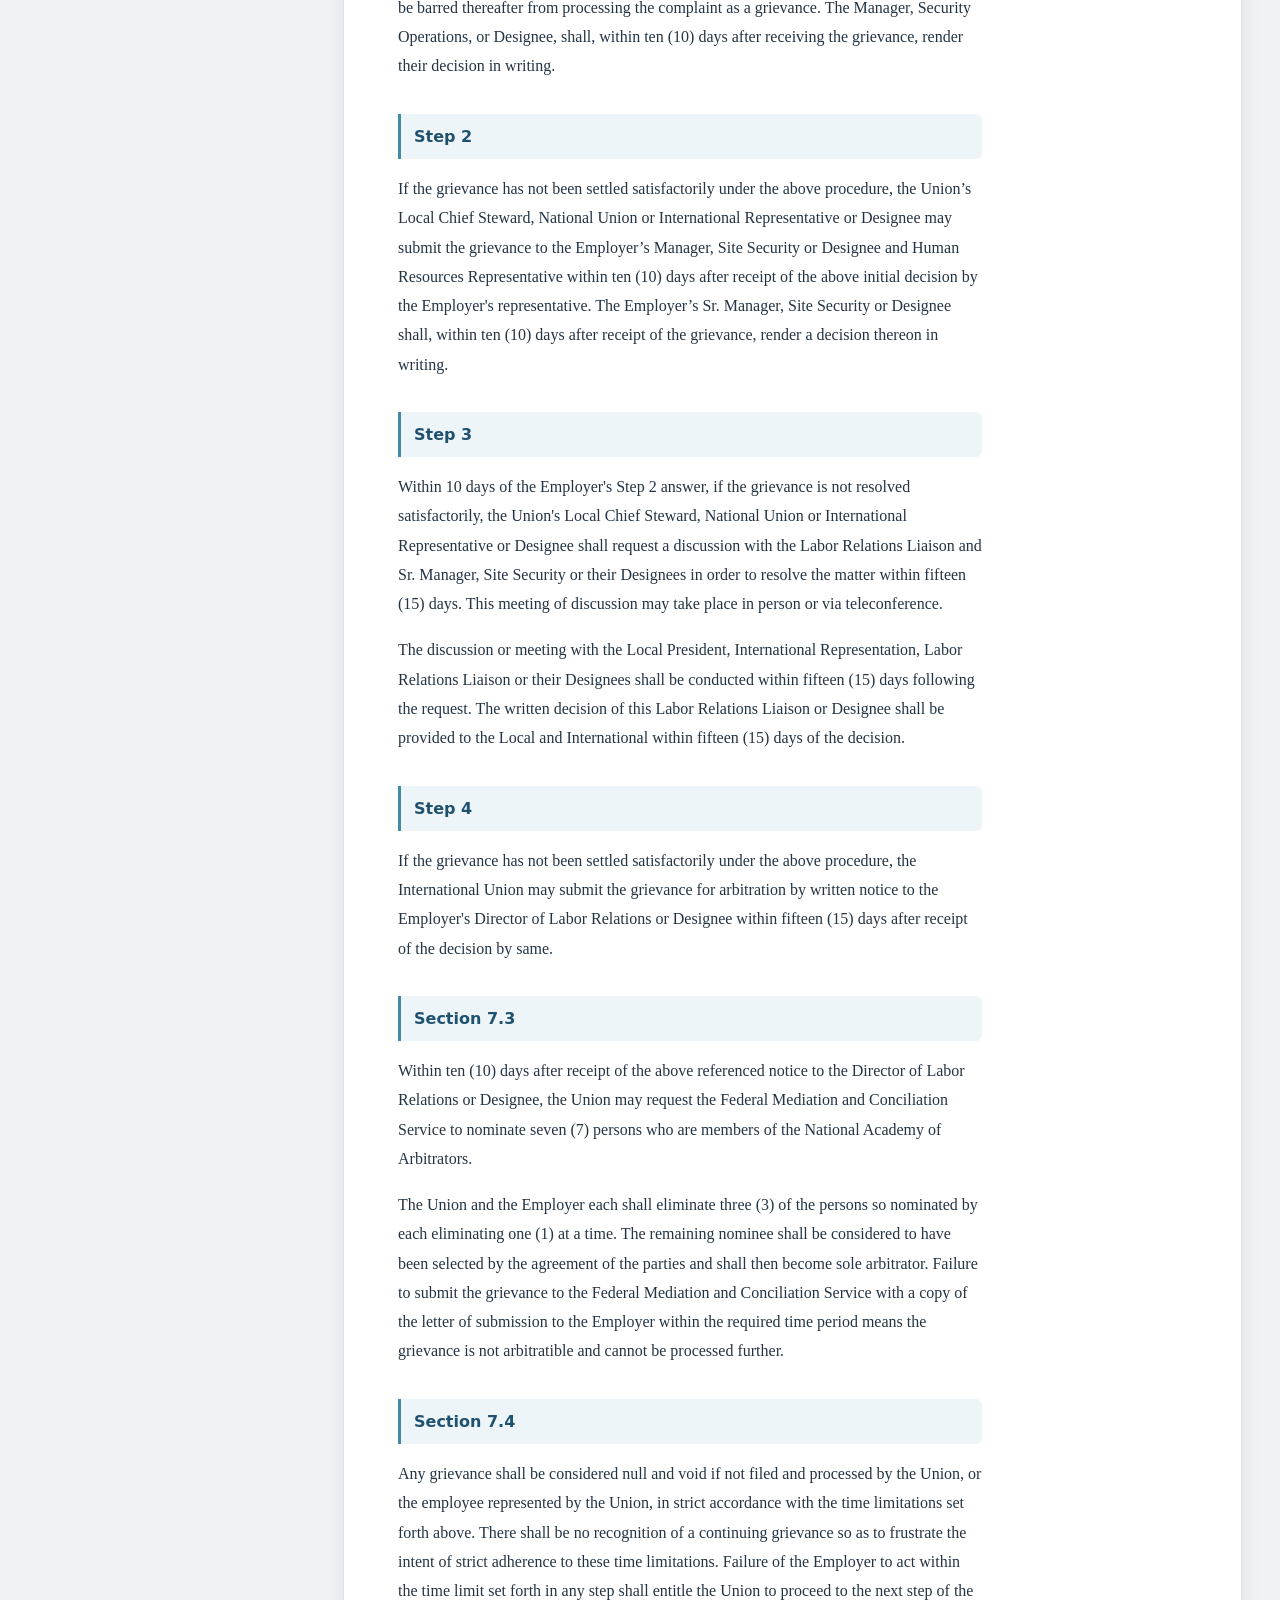
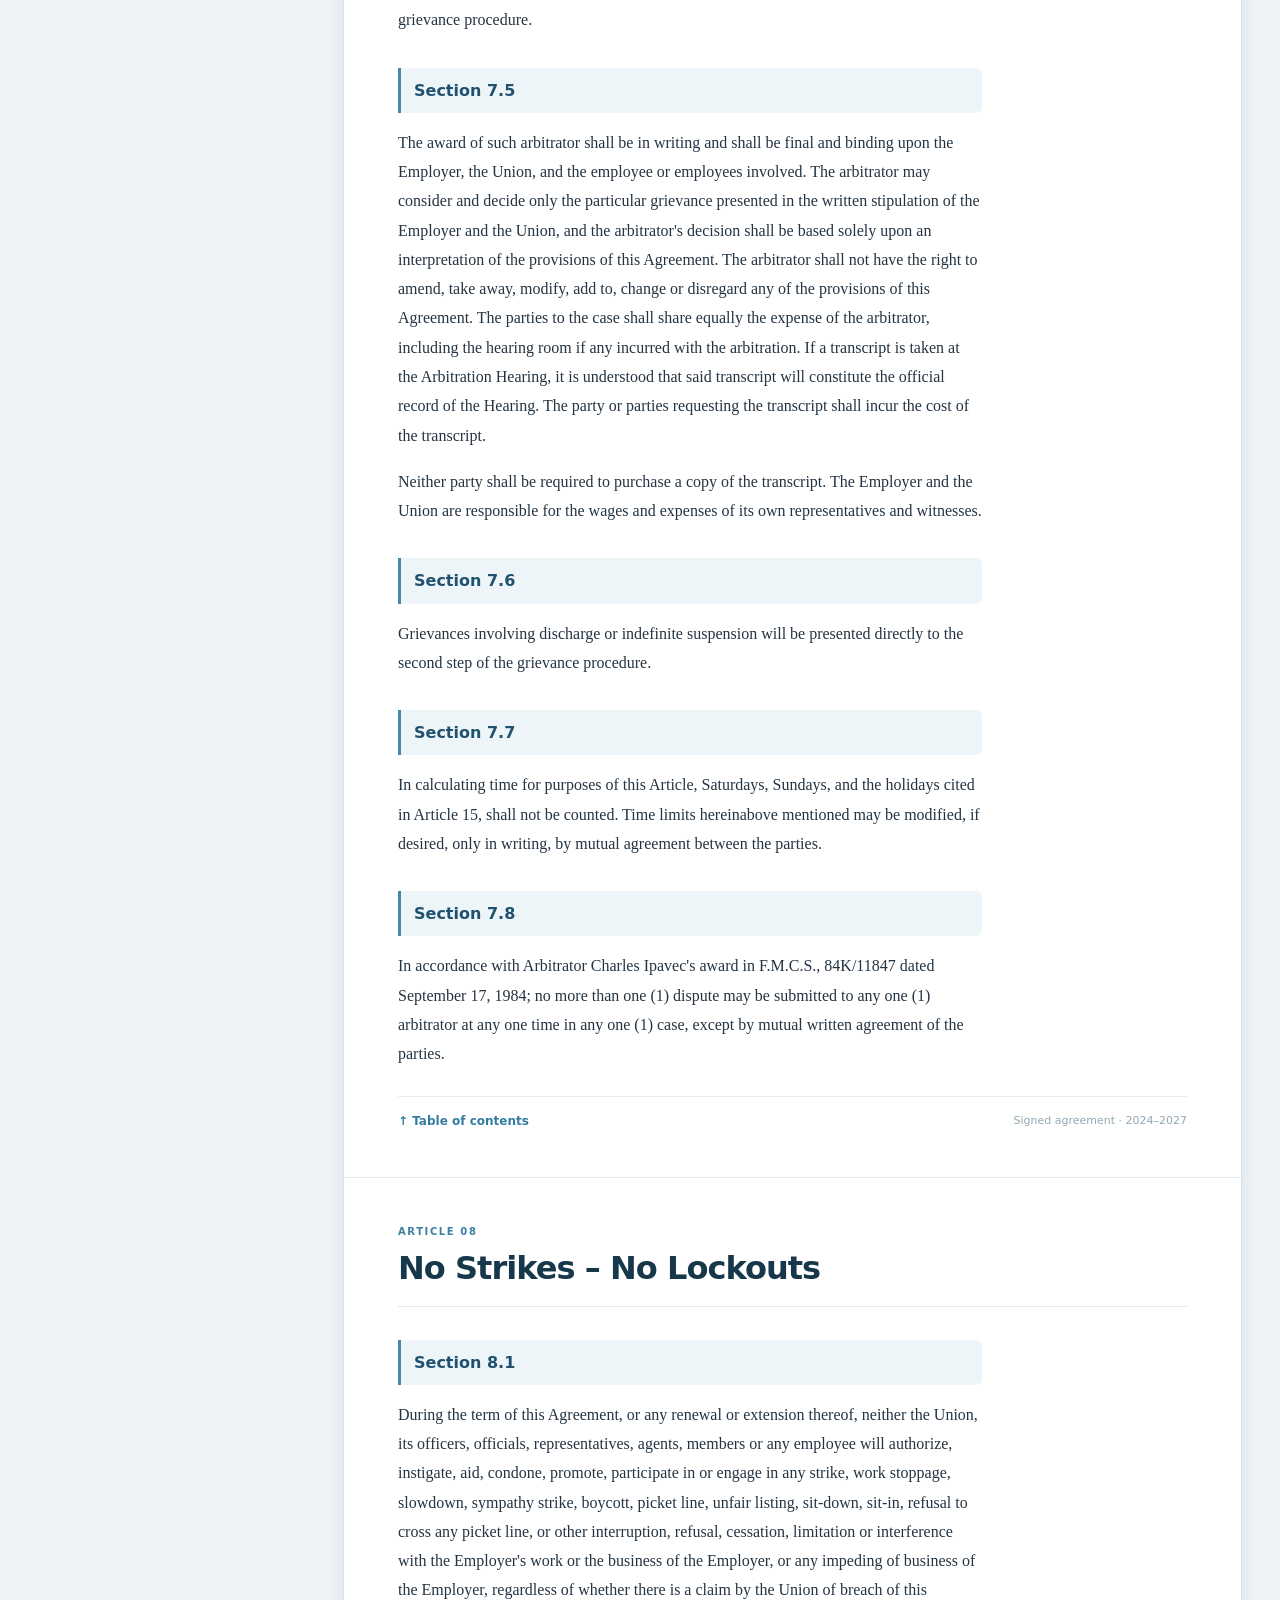
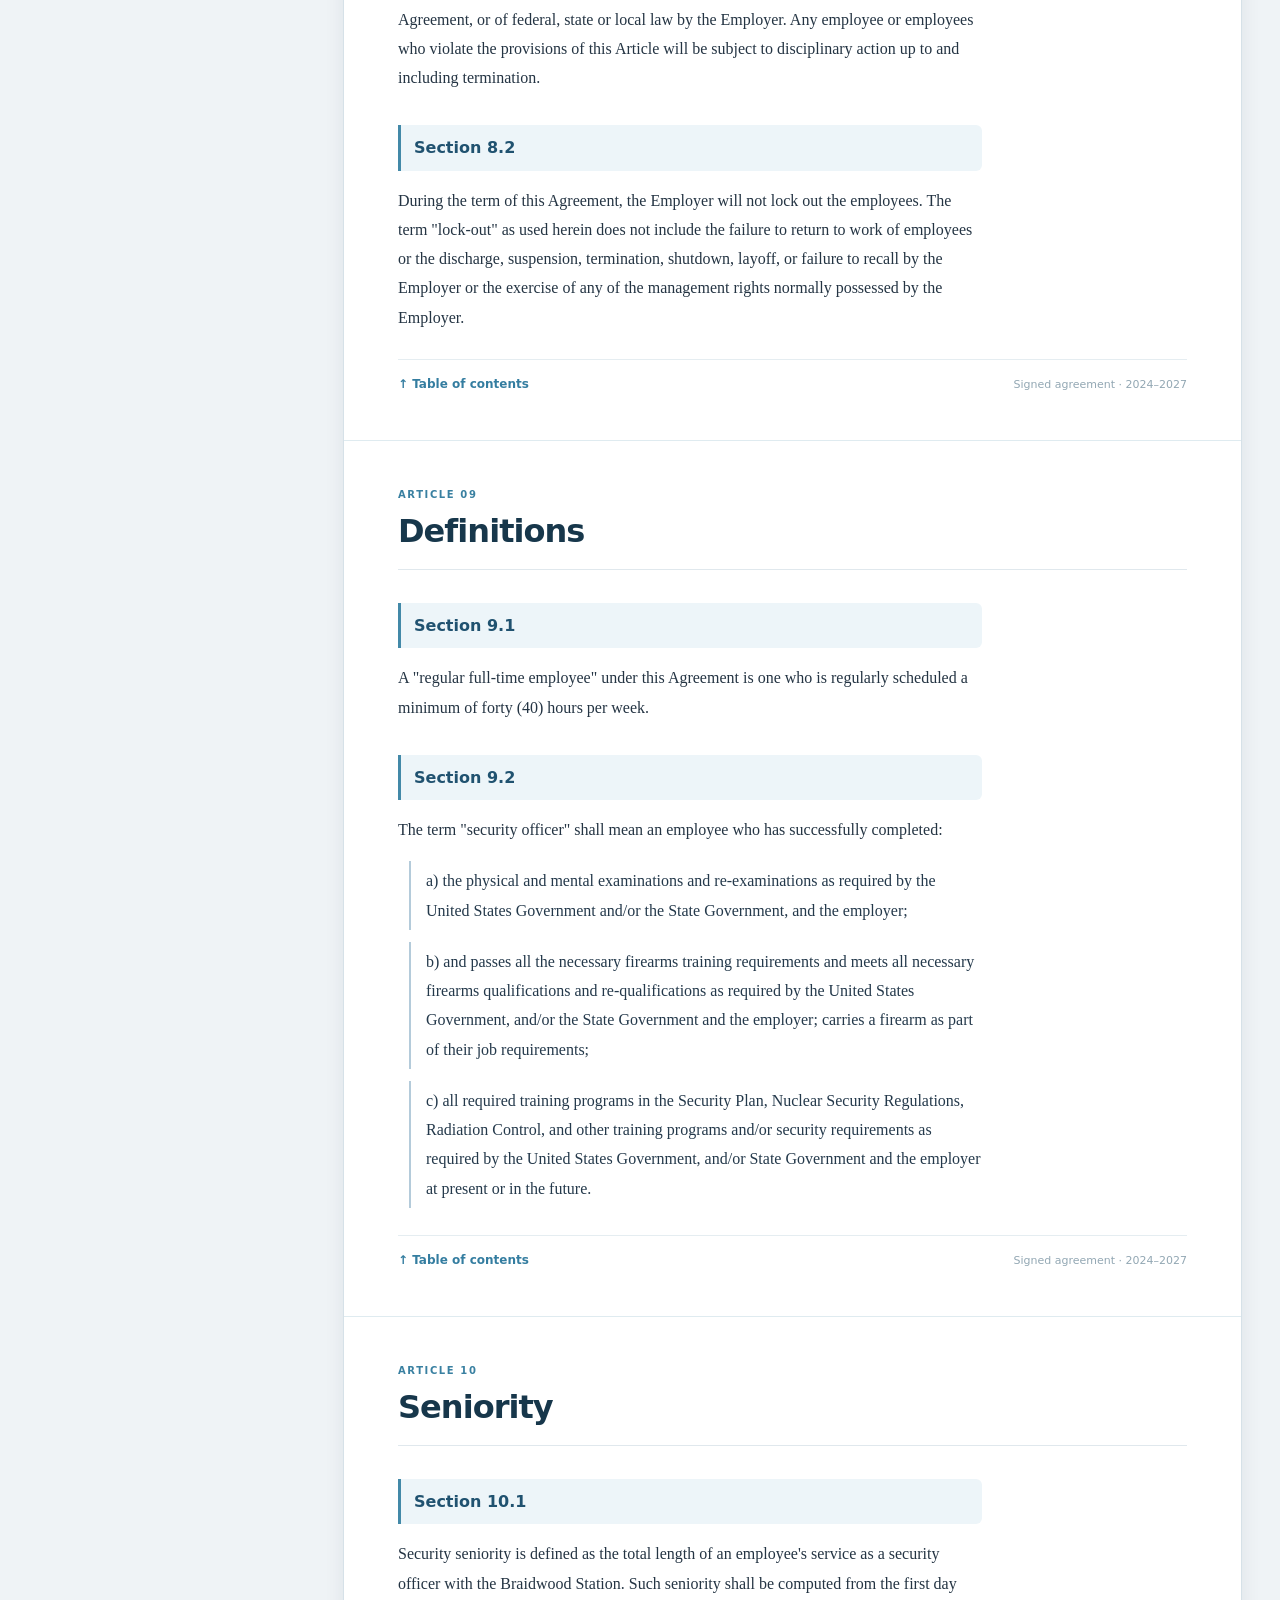
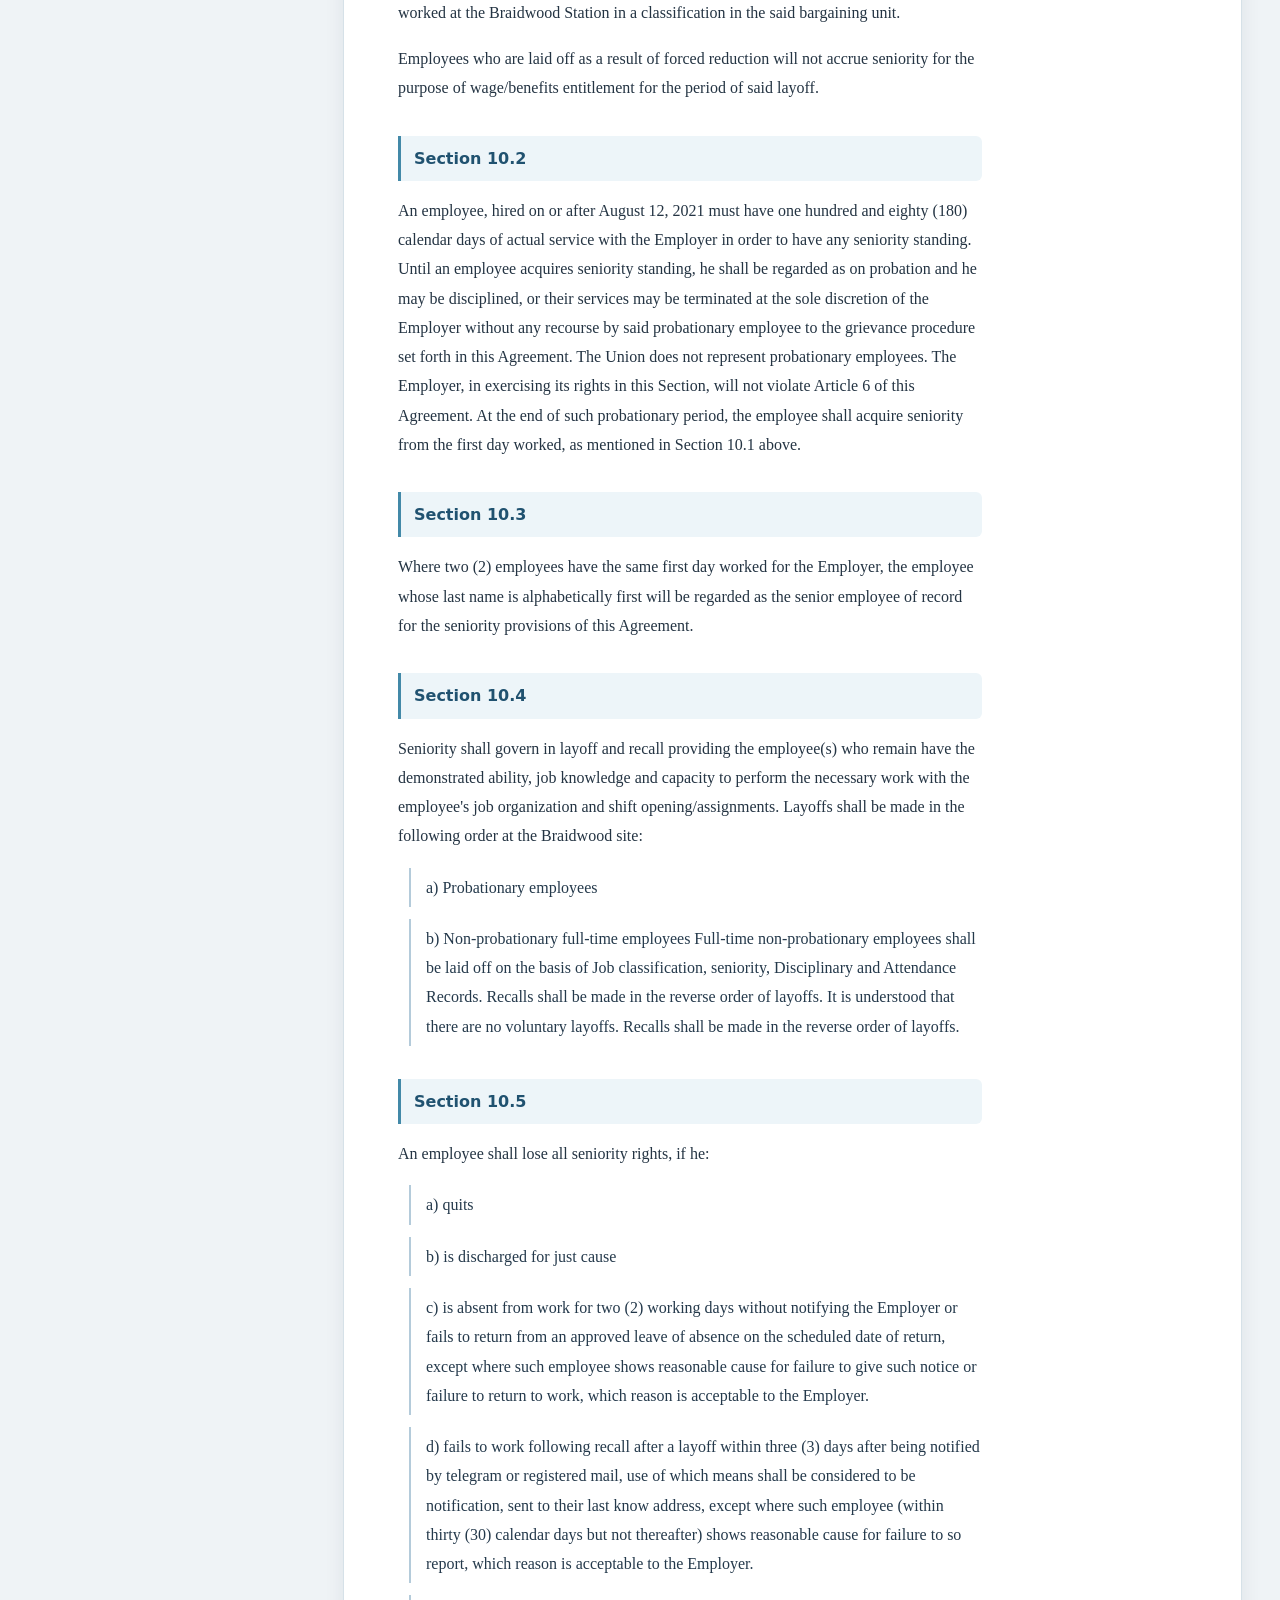
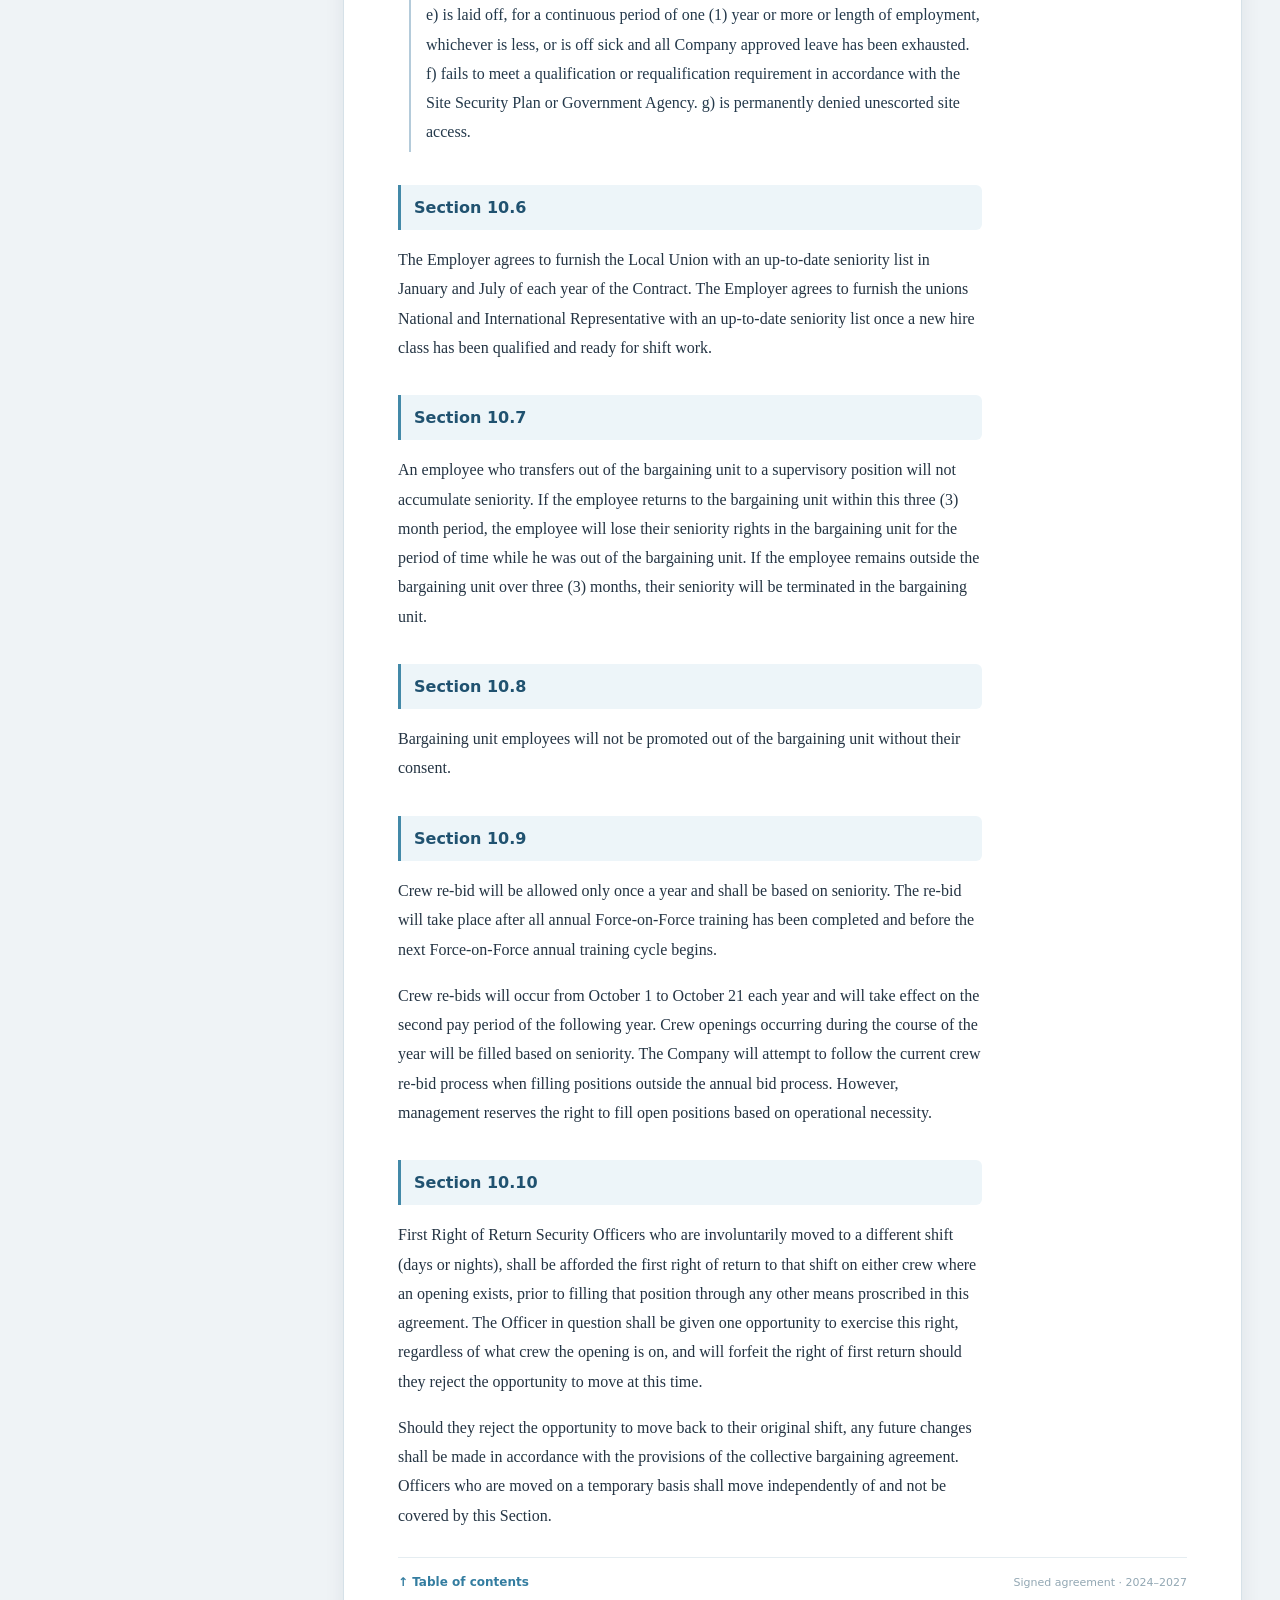
<file: braidwood/contract/index.html>
<!doctype html>
<html lang="en">
<head>
<meta charset="utf-8">
<meta name="viewport" content="width=device-width, initial-scale=1">
<meta name="theme-color" content="#0b1929">
<meta name="description" content="A readable, searchable edition of the signed 2024–2027 Braidwood NUNSO union collective bargaining agreement, organized by article and section.">
<meta name="apple-mobile-web-app-capable" content="yes">
<title>Union Contract | Braidwood Security</title>
<link rel="icon" type="image/svg+xml" href="../icon.svg">
<style>
:root{
  color-scheme:light;
  --navy:#0c1b2c;--navy-2:#142a40;--blue:#285a79;--sky:#a7d8e9;
  --paper:#fff;--page:#eff3f6;--ink:#243443;--muted:#617485;
  --line:#d9e3ea;--line-dark:#36536a;
  font-family:system-ui,-apple-system,BlinkMacSystemFont,"Segoe UI",sans-serif;
}
*{box-sizing:border-box}
html{scroll-behavior:smooth;scroll-padding-top:86px}
body{margin:0;background:var(--page);color:var(--ink);line-height:1.6}
button,input{font:inherit}
button,a{-webkit-tap-highlight-color:transparent}
a:focus-visible,button:focus-visible,input:focus-visible,summary:focus-visible{outline:3px solid #73b5d8;outline-offset:3px}
button{cursor:pointer}
.topbar{position:sticky;top:0;z-index:40;border-bottom:1px solid #33536c;background:#0d2033f2;backdrop-filter:blur(16px);color:#e7f5fd}
.topbar-inner{max-width:1320px;min-height:67px;margin:auto;padding:10px clamp(15px,4vw,38px);display:flex;align-items:center;justify-content:space-between;gap:12px}
.brand{display:flex;align-items:center;gap:11px;text-decoration:none;color:inherit;min-width:0}
.brand-icon{width:39px;height:39px;flex:none;display:grid;place-items:center;border-radius:12px;background:#29516a;border:1px solid #6b99b3;font-size:18px;font-weight:900;color:#d4eefb}
.brand-copy{min-width:0}.brand-copy strong{display:block;font-size:13px;line-height:1.15;letter-spacing:.075em}.brand-copy small{display:block;color:#9cbcd0;letter-spacing:.08em;font-size:10px;margin-top:4px}
.home-button{color:#dceef7;text-decoration:none;white-space:nowrap;padding:10px 13px;font-size:12px;font-weight:750;border:1px solid #52718b;border-radius:10px;background:#21394f}
.home-button:hover{background:#2b4a62}
.container{max-width:1320px;margin:auto;padding:0 clamp(15px,4vw,38px) 60px}
.hero{background:linear-gradient(120deg,#10253b 0%,#163e54 100%);color:#fff;border-radius:0 0 21px 21px;padding:34px clamp(21px,4vw,42px) 30px;box-shadow:0 8px 24px #0e253b20}
.eyebrow{font-size:11px;letter-spacing:.15em;color:#a5d0e1;text-transform:uppercase;font-weight:800}
.hero h1{font-size:clamp(30px,4.2vw,46px);line-height:1.12;letter-spacing:-.038em;margin:10px 0 12px}
.hero p{margin:0;color:#c3d6e4;line-height:1.7;font-size:14px;max-width:730px}
.meta-row{display:flex;flex-wrap:wrap;gap:8px;margin-top:18px}
.meta-row span{border:1px solid #5b8297;background:#24445a;border-radius:999px;padding:6px 12px;color:#cde4ef;font-size:11px;font-weight:700}
.finder{margin:21px 0 14px;background:#fff;border-radius:15px;border:1px solid #d6e1e9;padding:18px 19px 15px;box-shadow:0 4px 14px #1a3d5910}
.finder-head{display:flex;gap:6px 12px;align-items:baseline;justify-content:space-between;flex-wrap:wrap;margin-bottom:11px}
.finder-head label{font-weight:800;color:#203a50;font-size:15px}.finder-head small{color:#6b8293;font-size:12px}
.input-row{display:flex;gap:9px}
.input-wrap{flex:1;min-width:0;position:relative}
.input-wrap svg{position:absolute;left:15px;top:50%;transform:translateY(-50%);color:#6b8ba0;pointer-events:none}
#searchInput{width:100%;height:49px;border-radius:10px;background:#f8fbfd;color:#172b3f;border:1px solid #abc2d2;font-size:16px;padding:10px 13px 10px 46px}
#searchInput:focus{border-color:#377fa2;box-shadow:0 0 0 3px #b6dff04b;outline:none}
#clearSearch{background:#eef4f8;border:1px solid #b9cddc;color:#32536b;padding:0 15px;border-radius:10px;font-size:12px;font-weight:800}
#searchStatus{display:block;font-size:12px;color:#668093;margin-top:9px}
.quick{display:flex;flex-wrap:wrap;align-items:center;gap:8px 7px;margin-bottom:25px}
.quick-label{color:#667d8e;font-size:11px;font-weight:800;text-transform:uppercase;letter-spacing:.07em;margin-right:4px}
.quick a{background:#e2edf4;border:1px solid #cfdee8;border-radius:100px;color:#295670;font-size:12px;font-weight:750;text-decoration:none;padding:7px 12px}
.quick a:hover{border-color:#85b0c7;background:#d5e8f3}
.grid{display:grid;grid-template-columns:minmax(225px,284px) minmax(0,1fr);gap:21px;align-items:start}
.toc{position:sticky;top:85px;max-height:calc(100vh - 105px);overflow:auto;background:#fff;border:1px solid #d5e1e9;border-radius:14px;box-shadow:0 5px 14px #122d4310}
.toc summary{list-style:none;display:flex;justify-content:space-between;gap:10px;align-items:center;padding:16px 18px;cursor:pointer;font-size:14px;font-weight:850;color:#29465c;background:#f7fafb}
.toc summary::-webkit-details-marker{display:none}
.toc summary .chevron{font-size:20px;font-weight:500;line-height:1;transition:transform .15s}
.toc details[open] summary .chevron{transform:rotate(180deg)}
#tocList{padding:8px 11px 18px}
.toc-category{margin:16px 7px 7px;font-size:10px;letter-spacing:.12em;text-transform:uppercase;color:#66879d;font-weight:850}
.toc-link{display:flex;align-items:center;justify-content:space-between;gap:10px;color:#405d71;padding:9px 9px;text-decoration:none;font-size:12px;line-height:1.38;border-radius:8px}
.toc-link svg{flex:none;color:#91aabb}.toc-link:hover,.toc-link.active{background:#e3eff7;color:#174e6e}
.main{min-width:0;background:#fff;border:1px solid #d6e1e8;border-radius:14px;overflow:hidden;box-shadow:0 7px 20px #132c4014}
.main-heading{padding:23px clamp(20px,5vw,52px) 20px;border-bottom:1px solid #dce6ed;display:flex;justify-content:space-between;gap:20px;flex-wrap:wrap;align-items:center;background:#f9fcfd}
.main-heading h2{margin:0 0 5px;font-size:18px;font-weight:850;letter-spacing:-.01em}
.main-heading p{font-size:12px;color:#6c8393;margin:0}
.main-heading button{border:1px solid #bdd1dc;background:#fff;border-radius:9px;padding:9px 13px;font-size:12px;font-weight:750;color:#47687f}
.main-heading button:hover{background:#edf5fa}
.chapter{padding:clamp(26px,4vw,46px) clamp(19px,5vw,54px);border-bottom:1px solid #dfebf0;scroll-margin-top:82px}
.chapter:last-child{border-bottom:0}
.chapter-heading{margin-bottom:25px;padding-bottom:19px;border-bottom:1px solid #e0e8ed}
.chapter-tag{font-size:10px;letter-spacing:.16em;font-weight:900;color:#3980a1;text-transform:uppercase;display:block;margin-bottom:10px}
.chapter-heading h2{font-size:clamp(24px,3.1vw,32px);letter-spacing:-.03em;line-height:1.15;margin:0;color:#17374b;font-weight:840}
.chapter-text{max-width:73ch;font-family:Georgia,"Times New Roman",serif;font-size:16px;line-height:1.83;overflow-wrap:break-word}
.chapter-paragraph{margin:0 0 17px}
.section-heading{font-family:system-ui,-apple-system,BlinkMacSystemFont,"Segoe UI",sans-serif;font-size:16px;color:#205270;font-weight:850;border-left:3px solid #4389a8;padding:8px 13px;margin:33px 0 15px;background:#edf5f9;border-radius:0 6px 6px 0;scroll-margin-top:88px}
.sub-heading{font-family:system-ui,-apple-system,BlinkMacSystemFont,"Segoe UI",sans-serif;color:#244d65;font-weight:850;font-size:16px;margin:31px 0 14px;scroll-margin-top:88px}
.chapter-clause{margin:9px 0 12px 11px;padding:5px 0 5px 15px;border-left:2px solid #b4cbda;color:#24394b}
.source-notice{padding:15px 18px;border:1px solid #d4e2e9;background:#f2f7fa;border-radius:10px;font-family:system-ui,sans-serif;font-size:13px;line-height:1.65;color:#506e7f}
.chapter-footer{display:flex;align-items:center;justify-content:space-between;gap:14px;flex-wrap:wrap;margin-top:27px;border-top:1px solid #e5edf1;padding-top:15px;font-family:system-ui,-apple-system,sans-serif;font-size:11px;color:#92a7b3}
.chapter-footer a{text-decoration:none;color:#347da0;font-size:12px;font-weight:800}
.chapter-footer a:hover{text-decoration:underline}
mark{background:#ffe69a;color:#162b3c;border-radius:3px;padding:1px 2px}
.table-scroll{overflow-x:auto;max-width:100%;margin:17px 0 20px;border-radius:10px;border:1px solid #d5e2e9}
.wage-table{border-collapse:collapse;width:100%;min-width:440px;font-family:system-ui,sans-serif;font-size:13px}
.wage-table th,.wage-table td{padding:11px 12px;border-bottom:1px solid #dce6eb;text-align:right;font-variant-numeric:tabular-nums}
.wage-table thead th{background:#e9f2f7;color:#335c74;font-size:11px;font-weight:850}
.wage-table tbody th{font-weight:750;text-align:left}
.wage-table th:first-child{text-align:left}
.wage-table tbody tr:nth-child(even){background:#f7fafc}
.wage-table tbody tr:last-child th,.wage-table tbody tr:last-child td{border-bottom:0}

.data-table-block{scroll-margin-top:88px;margin:21px 0 25px}
.data-table-block .sub-heading{margin:0 0 14px}
.holiday-list{margin:10px 0 21px;padding:0;display:grid;grid-template-columns:repeat(2,minmax(0,1fr));gap:9px 12px;list-style:none;font-family:system-ui,-apple-system,sans-serif}
.holiday-list li{font-size:13px;font-weight:650;line-height:1.5;padding:11px 13px;border:1px solid #d8e5ed;border-radius:8px;background:#f5f9fc;color:#345469}
@media(max-width:580px){.holiday-list{grid-template-columns:1fr;gap:7px}.holiday-list li{font-size:12px;padding:9px 11px}}

#searchResults{margin:20px clamp(19px,5vw,54px) 10px;padding:19px;border-radius:13px;border:1px solid #cadde8;background:#edf5fa}
#searchResults[hidden]{display:none}
.results-head{display:flex;align-items:center;justify-content:space-between;gap:10px;margin:0 0 13px}
.results-head h2{margin:0;font-size:16px;color:#244961}.results-head span{font-size:12px;color:#5c7c90}
#resultList{display:grid;gap:8px}
.search-hit{display:block;background:#fff;border:1px solid #d5e3eb;padding:13px 14px;border-radius:10px;color:#243c4d;text-decoration:none}
.search-hit:hover{border-color:#79b1cc;background:#f9fdff}
.search-hit-kicker{display:block;font-family:system-ui,sans-serif;color:#337ca0;font-size:11px;font-weight:850}
.search-hit p{margin:6px 0;font-family:Georgia,serif;font-size:14px;line-height:1.55;color:#314a5e}
.search-hit-open{display:block;font-size:11px;color:#6792a9;font-weight:750}
#showMore{border:1px solid #aacddd;background:#fff;border-radius:9px;color:#2c6887;font-size:12px;font-weight:750;padding:9px 14px;margin-top:13px}
.source-footer{font-size:12px;color:#6c8190;margin:22px auto 0;max-width:1060px;text-align:center;line-height:1.7}
@media(max-width:920px){
 .grid{grid-template-columns:1fr;gap:14px}
 .toc{position:static;max-height:none;overflow:visible}
 .toc details[open] #tocList{max-height:375px;overflow:auto;border-top:1px solid #e2ecf2}
 .toc details:not([open]) #tocList{display:none}
}
@media(max-width:540px){
 .container{padding-left:12px;padding-right:12px}
 .topbar-inner{padding:9px 13px;min-height:58px}
 .brand-copy strong{font-size:12px}.brand-copy small{font-size:9px}
 .home-button{padding:9px 10px}
 .hero{padding:25px 21px 24px;border-radius:0 0 16px 16px}
 .hero h1{font-size:31px}.hero p{font-size:13px}
 .finder{padding:14px}.finder-head{display:block}.finder-head small{display:block;margin-top:3px}
 .quick{margin-bottom:15px}.quick-label{width:100%}
 .main-heading{padding:20px 19px}
 .chapter{padding:28px 20px}
 .chapter-text{font-size:15px;line-height:1.78}
 .chapter-heading h2{font-size:25px}
 #searchResults{margin:15px 14px}
 .chapter-clause{margin-left:3px;padding-left:12px}
}
@media print{
 @page{margin:17mm}
 .topbar,.hero,.finder,.quick,.toc,.main-heading button,.chapter-footer,.source-footer,#searchResults{display:none!important}
 body{background:#fff}.container{max-width:none;padding:0}
 .grid{display:block}.main{box-shadow:none;border:0}
 .chapter{break-before:page;border:none;padding:5px 0}
 .chapter:first-child{break-before:auto}
 .chapter-text{font-size:12pt;max-width:none}
}
@media(prefers-reduced-motion:reduce){html{scroll-behavior:auto}}
</style>
</head>
<body>
<header class="topbar"><div class="topbar-inner">
<a href="../" class="brand"><span class="brand-icon" aria-hidden="true">B</span><span class="brand-copy"><strong>BRAIDWOOD SECURITY</strong><small>COLLECTIVE BARGAINING AGREEMENT</small></span></a>
<a class="home-button" href="../">← Home</a>
</div></header>
<div class="container">
<section class="hero">
 <div class="eyebrow">NUNSO · Signed union contract</div>
 <h1>The agreement, made easier to read.</h1>
 <p>Browse the full Braidwood Security agreement by article and section without the original PDF's page breaks. Search for what matters and go straight to the relevant passage.</p>
 <div class="meta-row"><span>2024–2027 agreement</span><span>27 articles</span><span>Wages, appendices &amp; letters</span></div>
</section>
<section class="finder" role="search" aria-label="Search union contract">
 <div class="finder-head"><label for="searchInput">Search the entire contract</label><small>Find exact terms, article numbers, or phrases</small></div>
 <div class="input-row"><div class="input-wrap">
  <svg viewBox="0 0 24 24" width="20" height="20" fill="none" aria-hidden="true"><circle cx="10.8" cy="10.8" r="7.2" stroke="currentColor" stroke-width="2"/><path d="m16.3 16.3 5 5" stroke="currentColor" stroke-width="2"/></svg>
  <input id="searchInput" type="search" placeholder="Search overtime, vacation, seniority..." autocomplete="off" aria-describedby="searchStatus"></div>
 <button type="button" id="clearSearch" hidden>Clear</button></div>
 <span id="searchStatus" role="status" aria-live="polite">Search articles, sections, wages and the letters of agreement.</span>
</section>
<nav class="quick" aria-label="Popular topics">
 <span class="quick-label">Quick access</span>
 <a href="#a12">Hours &amp; Overtime</a><a href="#a20">Overtime Rotation</a><a href="#a17">Vacation &amp; Sick Leave</a>
 <a href="#appA">Wages</a><a href="#a15">Holidays</a><a href="#a7">Grievances</a>
</nav>
<div class="grid">
 <aside class="toc" aria-label="Browse contract contents"><details id="tocDetails" open>
  <summary>Browse the agreement <span class="chevron" aria-hidden="true">⌄</span></summary>
  <nav id="tocList" aria-label="Table of contents"></nav>
 </details></aside>
 <main class="main">
  <div class="main-heading"><div><h2>Full agreement</h2><p>Organized continuously by article and section · Original wording retained</p></div><button type="button" onclick="window.print()">Print / Save</button></div>
  <section id="searchResults" hidden aria-live="polite"><div class="results-head"><h2>Search results</h2><span id="resultsCount"></span></div><div id="resultList"></div><button id="showMore" hidden type="button">Show more results</button></section>
  <div id="contractChapters" aria-label="Full 2024 to 2027 union agreement"></div>
 </main>
</div>
<p class="source-footer">Based on the signed Braidwood Security / NUNSO 2024–2027 collective bargaining agreement. This reading layout changes formatting, not contract terms. The signed original controls if a transcription or layout discrepancy exists. The original signature graphic is not reproduced in this text reader.</p>
</div>
<script src="./agreement-chapters.js?v=20261118-continuous-v1"></script>
<script src="./reader.js?v=20261118-continuous-v1"></script>
</body>
</html>
</file>
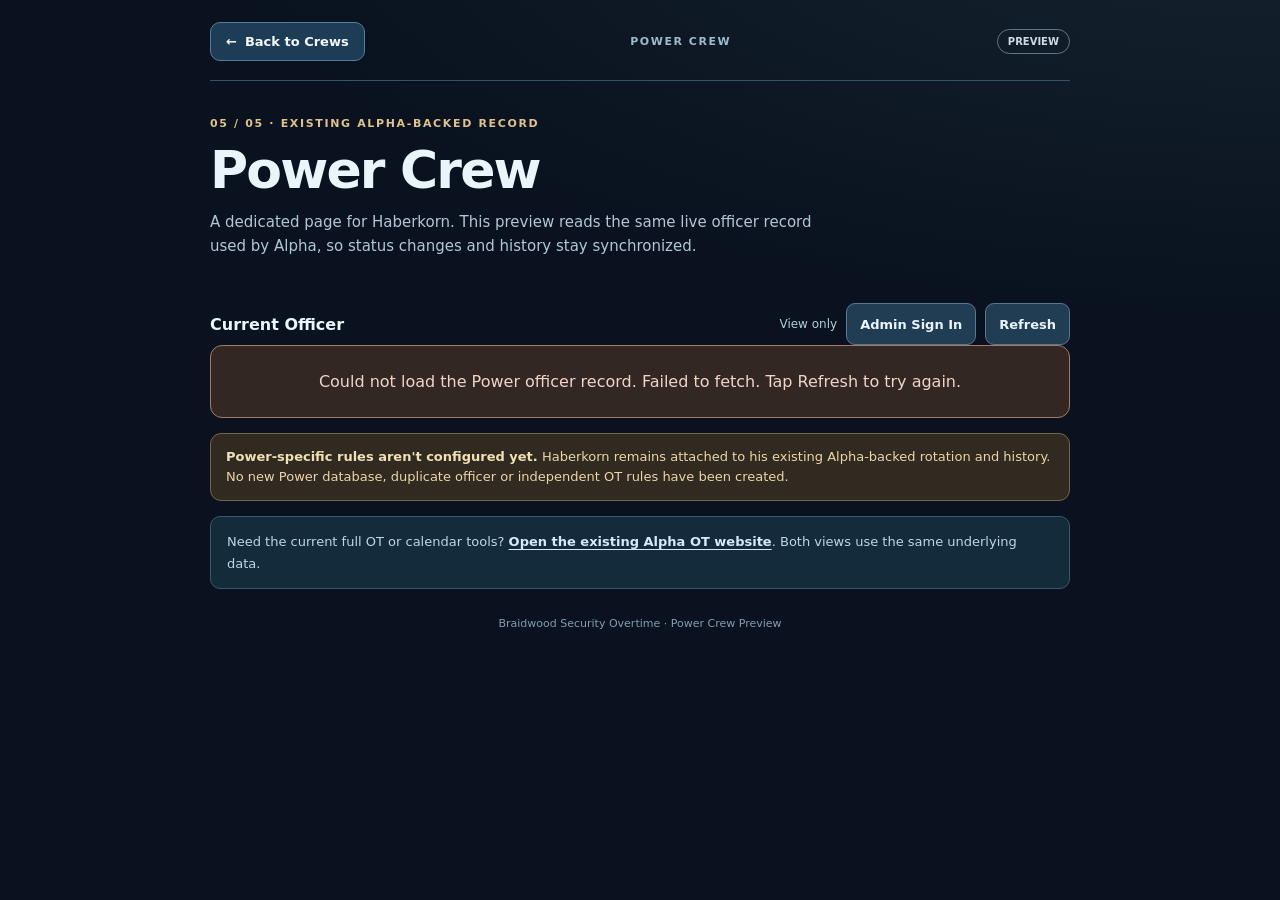
<file: braidwood/power/index.html>
<!doctype html>
<html lang="en"><head><meta charset="utf-8"><meta name="viewport" content="width=device-width,initial-scale=1,viewport-fit=cover">
<meta name="theme-color" content="#0c1827"><meta name="description" content="Power Crew preview — Braidwood Security Overtime">
<title>Power Crew | Braidwood Security Overtime</title><link rel="icon" type="image/svg+xml" href="../icon.svg">
<style>
:root{color-scheme:dark;font-family:system-ui,-apple-system,"Segoe UI",sans-serif;background:#09121e;color:#eaf4fb;font-synthesis:none}
*{box-sizing:border-box}body{margin:0;min-height:100vh;background:radial-gradient(ellipse 85% 50% at 100% -15%,#2d46535c,transparent),#09121e}
button,input,select{font:inherit}button{cursor:pointer}a{color:inherit;text-underline-offset:3px}a:focus-visible,button:focus-visible,input:focus-visible,select:focus-visible{outline:3px solid #a2d5f1;outline-offset:3px}
.wrap{max-width:930px;padding:22px clamp(16px,4vw,35px) 44px;margin:0 auto}
nav{display:flex;justify-content:space-between;align-items:center;flex-wrap:wrap;gap:12px;border-bottom:1px solid #34536b;padding:0 0 19px}
.back{display:inline-flex;align-items:center;gap:8px;min-height:39px;padding:9px 15px;border:1px solid #577c98;border-radius:10px;background:#1d3d57;color:#f3f9fe;text-decoration:none;font-size:13px;font-weight:750;line-height:1.2}.back:hover{background:#2a5675;border-color:#86b3cd;color:#fff}
.brand{color:#9dbbcf;font-size:11px;letter-spacing:.14em;font-weight:760}.preview{border:1px solid #637482;border-radius:30px;padding:6px 10px;font-size:10px;font-weight:800;color:#ced9e1}
.hero{padding:36px 0 20px}.eyebrow{color:#dfc28e;font-weight:760;letter-spacing:.15em;text-transform:uppercase;font-size:11px;margin-bottom:10px}
h1{font-size:clamp(32px,5vw,52px);letter-spacing:-.035em;margin:0 0 10px}
.subtitle{font-size:15px;line-height:1.6;color:#b2c7d6;margin:0;max-width:620px}
.toolbar{margin-top:25px;display:flex;justify-content:space-between;align-items:center;gap:12px;flex-wrap:wrap}
.toolbar h2{font-size:16px;margin:0}.tools{display:flex;align-items:center;gap:9px;flex-wrap:wrap}
button,.buttonlink{border-radius:9px;padding:10px 13px;border:1px solid #58788e;background:#203d53;color:#e9f5fd;text-decoration:none;font-size:13px;font-weight:650;min-height:42px}
button:hover,.buttonlink:hover{background:#2a526c}.mutedbtn{background:transparent}.authStatus{color:#b1cede;font-size:12px}
#loading{padding:26px 20px;text-align:center;border-radius:12px;border:1px solid #476178;background:#142839;color:#c7dbe8}
#loading[hidden],#record[hidden],#editPanel[hidden],#signInModal[hidden]{display:none!important}
#loading[data-error="true"]{border-color:#a47a65;background:#332723;color:#f1d4c8}
.card{margin-top:13px;border:1px solid #46647a;border-radius:17px;overflow:hidden;background:linear-gradient(150deg,#182e42,#101f2e 80%);box-shadow:0 10px 25px #0003}
.cardHeader{padding:20px 23px;display:flex;align-items:center;justify-content:space-between;gap:14px;border-bottom:1px solid #335268}
.cardTitle{min-width:0}.cardTitle h3{font-size:clamp(24px,4vw,32px);margin:0 0 6px;line-height:1.15}
.cardTitle p{font-size:12px;color:#a6c1d3;margin:0}
.status{flex:0 0 auto;display:inline-flex;align-items:center;border-radius:99px;padding:7px 12px;background:#315168;border:1px solid #557d95;color:#e2f3fb;font-size:12px;font-weight:760}
.status.active{background:#224b3d;border-color:#447967;color:#c4f0d9}
.status.ojt{background:#284f54;border-color:#487c82;color:#c6efee}
.detail{padding:16px 23px 21px;display:grid;grid-template-columns:1fr 1fr;gap:18px}
.miniLabel{font-size:11px;letter-spacing:.07em;text-transform:uppercase;font-weight:750;color:#8fabbd}
.bigValue{font-size:clamp(18px,3.3vw,24px);font-weight:800;color:#f2f8fe;margin-top:6px}
.recent{padding:14px 23px 20px;border-top:1px solid #345067}.recent h4{font-size:13px;margin:0 0 10px}.recent ul{margin:0;padding:0;list-style:none}.recent li{padding:9px 0;border-bottom:1px solid #304759;font-size:13px;color:#d9e9f4;display:flex;justify-content:space-between;gap:8px}.recent li:last-child{border-bottom:none}
.pending{margin-top:15px;padding:13px 15px;border:1px solid #74644c;border-radius:11px;background:#302a20;color:#edd5a9;font-size:13px;line-height:1.55}
.pending strong{color:#f2e0b6}.linkbox{margin:15px 0 0;padding:14px 16px;border-radius:10px;border:1px solid #38566c;background:#142b3b;color:#bed6e5;font-size:13px;line-height:1.65}
.linkbox a{color:#d5eafa;font-weight:700}
#editPanel{padding:18px 23px;background:#162e3f;border-top:1px solid #45647a}.editTitle{font-weight:740;font-size:14px;margin:0 0 8px}
#editPanel label{font-size:12px;display:block;margin-bottom:7px;color:#b6cfdf}
#editPanel select{width:100%;background:#0c2132;border:1px solid #64849b;border-radius:8px;color:#f4faff;font-size:16px;padding:10px}
.editActions{display:flex;justify-content:flex-end;gap:9px;margin-top:13px}
#editPanel p{color:#a9c2d3;font-size:12px;line-height:1.5;margin:11px 0 0}
#message{font-size:13px;color:#c5dded;line-height:1.5;min-height:0;margin-top:10px}#message:empty{display:none}
[hidden]{display:none!important}
#signInModal{position:fixed;inset:0;background:#050b12dc;display:grid;place-items:center;padding:14px;z-index:10}
.modalCard{width:min(100%,430px);background:#162b3d;border:1px solid #52728b;border-radius:16px;padding:24px;box-shadow:0 20px 60px #0008}
.modalCard h2{margin:0 0 12px;font-size:23px}.modalCard p{font-size:13px;color:#acc6d8;line-height:1.55}
.modalCard label{display:block;font-size:12px;margin:13px 0 6px;color:#c2d7e7}
.modalCard input{display:block;width:100%;background:#0c2132;border:1px solid #607c91;border-radius:8px;color:#f5faff;font-size:16px;padding:11px}
.modalActions{display:flex;justify-content:flex-end;gap:10px;margin-top:15px}
#authError{color:#ffbfbb;font-size:12px;margin-top:10px;min-height:14px}
.footer{color:#829eae;font-size:11px;margin-top:28px;text-align:center}
@media(max-width:440px){.detail{gap:13px}.cardHeader,.detail,.recent,#editPanel{padding-left:15px;padding-right:15px}.cardHeader{gap:8px}.status{font-size:11px;padding:6px 9px}.recent li{font-size:12px}}

/* Keep the return-to-crews shortcut available while scrolling on mobile. */
.crewHomeFloating{display:none}
@media(max-width:700px){
 .wrap{padding-bottom:calc(110px + env(safe-area-inset-bottom,0px))}
 .wrap>nav .back{display:none}
 body>.crewHomeFloating{position:fixed;display:inline-flex;align-items:center;justify-content:center;
  bottom:calc(env(safe-area-inset-bottom,0px) + 12px);top:auto;
  left:50%;transform:translateX(-50%);z-index:15;
  min-height:44px;padding:9px 18px;max-width:calc(100vw - 28px);
  white-space:nowrap;
  border:1px solid #78a8c8;border-radius:12px;background:#193c57f2;color:#f6fbff;
  text-decoration:none;font-size:13px;font-weight:760;line-height:1.2;
  box-shadow:0 5px 20px #000a,inset 0 1px 0 #f2faff24;
  -webkit-backdrop-filter:blur(12px);backdrop-filter:blur(12px)}
 body>.crewHomeFloating:focus-visible{outline:3px solid #b6e4ff;outline-offset:3px}
 body:has(#signInModal:not([hidden]))>.crewHomeFloating{display:none}
}
</style></head>
<body><a class="crewHomeFloating" href="../" aria-label="Back to Crews">← Back to Crews</a><div class="wrap">
<nav><a class="back" href="../"><span aria-hidden="true">←</span> Back to Crews</a><span class="brand">POWER CREW</span><span class="preview">PREVIEW</span></nav>
<main>
<section class="hero"><div class="eyebrow">05 / 05 · Existing Alpha-backed record</div><h1>Power Crew</h1><p class="subtitle">A dedicated page for Haberkorn. This preview reads the same live officer record used by Alpha, so status changes and history stay synchronized.</p></section>
<div class="toolbar"><h2>Current Officer</h2><div class="tools"><span class="authStatus" id="roleLabel">View only</span><button type="button" id="signInButton" onclick="openSignIn()">Admin Sign In</button><button type="button" id="signOutButton" class="mutedbtn" onclick="signOut()" hidden>Sign Out</button><button type="button" onclick="refresh()">Refresh</button></div></div>
<div id="loading" role="status" aria-live="polite">Loading Haberkorn’s live record…</div>
<div id="record" hidden>
<article class="card" aria-label="Power crew officer">
<div class="cardHeader"><div class="cardTitle"><h3 id="officerName">Haberkorn</h3><p>Existing Power Crew officer · shared live record</p></div><span class="status" id="officerStatus">—</span></div>
<div class="detail"><div><div class="miniLabel">Call Number</div><div class="bigValue" id="callNumber">—</div></div><div><div class="miniLabel">Recent Rotation Activity</div><div class="bigValue" id="latestEvent">—</div></div></div>
<div class="recent"><h4>Recent activity</h4><ul id="recentList"></ul></div>
<div id="editPanel" hidden><div class="editTitle">Update Haberkorn's status</div><label for="newStatus">Action / Status</label><select id="newStatus"><option>Active</option><option>Off Shift</option><option>OJT</option></select><div class="editActions"><button type="button" onclick="saveStatus()" id="saveStatusButton">Save Status</button></div><p>For now, this page supports status changes only. OT assignments and Power-specific rotation rules remain in the existing system until defined. Changing OJT back to Active uses the existing Initial reentry rule.</p></div>
</article>
</div>
<p id="message" role="status" aria-live="polite"></p>
<div class="pending"><strong>Power-specific rules aren't configured yet.</strong> Haberkorn remains attached to his existing Alpha-backed rotation and history. No new Power database, duplicate officer or independent OT rules have been created.</div>
<div class="linkbox">Need the current full OT or calendar tools? <a href="../../">Open the existing Alpha OT website</a>. Both views use the same underlying data.</div>
</main><div class="footer">Braidwood Security Overtime · Power Crew Preview</div></div>
<div id="signInModal" hidden role="dialog" aria-modal="true" aria-labelledby="signInTitle">
<div class="modalCard"><h2 id="signInTitle">Admin Sign In</h2><p>Use the same account you already use for Alpha, Bravo, Charlie or Delta. No new approval is required.</p>
<form id="loginForm"><label for="email">Email</label><input id="email" type="email" autocomplete="email" required><label for="password">Password</label><input id="password" type="password" autocomplete="current-password" required><div id="authError" role="alert"></div><div class="modalActions"><button type="button" class="mutedbtn" onclick="closeSignIn()">Cancel</button><button type="submit" id="loginButton">Sign In</button></div></form>
<p>Forgot your password? Use <a href="../../account.html">Account Recovery</a> to reset it.</p>
</div></div>
<script>
(function(){
'use strict';
const API="https://hvihhsrhoqbbhkobayhx.supabase.co";
const KEY="sb_publishable_XrolNcWigiHLyj_96h7TmA_306hd00Y";
const OFFICER_ID='a61d8975-b7fc-4e3d-9cbd-5cd42afa7ecd';
const SESSION_KEY='alpha_session';
const $=id=>document.getElementById(id);
const esc=s=>String(s==null?'':s);
let officer=null,role='viewer',busy=false,refreshAgain=false,requestController=null;
function session(){try{return JSON.parse(localStorage.getItem(SESSION_KEY)||'null')}catch{return null}}
function inform(msg){$('message').textContent=msg||''}
function displayDate(iso){
 if(!iso)return'—';
 const d=new Date(iso+'T12:00:00Z');
 return new Intl.DateTimeFormat('en-US',{month:'short',day:'numeric',year:'numeric',timeZone:'UTC'}).format(d);
}
async function api(path,method='GET',body=null,authenticated=false,signal=null){
 const stored=session();
 const token=authenticated&&stored?.access_token?stored.access_token:KEY;
 const response=await fetch(API+path,{
   method,headers:{apikey:KEY,Authorization:'Bearer '+token,'Content-Type':'application/json'},
   ...(body!==null?{body:JSON.stringify(body)}:{}),...(signal?{signal}:{})
 });
 let data;
 const raw=await response.text();
 try{data=raw?JSON.parse(raw):null}catch{data=raw}
 if(!response.ok)throw Error(data?.msg||data?.message||data?.error_description||data?.hint||('HTTP '+response.status));
 return data;
}
async function refresh(){
 if(busy){refreshAgain=true;return}
 busy=true;
 const prior=officer;
 if(!prior){$('loading').hidden=false;$('loading').dataset.error='false';$('loading').textContent='Loading Haberkorn’s live record…'}
 const controller=new AbortController();requestController=controller;
 const timeout=setTimeout(()=>controller.abort(),14000);
 try{
   const data=await api('/rest/v1/rpc/alpha_list_summary_for_block','POST',{p_target_date:null},false,controller.signal);
   if(!Array.isArray(data))throw Error('Invalid officer list response');
   const found=data.filter(x=>x.id===OFFICER_ID&&x.crew==='Power');
   if(found.length!==1)throw Error('Haberkorn was not found in the original Power record');
   officer=found[0];render();$('loading').hidden=true;inform('');
 }catch(error){
   const description=error?.name==='AbortError'?'The request timed out':esc(error?.message||error);
   $('loading').dataset.error='true';
   $('loading').textContent=prior?'Unable to refresh live data. Last loaded information remains visible.':'Could not load the Power officer record. '+description+'. Tap Refresh to try again.';
   $('loading').hidden=!!prior;
   inform(prior?'Connection interrupted: '+description:'');
 }finally{
   clearTimeout(timeout);requestController=null;busy=false;
   if(refreshAgain){refreshAgain=false;refresh()}
 }
}
function render(){
 if(!officer)return;
 $('record').hidden=false;
 $('officerName').textContent=officer.name;
 const st=officer.status||'Unknown';
 $('officerStatus').textContent=st;
 $('officerStatus').className='status'+(st==='Active'?' active':st==='OJT'?' ojt':'');
 $('callNumber').textContent=Number.isInteger(officer.call_number)?'#'+officer.call_number:'Not assigned';
 const last=officer.display_event_type;
 $('latestEvent').textContent=last||'Initial';
 const recent=Array.isArray(officer.recent_activity)?officer.recent_activity:[];
 $('recentList').replaceChildren();
 if(recent.length){
  for(const activity of recent.slice(0,6)){
   const li=document.createElement('li');
   const event=document.createElement('span');
   event.textContent=(activity.types||[]).join(' · ')||'Recorded activity';
   const date=document.createElement('span');
   date.textContent=displayDate(activity.date);
   li.append(event,date);$('recentList').appendChild(li);
  }
 }else{
  const li=document.createElement('li');li.textContent='No recorded recent activity';$('recentList').appendChild(li);
 }
 const editing=role==='admin'||role==='editor';
 $('editPanel').hidden=!editing;
 if(['Active','Off Shift','OJT'].includes(st))$('newStatus').value=st;
 else {$('newStatus').selectedIndex=-1}
}
async function refreshRole(){
 const stored=session();
 role='viewer';
 if(stored?.access_token&&stored?.user?.id){
  try{
    const list=await api('/rest/v1/profiles?select=role&id=eq.'+encodeURIComponent(stored.user.id),'GET',null,true);
    const possible=list?.[0]?.role;
    if(possible==='admin'||possible==='editor')role=possible;
  }catch(error){
    // An expired session must not allow edits. Avoid clearing another crew's
    // local session just because this independent preview had a network error.
  }
 }
 $('roleLabel').textContent=role==='admin'?'Admin':role==='editor'?'Editor':'View only';
 $('signInButton').hidden=role==='admin'||role==='editor';
 $('signOutButton').hidden=!stored?.access_token;
 render();
}
function openSignIn(){$('authError').textContent='';$('signInModal').hidden=false;$('email').focus()}
function closeSignIn(){$('signInModal').hidden=true;$('password').value=''}
async function logIn(e){
 e.preventDefault();
 const btn=$('loginButton');if(btn.disabled)return;
 btn.disabled=true;$('authError').textContent='';
 try{
   const data=await api('/auth/v1/token?grant_type=password','POST',{
     email:$('email').value.trim(),password:$('password').value
   });
   if(!data?.access_token||!data?.user?.id)throw Error('Sign-in did not return an active session');
   localStorage.setItem(SESSION_KEY,JSON.stringify(data));
   closeSignIn();await refreshRole();inform('Signed in with your existing account.');
 }catch(error){$('authError').textContent=esc(error?.message||error)}
 finally{btn.disabled=false}
}
function signOut(){
 localStorage.removeItem(SESSION_KEY);
 role='viewer';refreshRole();inform('Signed out. This also clears the shared crew sign-in on this browser.');
}
async function saveStatus(){
 if(!(role==='admin'||role==='editor')||!officer)return inform('Admin or Editor sign-in required.');
 const newStatus=$('newStatus').value;
 if(!['Active','Off Shift','OJT'].includes(newStatus))return inform('Select Active, Off Shift, or OJT.');
 if(newStatus===officer.status)return inform('The officer is already marked '+newStatus+'.');
 const btn=$('saveStatusButton');btn.disabled=true;inform('Saving live status…');
 try{
   const previous=officer.status;
   await api('/rest/v1/rpc/alpha_apply_action_auth','POST',{
     p_officer_id:OFFICER_ID,p_action:newStatus,p_event_date:null,p_vacation_return_date:null
   },true);
   inform('Status saved to the shared live record.');
   await refresh();
 }catch(error){inform('Unable to save: '+esc(error?.message||error))}
 finally{btn.disabled=false}
}
$('loginForm').addEventListener('submit',logIn);
document.addEventListener('visibilitychange',()=>{if(!document.hidden){refreshRole();refresh()}});
setInterval(()=>{if(!document.hidden&&!busy&&!$('signInModal').hidden)return;
 if(!document.hidden&&!busy&&!$('editPanel').contains(document.activeElement))refresh()},45000);
refreshRole();refresh();
window.openSignIn=openSignIn;window.closeSignIn=closeSignIn;window.signOut=signOut;
window.refresh=refresh;window.saveStatus=saveStatus;
})();
</script></body></html>
</file>
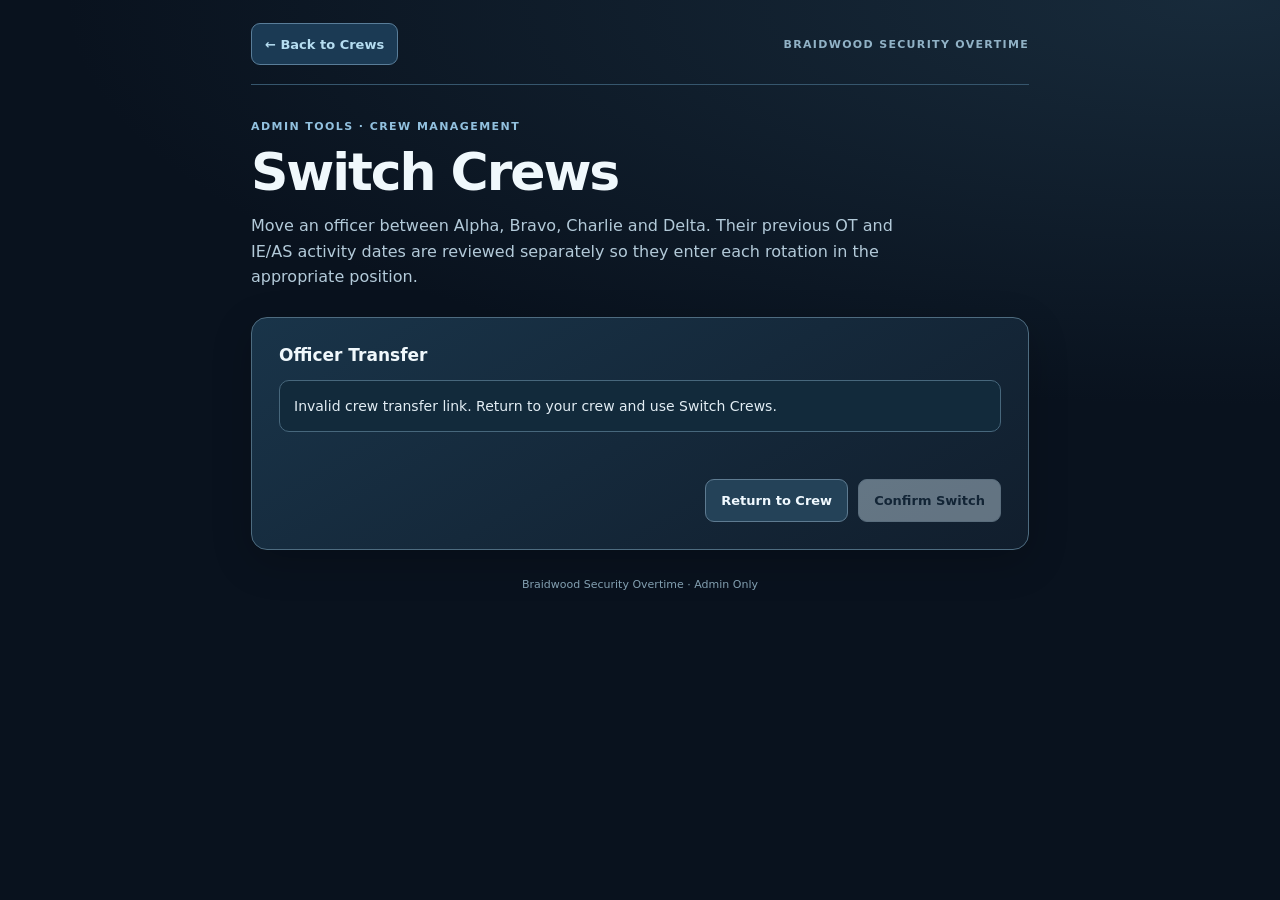
<file: braidwood/switch/index.html>
<!doctype html>
<html lang="en"><head><meta charset="utf-8"><meta name="viewport" content="width=device-width,initial-scale=1">
<meta name="theme-color" content="#0d1723"><meta name="robots" content="noindex">
<title>Switch Crews | Braidwood Security Overtime</title><link rel="icon" href="../icon.svg" type="image/svg+xml">
<style>
:root{color-scheme:dark;font-family:system-ui,-apple-system,"Segoe UI",sans-serif;background:#09121e;color:#f0f8fc;font-synthesis:none}
*{box-sizing:border-box}body{margin:0;min-height:100vh;background:radial-gradient(ellipse 90% 45% at 95% 0%,#28465b77,transparent),#09121e}
a{color:#b5ddf1;text-underline-offset:3px}button,select{font:inherit}button{cursor:pointer}
button:focus-visible,a:focus-visible,select:focus-visible{outline:3px solid #a7d7eb;outline-offset:3px}
.wrap{max-width:850px;margin:auto;padding:23px clamp(16px,4vw,36px) 46px}
nav{display:flex;justify-content:space-between;gap:10px;align-items:center;flex-wrap:wrap;border-bottom:1px solid #36566d;padding-bottom:19px}
.back{text-decoration:none;font-weight:750;font-size:13px;background:#1b3a54;border:1px solid #597d99;border-radius:9px;padding:10px 13px;min-height:42px;display:inline-flex;align-items:center}
.brand{font-size:11px;letter-spacing:.12em;color:#91b2c6;text-transform:uppercase;font-weight:760}
main{padding-top:35px}.eyebrow{color:#92c1df;font-size:11px;letter-spacing:.13em;text-transform:uppercase;font-weight:760}
h1{font-size:clamp(32px,5vw,52px);letter-spacing:-.04em;line-height:1.1;margin:11px 0 12px}
.lead{color:#b3cad9;max-width:660px;line-height:1.6;margin:0 0 27px}
.card{background:linear-gradient(150deg,#193449,#111e2d);border:1px solid #4e6c80;border-radius:16px;padding:clamp(17px,3vw,27px);box-shadow:0 12px 40px #0003}
h2{font-size:17px;margin:0 0 15px}.details{white-space:pre-line;border:1px solid #47677c;border-radius:10px;padding:14px;background:#122a3b;line-height:1.6;font-size:14px;margin:0 0 17px;color:#e2edf4}
label{display:block;color:#bcd6e6;font-size:12px;font-weight:750;margin:16px 0 7px}
select{width:100%;padding:12px;border-radius:8px;color:#f4faff;background:#0d2334;border:1px solid #6989a0;font-size:16px}
.rows{display:grid;grid-template-columns:1fr 1fr;gap:14px}.tip{font-size:13px;color:#bdd2e2;line-height:1.6;margin:12px 0}
.rules{padding:14px;margin-top:20px;background:#302a22;border:1px solid #856f4f;color:#f2dcbb;border-radius:11px;font-size:13px;line-height:1.6}
#feedback{font-size:13px;color:#ffbdb6;margin-top:14px;line-height:1.55;min-height:14px}
.actions{display:flex;justify-content:flex-end;gap:10px;flex-wrap:wrap;margin-top:16px}
.actions button,.actions a{min-height:43px;border-radius:9px;padding:11px 15px;font-size:13px;font-weight:750;text-decoration:none;display:inline-flex;align-items:center;justify-content:center}
.secondary{background:#244258;border:1px solid #5e7b91;color:#f0f9ff}
.primary{background:#d4e8f4;border:1px solid #bed7e7;color:#142a3c}
button:disabled{opacity:.42;cursor:not-allowed}
.success{background:#15392c;border:1px solid #4a886e;border-radius:11px;padding:15px;color:#d3f6e1;font-size:14px;line-height:1.6}
[hidden]{display:none!important}
.footer{font-size:11px;color:#83a0b1;text-align:center;margin-top:28px}
@media(max-width:490px){.rows{grid-template-columns:1fr}.wrap{padding-top:17px}.card{padding:18px}}
</style></head>
<body><div class="wrap">
<nav><a href="../" class="back">← Back to Crews</a><span class="brand">Braidwood Security Overtime</span></nav>
<main>
<div class="eyebrow">Admin tools · Crew management</div>
<h1>Switch Crews</h1>
<p class="lead">Move an officer between Alpha, Bravo, Charlie and Delta. Their previous OT and IE/AS activity dates are reviewed separately so they enter each rotation in the appropriate position.</p>
<div class="card">
<h2>Officer Transfer</h2>
<div class="details" id="officerDetails" role="status" aria-live="polite">Checking existing Admin access and live officer records…</div>
<div id="formFields" hidden>
<label for="destination">New Crew</label><select id="destination"></select>
<div id="placementFields"><p class="tip" id="suggested"></p>
<div class="rows"><div><label for="anchor">Place relative to</label><select id="anchor"></select></div>
<div><label for="position">Position</label><select id="position"><option value="before">Directly above</option><option value="after">Directly below</option></select></div></div></div>
<h2 style="margin-top:22px">IE/AS Rotation</h2>
<p class="tip" id="ieasSuggested" aria-live="polite">Checking the officer's most recent IE/AS activity…</p>
<div class="rules" id="rules">Existing OT, Training and IE/AS history will remain linked. No artificial OT or IE/AS assignment is added. Power Crew moves are not available yet.</div>
</div>
<div id="feedback" role="alert" aria-live="polite"></div>
<div id="success" class="success" hidden></div>
<div class="actions">
<a id="returnCrew" class="secondary" href="../">Return to Crew</a>
<a id="openNewCrew" class="primary" href="../" hidden>Open New Crew</a>
<button id="confirm" class="primary" type="button" disabled>Confirm Switch</button>
</div>
</div>
</main><div class="footer">Braidwood Security Overtime · Admin Only</div></div>
<script src="./switch.js?v=20261112-ieas-transfer-v2"></script></body></html>
</file>
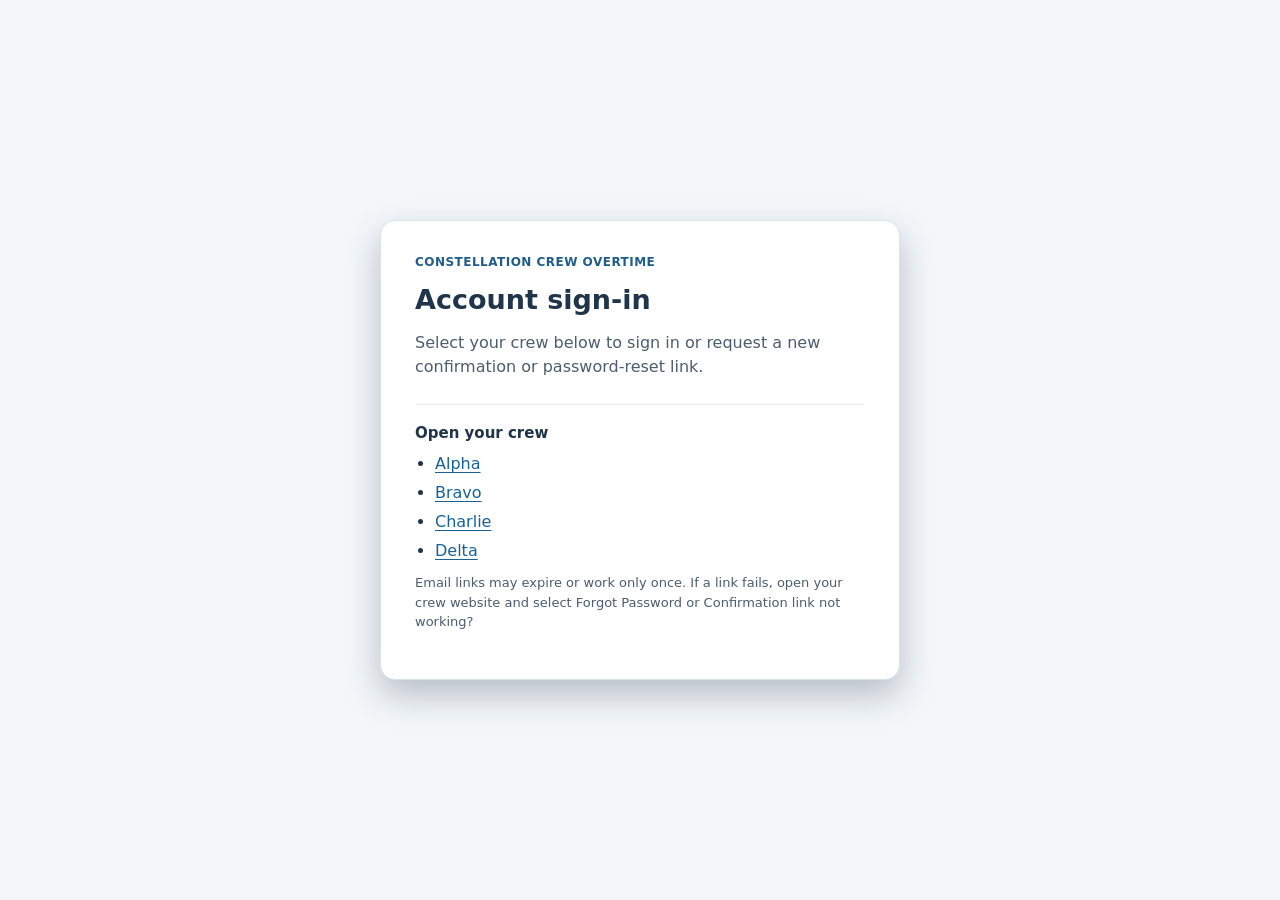
<file: account.html>
<!DOCTYPE html>
<html lang="en"><head><meta charset="utf-8"><meta name="viewport" content="width=device-width,initial-scale=1">
<meta name="referrer" content="no-referrer"><title>Overtime · Account Access</title>
<style>
:root{font-family:system-ui,-apple-system,"Segoe UI",sans-serif;background:#f3f7fa;color:#20344a}
*{box-sizing:border-box}body{margin:0;min-height:100vh;padding:18px;display:grid;place-items:center}
main{width:min(100%,520px);background:#fff;border:1px solid #d9e3eb;border-radius:15px;padding:clamp(20px,4vw,34px);box-shadow:0 15px 35px #1234}
header{font-size:12px;font-weight:800;color:#205d89;letter-spacing:.04em;text-transform:uppercase;margin-bottom:15px}
h1{font-size:27px;margin:0 0 12px}p{line-height:1.5;color:#4b5d70}
label{display:block;font-size:14px;font-weight:700;margin-top:14px;margin-bottom:6px}
input{font:inherit;font-size:16px;width:100%;padding:12px;border:1px solid #b6c8d7;border-radius:8px}
button{font:inherit;font-weight:700;color:white;background:#21679e;border:0;border-radius:8px;padding:12px 16px;margin-top:18px;min-height:44px;cursor:pointer}
button:disabled{opacity:.5}small{font-size:13px;color:#647489}
#error{font-size:13px;color:#a92b2b}#resetForm{border-top:1px solid #e4ebf0;padding-top:10px}
nav{border-top:1px solid #e4ebf0;margin-top:25px;padding-top:18px}
nav strong{font-size:15px}nav ul{margin:12px 0;padding-left:20px;display:grid;gap:10px}
a{color:#186199;text-underline-offset:3px}.notice{font-size:13px}
</style></head>
<body><main>
<header>Constellation Crew Overtime</header>
<h1 id="pageTitle">Account access</h1>
<p id="status" role="status" aria-live="polite">Checking the email link…</p>
<form id="resetForm" hidden>
<label for="newPassword">New password</label><input id="newPassword" type="password" autocomplete="new-password" minlength="8" required>
<small>At least 8 characters.</small>
<label for="repeatPassword">Confirm new password</label><input id="repeatPassword" type="password" autocomplete="new-password" minlength="8" required>
<p id="error" role="alert" aria-live="polite"></p>
<button type="submit" id="resetSubmit">Update Password</button>
</form>
<nav><strong>Open your crew</strong><ul>
<li><a href="https://morrissey529-ship-it.github.io/Alphaot/">Alpha</a></li>
<li><a href="https://morrissey529-ship-it.github.io/Alphaot/bravo/">Bravo</a></li>
<li><a href="https://morrissey529-ship-it.github.io/Alphaot/charlie/">Charlie</a></li>
<li><a href="https://morrissey529-ship-it.github.io/Alphaot/delta/">Delta</a></li>
</ul></nav>
<p class="notice">Email links may expire or work only once. If a link fails, open your crew website and select Forgot Password or Confirmation link not working?</p>
</main>
<script>
(function(){
 'use strict';
 const U="https://hvihhsrhoqbbhkobayhx.supabase.co",K="sb_publishable_XrolNcWigiHLyj_96h7TmA_306hd00Y";
 const hash=new URLSearchParams(location.hash.slice(1)),query=new URLSearchParams(location.search);
 const type=hash.get('type')||query.get('type'),accessToken=hash.get('access_token'),tokenHash=query.get('token_hash');
 const errorDescription=hash.get('error_description')||query.get('error_description');
 const status=document.getElementById('status'),title=document.getElementById('pageTitle'),form=document.getElementById('resetForm'),error=document.getElementById('error'),submit=document.getElementById('resetSubmit');
 let token=null;
 try{history.replaceState(null,'',location.pathname)}catch(e){}
 async function api(path,method,body,access){
  const res=await fetch(U+path,{method:method,headers:{'apikey':K,'Content-Type':'application/json','Authorization':'Bearer '+(access||K)},...(body?{body:JSON.stringify(body)}:{})});
  const text=await res.text();let data={};try{data=text?JSON.parse(text):{}}catch(e){}
  if(!res.ok)throw Error(data?.message||data?.msg||data?.error_description||data?.error||('HTTP '+res.status));
  return data;
 }
 function failed(message){title.textContent='Email link unavailable';status.textContent=message||'The link is expired or already used. Please request another email from the sign-in page.';form.hidden=true}
 async function showConfirmed(access){
  await api('/auth/v1/user','GET',null,access);
  title.textContent='Email confirmed';
  status.textContent='Your email is verified. Return to your crew website and sign in using the email and password you registered. Your Admin access remains unchanged.';
 }
 async function showRecovery(access){
  await api('/auth/v1/user','GET',null,access);
  token=access;title.textContent='Choose a new password';
  status.textContent='Your recovery link is valid. Enter a new password below.';
  form.hidden=false;document.getElementById('newPassword').focus();
 }
 async function initialize(){
  if(errorDescription){failed('The email link could not be verified: '+errorDescription+'. Request a fresh link from your crew website.');return}
  try{
   if(tokenHash&&['recovery','signup','email'].includes(type)){
    const data=await api('/auth/v1/verify','POST',{type:type==='signup'?'email':type,token_hash:tokenHash});
    if(!data.access_token)throw Error('No verification session returned');
    if(type==='recovery')await showRecovery(data.access_token);
    else await showConfirmed(data.access_token);
    return;
   }
   if(accessToken&&type==='recovery'){await showRecovery(accessToken);return}
   if(accessToken&&['signup','email','invite','magiclink'].includes(type)){await showConfirmed(accessToken);return}
   if(type){failed('The email link was missing its verification token. Try the newest email link.');return}
   title.textContent='Account sign-in';
   status.textContent='Select your crew below to sign in or request a new confirmation or password-reset link.';
  }catch(e){token=null;failed('The link was expired, already used, or could not be verified. Return to your crew website and request a fresh email.')}
 }
 form.addEventListener('submit',async function(event){
  event.preventDefault();
  if(!token){failed('Recovery session expired. Request a new email link.');return}
  const first=document.getElementById('newPassword').value,second=document.getElementById('repeatPassword').value;
  if(first.length<8){error.textContent='Password must contain at least 8 characters.';return}
  if(first!==second){error.textContent='Passwords do not match.';return}
  submit.disabled=true;error.textContent='Updating…';
  try{
   await api('/auth/v1/user','PUT',{password:first},token);
   token=null;form.reset();form.hidden=true;error.textContent='';
   title.textContent='Password updated';
   status.textContent='Your new password has been saved. Return to your crew and sign in with the same email and new password. Admin permissions are unchanged.';
  }catch(e){error.textContent='Could not update password: '+(e?.message||'Request another link.')}
  finally{submit.disabled=false}
 });
 initialize();
})();
</script></body></html>
</file>
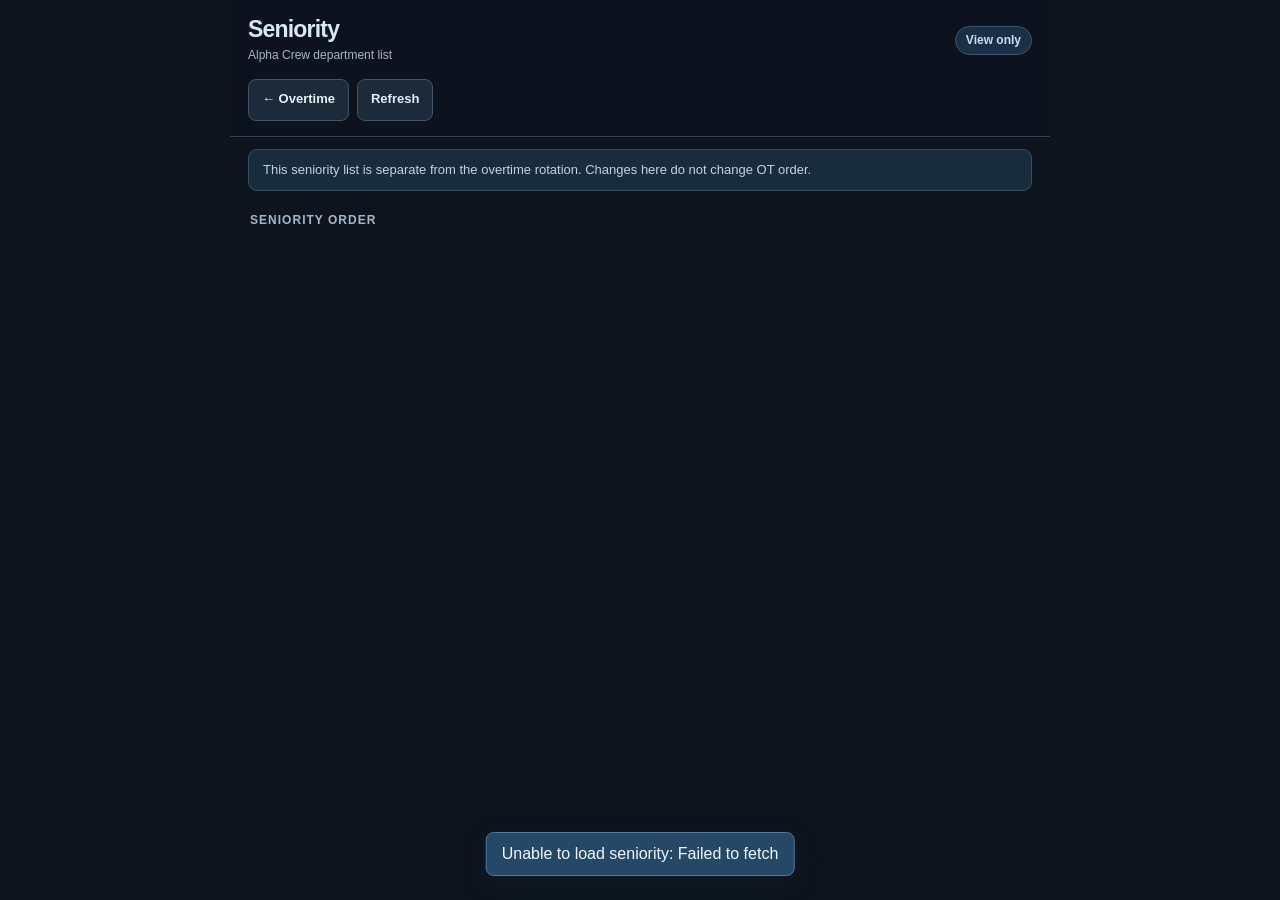
<file: seniority.html>
<!doctype html>
<html>
<head>
<meta charset="utf-8">
<meta name="viewport" content="width=device-width,initial-scale=1,viewport-fit=cover">
<meta http-equiv="Cache-Control" content="no-cache, no-store, must-revalidate">
<meta http-equiv="Pragma" content="no-cache">
<meta http-equiv="Expires" content="0">
<meta name="theme-color" content="#0d141e">
<meta name="color-scheme" content="dark">
<meta name="apple-mobile-web-app-capable" content="yes">
<meta name="apple-mobile-web-app-status-bar-style" content="black-translucent">
<meta name="apple-mobile-web-app-title" content="Alpha OT">
<link rel="icon" href="assets/favicon-32.png" type="image/png" sizes="32x32">
<link rel="apple-touch-icon" href="assets/apple-touch-icon-180.png" sizes="180x180">
<title>Alpha OT — Seniority</title>
<style>
:root{--bg:#f3f6fa;--surface:#fff;--line:#dbe3ec;--text:#172638;--muted:#64758a;--navy:#17324d;--blue:#205f91;--blue-soft:#e7f1f9;--green:#176c51;--green-soft:#e5f5ee;--amber:#916115;--amber-soft:#fff3dd;--red:#9b3540;--red-soft:#fdebed}
*{box-sizing:border-box}html{background:var(--bg)}body{margin:0;min-height:100vh;background:var(--bg);color:var(--text);font-family:-apple-system,BlinkMacSystemFont,"Segoe UI",Roboto,sans-serif;line-height:1.4}
.app{max-width:820px;margin:auto;padding:0 18px calc(56px + env(safe-area-inset-bottom))}
header{position:sticky;top:0;z-index:9;margin:0 -18px;padding:calc(17px + env(safe-area-inset-top)) 18px 15px;background:rgba(255,255,255,.96);border-bottom:1px solid var(--line);backdrop-filter:blur(14px)}
.head{display:flex;align-items:center;justify-content:space-between;gap:16px}.title,.brand{min-width:0}.brandTitle,h1{margin:0;font-size:23px;line-height:1.12;letter-spacing:-.035em;font-weight:760;color:var(--navy)}.sub{font-size:12px;color:var(--muted);margin-top:4px}.pill{flex:0 0 auto;padding:5px 10px;border:1px solid #cbdceb;border-radius:999px;background:#f0f6fb;color:#315875;font-size:12px;font-weight:650;white-space:nowrap}
.tools{display:flex;flex-wrap:wrap;gap:8px;margin-top:15px}button{min-height:42px;border:1px solid transparent;border-radius:8px;padding:9px 13px;font-family:inherit;font-size:13px;font-weight:650;line-height:1.25;cursor:pointer}button:focus-visible,input:focus-visible,select:focus-visible{outline:3px solid #82b6dd;outline-offset:2px}.dark{background:#fff;color:var(--navy);border-color:#ccd8e4}.dark:hover{background:#f2f6fa}.blue{background:var(--navy);color:white}.blue:hover{background:#244d72}.hidden{display:none!important}
.stats{display:grid;grid-template-columns:repeat(3,minmax(0,1fr));gap:10px;margin:20px 0 13px}.stat{background:var(--surface);border:1px solid var(--line);border-radius:11px;padding:13px 15px}.stat b{display:block;font-size:25px;line-height:1.15;font-weight:750;font-variant-numeric:tabular-nums}.stat span{display:block;margin-top:5px;color:var(--muted);font-size:12px;font-weight:600}
.note{margin:12px 0 19px;padding:11px 14px;background:#eaf1f7;border:1px solid #d6e3ee;border-radius:9px;color:#4d6378;font-size:13px;line-height:1.45}.section{margin:21px 2px 10px;color:#596d80;font-size:12px;font-weight:750;text-transform:uppercase;letter-spacing:.085em}
.card,.rowcard{background:var(--surface);border:1px solid var(--line);border-radius:11px;margin-bottom:9px;overflow:hidden;box-shadow:0 1px 2px #17324d0a}.main{display:grid;grid-template-columns:56px minmax(0,1fr);align-items:start;gap:14px;padding:15px}.num{width:48px;height:48px;display:grid;place-items:center;border-radius:9px;background:var(--blue-soft);color:var(--blue);font-size:20px;font-weight:750;font-variant-numeric:tabular-nums}.num.off{background:#eef1f4;color:#738292}.nameRow{display:flex;align-items:center;gap:7px;flex-wrap:wrap}.name{font-size:17px;font-weight:720;letter-spacing:-.012em}.badge{display:inline-block;padding:3px 8px;border-radius:5px;font-size:11px;font-weight:650}.active{background:var(--green-soft);color:var(--green)}.offshift,.unavailbadge{background:#eef1f4;color:#596b7a}.vacation{background:var(--amber-soft);color:var(--amber)}.powerbadge{background:#f1eaf6;color:#765583}.calledoffbadge{background:var(--red-soft);color:var(--red)}.meta{margin-top:6px;color:#45586b;font-size:13px}.date{margin-top:2px;color:var(--muted);font-size:12px}.powercard{border-left:3px solid #a885b5}.num.power{background:#f1eaf6;color:#765583}.power-ineligible,.temp-unavailable{background:#f8f9fb}.power-ineligible .name,.temp-unavailable .name{color:#627182}
.actions{padding:9px 15px;border-top:1px solid var(--line);background:#fbfcfe}.actions button{min-height:36px}.editor{display:none;padding:15px;border-top:1px solid var(--line);background:#f8fafc}.card.open .editor{display:block}label{display:block;margin:12px 0 6px;font-size:13px;font-weight:700}select,input{width:100%;padding:11px 12px;border:1px solid #c5d2df;border-radius:8px;background:#fff;color:var(--text);font-size:16px}.row,.twocol{display:flex;gap:8px;margin-top:15px}.row>*,.twocol>*{flex:1}
dialog{width:min(92vw,560px);max-height:85vh;overflow:auto;padding:0;border:1px solid var(--line);border-radius:12px;background:white;color:var(--text);box-shadow:0 20px 65px #132b4150}dialog::backdrop{background:#132b4170}.modal{padding:20px}.modal h2{margin:0 0 8px;font-size:21px}.help{color:var(--muted);font-size:13px;line-height:1.5}.error{color:var(--red);font-size:13px;margin-top:10px}.ok{color:var(--green);font-size:12px;font-weight:700}.toast{position:fixed;left:50%;bottom:24px;z-index:20;max-width:90vw;overflow:hidden;text-overflow:ellipsis;white-space:nowrap;transform:translateX(-50%);padding:10px 15px;border-radius:8px;background:var(--navy);color:#fff;box-shadow:0 8px 26px #132b4140;opacity:0;transition:opacity .2s}.toast.show{opacity:1}
@media(max-width:460px){.app{padding-left:12px;padding-right:12px}header{margin:0 -12px;padding-left:12px;padding-right:12px}.brandTitle,h1{font-size:21px}.tools{display:grid;grid-template-columns:repeat(3,minmax(0,1fr));gap:7px}.tools button{min-width:0;padding:8px 5px;font-size:12px}.stat{padding:11px 10px}.stat b{font-size:23px}.main{grid-template-columns:46px minmax(0,1fr);gap:10px;padding:13px 11px}.num{width:42px;height:42px;font-size:18px}.name{font-size:16px}}
@media(max-width:345px){.brandTitle,h1{font-size:19px}.pill{font-size:10px;padding:5px 7px}.tools button{font-size:11px}}

.rowcard{display:grid;grid-template-columns:48px minmax(0,1fr) auto;align-items:center;gap:14px;padding:12px 15px}.editbtn{min-height:36px}.rowcard .name{overflow-wrap:anywhere}@media(max-width:460px){.rowcard{grid-template-columns:42px minmax(0,1fr) auto;gap:10px;padding:11px}.editbtn{padding:8px}}
</style>
<link rel="manifest" href="manifest.webmanifest?v=20261003-dark-training-v1"><link rel="stylesheet" href="alpha-dark-v1.css"></head>
<body>
<div class="app">
<header>
<div class="head">
<div class="title"><h1>Seniority</h1><div class="sub">Alpha Crew department list</div></div>
<div id="mode" class="pill">View only</div>
</div>
<div class="tools">
<button class="dark" onclick="location.href='index.html'">← Overtime</button>
<button class="dark" onclick="loadAll()">Refresh</button>
<button id="addBtn" class="dark hidden" onclick="openAdd()">+ Add Officer</button>
</div>
</header>

<div class="note">This seniority list is separate from the overtime rotation. Changes here do not change OT order.</div>
<div class="section">Seniority Order</div>
<div id="list"></div>
</div>

<dialog id="editDlg"><div class="modal">
<h2 id="editTitle">Edit Officer</h2>
<label>Name</label>
<input id="editName" autocomplete="off">
<label>Seniority Number</label>
<input id="editPos" type="number" min="1" inputmode="numeric">
<div class="twocol"><button class="dark" onclick="editDlg.close()">Cancel</button><button class="blue" onclick="saveEdit()">Save</button></div>
<div class="twocol"><button style="background:#5b1616;color:#ffb3b3;border:1px solid #9b2a2a" onclick="deleteOfficer()">Delete Officer</button></div>
</div></dialog>

<dialog id="addDlg"><div class="modal">
<h2>Add Officer</h2>
<label>Name</label>
<input id="newName" autocomplete="off">
<label>Seniority Number</label>
<input id="newPos" type="number" min="1" inputmode="numeric" placeholder="Leave blank to add at bottom">
<div class="twocol"><button class="dark" onclick="addDlg.close()">Cancel</button><button class="blue" onclick="addOfficer()">Add</button></div>
</div></dialog>
<div id="toast" class="toast"></div>

<script>
const U='https://hvihhsrhoqbbhkobayhx.supabase.co',K='sb_publishable_XrolNcWigiHLyj_96h7TmA_306hd00Y';
let session=JSON.parse(localStorage.getItem('alpha_session')||'null'),role='viewer',rows=[],editingId=null;
function headers(auth=true){let h={'apikey':K,'Content-Type':'application/json'};h.Authorization='Bearer '+(auth&&session?.access_token?session.access_token:K);return h}
async function api(path,opt={}){let r=await fetch(U+path,{...opt,headers:{...headers(opt.auth!==false),...(opt.headers||{})}}),txt=await r.text(),data;try{data=txt?JSON.parse(txt):null}catch{data=txt}if(!r.ok)throw new Error(data?.msg||data?.message||data?.error_description||data?.hint||('HTTP '+r.status));return data}
function toast(m){let t=document.getElementById('toast');t.textContent=m;t.classList.add('show');clearTimeout(window.tt);window.tt=setTimeout(()=>t.classList.remove('show'),2200)}
function esc(s){return String(s??'').replace(/[&<>"']/g,c=>({'&':'&amp;','<':'&lt;','>':'&gt;','"':'&quot;',"'":'&#039;'}[c]))}
async function loadRole(){role='viewer';if(session?.access_token){try{let p=await api('/rest/v1/profiles?select=role&id=eq.'+encodeURIComponent(session.user.id));if(p?.[0]?.role)role=p[0].role}catch(e){session=null;localStorage.removeItem('alpha_session')}}mode.textContent=role==='admin'?'Admin':'View only';addBtn.classList.toggle('hidden',role!=='admin')}
async function loadAll(){try{rows=await api('/rest/v1/seniority?select=id,name,position&order=position.asc',{auth:false});render()}catch(e){toast('Unable to load seniority: '+e.message)}}
function render(){list.innerHTML='';for(let r of rows){let c=document.createElement('div');c.className='rowcard';c.innerHTML='<div class="num">'+r.position+'</div><div class="name">'+esc(r.name)+'</div>'+(role==='admin'?'<button class="dark editbtn" onclick="openEdit(\''+r.id+'\')">Edit</button>':'');list.appendChild(c)}}
function openEdit(id){if(role!=='admin')return;let r=rows.find(x=>x.id===id);if(!r)return;editingId=id;editTitle.textContent='Edit '+r.name;editName.value=r.name;editPos.value=r.position;editDlg.showModal()}
async function saveEdit(){if(role!=='admin'||!editingId)return;let name=editName.value.trim(),p=parseInt(editPos.value,10);if(!name)return toast('Enter a name');if(!p||p<1)return toast('Enter a valid number');try{await api('/rest/v1/rpc/seniority_update_officer_auth',{method:'POST',body:JSON.stringify({p_id:editingId,p_name:name,p_position:p})});editDlg.close();toast('Seniority updated');await loadAll()}catch(e){toast(e.message)}}
async function deleteOfficer(){if(role!=='admin'||!editingId)return;let r=rows.find(x=>x.id===editingId);if(!r)return;if(!confirm('Delete '+r.name+' from the seniority list? Everyone below will move up one spot.'))return;try{await api('/rest/v1/rpc/seniority_delete_officer_auth',{method:'POST',body:JSON.stringify({p_id:editingId})});editDlg.close();toast(r.name+' deleted');editingId=null;await loadAll()}catch(e){toast(e.message)}}
function openAdd(){if(role!=='admin')return;newName.value='';newPos.value='';addDlg.showModal()}
async function addOfficer(){if(role!=='admin')return;let name=newName.value.trim();if(!name)return toast('Enter a name');let p=newPos.value?parseInt(newPos.value,10):null;try{await api('/rest/v1/rpc/seniority_add_officer_auth',{method:'POST',body:JSON.stringify({p_name:name,p_position:p})});addDlg.close();toast(name+' added');await loadAll()}catch(e){toast(e.message)}}
(async()=>{await loadRole();await loadAll()})();setInterval(loadAll,30000);
</script>
</body>
</html>
</file>
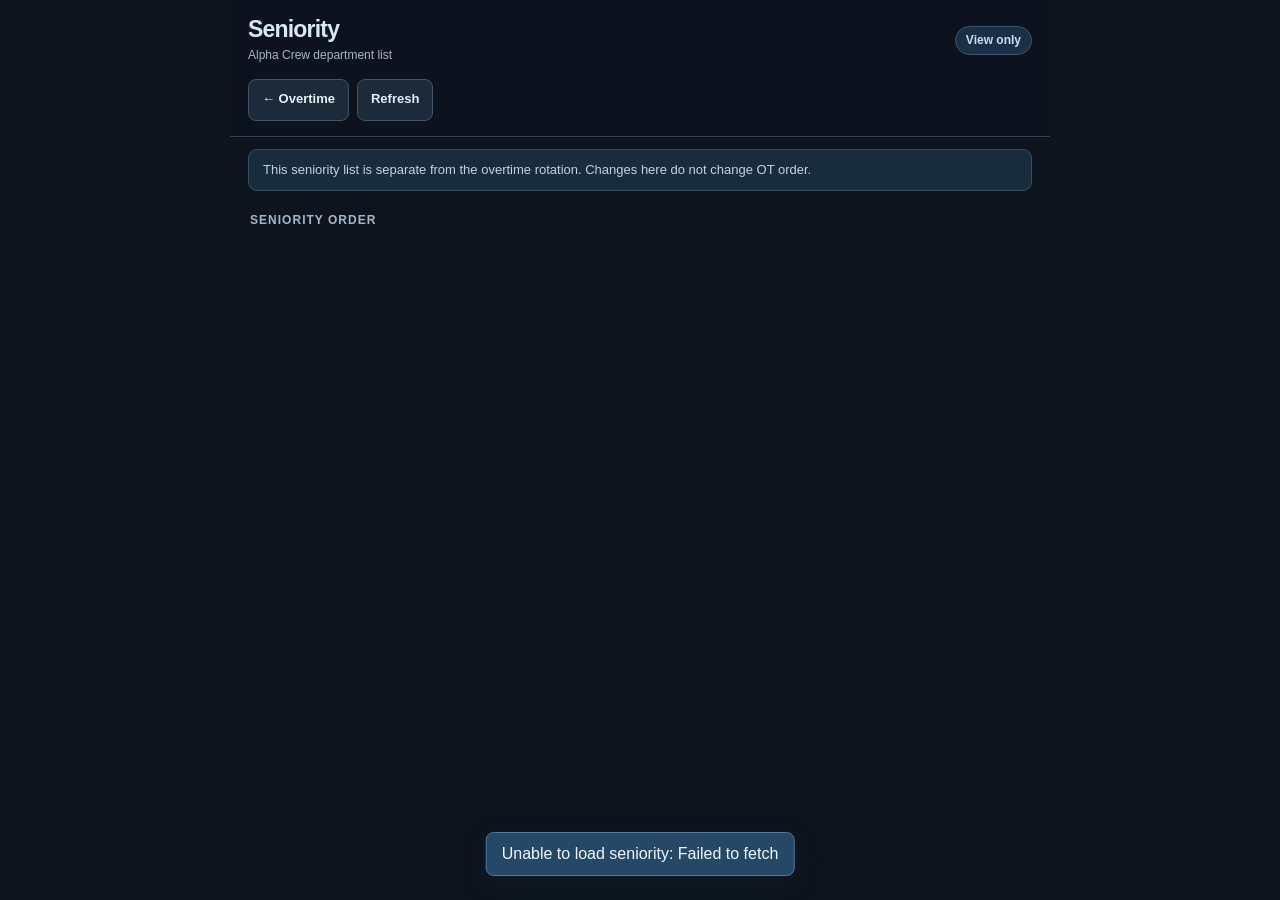
<file: beta/seniority.html>
<!doctype html>
<html>
<head>
<meta charset="utf-8">
<meta name="viewport" content="width=device-width,initial-scale=1,viewport-fit=cover">
<meta http-equiv="Cache-Control" content="no-cache, no-store, must-revalidate">
<meta http-equiv="Pragma" content="no-cache">
<meta http-equiv="Expires" content="0">
<meta name="theme-color" content="#0d141e">
<meta name="color-scheme" content="dark">
<meta name="apple-mobile-web-app-capable" content="yes">
<meta name="apple-mobile-web-app-status-bar-style" content="black-translucent">
<meta name="apple-mobile-web-app-title" content="Alpha OT Beta">
<link rel="icon" href="../assets/favicon-32.png" type="image/png" sizes="32x32">
<link rel="apple-touch-icon" href="../assets/apple-touch-icon-180.png" sizes="180x180">
<title>Alpha OT Beta — Seniority</title>
<style>
:root{--bg:#f3f6fa;--surface:#fff;--line:#dbe3ec;--text:#172638;--muted:#64758a;--navy:#17324d;--blue:#205f91;--blue-soft:#e7f1f9;--green:#176c51;--green-soft:#e5f5ee;--amber:#916115;--amber-soft:#fff3dd;--red:#9b3540;--red-soft:#fdebed}
*{box-sizing:border-box}html{background:var(--bg)}body{margin:0;min-height:100vh;background:var(--bg);color:var(--text);font-family:-apple-system,BlinkMacSystemFont,"Segoe UI",Roboto,sans-serif;line-height:1.4}
.app{max-width:820px;margin:auto;padding:0 18px calc(56px + env(safe-area-inset-bottom))}
header{position:sticky;top:0;z-index:9;margin:0 -18px;padding:calc(17px + env(safe-area-inset-top)) 18px 15px;background:rgba(255,255,255,.96);border-bottom:1px solid var(--line);backdrop-filter:blur(14px)}
.head{display:flex;align-items:center;justify-content:space-between;gap:16px}.title,.brand{min-width:0}.brandTitle,h1{margin:0;font-size:23px;line-height:1.12;letter-spacing:-.035em;font-weight:760;color:var(--navy)}.sub{font-size:12px;color:var(--muted);margin-top:4px}.pill{flex:0 0 auto;padding:5px 10px;border:1px solid #cbdceb;border-radius:999px;background:#f0f6fb;color:#315875;font-size:12px;font-weight:650;white-space:nowrap}
.tools{display:flex;flex-wrap:wrap;gap:8px;margin-top:15px}button{min-height:42px;border:1px solid transparent;border-radius:8px;padding:9px 13px;font-family:inherit;font-size:13px;font-weight:650;line-height:1.25;cursor:pointer}button:focus-visible,input:focus-visible,select:focus-visible{outline:3px solid #82b6dd;outline-offset:2px}.dark{background:#fff;color:var(--navy);border-color:#ccd8e4}.dark:hover{background:#f2f6fa}.blue{background:var(--navy);color:white}.blue:hover{background:#244d72}.hidden{display:none!important}
.stats{display:grid;grid-template-columns:repeat(3,minmax(0,1fr));gap:10px;margin:20px 0 13px}.stat{background:var(--surface);border:1px solid var(--line);border-radius:11px;padding:13px 15px}.stat b{display:block;font-size:25px;line-height:1.15;font-weight:750;font-variant-numeric:tabular-nums}.stat span{display:block;margin-top:5px;color:var(--muted);font-size:12px;font-weight:600}
.note{margin:12px 0 19px;padding:11px 14px;background:#eaf1f7;border:1px solid #d6e3ee;border-radius:9px;color:#4d6378;font-size:13px;line-height:1.45}.section{margin:21px 2px 10px;color:#596d80;font-size:12px;font-weight:750;text-transform:uppercase;letter-spacing:.085em}
.card,.rowcard{background:var(--surface);border:1px solid var(--line);border-radius:11px;margin-bottom:9px;overflow:hidden;box-shadow:0 1px 2px #17324d0a}.main{display:grid;grid-template-columns:56px minmax(0,1fr);align-items:start;gap:14px;padding:15px}.num{width:48px;height:48px;display:grid;place-items:center;border-radius:9px;background:var(--blue-soft);color:var(--blue);font-size:20px;font-weight:750;font-variant-numeric:tabular-nums}.num.off{background:#eef1f4;color:#738292}.nameRow{display:flex;align-items:center;gap:7px;flex-wrap:wrap}.name{font-size:17px;font-weight:720;letter-spacing:-.012em}.badge{display:inline-block;padding:3px 8px;border-radius:5px;font-size:11px;font-weight:650}.active{background:var(--green-soft);color:var(--green)}.offshift,.unavailbadge{background:#eef1f4;color:#596b7a}.vacation{background:var(--amber-soft);color:var(--amber)}.powerbadge{background:#f1eaf6;color:#765583}.calledoffbadge{background:var(--red-soft);color:var(--red)}.meta{margin-top:6px;color:#45586b;font-size:13px}.date{margin-top:2px;color:var(--muted);font-size:12px}.powercard{border-left:3px solid #a885b5}.num.power{background:#f1eaf6;color:#765583}.power-ineligible,.temp-unavailable{background:#f8f9fb}.power-ineligible .name,.temp-unavailable .name{color:#627182}
.actions{padding:9px 15px;border-top:1px solid var(--line);background:#fbfcfe}.actions button{min-height:36px}.editor{display:none;padding:15px;border-top:1px solid var(--line);background:#f8fafc}.card.open .editor{display:block}label{display:block;margin:12px 0 6px;font-size:13px;font-weight:700}select,input{width:100%;padding:11px 12px;border:1px solid #c5d2df;border-radius:8px;background:#fff;color:var(--text);font-size:16px}.row,.twocol{display:flex;gap:8px;margin-top:15px}.row>*,.twocol>*{flex:1}
dialog{width:min(92vw,560px);max-height:85vh;overflow:auto;padding:0;border:1px solid var(--line);border-radius:12px;background:white;color:var(--text);box-shadow:0 20px 65px #132b4150}dialog::backdrop{background:#132b4170}.modal{padding:20px}.modal h2{margin:0 0 8px;font-size:21px}.help{color:var(--muted);font-size:13px;line-height:1.5}.error{color:var(--red);font-size:13px;margin-top:10px}.ok{color:var(--green);font-size:12px;font-weight:700}.toast{position:fixed;left:50%;bottom:24px;z-index:20;max-width:90vw;overflow:hidden;text-overflow:ellipsis;white-space:nowrap;transform:translateX(-50%);padding:10px 15px;border-radius:8px;background:var(--navy);color:#fff;box-shadow:0 8px 26px #132b4140;opacity:0;transition:opacity .2s}.toast.show{opacity:1}
@media(max-width:460px){.app{padding-left:12px;padding-right:12px}header{margin:0 -12px;padding-left:12px;padding-right:12px}.brandTitle,h1{font-size:21px}.tools{display:grid;grid-template-columns:repeat(3,minmax(0,1fr));gap:7px}.tools button{min-width:0;padding:8px 5px;font-size:12px}.stat{padding:11px 10px}.stat b{font-size:23px}.main{grid-template-columns:46px minmax(0,1fr);gap:10px;padding:13px 11px}.num{width:42px;height:42px;font-size:18px}.name{font-size:16px}}
@media(max-width:345px){.brandTitle,h1{font-size:19px}.pill{font-size:10px;padding:5px 7px}.tools button{font-size:11px}}

.rowcard{display:grid;grid-template-columns:48px minmax(0,1fr) auto;align-items:center;gap:14px;padding:12px 15px}.editbtn{min-height:36px}.rowcard .name{overflow-wrap:anywhere}@media(max-width:460px){.rowcard{grid-template-columns:42px minmax(0,1fr) auto;gap:10px;padding:11px}.editbtn{padding:8px}}
</style>
<link rel="manifest" href="manifest.webmanifest?v=20261003-dark-training-v1"><link rel="stylesheet" href="alpha-dark-v1.css"></head>
<body>
<div class="app">
<header>
<div class="head">
<div class="title"><h1>Seniority</h1><div class="sub">Alpha Crew department list</div></div>
<div id="mode" class="pill">View only</div>
</div>
<div class="tools">
<button class="dark" onclick="location.href='index.html'">← Overtime</button>
<button class="dark" onclick="loadAll()">Refresh</button>
<button id="addBtn" class="dark hidden" onclick="openAdd()">+ Add Officer</button>
</div>
</header>

<div class="note">This seniority list is separate from the overtime rotation. Changes here do not change OT order.</div>
<div class="section">Seniority Order</div>
<div id="list"></div>
</div>

<dialog id="editDlg"><div class="modal">
<h2 id="editTitle">Edit Officer</h2>
<label>Name</label>
<input id="editName" autocomplete="off">
<label>Seniority Number</label>
<input id="editPos" type="number" min="1" inputmode="numeric">
<div class="twocol"><button class="dark" onclick="editDlg.close()">Cancel</button><button class="blue" onclick="saveEdit()">Save</button></div>
<div class="twocol"><button style="background:#5b1616;color:#ffb3b3;border:1px solid #9b2a2a" onclick="deleteOfficer()">Delete Officer</button></div>
</div></dialog>

<dialog id="addDlg"><div class="modal">
<h2>Add Officer</h2>
<label>Name</label>
<input id="newName" autocomplete="off">
<label>Seniority Number</label>
<input id="newPos" type="number" min="1" inputmode="numeric" placeholder="Leave blank to add at bottom">
<div class="twocol"><button class="dark" onclick="addDlg.close()">Cancel</button><button class="blue" onclick="addOfficer()">Add</button></div>
</div></dialog>
<div id="toast" class="toast"></div>

<script>
const U='https://jpwrlsakjxaoczdkfckk.supabase.co',K='sb_publishable_9wOlMJEBZDpY2dLl4Um_gQ_YgmV9cj-';
let session=JSON.parse(localStorage.getItem('alpha_beta_session')||'null'),role='viewer',rows=[],editingId=null;
function headers(auth=true){let h={'apikey':K,'Content-Type':'application/json'};h.Authorization='Bearer '+(auth&&session?.access_token?session.access_token:K);return h}
async function api(path,opt={}){let r=await fetch(U+path,{...opt,headers:{...headers(opt.auth!==false),...(opt.headers||{})}}),txt=await r.text(),data;try{data=txt?JSON.parse(txt):null}catch{data=txt}if(!r.ok)throw new Error(data?.msg||data?.message||data?.error_description||data?.hint||('HTTP '+r.status));return data}
function toast(m){let t=document.getElementById('toast');t.textContent=m;t.classList.add('show');clearTimeout(window.tt);window.tt=setTimeout(()=>t.classList.remove('show'),2200)}
function esc(s){return String(s??'').replace(/[&<>"']/g,c=>({'&':'&amp;','<':'&lt;','>':'&gt;','"':'&quot;',"'":'&#039;'}[c]))}
async function loadRole(){role='viewer';if(session?.access_token){try{let p=await api('/rest/v1/profiles?select=role&id=eq.'+encodeURIComponent(session.user.id));if(p?.[0]?.role)role=p[0].role}catch(e){session=null;localStorage.removeItem('alpha_beta_session')}}mode.textContent=role==='admin'?'Admin':'View only';addBtn.classList.toggle('hidden',role!=='admin')}
async function loadAll(){try{rows=await api('/rest/v1/seniority?select=id,name,position&order=position.asc',{auth:false});render()}catch(e){toast('Unable to load seniority: '+e.message)}}
function render(){list.innerHTML='';for(let r of rows){let c=document.createElement('div');c.className='rowcard';c.innerHTML='<div class="num">'+r.position+'</div><div class="name">'+esc(r.name)+'</div>'+(role==='admin'?'<button class="dark editbtn" onclick="openEdit(\''+r.id+'\')">Edit</button>':'');list.appendChild(c)}}
function openEdit(id){if(role!=='admin')return;let r=rows.find(x=>x.id===id);if(!r)return;editingId=id;editTitle.textContent='Edit '+r.name;editName.value=r.name;editPos.value=r.position;editDlg.showModal()}
async function saveEdit(){if(role!=='admin'||!editingId)return;let name=editName.value.trim(),p=parseInt(editPos.value,10);if(!name)return toast('Enter a name');if(!p||p<1)return toast('Enter a valid number');try{await api('/rest/v1/rpc/seniority_update_officer_auth',{method:'POST',body:JSON.stringify({p_id:editingId,p_name:name,p_position:p})});editDlg.close();toast('Seniority updated');await loadAll()}catch(e){toast(e.message)}}
async function deleteOfficer(){if(role!=='admin'||!editingId)return;let r=rows.find(x=>x.id===editingId);if(!r)return;if(!confirm('Delete '+r.name+' from the seniority list? Everyone below will move up one spot.'))return;try{await api('/rest/v1/rpc/seniority_delete_officer_auth',{method:'POST',body:JSON.stringify({p_id:editingId})});editDlg.close();toast(r.name+' deleted');editingId=null;await loadAll()}catch(e){toast(e.message)}}
function openAdd(){if(role!=='admin')return;newName.value='';newPos.value='';addDlg.showModal()}
async function addOfficer(){if(role!=='admin')return;let name=newName.value.trim();if(!name)return toast('Enter a name');let p=newPos.value?parseInt(newPos.value,10):null;try{await api('/rest/v1/rpc/seniority_add_officer_auth',{method:'POST',body:JSON.stringify({p_name:name,p_position:p})});addDlg.close();toast(name+' added');await loadAll()}catch(e){toast(e.message)}}
(async()=>{await loadRole();await loadAll()})();setInterval(loadAll,30000);
</script>
</body>
</html>
</file>
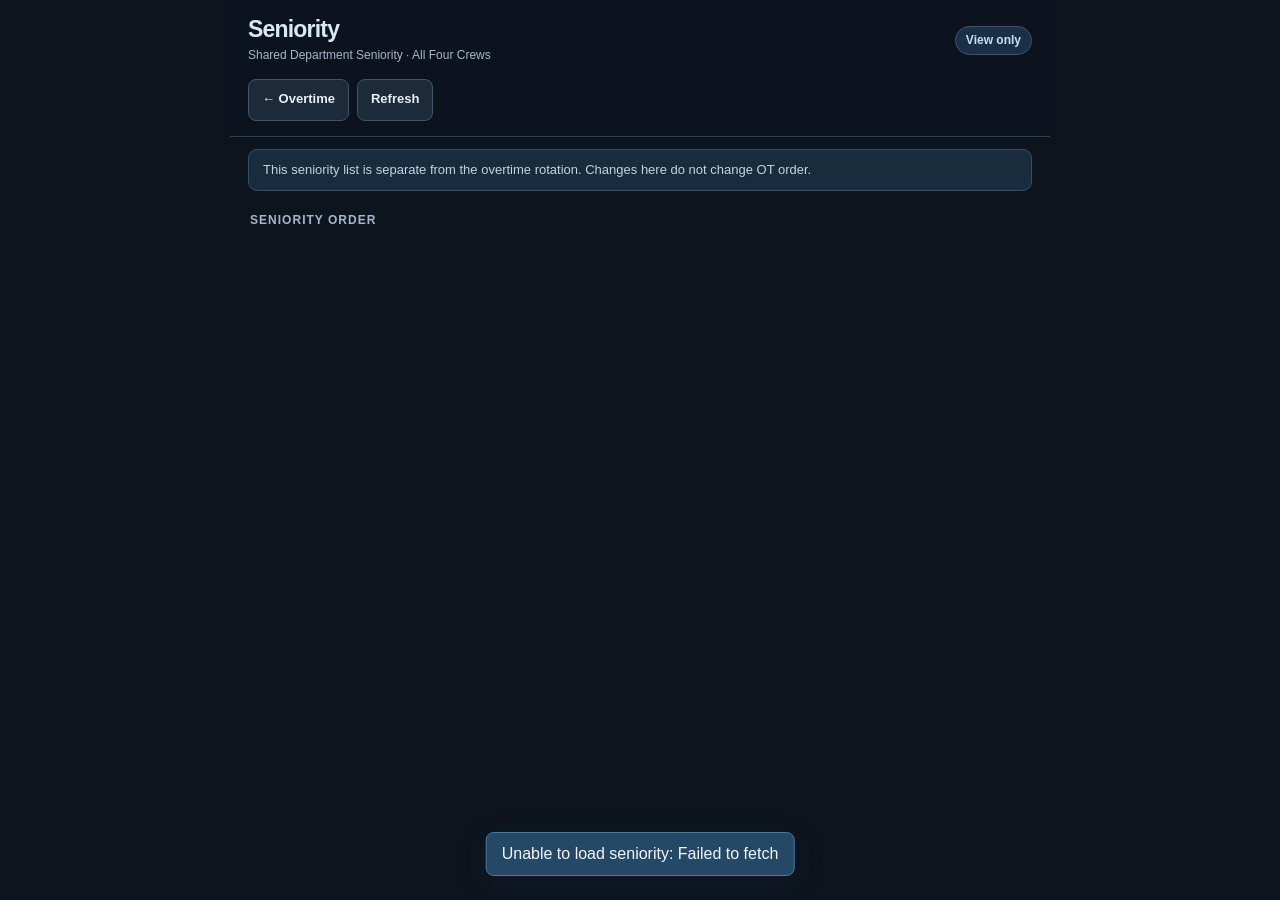
<file: bravo/seniority.html>
<!doctype html>
<html>
<head>
<meta charset="utf-8">
<meta name="viewport" content="width=device-width,initial-scale=1,viewport-fit=cover">
<meta http-equiv="Cache-Control" content="no-cache, no-store, must-revalidate">
<meta http-equiv="Pragma" content="no-cache">
<meta http-equiv="Expires" content="0">
<meta name="theme-color" content="#0d141e">
<meta name="color-scheme" content="dark">
<meta name="apple-mobile-web-app-capable" content="yes">
<meta name="apple-mobile-web-app-status-bar-style" content="black-translucent">
<meta name="apple-mobile-web-app-title" content="Alpha OT">
<link rel="icon" href="icon.svg" type="image/svg+xml">
<link rel="apple-touch-icon" href="icon.svg">
<title>Department Seniority · All Crews</title>
<style>
:root{--bg:#f3f6fa;--surface:#fff;--line:#dbe3ec;--text:#172638;--muted:#64758a;--navy:#17324d;--blue:#205f91;--blue-soft:#e7f1f9;--green:#176c51;--green-soft:#e5f5ee;--amber:#916115;--amber-soft:#fff3dd;--red:#9b3540;--red-soft:#fdebed}
*{box-sizing:border-box}html{background:var(--bg)}body{margin:0;min-height:100vh;background:var(--bg);color:var(--text);font-family:-apple-system,BlinkMacSystemFont,"Segoe UI",Roboto,sans-serif;line-height:1.4}
.app{max-width:820px;margin:auto;padding:0 18px calc(56px + env(safe-area-inset-bottom))}
header{position:sticky;top:0;z-index:9;margin:0 -18px;padding:calc(17px + env(safe-area-inset-top)) 18px 15px;background:rgba(255,255,255,.96);border-bottom:1px solid var(--line);backdrop-filter:blur(14px)}
.head{display:flex;align-items:center;justify-content:space-between;gap:16px}.title,.brand{min-width:0}.brandTitle,h1{margin:0;font-size:23px;line-height:1.12;letter-spacing:-.035em;font-weight:760;color:var(--navy)}.sub{font-size:12px;color:var(--muted);margin-top:4px}.pill{flex:0 0 auto;padding:5px 10px;border:1px solid #cbdceb;border-radius:999px;background:#f0f6fb;color:#315875;font-size:12px;font-weight:650;white-space:nowrap}
.tools{display:flex;flex-wrap:wrap;gap:8px;margin-top:15px}button{min-height:42px;border:1px solid transparent;border-radius:8px;padding:9px 13px;font-family:inherit;font-size:13px;font-weight:650;line-height:1.25;cursor:pointer}button:focus-visible,input:focus-visible,select:focus-visible{outline:3px solid #82b6dd;outline-offset:2px}.dark{background:#fff;color:var(--navy);border-color:#ccd8e4}.dark:hover{background:#f2f6fa}.blue{background:var(--navy);color:white}.blue:hover{background:#244d72}.hidden{display:none!important}
.stats{display:grid;grid-template-columns:repeat(3,minmax(0,1fr));gap:10px;margin:20px 0 13px}.stat{background:var(--surface);border:1px solid var(--line);border-radius:11px;padding:13px 15px}.stat b{display:block;font-size:25px;line-height:1.15;font-weight:750;font-variant-numeric:tabular-nums}.stat span{display:block;margin-top:5px;color:var(--muted);font-size:12px;font-weight:600}
.note{margin:12px 0 19px;padding:11px 14px;background:#eaf1f7;border:1px solid #d6e3ee;border-radius:9px;color:#4d6378;font-size:13px;line-height:1.45}.section{margin:21px 2px 10px;color:#596d80;font-size:12px;font-weight:750;text-transform:uppercase;letter-spacing:.085em}
.card,.rowcard{background:var(--surface);border:1px solid var(--line);border-radius:11px;margin-bottom:9px;overflow:hidden;box-shadow:0 1px 2px #17324d0a}.main{display:grid;grid-template-columns:56px minmax(0,1fr);align-items:start;gap:14px;padding:15px}.num{width:48px;height:48px;display:grid;place-items:center;border-radius:9px;background:var(--blue-soft);color:var(--blue);font-size:20px;font-weight:750;font-variant-numeric:tabular-nums}.num.off{background:#eef1f4;color:#738292}.nameRow{display:flex;align-items:center;gap:7px;flex-wrap:wrap}.name{font-size:17px;font-weight:720;letter-spacing:-.012em}.badge{display:inline-block;padding:3px 8px;border-radius:5px;font-size:11px;font-weight:650}.active{background:var(--green-soft);color:var(--green)}.offshift,.unavailbadge{background:#eef1f4;color:#596b7a}.vacation{background:var(--amber-soft);color:var(--amber)}.powerbadge{background:#f1eaf6;color:#765583}.calledoffbadge{background:var(--red-soft);color:var(--red)}.meta{margin-top:6px;color:#45586b;font-size:13px}.date{margin-top:2px;color:var(--muted);font-size:12px}.powercard{border-left:3px solid #a885b5}.num.power{background:#f1eaf6;color:#765583}.power-ineligible,.temp-unavailable{background:#f8f9fb}.power-ineligible .name,.temp-unavailable .name{color:#627182}
.actions{padding:9px 15px;border-top:1px solid var(--line);background:#fbfcfe}.actions button{min-height:36px}.editor{display:none;padding:15px;border-top:1px solid var(--line);background:#f8fafc}.card.open .editor{display:block}label{display:block;margin:12px 0 6px;font-size:13px;font-weight:700}select,input{width:100%;padding:11px 12px;border:1px solid #c5d2df;border-radius:8px;background:#fff;color:var(--text);font-size:16px}.row,.twocol{display:flex;gap:8px;margin-top:15px}.row>*,.twocol>*{flex:1}
dialog{width:min(92vw,560px);max-height:85vh;overflow:auto;padding:0;border:1px solid var(--line);border-radius:12px;background:white;color:var(--text);box-shadow:0 20px 65px #132b4150}dialog::backdrop{background:#132b4170}.modal{padding:20px}.modal h2{margin:0 0 8px;font-size:21px}.help{color:var(--muted);font-size:13px;line-height:1.5}.error{color:var(--red);font-size:13px;margin-top:10px}.ok{color:var(--green);font-size:12px;font-weight:700}.toast{position:fixed;left:50%;bottom:24px;z-index:20;max-width:90vw;overflow:hidden;text-overflow:ellipsis;white-space:nowrap;transform:translateX(-50%);padding:10px 15px;border-radius:8px;background:var(--navy);color:#fff;box-shadow:0 8px 26px #132b4140;opacity:0;transition:opacity .2s}.toast.show{opacity:1}
@media(max-width:460px){.app{padding-left:12px;padding-right:12px}header{margin:0 -12px;padding-left:12px;padding-right:12px}.brandTitle,h1{font-size:21px}.tools{display:grid;grid-template-columns:repeat(3,minmax(0,1fr));gap:7px}.tools button{min-width:0;padding:8px 5px;font-size:12px}.stat{padding:11px 10px}.stat b{font-size:23px}.main{grid-template-columns:46px minmax(0,1fr);gap:10px;padding:13px 11px}.num{width:42px;height:42px;font-size:18px}.name{font-size:16px}}
@media(max-width:345px){.brandTitle,h1{font-size:19px}.pill{font-size:10px;padding:5px 7px}.tools button{font-size:11px}}

.rowcard{display:grid;grid-template-columns:48px minmax(0,1fr) auto;align-items:center;gap:14px;padding:12px 15px}.editbtn{min-height:36px}.rowcard .name{overflow-wrap:anywhere}@media(max-width:460px){.rowcard{grid-template-columns:42px minmax(0,1fr) auto;gap:10px;padding:11px}.editbtn{padding:8px}}
</style>
<link rel="manifest" href="manifest.webmanifest?v=20261107-bravo-permanent-v1"><link rel="stylesheet" href="../alpha-dark-v1.css"></head>
<body>
<div class="app">
<header>
<div class="head">
<div class="title"><h1>Seniority</h1><div class="sub">Shared Department Seniority · All Four Crews</div></div>
<div id="mode" class="pill">View only</div>
</div>
<div class="tools">
<button class="dark" onclick="window.location.assign('./')">← Overtime</button>
<button class="dark" onclick="loadAll()">Refresh</button>
<button id="addBtn" class="dark hidden" onclick="openAdd()">+ Add Officer</button>
</div>
</header>

<div class="note">This seniority list is separate from the overtime rotation. Changes here do not change OT order.</div>
<div class="section">Seniority Order</div>
<div id="list"></div>
</div>

<dialog id="editDlg"><div class="modal">
<h2 id="editTitle">Edit Officer</h2>
<label>Name</label>
<input id="editName" autocomplete="off">
<label>Seniority Number</label>
<input id="editPos" type="number" min="1" inputmode="numeric">
<div class="twocol"><button class="dark" onclick="editDlg.close()">Cancel</button><button class="blue" onclick="saveEdit()">Save</button></div>
<div class="twocol"><button style="background:#5b1616;color:#ffb3b3;border:1px solid #9b2a2a" onclick="deleteOfficer()">Delete Officer</button></div>
</div></dialog>

<dialog id="addDlg"><div class="modal">
<h2>Add Officer</h2>
<label>Name</label>
<input id="newName" autocomplete="off">
<label>Seniority Number</label>
<input id="newPos" type="number" min="1" inputmode="numeric" placeholder="Leave blank to add at bottom">
<div class="twocol"><button class="dark" onclick="addDlg.close()">Cancel</button><button class="blue" onclick="addOfficer()">Add</button></div>
</div></dialog>
<div id="toast" class="toast"></div>

<script>
const U='https://hvihhsrhoqbbhkobayhx.supabase.co',K='sb_publishable_XrolNcWigiHLyj_96h7TmA_306hd00Y';
let session=JSON.parse(localStorage.getItem('alpha_session')||'null'),role='viewer',rows=[],editingId=null;
function headers(auth=true){let h={'apikey':K,'Content-Type':'application/json'};h.Authorization='Bearer '+(auth&&session?.access_token?session.access_token:K);return h}
async function api(path,opt={}){let r=await fetch(U+path,{...opt,headers:{...headers(opt.auth!==false),...(opt.headers||{})}}),txt=await r.text(),data;try{data=txt?JSON.parse(txt):null}catch{data=txt}if(!r.ok)throw new Error(data?.msg||data?.message||data?.error_description||data?.hint||('HTTP '+r.status));return data}
function toast(m){let t=document.getElementById('toast');t.textContent=m;t.classList.add('show');clearTimeout(window.tt);window.tt=setTimeout(()=>t.classList.remove('show'),2200)}
function esc(s){return String(s??'').replace(/[&<>"']/g,c=>({'&':'&amp;','<':'&lt;','>':'&gt;','"':'&quot;',"'":'&#039;'}[c]))}
async function loadRole(){role='viewer';if(session?.access_token){try{let p=await api('/rest/v1/profiles?select=role&id=eq.'+encodeURIComponent(session.user.id));if(p?.[0]?.role)role=p[0].role}catch(e){session=null;localStorage.removeItem('alpha_session')}}mode.textContent=role==='admin'?'Admin':'View only';addBtn.classList.toggle('hidden',role!=='admin')}
async function loadAll(){try{rows=await api('/rest/v1/seniority?select=id,name,position&order=position.asc',{auth:false});render()}catch(e){toast('Unable to load seniority: '+e.message)}}
function render(){list.innerHTML='';for(let r of rows){let c=document.createElement('div');c.className='rowcard';c.innerHTML='<div class="num">'+r.position+'</div><div class="name">'+esc(r.name)+'</div>'+(role==='admin'?'<button class="dark editbtn" onclick="openEdit(\''+r.id+'\')">Edit</button>':'');list.appendChild(c)}}
function openEdit(id){if(role!=='admin')return;let r=rows.find(x=>x.id===id);if(!r)return;editingId=id;editTitle.textContent='Edit '+r.name;editName.value=r.name;editPos.value=r.position;editDlg.showModal()}
async function saveEdit(){if(role!=='admin'||!editingId)return;let name=editName.value.trim(),p=parseInt(editPos.value,10);if(!name)return toast('Enter a name');if(!p||p<1)return toast('Enter a valid number');try{await api('/rest/v1/rpc/seniority_update_officer_auth',{method:'POST',body:JSON.stringify({p_id:editingId,p_name:name,p_position:p})});editDlg.close();toast('Seniority updated');await loadAll()}catch(e){toast(e.message)}}
async function deleteOfficer(){if(role!=='admin'||!editingId)return;let r=rows.find(x=>x.id===editingId);if(!r)return;if(!confirm('Delete '+r.name+' from the seniority list? Everyone below will move up one spot.'))return;try{await api('/rest/v1/rpc/seniority_delete_officer_auth',{method:'POST',body:JSON.stringify({p_id:editingId})});editDlg.close();toast(r.name+' deleted');editingId=null;await loadAll()}catch(e){toast(e.message)}}
function openAdd(){if(role!=='admin')return;newName.value='';newPos.value='';addDlg.showModal()}
async function addOfficer(){if(role!=='admin')return;let name=newName.value.trim();if(!name)return toast('Enter a name');let p=newPos.value?parseInt(newPos.value,10):null;try{await api('/rest/v1/rpc/seniority_add_officer_auth',{method:'POST',body:JSON.stringify({p_name:name,p_position:p})});addDlg.close();toast(name+' added');await loadAll()}catch(e){toast(e.message)}}
(async()=>{await loadRole();await loadAll()})();setInterval(loadAll,30000);
</script>
</body>
</html>
</file>
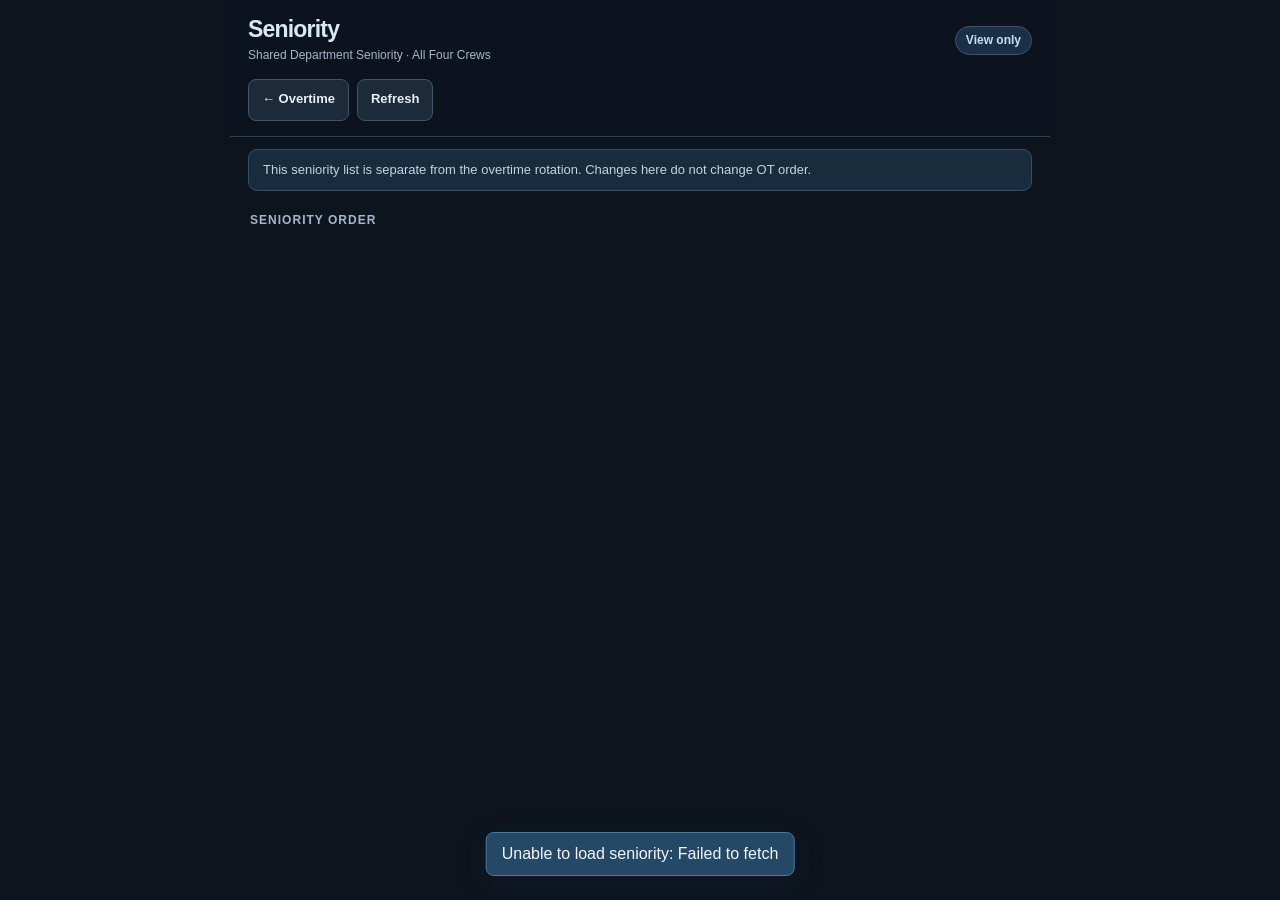
<file: charlie/seniority.html>
<!doctype html>
<html>
<head>
<meta charset="utf-8">
<meta name="viewport" content="width=device-width,initial-scale=1,viewport-fit=cover">
<meta http-equiv="Cache-Control" content="no-cache, no-store, must-revalidate">
<meta http-equiv="Pragma" content="no-cache">
<meta http-equiv="Expires" content="0">
<meta name="theme-color" content="#0d141e">
<meta name="color-scheme" content="dark">
<meta name="apple-mobile-web-app-capable" content="yes">
<meta name="apple-mobile-web-app-status-bar-style" content="black-translucent">
<meta name="apple-mobile-web-app-title" content="Alpha OT">
<link rel="icon" href="icon.svg" type="image/svg+xml">
<link rel="apple-touch-icon" href="icon.svg">
<title>Department Seniority · All Crews</title>
<style>
:root{--bg:#f3f6fa;--surface:#fff;--line:#dbe3ec;--text:#172638;--muted:#64758a;--navy:#17324d;--blue:#205f91;--blue-soft:#e7f1f9;--green:#176c51;--green-soft:#e5f5ee;--amber:#916115;--amber-soft:#fff3dd;--red:#9b3540;--red-soft:#fdebed}
*{box-sizing:border-box}html{background:var(--bg)}body{margin:0;min-height:100vh;background:var(--bg);color:var(--text);font-family:-apple-system,BlinkMacSystemFont,"Segoe UI",Roboto,sans-serif;line-height:1.4}
.app{max-width:820px;margin:auto;padding:0 18px calc(56px + env(safe-area-inset-bottom))}
header{position:sticky;top:0;z-index:9;margin:0 -18px;padding:calc(17px + env(safe-area-inset-top)) 18px 15px;background:rgba(255,255,255,.96);border-bottom:1px solid var(--line);backdrop-filter:blur(14px)}
.head{display:flex;align-items:center;justify-content:space-between;gap:16px}.title,.brand{min-width:0}.brandTitle,h1{margin:0;font-size:23px;line-height:1.12;letter-spacing:-.035em;font-weight:760;color:var(--navy)}.sub{font-size:12px;color:var(--muted);margin-top:4px}.pill{flex:0 0 auto;padding:5px 10px;border:1px solid #cbdceb;border-radius:999px;background:#f0f6fb;color:#315875;font-size:12px;font-weight:650;white-space:nowrap}
.tools{display:flex;flex-wrap:wrap;gap:8px;margin-top:15px}button{min-height:42px;border:1px solid transparent;border-radius:8px;padding:9px 13px;font-family:inherit;font-size:13px;font-weight:650;line-height:1.25;cursor:pointer}button:focus-visible,input:focus-visible,select:focus-visible{outline:3px solid #82b6dd;outline-offset:2px}.dark{background:#fff;color:var(--navy);border-color:#ccd8e4}.dark:hover{background:#f2f6fa}.blue{background:var(--navy);color:white}.blue:hover{background:#244d72}.hidden{display:none!important}
.stats{display:grid;grid-template-columns:repeat(3,minmax(0,1fr));gap:10px;margin:20px 0 13px}.stat{background:var(--surface);border:1px solid var(--line);border-radius:11px;padding:13px 15px}.stat b{display:block;font-size:25px;line-height:1.15;font-weight:750;font-variant-numeric:tabular-nums}.stat span{display:block;margin-top:5px;color:var(--muted);font-size:12px;font-weight:600}
.note{margin:12px 0 19px;padding:11px 14px;background:#eaf1f7;border:1px solid #d6e3ee;border-radius:9px;color:#4d6378;font-size:13px;line-height:1.45}.section{margin:21px 2px 10px;color:#596d80;font-size:12px;font-weight:750;text-transform:uppercase;letter-spacing:.085em}
.card,.rowcard{background:var(--surface);border:1px solid var(--line);border-radius:11px;margin-bottom:9px;overflow:hidden;box-shadow:0 1px 2px #17324d0a}.main{display:grid;grid-template-columns:56px minmax(0,1fr);align-items:start;gap:14px;padding:15px}.num{width:48px;height:48px;display:grid;place-items:center;border-radius:9px;background:var(--blue-soft);color:var(--blue);font-size:20px;font-weight:750;font-variant-numeric:tabular-nums}.num.off{background:#eef1f4;color:#738292}.nameRow{display:flex;align-items:center;gap:7px;flex-wrap:wrap}.name{font-size:17px;font-weight:720;letter-spacing:-.012em}.badge{display:inline-block;padding:3px 8px;border-radius:5px;font-size:11px;font-weight:650}.active{background:var(--green-soft);color:var(--green)}.offshift,.unavailbadge{background:#eef1f4;color:#596b7a}.vacation{background:var(--amber-soft);color:var(--amber)}.powerbadge{background:#f1eaf6;color:#765583}.calledoffbadge{background:var(--red-soft);color:var(--red)}.meta{margin-top:6px;color:#45586b;font-size:13px}.date{margin-top:2px;color:var(--muted);font-size:12px}.powercard{border-left:3px solid #a885b5}.num.power{background:#f1eaf6;color:#765583}.power-ineligible,.temp-unavailable{background:#f8f9fb}.power-ineligible .name,.temp-unavailable .name{color:#627182}
.actions{padding:9px 15px;border-top:1px solid var(--line);background:#fbfcfe}.actions button{min-height:36px}.editor{display:none;padding:15px;border-top:1px solid var(--line);background:#f8fafc}.card.open .editor{display:block}label{display:block;margin:12px 0 6px;font-size:13px;font-weight:700}select,input{width:100%;padding:11px 12px;border:1px solid #c5d2df;border-radius:8px;background:#fff;color:var(--text);font-size:16px}.row,.twocol{display:flex;gap:8px;margin-top:15px}.row>*,.twocol>*{flex:1}
dialog{width:min(92vw,560px);max-height:85vh;overflow:auto;padding:0;border:1px solid var(--line);border-radius:12px;background:white;color:var(--text);box-shadow:0 20px 65px #132b4150}dialog::backdrop{background:#132b4170}.modal{padding:20px}.modal h2{margin:0 0 8px;font-size:21px}.help{color:var(--muted);font-size:13px;line-height:1.5}.error{color:var(--red);font-size:13px;margin-top:10px}.ok{color:var(--green);font-size:12px;font-weight:700}.toast{position:fixed;left:50%;bottom:24px;z-index:20;max-width:90vw;overflow:hidden;text-overflow:ellipsis;white-space:nowrap;transform:translateX(-50%);padding:10px 15px;border-radius:8px;background:var(--navy);color:#fff;box-shadow:0 8px 26px #132b4140;opacity:0;transition:opacity .2s}.toast.show{opacity:1}
@media(max-width:460px){.app{padding-left:12px;padding-right:12px}header{margin:0 -12px;padding-left:12px;padding-right:12px}.brandTitle,h1{font-size:21px}.tools{display:grid;grid-template-columns:repeat(3,minmax(0,1fr));gap:7px}.tools button{min-width:0;padding:8px 5px;font-size:12px}.stat{padding:11px 10px}.stat b{font-size:23px}.main{grid-template-columns:46px minmax(0,1fr);gap:10px;padding:13px 11px}.num{width:42px;height:42px;font-size:18px}.name{font-size:16px}}
@media(max-width:345px){.brandTitle,h1{font-size:19px}.pill{font-size:10px;padding:5px 7px}.tools button{font-size:11px}}

.rowcard{display:grid;grid-template-columns:48px minmax(0,1fr) auto;align-items:center;gap:14px;padding:12px 15px}.editbtn{min-height:36px}.rowcard .name{overflow-wrap:anywhere}@media(max-width:460px){.rowcard{grid-template-columns:42px minmax(0,1fr) auto;gap:10px;padding:11px}.editbtn{padding:8px}}
</style>
<link rel="manifest" href="manifest.webmanifest?v=20261107-charlie-permanent-v1"><link rel="stylesheet" href="../alpha-dark-v1.css"></head>
<body>
<div class="app">
<header>
<div class="head">
<div class="title"><h1>Seniority</h1><div class="sub">Shared Department Seniority · All Four Crews</div></div>
<div id="mode" class="pill">View only</div>
</div>
<div class="tools">
<button class="dark" onclick="window.location.assign('./')">← Overtime</button>
<button class="dark" onclick="loadAll()">Refresh</button>
<button id="addBtn" class="dark hidden" onclick="openAdd()">+ Add Officer</button>
</div>
</header>

<div class="note">This seniority list is separate from the overtime rotation. Changes here do not change OT order.</div>
<div class="section">Seniority Order</div>
<div id="list"></div>
</div>

<dialog id="editDlg"><div class="modal">
<h2 id="editTitle">Edit Officer</h2>
<label>Name</label>
<input id="editName" autocomplete="off">
<label>Seniority Number</label>
<input id="editPos" type="number" min="1" inputmode="numeric">
<div class="twocol"><button class="dark" onclick="editDlg.close()">Cancel</button><button class="blue" onclick="saveEdit()">Save</button></div>
<div class="twocol"><button style="background:#5b1616;color:#ffb3b3;border:1px solid #9b2a2a" onclick="deleteOfficer()">Delete Officer</button></div>
</div></dialog>

<dialog id="addDlg"><div class="modal">
<h2>Add Officer</h2>
<label>Name</label>
<input id="newName" autocomplete="off">
<label>Seniority Number</label>
<input id="newPos" type="number" min="1" inputmode="numeric" placeholder="Leave blank to add at bottom">
<div class="twocol"><button class="dark" onclick="addDlg.close()">Cancel</button><button class="blue" onclick="addOfficer()">Add</button></div>
</div></dialog>
<div id="toast" class="toast"></div>

<script>
const U='https://hvihhsrhoqbbhkobayhx.supabase.co',K='sb_publishable_XrolNcWigiHLyj_96h7TmA_306hd00Y';
let session=JSON.parse(localStorage.getItem('alpha_session')||'null'),role='viewer',rows=[],editingId=null;
function headers(auth=true){let h={'apikey':K,'Content-Type':'application/json'};h.Authorization='Bearer '+(auth&&session?.access_token?session.access_token:K);return h}
async function api(path,opt={}){let r=await fetch(U+path,{...opt,headers:{...headers(opt.auth!==false),...(opt.headers||{})}}),txt=await r.text(),data;try{data=txt?JSON.parse(txt):null}catch{data=txt}if(!r.ok)throw new Error(data?.msg||data?.message||data?.error_description||data?.hint||('HTTP '+r.status));return data}
function toast(m){let t=document.getElementById('toast');t.textContent=m;t.classList.add('show');clearTimeout(window.tt);window.tt=setTimeout(()=>t.classList.remove('show'),2200)}
function esc(s){return String(s??'').replace(/[&<>"']/g,c=>({'&':'&amp;','<':'&lt;','>':'&gt;','"':'&quot;',"'":'&#039;'}[c]))}
async function loadRole(){role='viewer';if(session?.access_token){try{let p=await api('/rest/v1/profiles?select=role&id=eq.'+encodeURIComponent(session.user.id));if(p?.[0]?.role)role=p[0].role}catch(e){session=null;localStorage.removeItem('alpha_session')}}mode.textContent=role==='admin'?'Admin':'View only';addBtn.classList.toggle('hidden',role!=='admin')}
async function loadAll(){try{rows=await api('/rest/v1/seniority?select=id,name,position&order=position.asc',{auth:false});render()}catch(e){toast('Unable to load seniority: '+e.message)}}
function render(){list.innerHTML='';for(let r of rows){let c=document.createElement('div');c.className='rowcard';c.innerHTML='<div class="num">'+r.position+'</div><div class="name">'+esc(r.name)+'</div>'+(role==='admin'?'<button class="dark editbtn" onclick="openEdit(\''+r.id+'\')">Edit</button>':'');list.appendChild(c)}}
function openEdit(id){if(role!=='admin')return;let r=rows.find(x=>x.id===id);if(!r)return;editingId=id;editTitle.textContent='Edit '+r.name;editName.value=r.name;editPos.value=r.position;editDlg.showModal()}
async function saveEdit(){if(role!=='admin'||!editingId)return;let name=editName.value.trim(),p=parseInt(editPos.value,10);if(!name)return toast('Enter a name');if(!p||p<1)return toast('Enter a valid number');try{await api('/rest/v1/rpc/seniority_update_officer_auth',{method:'POST',body:JSON.stringify({p_id:editingId,p_name:name,p_position:p})});editDlg.close();toast('Seniority updated');await loadAll()}catch(e){toast(e.message)}}
async function deleteOfficer(){if(role!=='admin'||!editingId)return;let r=rows.find(x=>x.id===editingId);if(!r)return;if(!confirm('Delete '+r.name+' from the seniority list? Everyone below will move up one spot.'))return;try{await api('/rest/v1/rpc/seniority_delete_officer_auth',{method:'POST',body:JSON.stringify({p_id:editingId})});editDlg.close();toast(r.name+' deleted');editingId=null;await loadAll()}catch(e){toast(e.message)}}
function openAdd(){if(role!=='admin')return;newName.value='';newPos.value='';addDlg.showModal()}
async function addOfficer(){if(role!=='admin')return;let name=newName.value.trim();if(!name)return toast('Enter a name');let p=newPos.value?parseInt(newPos.value,10):null;try{await api('/rest/v1/rpc/seniority_add_officer_auth',{method:'POST',body:JSON.stringify({p_name:name,p_position:p})});addDlg.close();toast(name+' added');await loadAll()}catch(e){toast(e.message)}}
(async()=>{await loadRole();await loadAll()})();setInterval(loadAll,30000);
</script>
</body>
</html>
</file>
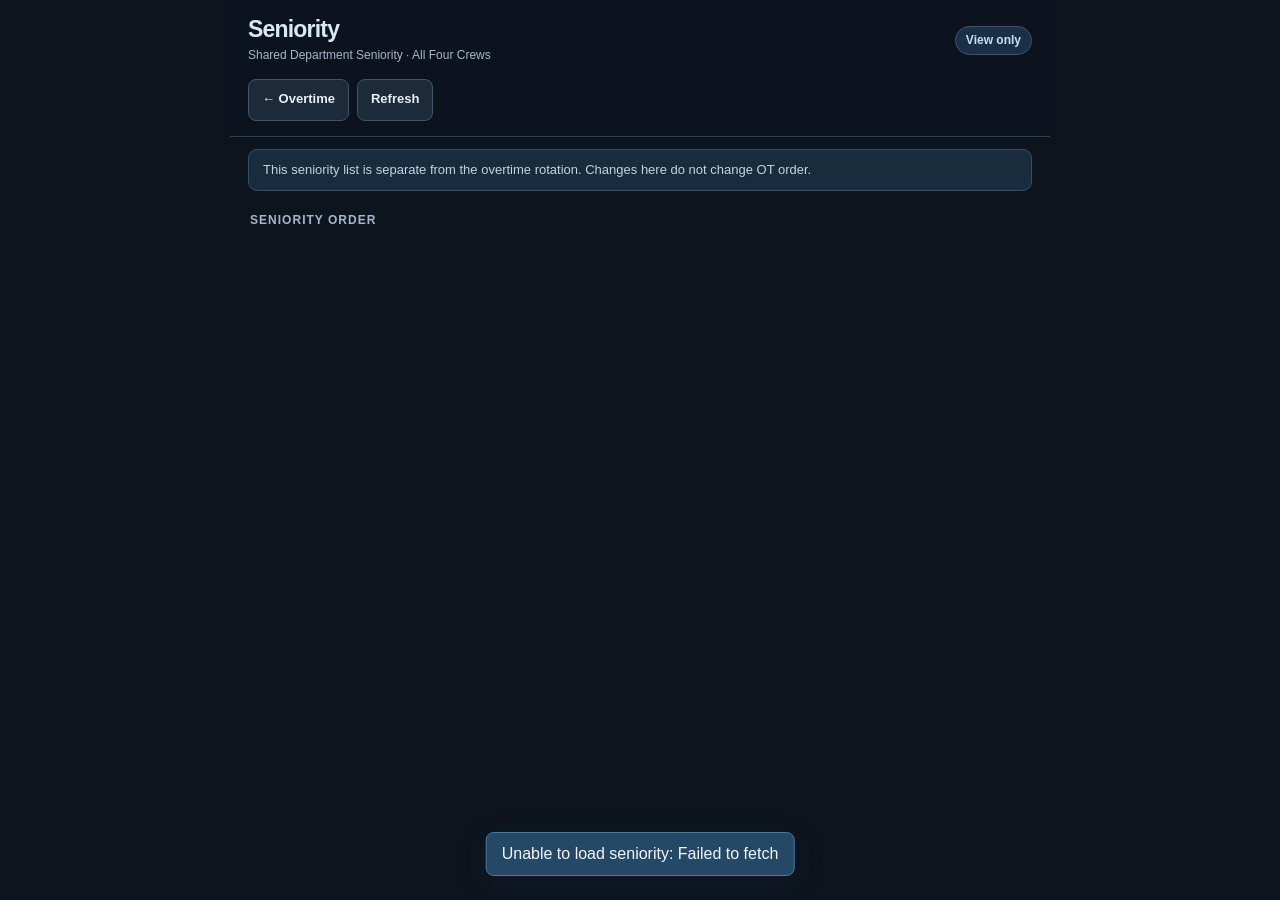
<file: delta/seniority.html>
<!doctype html>
<html>
<head>
<meta charset="utf-8">
<meta name="viewport" content="width=device-width,initial-scale=1,viewport-fit=cover">
<meta http-equiv="Cache-Control" content="no-cache, no-store, must-revalidate">
<meta http-equiv="Pragma" content="no-cache">
<meta http-equiv="Expires" content="0">
<meta name="theme-color" content="#0d141e">
<meta name="color-scheme" content="dark">
<meta name="apple-mobile-web-app-capable" content="yes">
<meta name="apple-mobile-web-app-status-bar-style" content="black-translucent">
<meta name="apple-mobile-web-app-title" content="Alpha OT">
<link rel="icon" href="icon.svg" type="image/svg+xml">
<link rel="apple-touch-icon" href="icon.svg">
<title>Department Seniority · All Crews</title>
<style>
:root{--bg:#f3f6fa;--surface:#fff;--line:#dbe3ec;--text:#172638;--muted:#64758a;--navy:#17324d;--blue:#205f91;--blue-soft:#e7f1f9;--green:#176c51;--green-soft:#e5f5ee;--amber:#916115;--amber-soft:#fff3dd;--red:#9b3540;--red-soft:#fdebed}
*{box-sizing:border-box}html{background:var(--bg)}body{margin:0;min-height:100vh;background:var(--bg);color:var(--text);font-family:-apple-system,BlinkMacSystemFont,"Segoe UI",Roboto,sans-serif;line-height:1.4}
.app{max-width:820px;margin:auto;padding:0 18px calc(56px + env(safe-area-inset-bottom))}
header{position:sticky;top:0;z-index:9;margin:0 -18px;padding:calc(17px + env(safe-area-inset-top)) 18px 15px;background:rgba(255,255,255,.96);border-bottom:1px solid var(--line);backdrop-filter:blur(14px)}
.head{display:flex;align-items:center;justify-content:space-between;gap:16px}.title,.brand{min-width:0}.brandTitle,h1{margin:0;font-size:23px;line-height:1.12;letter-spacing:-.035em;font-weight:760;color:var(--navy)}.sub{font-size:12px;color:var(--muted);margin-top:4px}.pill{flex:0 0 auto;padding:5px 10px;border:1px solid #cbdceb;border-radius:999px;background:#f0f6fb;color:#315875;font-size:12px;font-weight:650;white-space:nowrap}
.tools{display:flex;flex-wrap:wrap;gap:8px;margin-top:15px}button{min-height:42px;border:1px solid transparent;border-radius:8px;padding:9px 13px;font-family:inherit;font-size:13px;font-weight:650;line-height:1.25;cursor:pointer}button:focus-visible,input:focus-visible,select:focus-visible{outline:3px solid #82b6dd;outline-offset:2px}.dark{background:#fff;color:var(--navy);border-color:#ccd8e4}.dark:hover{background:#f2f6fa}.blue{background:var(--navy);color:white}.blue:hover{background:#244d72}.hidden{display:none!important}
.stats{display:grid;grid-template-columns:repeat(3,minmax(0,1fr));gap:10px;margin:20px 0 13px}.stat{background:var(--surface);border:1px solid var(--line);border-radius:11px;padding:13px 15px}.stat b{display:block;font-size:25px;line-height:1.15;font-weight:750;font-variant-numeric:tabular-nums}.stat span{display:block;margin-top:5px;color:var(--muted);font-size:12px;font-weight:600}
.note{margin:12px 0 19px;padding:11px 14px;background:#eaf1f7;border:1px solid #d6e3ee;border-radius:9px;color:#4d6378;font-size:13px;line-height:1.45}.section{margin:21px 2px 10px;color:#596d80;font-size:12px;font-weight:750;text-transform:uppercase;letter-spacing:.085em}
.card,.rowcard{background:var(--surface);border:1px solid var(--line);border-radius:11px;margin-bottom:9px;overflow:hidden;box-shadow:0 1px 2px #17324d0a}.main{display:grid;grid-template-columns:56px minmax(0,1fr);align-items:start;gap:14px;padding:15px}.num{width:48px;height:48px;display:grid;place-items:center;border-radius:9px;background:var(--blue-soft);color:var(--blue);font-size:20px;font-weight:750;font-variant-numeric:tabular-nums}.num.off{background:#eef1f4;color:#738292}.nameRow{display:flex;align-items:center;gap:7px;flex-wrap:wrap}.name{font-size:17px;font-weight:720;letter-spacing:-.012em}.badge{display:inline-block;padding:3px 8px;border-radius:5px;font-size:11px;font-weight:650}.active{background:var(--green-soft);color:var(--green)}.offshift,.unavailbadge{background:#eef1f4;color:#596b7a}.vacation{background:var(--amber-soft);color:var(--amber)}.powerbadge{background:#f1eaf6;color:#765583}.calledoffbadge{background:var(--red-soft);color:var(--red)}.meta{margin-top:6px;color:#45586b;font-size:13px}.date{margin-top:2px;color:var(--muted);font-size:12px}.powercard{border-left:3px solid #a885b5}.num.power{background:#f1eaf6;color:#765583}.power-ineligible,.temp-unavailable{background:#f8f9fb}.power-ineligible .name,.temp-unavailable .name{color:#627182}
.actions{padding:9px 15px;border-top:1px solid var(--line);background:#fbfcfe}.actions button{min-height:36px}.editor{display:none;padding:15px;border-top:1px solid var(--line);background:#f8fafc}.card.open .editor{display:block}label{display:block;margin:12px 0 6px;font-size:13px;font-weight:700}select,input{width:100%;padding:11px 12px;border:1px solid #c5d2df;border-radius:8px;background:#fff;color:var(--text);font-size:16px}.row,.twocol{display:flex;gap:8px;margin-top:15px}.row>*,.twocol>*{flex:1}
dialog{width:min(92vw,560px);max-height:85vh;overflow:auto;padding:0;border:1px solid var(--line);border-radius:12px;background:white;color:var(--text);box-shadow:0 20px 65px #132b4150}dialog::backdrop{background:#132b4170}.modal{padding:20px}.modal h2{margin:0 0 8px;font-size:21px}.help{color:var(--muted);font-size:13px;line-height:1.5}.error{color:var(--red);font-size:13px;margin-top:10px}.ok{color:var(--green);font-size:12px;font-weight:700}.toast{position:fixed;left:50%;bottom:24px;z-index:20;max-width:90vw;overflow:hidden;text-overflow:ellipsis;white-space:nowrap;transform:translateX(-50%);padding:10px 15px;border-radius:8px;background:var(--navy);color:#fff;box-shadow:0 8px 26px #132b4140;opacity:0;transition:opacity .2s}.toast.show{opacity:1}
@media(max-width:460px){.app{padding-left:12px;padding-right:12px}header{margin:0 -12px;padding-left:12px;padding-right:12px}.brandTitle,h1{font-size:21px}.tools{display:grid;grid-template-columns:repeat(3,minmax(0,1fr));gap:7px}.tools button{min-width:0;padding:8px 5px;font-size:12px}.stat{padding:11px 10px}.stat b{font-size:23px}.main{grid-template-columns:46px minmax(0,1fr);gap:10px;padding:13px 11px}.num{width:42px;height:42px;font-size:18px}.name{font-size:16px}}
@media(max-width:345px){.brandTitle,h1{font-size:19px}.pill{font-size:10px;padding:5px 7px}.tools button{font-size:11px}}

.rowcard{display:grid;grid-template-columns:48px minmax(0,1fr) auto;align-items:center;gap:14px;padding:12px 15px}.editbtn{min-height:36px}.rowcard .name{overflow-wrap:anywhere}@media(max-width:460px){.rowcard{grid-template-columns:42px minmax(0,1fr) auto;gap:10px;padding:11px}.editbtn{padding:8px}}
</style>
<link rel="manifest" href="manifest.webmanifest?v=20261107-delta-permanent-v1"><link rel="stylesheet" href="../alpha-dark-v1.css"></head>
<body>
<div class="app">
<header>
<div class="head">
<div class="title"><h1>Seniority</h1><div class="sub">Shared Department Seniority · All Four Crews</div></div>
<div id="mode" class="pill">View only</div>
</div>
<div class="tools">
<button class="dark" onclick="window.location.assign('./')">← Overtime</button>
<button class="dark" onclick="loadAll()">Refresh</button>
<button id="addBtn" class="dark hidden" onclick="openAdd()">+ Add Officer</button>
</div>
</header>

<div class="note">This seniority list is separate from the overtime rotation. Changes here do not change OT order.</div>
<div class="section">Seniority Order</div>
<div id="list"></div>
</div>

<dialog id="editDlg"><div class="modal">
<h2 id="editTitle">Edit Officer</h2>
<label>Name</label>
<input id="editName" autocomplete="off">
<label>Seniority Number</label>
<input id="editPos" type="number" min="1" inputmode="numeric">
<div class="twocol"><button class="dark" onclick="editDlg.close()">Cancel</button><button class="blue" onclick="saveEdit()">Save</button></div>
<div class="twocol"><button style="background:#5b1616;color:#ffb3b3;border:1px solid #9b2a2a" onclick="deleteOfficer()">Delete Officer</button></div>
</div></dialog>

<dialog id="addDlg"><div class="modal">
<h2>Add Officer</h2>
<label>Name</label>
<input id="newName" autocomplete="off">
<label>Seniority Number</label>
<input id="newPos" type="number" min="1" inputmode="numeric" placeholder="Leave blank to add at bottom">
<div class="twocol"><button class="dark" onclick="addDlg.close()">Cancel</button><button class="blue" onclick="addOfficer()">Add</button></div>
</div></dialog>
<div id="toast" class="toast"></div>

<script>
const U='https://hvihhsrhoqbbhkobayhx.supabase.co',K='sb_publishable_XrolNcWigiHLyj_96h7TmA_306hd00Y';
let session=JSON.parse(localStorage.getItem('alpha_session')||'null'),role='viewer',rows=[],editingId=null;
function headers(auth=true){let h={'apikey':K,'Content-Type':'application/json'};h.Authorization='Bearer '+(auth&&session?.access_token?session.access_token:K);return h}
async function api(path,opt={}){let r=await fetch(U+path,{...opt,headers:{...headers(opt.auth!==false),...(opt.headers||{})}}),txt=await r.text(),data;try{data=txt?JSON.parse(txt):null}catch{data=txt}if(!r.ok)throw new Error(data?.msg||data?.message||data?.error_description||data?.hint||('HTTP '+r.status));return data}
function toast(m){let t=document.getElementById('toast');t.textContent=m;t.classList.add('show');clearTimeout(window.tt);window.tt=setTimeout(()=>t.classList.remove('show'),2200)}
function esc(s){return String(s??'').replace(/[&<>"']/g,c=>({'&':'&amp;','<':'&lt;','>':'&gt;','"':'&quot;',"'":'&#039;'}[c]))}
async function loadRole(){role='viewer';if(session?.access_token){try{let p=await api('/rest/v1/profiles?select=role&id=eq.'+encodeURIComponent(session.user.id));if(p?.[0]?.role)role=p[0].role}catch(e){session=null;localStorage.removeItem('alpha_session')}}mode.textContent=role==='admin'?'Admin':'View only';addBtn.classList.toggle('hidden',role!=='admin')}
async function loadAll(){try{rows=await api('/rest/v1/seniority?select=id,name,position&order=position.asc',{auth:false});render()}catch(e){toast('Unable to load seniority: '+e.message)}}
function render(){list.innerHTML='';for(let r of rows){let c=document.createElement('div');c.className='rowcard';c.innerHTML='<div class="num">'+r.position+'</div><div class="name">'+esc(r.name)+'</div>'+(role==='admin'?'<button class="dark editbtn" onclick="openEdit(\''+r.id+'\')">Edit</button>':'');list.appendChild(c)}}
function openEdit(id){if(role!=='admin')return;let r=rows.find(x=>x.id===id);if(!r)return;editingId=id;editTitle.textContent='Edit '+r.name;editName.value=r.name;editPos.value=r.position;editDlg.showModal()}
async function saveEdit(){if(role!=='admin'||!editingId)return;let name=editName.value.trim(),p=parseInt(editPos.value,10);if(!name)return toast('Enter a name');if(!p||p<1)return toast('Enter a valid number');try{await api('/rest/v1/rpc/seniority_update_officer_auth',{method:'POST',body:JSON.stringify({p_id:editingId,p_name:name,p_position:p})});editDlg.close();toast('Seniority updated');await loadAll()}catch(e){toast(e.message)}}
async function deleteOfficer(){if(role!=='admin'||!editingId)return;let r=rows.find(x=>x.id===editingId);if(!r)return;if(!confirm('Delete '+r.name+' from the seniority list? Everyone below will move up one spot.'))return;try{await api('/rest/v1/rpc/seniority_delete_officer_auth',{method:'POST',body:JSON.stringify({p_id:editingId})});editDlg.close();toast(r.name+' deleted');editingId=null;await loadAll()}catch(e){toast(e.message)}}
function openAdd(){if(role!=='admin')return;newName.value='';newPos.value='';addDlg.showModal()}
async function addOfficer(){if(role!=='admin')return;let name=newName.value.trim();if(!name)return toast('Enter a name');let p=newPos.value?parseInt(newPos.value,10):null;try{await api('/rest/v1/rpc/seniority_add_officer_auth',{method:'POST',body:JSON.stringify({p_name:name,p_position:p})});addDlg.close();toast(name+' added');await loadAll()}catch(e){toast(e.message)}}
(async()=>{await loadRole();await loadAll()})();setInterval(loadAll,30000);
</script>
</body>
</html>
</file>
<file: alpha-dark-v1.css>
/* Shared dark presentation only. No permissions, data, or rotation rules. */
:root{color-scheme:dark;--bg:#0d141e;--surface:#151f2c;--line:#304255;--text:#e8eff7;--muted:#a5b6c9;--navy:#d9e8f7;--blue:#91c9fc;--blue-soft:#203e5b;--green:#89dbb8;--green-soft:#173c31;--amber:#f0cd86;--amber-soft:#463820;--red:#ffadb6;--red-soft:#482a34;--raised:#1c2a3a;--primary:#315f8e}
html,body{background:var(--bg);color:var(--text)}
header{background:rgba(13,20,30,.97);border-color:var(--line)}
.pill{background:#1b3045;border-color:#3a5671;color:#c3dff9}
.dark{background:var(--raised);color:var(--text);border-color:#40556c}
.dark:hover{background:#26384c}
.blue{background:var(--primary);color:#fff;border-color:#497cac}
.blue:hover{background:#3d73a7}
.note{background:#192c3e;border-color:#344e66;color:#c0d2e4}
.section{color:var(--muted)}
.card,.rowcard,.stat{box-shadow:0 2px 5px #0003}
.num.off,.offshift,.unavailbadge{background:#25313e;color:#b2c0ce}
.powerbadge,.num.power{background:#362b48;color:#d4b8f1}
.powercard{border-left-color:#a686c8}
.meta,.activityLine span{color:#c2d0df}
.power-ineligible,.temp-unavailable{background:#131c27}
.power-ineligible .name,.temp-unavailable .name{color:#a7b5c5}
.actions,.editor,.historyItem{background:#111b28}
input,select,textarea{background:#101a27;color:var(--text);border-color:#435972;color-scheme:dark}
input::placeholder{color:#99a9bd;opacity:1}
dialog{background:var(--surface);color:var(--text);box-shadow:0 20px 65px #0009}
dialog::backdrop{background:#000a}
.toast{background:#254866;color:#f2f7ff;border:1px solid #50799e}
#accessList>div{background:#111b28!important;border-color:var(--line)!important}
button:focus-visible,a:focus-visible,input:focus-visible,select:focus-visible{outline:3px solid #a0d4ff;outline-offset:2px}
a{color:var(--blue)}
</file>
<file: alpha-hub-v1.css>
/* Alpha home presentation only. Shared list, permissions and Beta are unchanged. */
.app > header{position:relative;top:auto;z-index:auto;background:transparent;backdrop-filter:none;border:0;padding-bottom:0}
.app > header .head{margin-bottom:18px}
.infoHub{padding:18px;border:1px solid var(--line);border-radius:18px;background:linear-gradient(135deg,#192b3e 0%,var(--surface) 65%);box-shadow:0 8px 28px #0002}
.hubHeading{display:flex;align-items:center;justify-content:center;gap:8px;margin-bottom:17px;text-align:center;min-width:0}
.hubEyebrow{color:var(--text);font-size:11px;font-weight:750;letter-spacing:.12em;text-transform:uppercase}
.hubDate{display:block;width:100%;color:var(--text);font-size:clamp(17px,3.3vw,23px);font-weight:750;line-height:1.3;letter-spacing:-.02em;text-align:center;text-wrap:balance}
.hubGrid{display:grid;grid-template-columns:1.15fr 1fr;gap:12px}
.hubTesting,.hubCalloff{min-width:0;padding:15px 16px;border:1px solid var(--line);border-radius:12px;background:#0d141e60}
.hubTesting{border-color:#3e6383;background:linear-gradient(120deg,#22415c80,#15243380)}
.hubLabel{display:flex;align-items:center;gap:7px;color:var(--muted);font-size:12px;font-weight:600}
.hubDot{width:6px;height:6px;border-radius:50%;background:var(--blue);box-shadow:0 0 0 3px #91c9fc15}
#alphaTestingType{margin:8px 0 6px;color:var(--text);font-size:23px;line-height:1.25;letter-spacing:-.025em;font-weight:750}
.hubDetail{color:var(--muted);font-size:12px;line-height:1.5}
.hubCalloff #calloffPhone{display:flex;align-items:center;justify-content:space-between;gap:8px;min-height:44px;color:var(--blue);font-size:21px;line-height:1.25;letter-spacing:-.025em;font-weight:750;text-decoration:none;font-variant-numeric:tabular-nums}
.hubCalloff #calloffPhone:hover{text-decoration:underline;text-underline-offset:4px}
.hubCalloff #calloffPhone span{font-size:18px;color:var(--muted)}
.infoHub .stats{grid-template-columns:repeat(3,minmax(0,1fr));gap:8px;margin:14px auto 0;max-width:620px}.infoHub .stats:has(#bc){grid-template-columns:repeat(4,minmax(0,1fr))}
.infoHub .stat{min-width:0;padding:11px 12px;border-color:var(--line);border-radius:10px;background:#0d141e45;box-shadow:none}
.infoHub .stat b{font-size:24px;line-height:1.2}
.infoHub .stat span{margin-top:3px;font-size:11px}
.infoHub .stat:has(#ac) b{color:var(--green)}
.infoHub .stat:has(#vc) b{color:var(--amber)}
.infoHub .stat:has(#bc) b{color:#b9ebf4}
.hubNotice{margin-top:13px;color:var(--muted);font-size:12px;line-height:1.5}
.infoHub .tools{display:flex;flex-wrap:wrap;gap:8px;margin-top:13px;padding-top:13px;border-top:1px solid var(--line)}
.infoHub .tools button{min-height:44px;padding:9px 12px;font-size:12px}
.app > header .alpha-tabs{margin-top:12px}
@media(max-width:540px){
  .app > header .head{margin-bottom:14px}
  .infoHub{padding:14px;border-radius:15px}
  .hubGrid{grid-template-columns:1fr;gap:10px}
  .hubTesting,.hubCalloff{padding:12px 14px}
  #alphaTestingType{font-size:24px;margin:6px 0 4px}
  .hubCalloff{display:grid;grid-template-columns:1fr auto;align-items:center;column-gap:10px}
  .hubCalloff #calloffPhone{grid-column:2;grid-row:1 / 3;font-size:19px;gap:10px}
  .hubCalloff .hubDetail{font-size:11px}
  .infoHub .stat{padding:10px 6px}
  .infoHub .stat span{font-size:10px}
  .infoHub .tools{gap:7px}
  .infoHub .tools button{flex:1 1 auto}
}
@media(max-width:374px){
  .hubCalloff{display:block}
  .hubCalloff .hubDetail{display:none}
  .infoHub .stats{grid-template-columns:repeat(2,minmax(0,1fr))}
  .infoHub .stat{display:flex;align-items:center;gap:9px;padding:9px 10px}
  .infoHub .stat span{margin:0}
}

/* Compact Testing card, visually balanced with the call-off card. */
.infoHub .hubTesting{display:flex;flex-direction:column;justify-content:center;min-height:104px;padding:13px 16px}
.infoHub .hubTesting #alphaTestingType{margin:6px 0 0;font-size:clamp(19px,3vw,23px);line-height:1.25;letter-spacing:-.025em;font-weight:760}
@media(max-width:540px){
 .infoHub .hubTesting{min-height:82px;padding:12px 14px}
 .infoHub .hubTesting #alphaTestingType{font-size:22px;margin-top:4px}
}

/* Compact matching testing card */
.infoHub .hubTesting{background:#0d141e60;border-color:var(--line);min-height:0;padding:12px 16px;gap:9px}
.infoHub .hubTestingRow{display:flex;align-items:center;justify-content:space-between;gap:12px}
.infoHub .hubTestingRow .hubLabel{font-size:12px;white-space:nowrap}
.infoHub .hubTesting #alphaTestingType,.infoHub .hubTesting #alphaTestingTomorrow{display:block;margin:0;font-size:18px;line-height:1.25;font-weight:750;color:var(--text);text-align:right}
@media(max-width:540px){.infoHub .hubTesting{min-height:0;padding:12px 14px;gap:9px}.infoHub .hubTesting #alphaTestingType,.infoHub .hubTesting #alphaTestingTomorrow{font-size:18px;margin:0}}
</file>
<file: alpha-ieas-v1.css>
/* Alpha OT: standalone IE/AS view, with existing dark design language. */
.alpha-panel[hidden],.ieas-entry[hidden]{display:none!important}
.app > header .alpha-tabs [role="tab"]{min-width:0;white-space:normal;overflow-wrap:normal;line-height:1.2;padding:10px 6px}
.ieas-shell{margin-top:14px;display:grid;gap:12px}
.ieas-head{padding:17px 19px;background:var(--surface);border:1px solid var(--line);border-radius:13px}
.ieas-head h2{font-size:23px;line-height:1.25;margin:0 0 7px;color:var(--text)}
.ieas-head p{color:var(--muted);font-size:13px;line-height:1.55;margin:0 0 14px}
.ieas-summary{display:grid;grid-template-columns:repeat(3,minmax(0,1fr));gap:9px}
.ieas-summary span{padding:10px 6px;text-align:center;background:#0d141e60;border:1px solid var(--line);border-radius:10px;font-size:12px;color:var(--muted)}
.ieas-summary strong{display:block;font-size:22px;font-variant-numeric:tabular-nums;color:var(--text)}
.ieas-guide{font-size:12px;line-height:1.55;color:var(--muted);border-left:3px solid var(--blue);padding:6px 12px}
.ieas-toolbar{display:flex;align-items:center;justify-content:space-between;gap:12px}
.ieas-toolbar h3{font-size:14px;letter-spacing:.07em;text-transform:uppercase;color:var(--muted);margin:0}
.ieas-toolbar button{font-size:12px;min-height:39px;padding:8px 13px}
.ieas-feedback{min-height:16px;font-size:12px;color:var(--muted)}
.ieas-cards{display:grid;gap:10px}
.ieas-card{padding:14px 15px;background:var(--surface);border:1px solid var(--line);border-radius:13px;box-shadow:0 1px 2px #0001}
.ieas-card-main{display:flex;align-items:start;gap:13px}
.ieas-number{width:47px;height:47px;flex:0 0 47px;background:var(--blue-soft);color:var(--blue);border-radius:10px;display:grid;place-items:center;font-size:21px;font-weight:780;font-variant-numeric:tabular-nums}
.ieas-number-off{background:#222c38;color:var(--muted)}
.ieas-person{min-width:0;flex:1}
.ieas-name-line{display:flex;align-items:center;gap:8px;flex-wrap:wrap;min-height:31px}
.ieas-name-line strong{font-size:19px;color:var(--text)}
.ieas-badge{font-size:11px;border-radius:5px;padding:5px 8px;font-weight:750;white-space:nowrap}
.ieas-active{background:#163e34;color:#89d9bc}
.ieas-unavailable{background:#34323a;color:#e2b58e}
.ieas-last{font-size:12px;color:var(--muted);margin-top:7px;line-height:1.45}
.ieas-call{margin-top:5px;color:var(--muted);font-size:12px}
.ieas-card-tools{display:flex;justify-content:flex-end;gap:8px;margin-top:10px}
.ieas-card-tools button{font-size:12px;padding:7px 14px;min-height:37px}
.ieas-entry{margin-top:12px;border-top:1px solid var(--line);padding-top:13px}
.ieas-entry-grid{display:grid;grid-template-columns:repeat(3,minmax(0,1fr));gap:9px}
.ieas-entry-grid label{display:grid;gap:5px;color:var(--muted);font-size:12px;font-weight:650}
.ieas-entry-grid input,.ieas-entry-grid select{min-width:0;width:100%;min-height:43px;padding:8px;border:1px solid var(--line);background:var(--bg);color:var(--text);border-radius:8px;font-size:14px}
.ieas-form-actions{display:flex;gap:8px;flex-wrap:wrap;margin-top:12px}
.ieas-form-actions button{flex:1 1 170px;min-height:43px;padding:8px 12px;font-size:13px}
.ieas-entry .ieas-small{margin:10px 0 0}
.ieas-small{font-size:12px;line-height:1.5;color:var(--muted)}
.ieas-history-modal{width:min(620px,calc(100vw - 40px));max-height:80vh;overflow-y:auto}
.ieas-history-head{display:flex;align-items:center;justify-content:space-between;gap:15px}
.ieas-history-head h2{font-size:19px;margin:0}
.ieas-history-head button{min-height:37px;font-size:12px}
.ieas-history-item{border:1px solid var(--line);background:#0d141e60;border-radius:8px;padding:10px 12px;margin-top:8px;display:flex;align-items:center;gap:8px;flex-wrap:wrap;justify-content:space-between;color:var(--text);font-size:13px;line-height:1.4}
.ieas-cancelled{opacity:.65;text-decoration:line-through}
.ieas-small-btn{font-size:11px;padding:7px 9px;min-height:33px}
@media(max-width:540px){
 .app > header .alpha-tabs{gap:4px;padding:4px}
 .app > header .alpha-tabs [role="tab"]{font-size:11.5px;padding:10px 3px;min-height:51px}
 .ieas-shell{margin-top:12px;gap:10px}
 .ieas-head{padding:14px}
 .ieas-head h2{font-size:20px}
 .ieas-head p{font-size:12px}
 .ieas-summary strong{font-size:20px}
 .ieas-summary span{font-size:11px;padding:9px 4px}
 .ieas-card{padding:12px}
 .ieas-card-main{gap:11px}
 .ieas-number{width:42px;height:42px;flex-basis:42px;font-size:19px}
 .ieas-name-line strong{font-size:17px}
 .ieas-entry-grid{grid-template-columns:repeat(2,minmax(0,1fr))}
 .ieas-entry-grid label:last-child{grid-column:1/-1}
 .ieas-entry-grid input,.ieas-entry-grid select{font-size:16px}
 .ieas-form-actions{display:grid;grid-template-columns:1fr;gap:8px}
}
@media(max-width:350px){
 .app > header .alpha-tabs [role="tab"]{font-size:10.5px}
 .ieas-card-main{gap:8px}
 .ieas-name-line strong{font-size:16px}
}

/* Unified status palette shared with Alpha OT; existing Active and Off Shift stay as-is. */
.ieas-badge.ieas-status-vacation{background:var(--amber-soft);color:var(--amber)}
.ieas-badge.ieas-status-bereavement{background:#274350;color:#b9ebf4}
.ieas-badge.ieas-status-military{background:#263a5a;color:#aecbff}
.ieas-badge.ieas-status-bonding{background:#3b2b51;color:#d8b9ff}
.ieas-badge.ieas-status-jury-duty{background:#473127;color:#ffc3a2}
.ieas-badge.ieas-status-unavailable-today{background:#4b2936;color:#ffb3c2}

/* Admin-only manual IE/AS moves, independent from Day-Off OT reordering. */
.ieas-card-tools{flex-wrap:wrap;align-items:center}
.ieas-move-actions{display:flex;align-items:center;gap:5px;margin-right:auto}
.ieas-card-tools .ieas-move-actions button{min-width:36px;padding:7px 9px;font-size:12px}
.ieas-move-actions button:disabled{opacity:.35;cursor:not-allowed}
.ieas-move-entry[hidden]{display:none!important}
.ieas-move-entry{margin-top:12px;border-top:1px solid var(--line);padding-top:13px}
.ieas-move-grid{display:grid;grid-template-columns:minmax(95px,.7fr) minmax(0,1.3fr);gap:10px}
.ieas-move-grid label{display:grid;gap:6px;color:var(--muted);font-size:12px;font-weight:650}
.ieas-move-grid select{width:100%;min-height:43px;padding:8px;background:var(--bg);color:var(--text);border:1px solid var(--line);border-radius:8px}
.ieas-move-entry .ieas-small{margin:8px 0 0}
@media(max-width:420px){
 .ieas-card-tools .ieas-move-actions button{font-size:11px;min-width:32px;padding:6px 8px}
 .ieas-move-grid{grid-template-columns:1fr}
}

/* Full rotation view: manual placement works across all officer statuses. */
.ieas-toolbar-actions{display:flex;gap:7px;align-items:center;flex-wrap:wrap;justify-content:flex-end}
.ieas-toolbar-actions [hidden],.ieas-reorder-hint[hidden]{display:none!important}
.ieas-reorder-hint{margin:0;padding:10px 13px;border:1px solid var(--line);border-left:3px solid var(--blue);border-radius:9px;background:var(--surface);color:var(--muted);line-height:1.5}
@media(max-width:430px){.ieas-toolbar{align-items:flex-start}.ieas-toolbar-actions{gap:5px}.ieas-toolbar-actions button{padding:7px 9px;font-size:11px}}
</file>
<file: alpha-ot-stats-v1.css>
/* Read-only monthly OT statistics; four-tab responsive navigation. */
.app > header .alpha-tabs {
  display:grid;
  grid-template-columns:repeat(4,minmax(0,1fr));
  gap:6px;
  align-items:stretch;
}
.app > header .alpha-tabs [role="tab"] {
  min-width:0;
  min-height:47px;
  font-size:13px;
  font-weight:700;
  padding:9px 5px;
  line-height:1.25;
  overflow-wrap:normal;
  text-wrap:balance;
}
#alphaStatsPanel {min-width:0}
.otstats-shell {display:grid;gap:15px;margin-top:16px}
.otstats-title-row {display:flex;justify-content:space-between;align-items:center;gap:12px}
.otstats-title-row h2 {margin:0;font-size:23px;line-height:1.2;color:var(--text)}
.otstats-title-row button {min-height:42px;padding:8px 15px;font-size:12px;flex:0 0 auto}
.otstats-description {margin:0;color:var(--muted);font-size:12px;line-height:1.5}
#alphaStatsPanel .alpha-monthly-summary {
  width:100%;
  max-width:none;
  margin:0;
  padding:16px;
  background:var(--surface);
  border:1px solid var(--line);
  border-radius:12px;
}
#alphaStatsPanel .alpha-monthly-summary-heading h2 {
  display:block;
  position:static;
  width:auto;
  height:auto;
  clip:auto;
  white-space:normal;
  margin:0;
  font-size:15px;
  font-weight:750;
  letter-spacing:0;
}
#alphaStatsPanel #alphaMTDMonth{font-size:13px}
#alphaStatsPanel .alpha-monthly-metrics{margin-top:14px}
#alphaStatsPanel .alpha-monthly-metric{padding:13px 5px}
#alphaStatsPanel .alpha-monthly-metric strong{font-size:clamp(23px,4vw,30px)}
#alphaStatsPanel .alpha-monthly-metric span{font-size:12px}
.otstats-chart-card {
  min-width:0;
  border:1px solid var(--line);
  background:var(--surface);
  border-radius:12px;
  padding:16px;
}
.otstats-chart-card h3 {margin:0 0 5px;color:var(--text);font-size:17px;line-height:1.25}
.otstats-chart-desc {margin:0 0 12px;color:var(--muted);font-size:12px;line-height:1.5}
.otstats-chart-scroll {
  min-width:0;
  width:100%;
  overflow-x:auto;
  overflow-y:hidden;
  -webkit-overflow-scrolling:touch;
  scrollbar-width:thin;
  border-radius:8px;
}
.otstats-bar-grid {
  display:flex;
  align-items:flex-end;
  justify-content:center;
  width:max-content;
  min-width:100%;
  gap:11px;
  padding:10px 6px 3px;
  border-bottom:1px solid var(--line);
}
.otstats-bar-column {
  display:flex;
  align-items:center;
  flex-direction:column;
  flex:0 0 93px;
  gap:6px;
  color:var(--text);
  font-variant-numeric:tabular-nums;
}
.otstats-bar-value {font-size:13px;font-weight:780;line-height:1}
.otstats-bar-track {
  height:142px;
  width:45px;
  display:flex;
  align-items:flex-end;
  border-bottom:1px solid #47607b;
}
.otstats-bar-fill {
  width:100%;
  border-radius:6px 6px 0 0;
  background:linear-gradient(180deg,#91c9f6 0%,#426e9c 100%);
}
.otstats-bar-current .otstats-bar-fill {
  background:linear-gradient(180deg,#9ce5ce 0%,#438d78 100%);
}
.otstats-chart-month {
  min-height:34px;
  width:100%;
  display:block;
  text-align:center;
  font-size:11px;
  line-height:1.35;
  font-weight:650;
  color:var(--muted);
}
.otstats-chart-month small {display:block;font-size:10px;color:var(--muted)}
.otstats-line-svg {display:block;height:234px}
.otstats-line-svg text{font-family:-apple-system,BlinkMacSystemFont,"Segoe UI",Roboto,sans-serif}
.otstats-empty {padding:18px 12px;text-align:center;color:var(--muted);font-size:13px}
.otstats-history {margin-top:4px}
.otstats-history > h3 {font-size:17px!important;margin:0 0 12px!important}
#alphaStatsPanel .alpha-ot-month-label{flex-wrap:wrap;line-height:1.3;gap:5px 9px}
#alphaStatsPanel .alpha-ot-month-count{font-size:11px;line-height:1.4;flex-basis:auto}
#alphaStatsPanel .alpha-ot-month-content{padding:0 12px 6px}
#alphaStatsPanel .alpha-ot-month-stats {margin-bottom:12px}
#alphaStatsPanel .alpha-ot-card .alpha-training-heading {align-items:center}
#alphaStatsPanel .alpha-ot-card .alpha-training-heading h4{font-size:13px;line-height:1.35}
#alphaStatsPanel .alpha-ot-card .alpha-training-heading .badge {white-space:nowrap}
#alphaStatsPanel .alpha-training-source{margin-top:11px}
@media(max-width:540px){
  .app > header .alpha-tabs {
    grid-template-columns:repeat(2,minmax(0,1fr));
    gap:5px;
    padding:5px;
  }
  .app > header .alpha-tabs [role="tab"]{
    min-height:48px;
    font-size:12px;
    padding:9px 6px;
    line-height:1.25;
  }
  .otstats-shell{margin-top:13px;gap:12px}
  .otstats-title-row h2{font-size:21px}
  .otstats-chart-card{padding:12px}
  .otstats-chart-card h3{font-size:16px}
  #alphaStatsPanel .alpha-monthly-summary {padding:13px}
  #alphaStatsPanel .alpha-monthly-metric{padding:10px 3px}
  #alphaStatsPanel .alpha-monthly-metric span{font-size:10px}
  #alphaStatsPanel .alpha-ot-month summary{padding:11px}
  #alphaStatsPanel .alpha-ot-month-stats span{font-size:10px}
  #alphaStatsPanel .alpha-ot-month-stats strong{font-size:20px}
  #alphaStatsPanel .alpha-ot-card{padding:12px}
  #alphaStatsPanel .alpha-ot-card .alpha-training-heading {align-items:start;flex-wrap:wrap}
}
</file>
<file: alpha-ot-worked-podium-v1.css>
/* Alpha OT Stats: YTD confirmed-worked podium, medals, and authorized attendance recorder. */
.otworked-podium-card {
  position:relative;
  isolation:isolate;
  border:1px solid var(--line);
  border-radius:13px;
  background:linear-gradient(155deg,#1b2c40 0%,#142231 60%,#101b2a 100%);
  padding:18px 18px 14px;
  min-width:0;
  overflow:hidden;
}
.otworked-podium-header {display:flex;align-items:start;justify-content:space-between;gap:10px}
.otworked-podium-header h3 {
  margin:0;
  color:var(--text);
  font-size:19px;
  font-weight:780;
  letter-spacing:-.015em;
}
.otworked-podium-header p {
  margin:5px 0 0;
  color:var(--muted);
  font-size:12px;
  line-height:1.4;
}
.otworked-stage {
  display:grid;
  grid-template-columns:repeat(3,minmax(0,1fr));
  gap:9px;
  width:100%;
  align-items:end;
  margin:15px auto 0;
  max-width:760px;
}
.otworked-place {
  display:flex;
  flex-direction:column;
  align-items:stretch;
  justify-content:end;
  min-width:0;
  text-align:center;
}
.otworked-gold {order:2}
.otworked-silver {order:1}
.otworked-bronze {order:3}
.otworked-person {
  min-width:0;
  min-height:131px;
  display:flex;
  align-items:center;
  justify-content:end;
  flex-direction:column;
  gap:5px;
  padding:7px 2px 10px;
}
.otworked-medal {
  display:block;
  font-size:37px;
  line-height:1.1;
  font-family:-apple-system,BlinkMacSystemFont,"Segoe UI Emoji","Apple Color Emoji",sans-serif;
  filter:drop-shadow(0 4px 4px #050d1985);
}
.otworked-gold .otworked-medal {font-size:44px}
.otworked-name {
  display:block;
  max-width:100%;
  color:var(--text);
  font-size:clamp(11px,2.6vw,16px);
  font-weight:780;
  line-height:1.2;
  overflow-wrap:anywhere;
  text-wrap:balance;
}
.otworked-total {
  display:block;
  font-size:clamp(10px,2.2vw,13px);
  color:var(--muted);
  line-height:1.2;
  font-weight:650;
}
.otworked-platform {
  display:flex;
  flex-direction:column;
  justify-content:center;
  align-items:center;
  gap:4px;
  border-radius:9px 9px 2px 2px;
  color:#122235;
  border:1px solid #ffffff33;
  box-shadow:inset 0 10px 18px #fff3,inset 0 -14px 25px #10182725,0 6px 13px #0004;
}
.otworked-platform strong{
  font-size:clamp(30px,6vw,49px);
  font-weight:850;
  line-height:1;
  text-shadow:0 1px 0 #ffffff55;
  font-variant-numeric:tabular-nums;
}
.otworked-platform span{font-size:10px;font-weight:850;letter-spacing:.11em}
.otworked-gold .otworked-platform {
  height:126px;
  background:linear-gradient(125deg,#d5a445 2%,#ffe49c 49%,#c88d24 100%);
  border-color:#ffe5a1;
}
.otworked-silver .otworked-platform {
  height:97px;
  background:linear-gradient(125deg,#8899af 0%,#e4ebf3 50%,#a2b0c2 100%);
  border-color:#d9e3ee;
}
.otworked-bronze .otworked-platform {
  height:76px;
  background:linear-gradient(125deg,#a76b42 0%,#e1ae83 50%,#9a5f38 100%);
  border-color:#d7a581;
}
.otworked-no-results .otworked-name,.otworked-no-results .otworked-total{color:#a5b6c9}
.otworked-initial,.otworked-error{
  grid-column:1/-1;
  margin:20px 0 30px;
  color:var(--muted);
  text-align:center;
  font-size:13px;
}
.otworked-error{color:#f2aa9e}
.otworked-all{margin-top:14px;border-top:1px solid var(--line);padding-top:11px}
.otworked-all[hidden]{display:none!important}
.otworked-all summary {
  cursor:pointer;
  list-style:revert;
  color:var(--blue);
  font-size:13px;
  font-weight:700;
  padding:5px 2px;
}
.otworked-all-rows{
  margin-top:8px;
  border:1px solid var(--line);
  border-radius:8px;
  overflow:hidden;
}
.otworked-all-row {
  display:grid;
  grid-template-columns:32px minmax(0,1fr) 43px;
  gap:8px;
  align-items:center;
  padding:9px 12px;
  background:#0d1926a6;
  border-bottom:1px solid var(--line);
  font-size:13px;
  color:var(--text);
}
.otworked-all-row:last-child{border-bottom:0}
.otworked-all-rank{color:var(--muted);font-weight:750;font-variant-numeric:tabular-nums}
.otworked-all-name{min-width:0;overflow-wrap:anywhere}
.otworked-all-total{font-variant-numeric:tabular-nums;text-align:right;color:#c1d7ed}
.otworked-empty{margin:12px;color:var(--muted);font-size:13px}
.otworked-record-card {
  min-width:0;
  border:1px solid var(--line);
  border-radius:12px;
  background:var(--surface);
  overflow:hidden;
}
.otworked-record-card[hidden] {display:none!important}
.otworked-record-details>summary {
  display:flex;
  align-items:center;
  justify-content:space-between;
  padding:13px 16px;
  cursor:pointer;
  list-style:none;
  color:var(--text);
  font-size:14px;
  font-weight:750;
}
.otworked-record-details>summary::-webkit-details-marker{display:none}
.otworked-record-details>summary:after{content:'▾';color:var(--muted);font-size:17px}
.otworked-record-details:not([open])>summary:after{transform:rotate(-90deg)}
.otworked-record-content{border-top:1px solid var(--line);padding:14px 16px 16px}
.otworked-explainer{margin:0 0 12px;font-size:12px;line-height:1.5;color:var(--muted)}
.otworked-record-toolbar{display:flex;align-items:center;gap:10px;flex-wrap:wrap}
.otworked-record-toolbar label{font-size:12px;font-weight:700;color:var(--muted)}
.otworked-record-toolbar select {
  flex:1 1 150px;
  min-width:0;
  min-height:42px;
  border-radius:8px;
  padding:7px 11px;
  background:var(--bg);
  border:1px solid var(--line);
  font-size:15px;
  color:var(--text);
}
.otworked-record-count{font-size:12px;color:var(--muted);margin:11px 0;line-height:1.4}
.otworked-day-group{border:1px solid var(--line);border-radius:9px;overflow:hidden;margin-top:10px;background:#0e1a29}
.otworked-day-group h4{
  font-size:13px;
  font-weight:750;
  color:var(--text);
  margin:0;
  padding:10px 11px;
  background:#1c2d3f;
}
.otworked-event-row{
  display:flex;
  align-items:center;
  justify-content:space-between;
  gap:10px;
  padding:9px 11px;
  border-top:1px solid var(--line);
}
.otworked-event-info{min-width:0;display:flex;align-items:center;gap:7px;flex-wrap:wrap}
.otworked-event-info strong{font-size:13px;color:var(--text);overflow-wrap:anywhere}
.otworked-event-code{
  padding:2px 5px;border-radius:4px;font-size:10px;font-weight:850;color:#fff;line-height:1.4;
}
.otworked-volunteer{background:#3b6e9b}
.otworked-required{background:#934452}
.otworked-work-status{font-size:11px;color:var(--muted);white-space:nowrap}
.otworked-confirmed{color:#90d9bc;font-weight:750}
.otworked-toggle{flex:0 0 auto;min-height:35px;padding:6px 10px;font-size:12px;font-weight:700;white-space:nowrap}
.otworked-toggle:disabled{opacity:.5;cursor:not-allowed}
.otworked-notice{margin-top:11px;font-size:12px;color:var(--muted);line-height:1.45}
.otworked-notice:empty{display:none}
@media(max-width:540px){
  .otworked-podium-card{padding:14px 10px 12px}
  .otworked-podium-header{padding:0 4px}
  .otworked-podium-header h3{font-size:17px}
  .otworked-stage{gap:5px;margin-top:12px}
  .otworked-person{min-height:125px;padding:7px 1px 8px;gap:5px}
  .otworked-medal{font-size:34px}
  .otworked-gold .otworked-medal{font-size:39px}
  .otworked-gold .otworked-platform{height:115px}
  .otworked-silver .otworked-platform{height:89px}
  .otworked-bronze .otworked-platform{height:70px}
  .otworked-platform strong{font-size:32px}
  .otworked-all{margin:12px 4px 0}
  .otworked-record-content{padding:12px 11px 13px}
  .otworked-record-details>summary{padding:13px}
  .otworked-event-row{flex-direction:column;align-items:stretch;gap:9px}
  .otworked-event-info{gap:6px}
  .otworked-toggle{width:100%;min-height:38px}
}
@media(max-width:365px){
  .otworked-podium-card{padding:12px 7px 10px}
  .otworked-stage{gap:4px}
  .otworked-person{min-height:133px}
  .otworked-name{font-size:11px}
  .otworked-total{font-size:10px}
  .otworked-platform strong{font-size:28px}
}
</file>
<file: alpha-command-v1.css>
/* ALPHA COMMAND / visual-only, 2026-11
   Nuclear operations design. Does not control OT, IE/AS, permissions or records. */
:root{
  --ac-bg:#050c15;--ac-panel:#0d1825;--ac-panel2:#101f30;
  --ac-ice:#84d9ff;--ac-steel:#9ebed5;
  --ac-border:#35627f;
}
html,body{
  background:#040b14!important;
  color:#eef5ff;
}
body{
  background-image:
    radial-gradient(ellipse 78% 45% at 50% -18%,rgba(12,89,145,.22),transparent 75%),
    repeating-linear-gradient(90deg,transparent 0 119px,rgba(45,87,114,.035) 120px 121px)!important;
}
.app{
  max-width:1280px!important;
  padding:0 clamp(10px,1.8vw,26px) calc(65px + env(safe-area-inset-bottom))!important;
}
.app>header{
  position:relative!important;top:auto!important;z-index:3!important;
  margin:0 calc(-1 * clamp(10px,1.8vw,26px))!important;
  padding:0 clamp(10px,1.8vw,26px) 8px!important;
  background:none!important;border:0!important;backdrop-filter:none!important;
}
.app>header .head{
  position:relative;isolation:isolate;overflow:hidden;
  display:grid!important;
  grid-template-columns:minmax(0,1fr) minmax(155px,230px);
  grid-template-rows:auto auto;
  align-items:center;gap:0 12px;
  margin:0!important;
  min-height:138px;padding:16px 20px;
  border:1px solid #3e667f;border-top:2px solid #23567a;
  border-bottom:2px solid #58bdeb;
  border-radius:0 0 4px 4px;
  background:
    linear-gradient(90deg,#06111e 0%,rgba(7,18,29,.95) 19%,rgba(8,23,37,.45) 55%,rgba(6,15,26,.88) 88%,#071522 100%),
    url("assets/alpha-command-plant.svg") center 50%/cover no-repeat,
    linear-gradient(180deg,#05101b,#153147);
  box-shadow:inset 0 1px 0 #87cdef66,inset 0 -4px 18px #66c9fa22,0 7px 22px #0008;
}
.app>header .head::before{
  content:"";position:absolute;inset:0 auto 0 0;width:36px;z-index:-1;
  pointer-events:none;
  background:linear-gradient(116deg,transparent 0 30%,#18466c 33% 38%,#24d4ff 41% 47%,#1c5b80 49% 52%,transparent 54%);
  opacity:.96;
}
.app>header .head::after{
  content:"";position:absolute;inset:auto 0 0;height:2px;
  background:linear-gradient(90deg,transparent 0%,#5dd9ff 18%,#b2f2ff 50%,#318ecc 90%,transparent 100%);
  pointer-events:none;filter:drop-shadow(0 0 6px #18cfff);
}
.app>header .head .title{grid-column:1;grid-row:1/3;min-width:0}
.app>header .head .brand{
  display:flex;align-items:center;gap:17px;min-width:0;
}
.alpha-command-mark{
  width:88px;height:88px;flex:0 0 auto;
  display:grid;place-items:center;position:relative;
  filter:drop-shadow(0 0 12px #4ba5d888);
}
.alpha-command-mark svg{display:block;width:100%;height:100%}
.alpha-command-wordmark{min-width:0;display:flex;flex-direction:column;gap:1px}
.app>header .head .brandTitle{
  margin:0!important;
  font-family:Impact,"Arial Narrow","Helvetica Neue",Arial,sans-serif!important;
  font-style:italic;font-weight:900!important;
  font-size:clamp(33px,5.8vw,68px)!important;
  line-height:.97!important;letter-spacing:.065em!important;
  white-space:nowrap;
  background:linear-gradient(180deg,#f6fbff 5%,#e1e9f3 31%,#869aac 53%,#f9fbff 65%,#a2b0c0 90%)!important;
  -webkit-background-clip:text!important;background-clip:text!important;
  color:transparent!important;
  -webkit-text-stroke:.4px #ffffff77;
  text-shadow:0 4px 2px #0008,4px 8px 8px #0007;
  transform:skewX(-4deg);
}
.app>header .head .sub{
  margin:6px 0 0!important;color:#cbdce7!important;
  letter-spacing:clamp(.09em,.35vw,.27em)!important;
  font-size:clamp(9px,1vw,13px)!important;
  font-weight:800!important;
  text-transform:uppercase;
  white-space:normal;line-height:1.35;
}
.alpha-command-descriptor{
  margin-top:4px;display:block;color:#84a8c2;
  font-size:10px;letter-spacing:.03em;
}
.app>header .head .hubHeading{
  grid-column:2;grid-row:1;display:flex;flex-direction:column;align-items:flex-end;
  justify-content:center;width:100%;min-width:0;min-height:85px;margin:0!important;
  padding:10px 13px!important;
  border:1px solid #456b88;
  border-left:2px solid #3c86aa;
  background:linear-gradient(145deg,#082038b8,#07111eeb 75%);
  box-shadow:inset 0 1px 0 #8fcffb33;
  clip-path:polygon(13px 0,100% 0,100% 100%,0 100%,0 13px);
}
.app>header .head .hubDate{
  color:#e8f6ff!important;
  font-family:Impact,"Arial Narrow","Helvetica Neue",Arial,sans-serif;
  font-style:italic;
  font-size:clamp(15px,2vw,26px)!important;
  line-height:1.2!important;letter-spacing:.025em!important;
  text-align:right!important;
  text-shadow:0 2px 5px #000;
}
.app>header .head #topMode{
  grid-column:2;grid-row:2;justify-self:end;align-self:end;
  margin-top:6px;padding:3px 10px;
  border-color:#4a88b5;background:#142d42cc;
  color:#bce5ff;font-size:10px;line-height:1.5;letter-spacing:.06em;
  text-transform:uppercase;
}
.app>header .infoHub{
  display:flex!important;flex-direction:column;gap:0;
  margin-top:16px;padding:0!important;
  background:transparent!important;border:0!important;
  border-radius:0!important;box-shadow:none!important;
}
.app>header .infoHub .hubHeading{display:none!important}
.app>header .infoHub .stats{
  order:0;display:grid!important;
  grid-template-columns:repeat(8,minmax(0,1fr))!important;
  gap:9px!important;max-width:none!important;
  width:100%;margin:0!important;
}
.app>header .infoHub .stat{
  --ac-accent:#a5c1d6;--ac-glow:#a5c1d644;
  position:relative;isolation:isolate;min-width:0;min-height:111px;
  display:grid!important;
  grid-template-columns:minmax(0,26px) minmax(0,1fr)!important;
  grid-template-rows:54px auto!important;align-content:center;align-items:center;
  gap:2px 3px!important;
  padding:12px 7px 11px!important;
  border:1px solid var(--ac-accent)!important;
  border-radius:10px!important;
  overflow:hidden;
  background:linear-gradient(180deg,var(--ac-glow) 0%,#09121b 46%,#040a12 100%)!important;
  box-shadow:inset 0 1px 0 #ffffff32,0 4px 15px #0009,0 0 8px var(--ac-glow)!important;
  clip-path:polygon(9px 0,calc(100% - 9px) 0,100% 9px,100% calc(100% - 9px),calc(100% - 9px) 100%,9px 100%,0 calc(100% - 9px),0 9px);
}
.app>header .infoHub .stat::before{
  content:"";position:absolute;inset:0 8px auto;height:5px;
  border-radius:0 0 3px 3px;
  background:linear-gradient(180deg,#ffffffa5,var(--ac-accent) 65%,var(--ac-accent));
  box-shadow:0 2px 12px var(--ac-accent);pointer-events:none;
}
.app>header .infoHub .stat::after{
  content:"";position:absolute;inset:0 0 auto;height:26px;z-index:-1;
  background:linear-gradient(180deg,#ffffff25,transparent);
  pointer-events:none;
}
.alpha-command-stat-icon{
  grid-column:1;grid-row:1;
  width:clamp(20px,2.8vw,27px);height:30px;
  display:grid;place-items:center;color:var(--ac-accent);
  filter:drop-shadow(0 0 5px var(--ac-accent));
}
.alpha-command-stat-icon svg{width:100%;height:100%;display:block}
.app>header .infoHub .stat b{
  grid-column:2;grid-row:1;min-width:0;
  display:block!important;font-family:Impact,"Arial Narrow",Arial,sans-serif;
  font-size:clamp(25px,3.1vw,44px)!important;font-style:italic;
  font-weight:800!important;line-height:1!important;
  color:#f0f9ff!important;text-align:right;
  text-shadow:0 2px 0 #000,0 0 12px var(--ac-glow);
  font-variant-numeric:tabular-nums;
}
.app>header .infoHub .stat span:not(.alpha-command-stat-icon){
  grid-column:1/-1;grid-row:2;
  min-width:0;margin:5px 0 0!important;
  font-family:Impact,"Arial Narrow",Arial,sans-serif;
  font-size:clamp(10px,1.14vw,13px)!important;
  line-height:1.15!important;font-weight:750!important;
  letter-spacing:.03em;text-align:center;text-transform:uppercase;
  color:#dfeaf5!important;overflow-wrap:anywhere;
}
.app>header .infoHub .stat:has(#ac){--ac-accent:#45ee74;--ac-glow:#45ee743f}
.app>header .infoHub .stat:has(#oc){--ac-accent:#a8bacb;--ac-glow:#b9cce233}
.app>header .infoHub .stat:has(#vc){--ac-accent:#ffd344;--ac-glow:#ffd34440}
.app>header .infoHub .stat:has(#bc){--ac-accent:#49edfa;--ac-glow:#49edfa38}
.app>header .infoHub .stat:has(#mc){--ac-accent:#46afff;--ac-glow:#46afff44}
.app>header .infoHub .stat:has(#bnc){--ac-accent:#c67dff;--ac-glow:#c67dff4a}
.app>header .infoHub .stat:has(#jc){--ac-accent:#ffb547;--ac-glow:#ffb5473b}
.app>header .infoHub .stat:has(#uc){--ac-accent:#ff6e9e;--ac-glow:#ff6e9e3b}
.app>header .infoHub .hubGrid{
  order:1;display:grid!important;grid-template-columns:1.15fr 1fr!important;
  gap:9px!important;margin:12px 0 0;
}
.app>header .infoHub .hubTesting,
.app>header .infoHub .hubCalloff{
  padding:11px 14px!important;
  background:linear-gradient(145deg,#0b1b2b,#09121e)!important;
  border:1px solid #31526a!important;border-radius:8px!important;
  box-shadow:inset 0 1px 0 #8edaff20,0 4px 10px #0005;
  min-height:0!important
}
.app>header .infoHub .hubTesting .hubTestingRow .hubLabel,
.app>header .infoHub .hubCalloff .hubLabel{
  color:#9eb8c9!important;font-size:11px!important;
  text-transform:uppercase;letter-spacing:.055em;font-weight:700!important;
}
.app>header .infoHub .hubTesting #alphaTestingType,
.app>header .infoHub .hubTesting #alphaTestingTomorrow{
  font-family:Impact,"Arial Narrow",Arial,sans-serif;
  color:#d6f0ff!important;font-size:18px!important;letter-spacing:.045em;
}
.app>header .infoHub #calloffPhone{
  color:#91dafe!important;font-family:Impact,"Arial Narrow",Arial,sans-serif;
  font-size:clamp(16px,1.9vw,23px)!important;
  letter-spacing:.04em;
}
.app>header .infoHub .hubNotice{
  order:2;margin:9px 2px 0!important;
  text-transform:uppercase;letter-spacing:.035em;
  font-size:10px!important;color:#8da4b9!important;
}
.app>header .infoHub .tools{
  order:3;display:flex;justify-content:center;align-items:stretch;
  flex-wrap:wrap;gap:7px!important;margin:11px 0 0!important;
  padding:12px 0 0!important;
  border-top:1px solid #29465b!important;
}
.app>header .infoHub .tools button{
  flex:1 1 auto;min-width:0;min-height:42px!important;
  color:#d9edfd!important;border:1px solid #42627c!important;
  background:linear-gradient(180deg,#1c3349,#0c1b2b)!important;
  border-radius:5px!important;
  text-shadow:0 1px 0 #000;font-size:12px!important;
  text-transform:uppercase;letter-spacing:.04em;
}
.app>header .infoHub .tools button:hover{
  border-color:#6bccf7!important;
  box-shadow:inset 0 0 10px #5abfff33;
}
.app>header .alpha-tabs{
  display:grid!important;grid-template-columns:repeat(4,minmax(0,1fr))!important;
  gap:7px!important;
  margin-top:13px!important;padding:0!important;
  border:0!important;border-radius:0!important;
  background:transparent!important;
}
.app>header .alpha-tabs [role="tab"]{
  --tab-outline:#3e5873;
  position:relative;min-height:62px!important;
  display:flex;align-items:center;justify-content:center;gap:5px;
  padding:12px 5px!important;
  border:1px solid var(--tab-outline)!important;
  border-bottom:3px solid #4a7793!important;
  border-radius:10px 10px 2px 2px!important;
  background:linear-gradient(180deg,#1d3549 0%,#0b1827 78%,#132d40 100%)!important;
  box-shadow:inset 0 1px 0 #e3f8ff37,0 2px 8px #0008;
  font-family:Impact,"Arial Narrow",Arial,sans-serif!important;
  font-size:clamp(12px,1.6vw,20px)!important;
  letter-spacing:.04em;font-weight:800!important;
  text-transform:uppercase;color:#c2d4e5!important;
  text-shadow:0 2px 3px #000b;
  text-wrap:balance;overflow-wrap:anywhere;
}
.app>header .alpha-tabs [role="tab"]:hover{
  border-color:#5cb4e9!important;color:#ecfaff!important;
}
.app>header .alpha-tabs [role="tab"][aria-selected="true"]{
  --tab-outline:#23d7ff;
  background:linear-gradient(180deg,#06466b,#04324e 62%,#007bab)!important;
  color:#f1fcff!important;
  border-bottom-color:#53e3ff!important;
  box-shadow:inset 0 1px 0 #b4f5ffb2,0 1px 14px #00cdff7c,0 8px 11px #0008!important;
}
.app>header .alpha-tabs [role="tab"][aria-selected="true"]::after{
  content:"";position:absolute;inset:auto 24px -5px;height:5px;
  background:#b6f7ff;border-radius:50%;filter:blur(3px);
  pointer-events:none;
}
.alpha-command-tab-icon{width:23px;height:23px;flex:0 0 23px;display:grid;place-items:center;opacity:.9}
.alpha-command-tab-icon svg{width:100%;height:100%;display:block}
.section{
  margin:21px 2px 11px!important;
  font-family:Impact,"Arial Narrow",Arial,sans-serif;
  font-size:clamp(15px,1.5vw,19px)!important;
  color:#9db6cb!important;
  letter-spacing:.12em!important;
}
#alphaListPanel .card{
  --ac-accent:#72b4dd;--ac-glow:#72b4dd60;
  position:relative;isolation:isolate;
  overflow:hidden;
  margin-bottom:13px!important;
  border:1px solid #3d6681!important;
  border-radius:15px!important;
  background:
    linear-gradient(100deg,#041019 0%,#081522 43%,#0c1a28 66%,#07131e 100%)!important;
  box-shadow:inset 0 1px 0 #9ccef441,0 5px 16px #000a,0 0 8px #1e567b32!important;
}
#alphaListPanel .card::before{
  content:"";position:absolute;inset:7px auto 7px 8px;
  width:8px;z-index:1;border-radius:6px;
  background:linear-gradient(90deg,var(--ac-accent),#efffff7d,var(--ac-accent));
  box-shadow:0 0 9px var(--ac-accent),0 0 21px var(--ac-glow);
  pointer-events:none;
}
#alphaListPanel .card::after{
  content:"";position:absolute;inset:0 0 0 35%;z-index:0;
  pointer-events:none;
  background:
    linear-gradient(145deg,transparent 0 53%,var(--ac-glow) 54% 55%,transparent 56%),
    linear-gradient(142deg,transparent 0 57%,var(--ac-glow) 59%,transparent 63%),
    url("assets/alpha-command-watermark.svg") 52% 55%/cover no-repeat;
  opacity:.82;
  -webkit-mask-image:linear-gradient(90deg,transparent 0%,#0008 18%,#000 70%);
  mask-image:linear-gradient(90deg,transparent 0%,#0008 18%,#000 70%);
}
#alphaListPanel .card[data-alpha-command-status="active"]{--ac-accent:#4cf77c;--ac-glow:#2aff6b50}
#alphaListPanel .card[data-alpha-command-status="vacation"]{--ac-accent:#ffe064;--ac-glow:#ffc92a5b}
#alphaListPanel .card[data-alpha-command-status="off-shift"]{--ac-accent:#bfcee0;--ac-glow:#bbd2e954}
#alphaListPanel .card[data-alpha-command-status="bereavement"]{--ac-accent:#58ecf2;--ac-glow:#3feafa52}
#alphaListPanel .card[data-alpha-command-status="military"]{--ac-accent:#50b5ff;--ac-glow:#3ca4ff54}
#alphaListPanel .card[data-alpha-command-status="bonding"]{--ac-accent:#d39aff;--ac-glow:#9b65f657}
#alphaListPanel .card[data-alpha-command-status="jury-duty"]{--ac-accent:#ffbe7c;--ac-glow:#ff9a4051}
#alphaListPanel .card[data-alpha-command-status="unavailable"]{--ac-accent:#ff8cbb;--ac-glow:#ff66955a}
#alphaListPanel .card .main{
  position:relative!important;z-index:2;
  display:grid!important;grid-template-columns:78px minmax(0,1fr)!important;
  gap:15px!important;min-height:123px;
  align-items:center!important;
  padding:13px min(28%,300px) 12px 45px!important;
  background:transparent!important;
}
#alphaListPanel .card .main::before{
  content:"";position:absolute;left:120px;top:14px;bottom:14px;width:1px;
  background:linear-gradient(180deg,transparent,#91aeca9c,transparent);
  pointer-events:none;
}
#alphaListPanel .card .main > .num{
  position:relative;z-index:3;
  width:70px!important;height:73px!important;
  display:grid;place-items:center;
  border:1px solid #b2d5eb!important;border-radius:11px!important;
  background:linear-gradient(150deg,#0d2839,#07121e 65%,#091d2c)!important;
  box-shadow:inset 1px 2px 0 #dcf6ff7a,inset -1px -3px 8px #00101bbb,0 0 11px #8beaff29!important;
  color:#f1f8ff!important;
  font-family:Impact,"Arial Narrow",Arial,sans-serif;
  font-size:40px!important;font-style:italic;font-weight:900!important;
  line-height:1;font-variant-numeric:tabular-nums;
  text-shadow:1px 2px 0 #45647e,0 3px 5px #000a;
  transform:skewX(-5deg);
}
#alphaListPanel .card .main > .num.off{
  color:#9db6c6!important;border-color:#607487!important;
  background:linear-gradient(160deg,#1a2837,#0a1420)!important;
}
#alphaListPanel .card .main > div:nth-child(2){
  position:relative;z-index:3;min-width:0;
}
#alphaListPanel .card .nameRow{
  position:relative;display:flex;flex-wrap:wrap;
  align-items:center;gap:4px 9px;min-width:0;
  padding:0;margin:0 0 3px;
}
#alphaListPanel .card .nameRow .name{
  flex:1 0 100%;min-width:0;
  font-size:clamp(19px,2.4vw,27px)!important;
  font-family:Impact,"Arial Narrow",Arial,sans-serif;
  font-weight:850!important;line-height:1.12;
  letter-spacing:.015em;
  color:#f0f7ff!important;
  text-shadow:0 2px 5px #0008;
  overflow-wrap:anywhere;
}
#alphaListPanel .card .nameRow .badge{
  background:transparent!important;
  padding:1px 0!important;
  border:0!important;border-radius:0!important;
  font-family:Impact,"Arial Narrow",Arial,sans-serif;
  font-size:clamp(11px,1.2vw,14px)!important;
  font-weight:750!important;text-transform:uppercase;letter-spacing:.065em;
  color:var(--ac-accent)!important;
  text-shadow:0 0 8px var(--ac-glow);
}
#alphaListPanel .card .nameRow .badge.active::before,
#alphaListPanel .card .nameRow .badge.vacation::before,
#alphaListPanel .card .nameRow .badge.offshift::before,
#alphaListPanel .card .nameRow .badge.bereavement::before,
#alphaListPanel .card .nameRow .badge.military::before,
#alphaListPanel .card .nameRow .badge.bonding::before,
#alphaListPanel .card .nameRow .badge.juryduty::before{
  content:"";display:inline-block;vertical-align:1px;
  width:8px;height:8px;margin-right:7px;border-radius:50%;
  background:var(--ac-accent);box-shadow:0 0 7px var(--ac-accent);
}
#alphaListPanel .card .nameRow .badge.calledoffbadge{color:#ff9caa!important}
#alphaListPanel .card .nameRow .badge.powerbadge{color:#ddafff!important}
#alphaListPanel .card .nameRow .badge.unavailbadge{color:#ff9cbe!important}
#alphaListPanel .card .meta,
#alphaListPanel .card .scheduled{
  margin:4px 0 0!important;color:#bfd6e7!important;
  font-size:12px!important;line-height:1.35;
}
#alphaListPanel .card .activityTitle{
  margin:5px 0 1px!important;color:#99c0d5!important;
  font-family:Impact,"Arial Narrow",Arial,sans-serif;
  font-size:10px!important;text-transform:uppercase;
  letter-spacing:.09em!important;font-weight:600!important;
}
#alphaListPanel .card .activityLine{
  min-width:0;display:flex;gap:6px;flex-wrap:wrap;
  margin:0 0 2px!important;font-size:12px;line-height:1.3;
  color:#dcebf8;
}
#alphaListPanel .card .activityLine time{color:#cbe0ec;font-weight:700}
#alphaListPanel .card .activityLine span{color:#c3d0da}
#alphaListPanel .card .noActivity{font-size:12px;color:#9eb4c8}
#alphaListPanel .card .alpha-call-number{
  position:absolute!important;z-index:1!important;
  top:0!important;right:8px!important;bottom:0!important;
  display:flex!important;align-items:center!important;justify-content:flex-end!important;
  width:clamp(70px,27%,310px)!important;
  height:100%!important;max-width:none!important;
  padding:0!important;margin:0!important;
  border:0!important;border-radius:0!important;
  background:none!important;
  color:#91c9fc!important;
  pointer-events:none!important;
  white-space:nowrap!important;
  -webkit-mask-image:linear-gradient(90deg,transparent 0%,#0009 28%,#000 86%);
  mask-image:linear-gradient(90deg,transparent 0%,#0009 28%,#000 86%);
}
#alphaListPanel .card .alpha-call-number > span{display:none!important}
#alphaListPanel .card .alpha-call-number strong{
  display:block!important;
  max-width:100%;
  font-family:Impact,"Arial Narrow","Helvetica Neue",Arial,sans-serif!important;
  font-size:clamp(70px,9.7vw,152px)!important;
  line-height:.95!important;
  font-weight:900!important;font-style:italic!important;
  letter-spacing:-.075em!important;
  color:transparent!important;
  background:linear-gradient(150deg,#eafaff 0%,#91d8ff 27%,#427da6 58%,#7acbff 85%,#d8f3ff 100%)!important;
  -webkit-background-clip:text!important;background-clip:text!important;
  -webkit-text-stroke:1px #a4dbff72!important;
  text-shadow:3px 4px 4px #0005;
  filter:drop-shadow(0 0 7px #47baff55);
  transform:skewX(-4deg);
  font-variant-numeric:tabular-nums;
}
#alphaListPanel .card .alpha-call-number.alpha-command-digits-3 strong{
  font-size:clamp(52px,8.2vw,112px)!important;
}
#alphaListPanel .card .alpha-call-number.alpha-command-digits-4 strong{
  font-size:clamp(43px,6.6vw,96px)!important;
}
#alphaListPanel .card .actions,
#alphaListPanel .card .editor,
#alphaListPanel .card .reorderTools{
  position:relative;z-index:4;
  background:linear-gradient(90deg,#091523,#101e2b)!important;
  border-top:1px solid #36566e!important;
}
#alphaListPanel .card .actions{padding:8px 14px 8px 38px!important}
#alphaListPanel .card .actions button,
#alphaListPanel .card .reorderTools button{
  min-height:38px!important;
  border-color:#426983!important;
  background:linear-gradient(180deg,#1b3449,#102033)!important;
  color:#d9edff!important;
}
#alphaListPanel .card .editor{
  padding:16px 20px!important;
}
#alphaListPanel .card .editor label{color:#b5cee0}
#alphaListPanel .card .row button.blue{background:linear-gradient(180deg,#1479b5,#0e4b76)!important}
#alphaListPanel .card .editor select,#alphaListPanel .card .editor input{
  border-color:#43677f;background:#071825;color:#e8f4ff;
}
/* IE/AS and remaining tools inherit the command styling, not new logic. */
#alphaIEASPanel .ieas-head,
#alphaIEASPanel .ieas-card,
#alphaCalendarPanel .alpha-calendar,
#alphaCalendarPanel .alpha-training-card,
#alphaStatsPanel .otstats-chart-card,
#alphaStatsPanel .otworked-podium-card{
  border:1px solid #355f7f!important;
  background:linear-gradient(155deg,#0b1c2d,#08131f 72%)!important;
  box-shadow:inset 0 1px 0 #a0dbff23,0 5px 16px #0008!important;
}
#alphaIEASPanel .ieas-card{
  position:relative;overflow:hidden;
  border-left:5px solid #4b9dc1!important;
  border-radius:12px!important;
}
#alphaIEASPanel .ieas-number{
  background:linear-gradient(145deg,#1f4d70,#0a1f35)!important;
  border:1px solid #76bddf!important;color:#e4f4ff!important;
  font-family:Impact,"Arial Narrow",Arial,sans-serif;font-size:24px!important;
  box-shadow:inset 0 1px 0 #bcf0ff55;
}
#alphaIEASPanel .ieas-name-line strong{font-size:clamp(17px,2vw,22px)!important}
#alphaIEASPanel .ieas-call{color:#729dbb!important;font-weight:800}
#alphaIEASPanel .ieas-card .dark,
#alphaIEASPanel .ieas-card .blue,
#alphaStatsPanel .dark{
  border-color:#426984;background:linear-gradient(180deg,#233e53,#102338);
  color:#dceefd;
}
#alphaStatsPanel .otstats-chart-card h3,
#alphaCalendarPanel .alpha-training-roster h3{color:#d9eeff!important}
#alphaCalendarPanel .alpha-calendar{
  border-radius:11px!important;
  background:linear-gradient(180deg,#0d2234,#081521)!important;
}
#alphaCalendarPanel .alpha-calendar-table td{
  border-color:#294a62!important;
}
#alphaCalendarPanel .alpha-calendar-table td.alpha-workday{background:#142f47!important}
#alphaCalendarPanel .alpha-calendar-table td[aria-current="date"] .alpha-calendar-date{
  border-color:#68dcff!important;color:#c6f1ff!important;
}
#alphaStatsPanel .alpha-monthly-summary,
#alphaStatsPanel .alpha-ot-month{
  background:linear-gradient(170deg,#11243a,#081420)!important;
  border-color:#35566d!important;
}
#alphaStatsPanel .otworked-platform{box-shadow:inset 0 11px 24px #fff3,0 0 11px #8dc3e61d}
#alphaStatsPanel .otworked-medal{filter:drop-shadow(0 5px 4px #0009)}
dialog{border-color:#497c9d!important;box-shadow:0 0 0 1px #65bfe344,0 20px 75px #000d!important}
dialog .modal{background:linear-gradient(150deg,#14263a,#0a1420)!important}
#alphaListPanel .card button,#alphaIEASPanel button{touch-action:manipulation}
@media(max-width:1100px){
  .app>header .infoHub .stat{min-height:102px;grid-template-columns:22px minmax(0,1fr)!important}
  .app>header .infoHub .stat b{font-size:clamp(22px,3vw,35px)!important}
  .alpha-command-stat-icon{width:21px}
  #alphaListPanel .card .main{padding-right:min(27%,245px)!important}
}
@media(max-width:760px){
  .app>header .head{min-height:116px;padding:11px 14px 12px}
  .alpha-command-mark{width:64px;height:64px}
  .app>header .head .brand{gap:9px}
  .app>header .head .brandTitle{font-size:clamp(28px,6vw,45px)!important}
  .app>header .head .hubDate{font-size:clamp(14px,2.7vw,19px)!important}
  .app>header .infoHub .stats{grid-template-columns:repeat(4,minmax(0,1fr))!important;gap:7px!important}
  .app>header .infoHub .stat{min-height:89px;padding:8px 5px 8px!important;grid-template-rows:42px auto!important}
  .app>header .infoHub .stat b{font-size:clamp(26px,4.2vw,36px)!important}
  .app>header .infoHub .stat span:not(.alpha-command-stat-icon){font-size:clamp(10px,1.8vw,12px)!important}
  .app>header .alpha-tabs [role="tab"]{min-height:53px!important;font-size:clamp(12px,2.2vw,16px)!important;padding:9px 3px!important}
  .alpha-command-tab-icon{width:19px;height:19px;flex-basis:19px}
  #alphaListPanel .card .main{grid-template-columns:65px minmax(0,1fr)!important;gap:12px!important;padding-left:35px!important}
  #alphaListPanel .card .main::before{left:110px}
  #alphaListPanel .card .main>.num{height:66px!important;width:60px!important;font-size:34px!important}
}
@media(max-width:540px){
  .app{padding-left:9px!important;padding-right:9px!important}
  .app>header{margin:0 -9px!important;padding:0 9px 5px!important}
  .app>header .head{grid-template-columns:minmax(0,1fr) 112px;min-height:103px;gap:2px 4px;padding:10px 9px 10px 11px}
  .app>header .head .brand{gap:7px}
  .alpha-command-mark{width:45px;height:45px}
  .app>header .head .brandTitle{font-size:clamp(26px,6.2vw,35px)!important;letter-spacing:.015em!important}
  .app>header .head .sub{font-size:9px!important;letter-spacing:.045em!important;margin-top:2px!important}
  .alpha-command-descriptor{font-size:9px;line-height:1.2}
  .app>header .head .hubHeading{
    padding:6px 8px!important;min-height:54px;clip-path:polygon(7px 0,100% 0,100% 100%,0 100%,0 7px)
  }
  .app>header .head .hubDate{font-size:clamp(12px,3.1vw,15px)!important;line-height:1.18!important}
  .app>header .head #topMode{margin:4px 0 0;padding:2px 6px;font-size:9px}
  .app>header .infoHub{margin-top:10px}
  .app>header .infoHub .stats{gap:6px!important}
  .app>header .infoHub .stat{
    min-height:83px;grid-template-columns:18px minmax(0,1fr)!important;
    grid-template-rows:35px auto!important;padding:8px 3px 7px!important;
    border-radius:7px!important
  }
  .alpha-command-stat-icon{width:17px;height:22px}
  .app>header .infoHub .stat b{font-size:clamp(22px,5.8vw,30px)!important}
  .app>header .infoHub .stat span:not(.alpha-command-stat-icon){font-size:clamp(9px,2.18vw,10px)!important;letter-spacing:0}
  .app>header .infoHub .hubGrid{grid-template-columns:1fr!important;gap:7px!important;margin-top:9px}
  .app>header .infoHub .hubTesting,.app>header .infoHub .hubCalloff{padding:9px 11px!important}
  .app>header .infoHub .hubTesting .hubTestingRow .hubLabel{font-size:10px!important}
  .app>header .infoHub .hubTesting #alphaTestingType,.app>header .infoHub .hubTesting #alphaTestingTomorrow{font-size:17px!important}
  .app>header .infoHub .hubCalloff{display:grid!important;grid-template-columns:1fr auto!important}
  .app>header .infoHub #calloffPhone{font-size:18px!important}
  .app>header .infoHub .tools button{font-size:11px!important;padding:7px 6px!important}
  .app>header .alpha-tabs{grid-template-columns:repeat(2,minmax(0,1fr))!important;gap:6px!important;margin-top:10px!important}
  .app>header .alpha-tabs [role="tab"]{min-height:47px!important;font-size:14px!important;padding:8px 4px!important}
  .alpha-command-tab-icon{width:18px;height:18px;flex-basis:18px}
  #alphaListPanel .card{margin-bottom:10px!important;border-radius:11px!important}
  #alphaListPanel .card::before{left:5px;top:7px;bottom:7px;width:6px}
  #alphaListPanel .card .main{
    grid-template-columns:43px minmax(0,1fr)!important;
    gap:7px!important;min-height:109px!important;
    padding:12px 29% 10px 19px!important;
  }
  #alphaListPanel .card .main::before{left:69px;top:10px;bottom:10px}
  #alphaListPanel .card .main>.num{height:49px!important;width:40px!important;font-size:25px!important;border-radius:8px!important}
  #alphaListPanel .card .nameRow .name{font-size:clamp(17px,4.4vw,21px)!important;letter-spacing:0}
  #alphaListPanel .card .nameRow .badge{font-size:11px!important}
  #alphaListPanel .card .activityLine{font-size:10px!important}
  #alphaListPanel .card .activityTitle{font-size:9px!important}
  #alphaListPanel .card .alpha-call-number{
    width:29%!important;right:4px!important;
  }
  #alphaListPanel .card .alpha-call-number strong{font-size:clamp(54px,17vw,83px)!important}
  #alphaListPanel .card .alpha-call-number.alpha-command-digits-3 strong{font-size:clamp(39px,12vw,64px)!important}
  #alphaListPanel .card .alpha-call-number.alpha-command-digits-4 strong{font-size:clamp(29px,10vw,53px)!important}
  #alphaListPanel .card .actions{padding:6px 8px 7px 17px!important}
  #alphaListPanel .card .actions button{min-height:34px!important;font-size:11px!important;padding:5px 8px!important}
}
@media(max-width:355px){
  .app>header .head{grid-template-columns:minmax(0,1fr) 103px}
  .alpha-command-mark{width:38px;height:38px}
  .app>header .head .brandTitle{font-size:25px!important}
  .app>header .infoHub .stat b{font-size:21px!important}
  .app>header .infoHub .stat span:not(.alpha-command-stat-icon){font-size:9px!important}
  #alphaListPanel .card .main{padding-right:28%!important}
  #alphaListPanel .card .nameRow .name{font-size:16px!important}
}
@media(prefers-reduced-motion:reduce){
  #alphaListPanel .card,
  .app>header .infoHub .stat,
  .app>header .alpha-tabs [role="tab"]{animation:none!important;transition:none!important}
}

/* Keep every past activity item available without making each card oversized. */
#alphaListPanel .alpha-command-old-activity{margin:2px 0 4px;max-width:100%}
#alphaListPanel .alpha-command-old-activity>summary{
  cursor:pointer;display:inline-flex;align-items:center;gap:4px;
  padding:3px 2px 3px 0;color:#83d7ff!important;
  font-size:10px!important;font-weight:750;line-height:1.3;
  list-style:none;letter-spacing:.04em;text-transform:uppercase
}
#alphaListPanel .alpha-command-old-activity>summary::-webkit-details-marker{display:none}
#alphaListPanel .alpha-command-old-activity>summary::before{content:"▸";font-size:12px;color:#65d4ff}
#alphaListPanel .alpha-command-old-activity[open]>summary::before{content:"▾"}
#alphaListPanel .alpha-command-old-activity-rows{padding:5px 0 1px;border-top:1px solid #2b4658}
#alphaListPanel .card .noActivity{margin-top:2px}
#alphaIEASPanel .ieas-card .ieas-call{
  font-family:Impact,"Arial Narrow",Arial,sans-serif;
  font-size:clamp(18px,2.3vw,30px)!important;
  font-style:italic;
  letter-spacing:.04em!important;
  color:#78bedf!important;
  text-shadow:0 0 7px #3ba9e366;
  font-variant-numeric:tabular-nums
}

/* The concept's sequence: hero -> eight status instruments -> neon tabs.
   Crew testing, call-off phone, disclaimer and Admin actions remain below
   the tabs, all accessible with no information or controls removed. */
.app>header{
  display:flex!important;
  flex-direction:column!important;
  align-items:stretch!important
}
.app>header .infoHub{
  display:contents!important
}
.app>header .head{order:0}
.app>header .infoHub .stats{
  order:0;
  margin-top:17px!important
}
.app>header .alpha-tabs{order:0}
.app>header .infoHub .hubGrid{order:1}
.app>header .infoHub .hubNotice{order:2}
.app>header .infoHub .tools{order:3}

/* Crisp vector phone symbol instead of platform-dependent arrow glyph. */
.app>header .infoHub #calloffPhone .alpha-command-phone-icon{
  display:inline-grid!important;
  place-items:center!important;
  width:24px;height:24px;flex:0 0 24px;
  color:#8fdfff!important;filter:drop-shadow(0 0 6px #43bbf888)
}
.app>header .infoHub #calloffPhone .alpha-command-phone-icon svg{
  width:21px;height:21px;display:block
}

/* Alpha Command mobile fitting: keep badges and numbers entirely visible. */
/* All changes here are presentation-only; no rotation or status calculations. */
.app>header .infoHub .stats>.stat{
  grid-column:auto!important;
  grid-row:auto!important;
  min-width:0!important;
  width:auto!important;
  justify-self:stretch!important;
}
#alphaListPanel .card .alpha-call-number{
  right:clamp(13px,2.3vw,28px)!important;
  width:clamp(92px,31%,260px)!important;
  justify-content:center!important;
  overflow:visible!important;
  -webkit-mask-image:linear-gradient(90deg,transparent,#000 18%,#000 100%)!important;
  mask-image:linear-gradient(90deg,transparent,#000 18%,#000 100%)!important;
}
#alphaListPanel .card .alpha-call-number strong{
  box-sizing:border-box!important;
  display:block!important;
  max-width:100%!important;
  min-width:0!important;
  padding:0 .09em .07em!important;
  margin:0!important;
  white-space:nowrap!important;
  transform:none!important;
  letter-spacing:-.045em!important;
  text-align:center!important;
}
@media(max-width:760px){
  .app>header .head{
    padding-top:calc(15px + env(safe-area-inset-top,0px))!important;
    min-height:calc(118px + env(safe-area-inset-top,0px))!important;
  }
  .app>header .head .brandTitle{
    background:none!important;
    -webkit-background-clip:initial!important;
    background-clip:initial!important;
    -webkit-text-fill-color:#edf8ff!important;
    color:#edf8ff!important;
    -webkit-text-stroke:0!important;
    text-shadow:0 2px 2px #000d,0 0 8px #7dd7ff55!important;
    filter:none!important;
  }
  .app>header .head .sub{
    color:#e0edf7!important;
    text-shadow:0 1px 2px #000c!important;
  }
  .app>header .head .hubDate{
    color:#ebf9ff!important;
    text-shadow:0 1px 2px #000c!important;
  }
  .app>header .infoHub .stats{
    grid-template-columns:repeat(4,minmax(0,1fr))!important;
    grid-auto-flow:row!important;
  }
}
@media(max-width:540px){
  .app>header .head{
    grid-template-columns:minmax(0,1fr) 111px!important;
    padding:calc(13px + env(safe-area-inset-top,0px)) 11px 13px!important;
    min-height:calc(117px + env(safe-area-inset-top,0px))!important;
  }
  .app>header .head .brandTitle{
    font-size:clamp(25px,6.1vw,34px)!important;
    letter-spacing:.025em!important;
    white-space:normal!important;
  }
  .app>header .head .hubHeading{min-height:55px!important}
  .app>header .infoHub .stats{
    grid-template-columns:repeat(4,minmax(0,1fr))!important;
    gap:6px!important;
  }
  .app>header .infoHub .stats>.stat{
    position:relative!important;
    grid-template-columns:minmax(0,1fr)!important;
    grid-template-rows:38px auto!important;
    min-height:88px!important;
    gap:3px!important;
    padding:9px 5px 8px!important;
    align-content:center!important;
  }
  .app>header .infoHub .stat .alpha-command-stat-icon{
    position:absolute!important;
    left:8px!important;
    top:23px!important;
    width:17px!important;
    height:21px!important;
    grid-column:auto!important;
    grid-row:auto!important;
  }
  .app>header .infoHub .stat b{
    grid-column:1!important;
    grid-row:1!important;
    padding:0 4px 0 19px!important;
    margin:0!important;
    width:100%!important;
    font-size:clamp(21px,5.8vw,30px)!important;
    line-height:1!important;
    text-align:right!important;
    overflow:visible!important;
  }
  .app>header .infoHub .stat span:not(.alpha-command-stat-icon){
    grid-column:1!important;
    grid-row:2!important;
    font-size:clamp(9px,2.1vw,11px)!important;
    text-align:center!important;
    margin:3px 0 0!important;
    letter-spacing:0!important;
    white-space:normal!important;
    overflow-wrap:anywhere!important;
  }
  #alphaListPanel .card .main{
    padding-right:35%!important;
  }
  #alphaListPanel .card .alpha-call-number{
    right:11px!important;
    width:32%!important;
    max-width:32%!important;
    padding:0 2px!important;
  }
  #alphaListPanel .card .alpha-call-number strong{
    font-size:clamp(48px,13.5vw,69px)!important;
  }
  #alphaListPanel .card .alpha-call-number.alpha-command-digits-3 strong{
    font-size:clamp(35px,10.6vw,52px)!important;
  }
  #alphaListPanel .card .alpha-call-number.alpha-command-digits-4 strong{
    font-size:clamp(27px,8.5vw,43px)!important;
  }
  #alphaListPanel .card .nameRow .name{
    overflow-wrap:anywhere!important;
    max-width:100%!important;
  }
}
@media(max-width:355px){
  .app>header .head{
    grid-template-columns:minmax(0,1fr) 103px!important;
  }
  .app>header .infoHub .stat b{
    font-size:21px!important;
  }
  #alphaListPanel .card .alpha-call-number{
    right:8px!important;
    width:32%!important;
  }
  #alphaListPanel .card .alpha-call-number strong{
    font-size:clamp(43px,13.4vw,51px)!important;
  }
  #alphaListPanel .card .alpha-call-number.alpha-command-digits-3 strong{
    font-size:clamp(31px,10.2vw,37px)!important;
  }
  #alphaListPanel .card .alpha-call-number.alpha-command-digits-4 strong{
    font-size:clamp(25px,8.2vw,30px)!important;
  }
}
/* Standalone iOS uses a translucent status bar; start content below its safe zone. */
@supports (-webkit-touch-callout:none){
  @media(max-width:760px) and (display-mode:standalone){
    .app>header .head{
      padding-top:max(54px,calc(env(safe-area-inset-top,0px) + 12px))!important;
    }
  }
}

/* ALPHA COMMAND / COMPLETE TAB VISUAL SYSTEM v2
   Styles only: the existing OT/IEAS rotations, calendar handlers, dialogs,
   attendance counting, user permissions and database operations are unchanged. */

/* Shared industrial surfaces and controls across all three secondary tabs. */
#alphaIEASPanel,#alphaCalendarPanel,#alphaStatsPanel{
  min-width:0;color:#eaf5ff;
  --ac-secondary-line:#3b6888;
  --ac-secondary-glow:rgba(57,186,245,.23);
}
#alphaIEASPanel button,
#alphaCalendarPanel button,
#alphaStatsPanel button{
  touch-action:manipulation;
}
#alphaIEASPanel .dark,#alphaIEASPanel .blue,
#alphaCalendarPanel .dark,#alphaCalendarPanel .blue,
#alphaStatsPanel .dark,#alphaStatsPanel .blue,
#ieasHistoryDialog .dark,#ieasHistoryDialog .blue{
  border:1px solid #4b7897!important;
  border-radius:6px!important;
  background:linear-gradient(180deg,#243d55 0%,#142b42 42%,#0b1d31 100%)!important;
  color:#e1f4ff!important;
  box-shadow:inset 0 1px 0 #a8dfff35,0 2px 6px #0006!important;
  font-family:Impact,"Arial Narrow",Arial,sans-serif!important;
  font-weight:730!important;letter-spacing:.045em;text-transform:uppercase;
}
#alphaIEASPanel button:hover,#alphaCalendarPanel button:hover,
#alphaStatsPanel button:hover,#ieasHistoryDialog button:hover{
  border-color:#70d4fa!important;
  box-shadow:inset 0 0 12px #67d7ff26,0 0 10px #41b8ea2a!important;
}
#alphaIEASPanel .blue,#alphaCalendarPanel .blue,#alphaStatsPanel .blue{
  background:linear-gradient(180deg,#138ec5,#075787 65%,#07375c)!important;
  border-color:#54cdfa!important;color:#f7fdff!important;
}
#alphaIEASPanel input,#alphaIEASPanel select,
#alphaCalendarPanel input,#alphaCalendarPanel select,
#ieasHistoryDialog input,#ieasHistoryDialog select{
  max-width:100%;min-width:0;
  border:1px solid #446784!important;
  background:#071725!important;color:#e7f5ff!important;
  border-radius:7px!important;
  box-shadow:inset 0 1px 3px #0007;
}
#alphaIEASPanel input:focus-visible,#alphaIEASPanel select:focus-visible,
#alphaCalendarPanel input:focus-visible,#alphaCalendarPanel select:focus-visible,
#ieasHistoryDialog input:focus-visible,#ieasHistoryDialog select:focus-visible{
  outline:2px solid #79deff!important;outline-offset:2px;
}

/* IN EARLY / AFTERSHIFT — tactical header, summary instruments, personnel cards. */
#alphaIEASPanel .ieas-shell{gap:12px!important;margin-top:17px!important}
#alphaIEASPanel .ieas-head{
  position:relative;isolation:isolate;overflow:hidden;
  padding:18px 21px!important;
  border:1px solid #4383a4!important;
  border-top:3px solid #4ecbfa!important;
  border-radius:11px!important;
  background:
    linear-gradient(105deg,#081828 10%,rgba(9,34,53,.95) 57%,rgba(6,16,26,.87)),
    url("assets/alpha-command-watermark.svg") right center/52% auto no-repeat!important;
  box-shadow:inset 0 1px 0 #aeebff56,inset 0 0 22px #31b9fa13,0 7px 21px #0009!important;
}
#alphaIEASPanel .ieas-head::before,
#alphaStatsPanel .otstats-title-row::before{
  content:"";position:absolute;left:0;top:0;bottom:0;width:6px;
  background:linear-gradient(180deg,#91eeff,#0a79b9 65%,#044061);
  box-shadow:0 0 12px #43c9fa7c;pointer-events:none;
}
#alphaIEASPanel .ieas-head h2{
  font-family:Impact,"Arial Narrow",Arial,sans-serif!important;
  font-size:clamp(22px,3vw,32px)!important;
  font-style:italic;font-weight:850!important;letter-spacing:.065em!important;
  text-transform:uppercase;line-height:1.12!important;
  color:#f0faff!important;text-shadow:0 3px 5px #000b,0 0 14px #51b8e54a;
  margin:0 0 8px!important;
}
#alphaIEASPanel .ieas-head>p{
  max-width:75ch;color:#b6d0e0!important;
  line-height:1.45!important;font-size:12px!important;
  margin:0 0 15px!important;
}
#alphaIEASPanel .ieas-summary{
  display:grid!important;grid-template-columns:repeat(3,minmax(0,1fr))!important;
  gap:9px!important;
}
#alphaIEASPanel .ieas-summary span{
  --ac-ieas-stat:#83c9f8;
  min-width:0;min-height:83px;
  display:flex;flex-direction:column;justify-content:center;align-items:center;
  padding:9px 6px!important;
  background:linear-gradient(175deg,#22465c50,#07111d 53%)!important;
  border:1px solid #4b748d!important;
  border-top:3px solid var(--ac-ieas-stat)!important;
  border-radius:7px!important;
  color:#acc9de!important;
  box-shadow:inset 0 1px 0 #d4efff30,0 0 10px #2a96ce2a;
  font-family:Impact,"Arial Narrow",Arial,sans-serif;
  font-size:12px!important;letter-spacing:.07em;text-transform:uppercase;
}
#alphaIEASPanel .ieas-summary span:first-child{--ac-ieas-stat:#66e6a9}
#alphaIEASPanel .ieas-summary span:nth-child(2){--ac-ieas-stat:#ff7aa7}
#alphaIEASPanel .ieas-summary span:nth-child(3){--ac-ieas-stat:#ffd46a}
#alphaIEASPanel .ieas-summary strong{
  display:block;color:var(--ac-ieas-stat)!important;
  font-family:Impact,"Arial Narrow",Arial,sans-serif!important;
  font-size:clamp(27px,4vw,40px)!important;
  font-style:italic;font-weight:850!important;
  line-height:1!important;margin-bottom:6px;
  text-shadow:0 2px 3px #000b,0 0 12px #408fbb55;
}
#alphaIEASPanel .ieas-toolbar{
  min-width:0;display:flex!important;gap:10px!important;
  align-items:center;justify-content:space-between;
  margin:4px 0 0;padding:0 2px 6px;
  border-bottom:1px solid #29465c;
}
#alphaIEASPanel .ieas-toolbar h3{
  margin:0!important;
  font-family:Impact,"Arial Narrow",Arial,sans-serif!important;
  font-size:clamp(15px,2vw,19px)!important;
  font-weight:800!important;letter-spacing:.09em!important;
  color:#b4daf3!important;text-transform:uppercase;
}
#alphaIEASPanel .ieas-toolbar button{flex:0 0 auto;min-width:90px;min-height:40px!important}
#alphaIEASPanel .ieas-cards{gap:10px!important}
#alphaIEASPanel .ieas-card{
  --ac-leave-color:#64e5a0;--ac-leave-glow:#45e9a34b;
  position:relative;isolation:isolate;
  border:1px solid #386685!important;
  border-radius:12px!important;
  border-left:1px solid #386685!important;
  padding:14px 15px 11px 23px!important;
  background:
    linear-gradient(98deg,rgba(5,17,29,.98),rgba(7,23,38,.96) 68%,rgba(8,28,42,.86)),
    url("assets/alpha-command-watermark.svg") 67% center/65% auto no-repeat!important;
  box-shadow:inset 0 1px 0 #93b8d338,0 5px 13px #0009!important;
  overflow:hidden;
}
#alphaIEASPanel .ieas-card::before{
  content:"";position:absolute;z-index:0;
  left:7px;top:8px;bottom:8px;width:7px;
  border-radius:5px;
  background:linear-gradient(90deg,var(--ac-leave-color),#f7ffffa0,var(--ac-leave-color));
  box-shadow:0 0 10px var(--ac-leave-color),0 0 18px var(--ac-leave-glow);
  pointer-events:none;
}
#alphaIEASPanel .ieas-card::after{
  content:"";position:absolute;z-index:0;
  inset:0 0 0 45%;
  pointer-events:none;
  background:linear-gradient(145deg,transparent 32%,var(--ac-leave-glow) 52%,transparent 54%)!important;
  opacity:.65;
}
#alphaIEASPanel .ieas-card:has(.ieas-status-active){--ac-leave-color:#5cf28e;--ac-leave-glow:#2dff7c45}
#alphaIEASPanel .ieas-card:has(.ieas-status-vacation){--ac-leave-color:#ffda58;--ac-leave-glow:#ffcf3d45}
#alphaIEASPanel .ieas-card:has(.ieas-status-off-shift){--ac-leave-color:#b5c1cc;--ac-leave-glow:#a9b9d244}
#alphaIEASPanel .ieas-card:has(.ieas-status-bereavement){--ac-leave-color:#58e2f5;--ac-leave-glow:#43dbf945}
#alphaIEASPanel .ieas-card:has(.ieas-status-military){--ac-leave-color:#52b2ff;--ac-leave-glow:#358dff45}
#alphaIEASPanel .ieas-card:has(.ieas-status-bonding){--ac-leave-color:#d09cff;--ac-leave-glow:#a779fc45}
#alphaIEASPanel .ieas-card:has(.ieas-status-jury-duty){--ac-leave-color:#ffb971;--ac-leave-glow:#ffa54a45}
#alphaIEASPanel .ieas-card:has(.ieas-status-unavailable-today){--ac-leave-color:#ff8caf;--ac-leave-glow:#fb649044}
#alphaIEASPanel .ieas-card-main{
  position:relative;z-index:1;
  display:flex;align-items:center!important;gap:13px!important;
  min-width:0;min-height:89px;
  padding-right:clamp(68px,19%,154px);
}
#alphaIEASPanel .ieas-number{
  position:relative;z-index:1;
  flex:0 0 57px!important;width:57px!important;height:62px!important;
  border:1px solid #c5eaff!important;border-radius:10px!important;
  background:linear-gradient(145deg,#10304a,#061423 63%,#0b263f)!important;
  color:#effbff!important;
  display:grid;place-items:center;
  font-family:Impact,"Arial Narrow",Arial,sans-serif!important;
  font-size:32px!important;font-weight:850!important;font-style:italic;
  text-shadow:0 2px 3px #000,0 0 6px #7ec4ed7a;
  box-shadow:inset 0 2px 0 #e5f7ff8a,inset 0 -3px 6px #0008,0 0 8px #4a9bc84d;
}
#alphaIEASPanel .ieas-number-off{color:#a6bbd0!important;border-color:#71869b!important}
#alphaIEASPanel .ieas-person{
  flex:1 1 auto;min-width:0;position:static;
}
#alphaIEASPanel .ieas-name-line{
  align-items:center!important;gap:5px 9px!important;
  min-height:0!important;
}
#alphaIEASPanel .ieas-name-line strong{
  flex:1 1 100%;
  display:block;font-family:Impact,"Arial Narrow",Arial,sans-serif;
  font-size:clamp(19px,2.25vw,26px)!important;
  font-weight:800!important;line-height:1.13;
  letter-spacing:.02em;color:#f3faff!important;
  overflow-wrap:anywhere;
}
#alphaIEASPanel .ieas-badge{
  width:max-content;max-width:100%;
  padding:2px 3px 2px 0!important;
  border-radius:0!important;border:0!important;
  background:transparent!important;
  font-family:Impact,"Arial Narrow",Arial,sans-serif;
  font-size:12px!important;font-weight:800!important;
  letter-spacing:.055em!important;text-transform:uppercase;
  color:var(--ac-leave-color)!important;
  white-space:normal!important;overflow-wrap:anywhere;
  text-shadow:0 0 8px var(--ac-leave-glow);
}
#alphaIEASPanel .ieas-badge::before{
  content:"";display:inline-block;vertical-align:2px;
  width:8px;height:8px;margin-right:6px;border-radius:50%;
  background:var(--ac-leave-color);
  box-shadow:0 0 9px var(--ac-leave-color);
}
#alphaIEASPanel .ieas-last{
  min-width:0;margin-top:7px!important;
  font-size:12px!important;line-height:1.4!important;
  color:#b9cede!important;overflow-wrap:anywhere;
}
#alphaIEASPanel .ieas-call{
  position:absolute;right:0;top:0;bottom:0;
  display:flex!important;align-items:center;justify-content:center;
  pointer-events:none;
  width:clamp(58px,20%,154px);max-width:24%;
  min-width:0;overflow:visible;
  padding:0 .08em;
  font-family:Impact,"Arial Narrow",Arial,sans-serif!important;
  font-size:clamp(50px,8.2vw,102px)!important;
  font-style:italic;font-weight:900!important;
  letter-spacing:-.035em!important;
  line-height:1;text-align:center;white-space:nowrap;
  color:transparent!important;
  background:linear-gradient(148deg,#eafaff,#91d8ff 28%,#427da6 58%,#7acbff 85%,#d8f3ff)!important;
  -webkit-background-clip:text!important;background-clip:text!important;
  -webkit-text-stroke:.6px #a4dbff73;
  text-shadow:2px 3px 4px #0007;
  filter:drop-shadow(0 0 7px #47baff55);
}
#alphaIEASPanel .ieas-card-tools{
  position:relative;z-index:2;
  display:flex!important;justify-content:flex-end;flex-wrap:wrap;
  gap:7px!important;margin-top:10px!important;
  padding-top:9px;border-top:1px solid #2b4962;
}
#alphaIEASPanel .ieas-card-tools button{
  min-height:39px!important;
  padding:7px 14px!important;
}
#alphaIEASPanel .ieas-entry{
  position:relative;z-index:2;
  padding-top:12px!important;border-top:1px solid #3e6178!important;
}
#alphaIEASPanel .ieas-entry-grid label{
  min-width:0;color:#b4cde0!important;font-size:12px!important;
  margin:0!important;
}
#alphaIEASPanel .ieas-form-actions{
  margin-top:13px!important;
  display:flex;gap:8px!important;flex-wrap:wrap;
}
#alphaIEASPanel .ieas-form-actions button{flex:1 1 165px;min-height:44px!important}
#alphaIEASPanel .ieas-small{color:#abc5d7!important}
#alphaIEASPanel .ieas-feedback{color:#a9c9e0!important}
#ieasHistoryDialog{
  border:1px solid #5a94b2!important;
  border-radius:11px!important;
  background:#0a1724!important;
}
#ieasHistoryDialog .modal{
  background:linear-gradient(140deg,#132a3e,#091321)!important;
  color:#eaf7ff!important;
}
#ieasHistoryDialog .ieas-history-head{
  position:relative;gap:9px;
}
#ieasHistoryDialog h2{
  font-family:Impact,"Arial Narrow",Arial,sans-serif;
  font-size:clamp(17px,3vw,23px)!important;
  color:#e7f6ff!important;letter-spacing:.04em;text-transform:uppercase;
  overflow-wrap:anywhere;
}
#ieasHistoryDialog .ieas-history-item{
  min-width:0;border:1px solid #3c657f!important;
  border-left:3px solid #6cbce8!important;
  border-radius:7px!important;
  padding:11px 10px!important;
  background:linear-gradient(120deg,#142c40,#091523)!important;
  color:#e1f1ff!important;
  overflow-wrap:anywhere;
}
#ieasHistoryDialog .ieas-history-item.ieas-cancelled{border-left-color:#c08b99!important}
#ieasHistoryDialog button[data-ieas-action="close-history"]{
  flex:0 0 auto!important;min-width:65px!important;
  position:relative;z-index:3;
  min-height:39px!important;
}

/* CALENDAR / TRAINING — sharpened month, metallic grid and luminous OT/TR indicators. */
#alphaCalendarPanel .alpha-calendar{
  position:relative;isolation:isolate;overflow:hidden;
  margin-top:17px!important;
  padding:20px!important;
  border:1px solid #3f718f!important;border-top:3px solid #49c9f8!important;
  border-radius:12px!important;
  background:
    linear-gradient(160deg,rgba(8,25,40,.97),rgba(6,16,27,.98)),
    url("assets/alpha-command-watermark.svg") right top/60% auto no-repeat!important;
  box-shadow:inset 0 1px 0 #96dbff55,0 7px 22px #0009!important;
}
#alphaCalendarPanel .alpha-calendar-kicker{
  margin:0 0 14px!important;
  font-family:Impact,"Arial Narrow",Arial,sans-serif;
  letter-spacing:.1em!important;font-size:13px!important;font-weight:800;
  text-transform:uppercase;color:#8bcafa!important;
}
#alphaCalendarPanel .alpha-calendar-nav{
  align-items:center!important;gap:11px!important;
  grid-template-columns:48px minmax(0,1fr) 48px!important;
}
#alphaCalendarPanel .alpha-calendar-nav h2{
  min-width:0;
  font-family:Impact,"Arial Narrow",Arial,sans-serif!important;
  font-style:italic;font-size:clamp(23px,3.6vw,36px)!important;
  font-weight:800!important;letter-spacing:.07em;
  text-transform:uppercase;color:#e3f4ff!important;
  text-shadow:0 2px 4px #000,0 0 10px #52c5f944;
}
#alphaCalendarPanel .alpha-calendar-nav button{
  min-width:48px!important;min-height:48px!important;
  font-family:Impact,"Arial Narrow",Arial,sans-serif;
  font-size:27px!important;
  box-shadow:inset 0 1px 0 #c2ecff55,0 3px 6px #0008;
}
#alphaCalendarPanel .alpha-calendar-tools{
  margin:13px 0 14px!important;gap:8px!important;
  color:#a5c2d5;
}
#alphaCalendarPanel .alpha-calendar-tools p{
  font-size:11px!important;letter-spacing:.05em;
  text-transform:uppercase;color:#99bbd2!important;
}
#alphaCalendarPanel .alpha-calendar-tools button{min-height:42px!important}
#alphaCalendarPanel .alpha-calendar-table{
  width:100%;table-layout:fixed;
  border-spacing:3px!important;border-collapse:separate!important;
  background:none!important;
}
#alphaCalendarPanel .alpha-calendar-table th{
  font-family:Impact,"Arial Narrow",Arial,sans-serif;
  font-size:clamp(10px,1.5vw,13px)!important;
  letter-spacing:.06em;text-transform:uppercase;
  color:#92bad6!important;
  padding:5px 0 8px!important;
}
#alphaCalendarPanel .alpha-calendar-table td{
  min-width:0;border:1px solid #294b64!important;
  border-radius:6px!important;
  background:linear-gradient(170deg,#102336,#091622)!important;
  box-shadow:inset 0 1px 0 #7bafd015;
  overflow:hidden;
}
#alphaCalendarPanel .alpha-calendar-table td.alpha-workday{
  border-color:#39759c!important;
  background:linear-gradient(165deg,#173e5b,#10263e)!important;
}
#alphaCalendarPanel .alpha-calendar-table td[aria-current="date"]{
  border-color:#82e2ff!important;
  box-shadow:inset 0 0 0 1px #55cdffbb,0 0 9px #23baff77!important;
}
#alphaCalendarPanel .alpha-calendar-table td[aria-current="date"] .alpha-calendar-date{
  background:#0a3655;color:#c8f3ff!important;
  border-color:#6ce2ff!important;
}
#alphaCalendarPanel .alpha-calendar-day{
  min-width:0;min-height:99px;
  padding:7px 2px!important;gap:5px!important;
}
#alphaCalendarPanel .alpha-calendar-date{
  font-family:Impact,"Arial Narrow",Arial,sans-serif;
  font-size:clamp(14px,1.8vw,20px)!important;
  font-weight:800!important;color:#e3f2ff!important;
  font-variant-numeric:tabular-nums;
}
#alphaCalendarPanel .alpha-calendar-duty{color:#a0bcd1!important}
#alphaCalendarPanel .alpha-workday .alpha-calendar-duty{
  color:#8bd7ff!important;font-weight:770;
}
#alphaCalendarPanel .alpha-calendar-training,
#alphaCalendarPanel .alpha-calendar-ot{
  min-width:0;width:calc(100% - 4px)!important;
  border-radius:4px!important;
  font-family:Impact,"Arial Narrow",Arial,sans-serif;
  font-size:clamp(10px,1.2vw,13px)!important;
  letter-spacing:.025em;font-weight:800!important;
  text-shadow:0 1px 1px #0009;
  padding:5px 2px!important;
  box-shadow:inset 0 1px 0 #ffffff32,0 0 8px #0008;
}
#alphaCalendarPanel .alpha-calendar-training{
  background:linear-gradient(150deg,#7a5b1a,#35280e)!important;
  border-color:#ddb55f!important;
  color:#ffe8a0!important;
}
#alphaCalendarPanel .alpha-calendar-ot{
  background:linear-gradient(145deg,#0d709c,#0a3556)!important;
  border-color:#5bcafa!important;color:#e0f6ff!important;
}
#alphaCalendarPanel .alpha-calendar-ot span,
#alphaCalendarPanel .alpha-calendar-training span{
  color:inherit!important;opacity:.93;
}
#alphaCalendarPanel .alpha-calendar-legend{
  display:flex!important;flex-wrap:wrap;align-items:center;
  gap:10px 15px!important;
  margin-top:18px!important;
  padding:13px 0 4px;border-top:1px solid #31566f;
  color:#abc7da!important;
}
#alphaCalendarPanel .alpha-calendar-swatch.work{
  background:linear-gradient(150deg,#1c567d,#143951)!important;border-color:#559bcc!important;
}
#alphaCalendarPanel .alpha-calendar-swatch.training{
  background:#67511f!important;border-color:#ffd67b!important;
}
#alphaCalendarPanel .alpha-calendar-swatch.ot{
  background:#075b8a!important;border-color:#69cfff!important;
}
#alphaCalendarPanel .alpha-calendar-note{
  color:#a6c4d6!important;border-top-color:#2a4b65!important;
}
#alphaCalendarPanel .alpha-training-roster{
  margin-top:18px!important;min-width:0;
}
#alphaCalendarPanel .alpha-training-roster>h3{
  margin:0 0 12px!important;
  font-family:Impact,"Arial Narrow",Arial,sans-serif;
  font-size:clamp(18px,2.2vw,23px)!important;
  font-weight:800!important;letter-spacing:.06em;
  text-transform:uppercase;color:#bfe5ff!important;
}
#alphaCalendarPanel .alpha-ot-month{
  min-width:0;
  border:1px solid #416988!important;
  border-radius:9px!important;
  background:linear-gradient(145deg,#142b40,#081724)!important;
  box-shadow:inset 0 1px 0 #b2ddf525,0 4px 11px #0007;
}
#alphaCalendarPanel .alpha-ot-month>summary{
  min-height:48px!important;
  color:#e4f5ff!important;
  font-family:Impact,"Arial Narrow",Arial,sans-serif;
  font-size:clamp(15px,2vw,19px)!important;
  letter-spacing:.045em!important;text-transform:uppercase;
  padding:10px 13px!important;
}
#alphaCalendarPanel .alpha-ot-month-count{
  font-family:-apple-system,BlinkMacSystemFont,"Segoe UI",sans-serif;
  font-size:11px!important;color:#86c9f4!important;font-weight:650;
  text-transform:none;letter-spacing:0;
}
#alphaCalendarPanel .alpha-training-card{
  min-width:0;
  padding:12px 14px!important;
  margin-bottom:8px!important;
  border:1px solid #4f667c!important;
  border-left:4px solid #e7b957!important;
  border-radius:8px!important;
  background:linear-gradient(145deg,#172639,#0b1828)!important;
  box-shadow:inset 0 1px 0 #ffffff1a!important;
}
#alphaCalendarPanel .alpha-training-heading{
  align-items:center!important;gap:9px!important;flex-wrap:wrap;
}
#alphaCalendarPanel .alpha-training-heading h4{
  font-family:Impact,"Arial Narrow",Arial,sans-serif;
  font-size:clamp(14px,2vw,18px)!important;
  letter-spacing:.035em;color:#f1f7ff!important;
}
#alphaCalendarPanel .alpha-training-heading .badge{
  color:#ffe6a2!important;background:#5b491f!important;
  border:1px solid #8b6c39;border-radius:4px;
}
#alphaCalendarPanel .alpha-training-names li{
  min-width:0;
  border:1px solid #375670!important;
  border-radius:5px!important;
  background:linear-gradient(180deg,#1d374b,#0d2337)!important;
  color:#d9efff!important;
  overflow-wrap:anywhere;
}
#alphaCalendarPanel .alpha-training-source{
  color:#a4c2d6!important;
}
#alphaCalendarPanel .alpha-training-move{
  background:linear-gradient(180deg,#185681,#10344d)!important;
  color:#d6f0ff!important;border-color:#4eafe6!important;
}

/* OT STATS — metal KPI instruments, glowing charts, championship podium. */
#alphaStatsPanel .otstats-shell{gap:15px!important;margin-top:17px!important}
#alphaStatsPanel .otstats-title-row{
  position:relative;isolation:isolate;
  min-width:0;
  padding:16px 16px 16px 22px!important;
  background:linear-gradient(110deg,#0a263e,#081725 76%)!important;
  border:1px solid #4c90b5!important;
  border-radius:10px!important;
  box-shadow:inset 0 1px 0 #afe6ff3c,0 6px 19px #0009;
}
#alphaStatsPanel .otstats-title-row h2{
  margin:0!important;
  font-family:Impact,"Arial Narrow",Arial,sans-serif!important;
  font-size:clamp(22px,3vw,32px)!important;
  font-weight:850!important;font-style:italic;
  letter-spacing:.07em!important;text-transform:uppercase;
  color:#f3faff!important;
  text-shadow:0 2px 4px #000b,0 0 12px #58ceff55;
}
#alphaStatsPanel .otstats-title-row button{
  min-height:42px!important;min-width:92px;
}
#alphaStatsPanel .otstats-description,
#alphaStatsPanel .otstats-chart-desc{
  color:#adc8dc!important;
  line-height:1.5!important;font-size:12px!important;
}
#alphaStatsPanel .alpha-monthly-summary{
  position:relative;isolation:isolate;overflow:hidden;
  padding:17px!important;
  border:1px solid #4a89a7!important;border-top:3px solid #68d2ff!important;
  border-radius:11px!important;
  background:
    linear-gradient(130deg,#122e45,#081827 72%),
    url("assets/alpha-command-watermark.svg") right center/52% auto no-repeat!important;
  box-shadow:inset 0 1px 0 #bfe9ff55,0 6px 16px #0008!important;
}
#alphaStatsPanel .alpha-monthly-summary-heading h2{
  color:#e9f8ff!important;
  font-family:Impact,"Arial Narrow",Arial,sans-serif!important;
  font-size:clamp(17px,2.1vw,23px)!important;
  font-style:italic;font-weight:850;letter-spacing:.06em;
  text-transform:uppercase;
}
#alphaStatsPanel #alphaMTDMonth{
  color:#94c3e3!important;letter-spacing:.03em;
}
#alphaStatsPanel .alpha-monthly-metrics{
  display:grid!important;
  grid-template-columns:repeat(3,minmax(0,1fr))!important;
  gap:10px!important;
  margin-top:15px!important;
}
#alphaStatsPanel .alpha-monthly-metric{
  --ac-kpi:#73cfff;
  position:relative;overflow:hidden;
  min-width:0;min-height:99px;
  padding:13px 6px!important;
  border:1px solid #3f7594!important;
  border-top:3px solid var(--ac-kpi)!important;
  border-radius:7px!important;
  background:linear-gradient(180deg,#234661aa 0%,#0b192b 62%,#081320 100%)!important;
  box-shadow:inset 0 1px 0 #c4f5ff22,0 0 11px #2caffb19;
}
#alphaStatsPanel .alpha-monthly-metric:nth-child(2){--ac-kpi:#a5dfff}
#alphaStatsPanel .alpha-monthly-metric:nth-child(3){--ac-kpi:#78e7c1}
#alphaStatsPanel .alpha-monthly-metric strong{
  font-family:Impact,"Arial Narrow",Arial,sans-serif!important;
  font-style:italic;font-size:clamp(29px,5vw,49px)!important;
  line-height:1!important;font-weight:850!important;
  color:var(--ac-kpi)!important;
  text-shadow:0 2px 3px #0009,0 0 12px #5bc9ff44;
  font-variant-numeric:tabular-nums;
}
#alphaStatsPanel .alpha-monthly-metric span{
  margin-top:7px!important;
  font-family:Impact,"Arial Narrow",Arial,sans-serif;
  text-transform:uppercase;letter-spacing:.055em;
  color:#c4dceb!important;
  font-size:clamp(10px,1.5vw,13px)!important;
}
#alphaStatsPanel .otstats-chart-card{
  position:relative;overflow:hidden;
  padding:19px!important;
  border:1px solid #3d7698!important;border-radius:11px!important;
  border-top:2px solid #3b9dce!important;
  background:
    linear-gradient(165deg,#0e263b,#071624 78%)!important;
  box-shadow:inset 0 1px 0 #b9e5fb33,0 6px 16px #0008!important;
}
#alphaStatsPanel .otstats-chart-card h3,
#alphaStatsPanel .otworked-podium-header h3,
#alphaStatsPanel .otstats-history>h3{
  font-family:Impact,"Arial Narrow",Arial,sans-serif!important;
  font-size:clamp(18px,2.3vw,25px)!important;
  font-style:italic;font-weight:850!important;
  letter-spacing:.055em!important;text-transform:uppercase;
  color:#e7f6ff!important;
}
#alphaStatsPanel .otstats-bar-grid{
  border-bottom-color:#5380a3!important;
  gap:12px!important;
}
#alphaStatsPanel .otstats-bar-fill{
  background:linear-gradient(180deg,#b9ecff 0%,#47b9f5 32%,#1766a5 100%)!important;
  border:1px solid #a6e5ff7d;
  border-bottom:0;
  box-shadow:0 0 9px #3ac9fc44;
}
#alphaStatsPanel .otstats-bar-current .otstats-bar-fill{
  background:linear-gradient(180deg,#a8f2dd,#36b3af 65%,#127d8f)!important;
}
#alphaStatsPanel .otstats-bar-value{
  color:#e3f5ff!important;
  font-family:Impact,"Arial Narrow",Arial,sans-serif;
  font-size:16px!important;
}
#alphaStatsPanel .otstats-chart-month{
  color:#c1d8e6!important;
  font-family:Impact,"Arial Narrow",Arial,sans-serif;
  font-size:12px!important;letter-spacing:.04em;
  text-transform:uppercase;
}
#alphaStatsPanel .otstats-line-svg path[stroke="#8fd8c2"]{stroke:#83d9ff}
#alphaStatsPanel .otstats-line-svg circle[fill="#8fd8c2"]{fill:#83d9ff;stroke:#0c253b}
#alphaStatsPanel .otstats-line-svg text[fill="#daeee8"]{fill:#d6f4ff}
#alphaStatsPanel .otworked-podium-card{
  padding:19px!important;
  border:1px solid #457b9e!important;border-top:3px solid #75d7f7!important;
  border-radius:11px!important;
  background:
    radial-gradient(ellipse 58% 55% at 50% 72%,#1d547333,transparent),
    linear-gradient(145deg,#132c41,#091726 68%)!important;
  box-shadow:inset 0 1px 0 #d3f3ff37,0 7px 21px #000a!important;
}
#alphaStatsPanel .otworked-podium-header p{
  color:#a4c9de!important;
  text-transform:uppercase;letter-spacing:.04em;
}
#alphaStatsPanel .otworked-medal{
  filter:drop-shadow(0 4px 4px #000c) drop-shadow(0 0 7px #c5dffd35)!important;
}
#alphaStatsPanel .otworked-person{
  background:linear-gradient(180deg,transparent 15%,#12324729 100%);
  border-radius:8px 8px 0 0;
}
#alphaStatsPanel .otworked-name{
  color:#f0faff!important;
  font-family:Impact,"Arial Narrow",Arial,sans-serif;
  letter-spacing:.02em;
  overflow-wrap:anywhere;
}
#alphaStatsPanel .otworked-total{
  color:#b4d9ea!important;font-weight:750;
}
#alphaStatsPanel .otworked-platform{
  border-width:2px!important;
  box-shadow:inset 0 3px 0 #fff7,inset 0 -12px 24px #0003,0 4px 17px #000a!important;
}
#alphaStatsPanel .otworked-gold .otworked-platform{
  background:linear-gradient(125deg,#94701b,#ffe7a1 34%,#efbf51 57%,#a6731c)!important;
  border-color:#ffe3a1!important;
}
#alphaStatsPanel .otworked-silver .otworked-platform{
  background:linear-gradient(125deg,#7e98ac,#eef7ff 38%,#b5c6d5 64%,#70869a)!important;
  border-color:#e6efff!important;
}
#alphaStatsPanel .otworked-bronze .otworked-platform{
  background:linear-gradient(125deg,#946044,#f3c29a 39%,#bd7a54 65%,#875137)!important;
  border-color:#e5b48e!important;
}
#alphaStatsPanel .otworked-platform strong{
  font-family:Impact,"Arial Narrow",Arial,sans-serif;
  font-style:italic;font-size:clamp(29px,5vw,51px)!important;
  text-shadow:0 1px 1px #fff7;
}
#alphaStatsPanel .otworked-all summary{
  color:#91d8ff!important;
  font-family:Impact,"Arial Narrow",Arial,sans-serif;
  text-transform:uppercase;letter-spacing:.045em;
}
#alphaStatsPanel .otworked-all-rows{
  border-color:#41647f!important;
  background:#091624;
}
#alphaStatsPanel .otworked-all-row{
  background:linear-gradient(180deg,#10253a,#0a1928)!important;
  border-bottom-color:#2b506a!important;
  color:#e3f3ff!important;
}
#alphaStatsPanel .otworked-all-total{
  color:#9ad9ff!important;
  font-family:Impact,"Arial Narrow",Arial,sans-serif;
  font-size:17px!important;
}
#alphaStatsPanel .otstats-history{
  min-width:0;
  margin-top:6px!important;
}
#alphaStatsPanel .alpha-ot-month{
  min-width:0;
  border:1px solid #416d8c!important;
  border-radius:10px!important;
  background:linear-gradient(150deg,#122a40,#081623)!important;
  box-shadow:inset 0 1px 0 #a6dbff29,0 4px 12px #0008!important;
}
#alphaStatsPanel .alpha-ot-month>summary{
  min-width:0;min-height:56px!important;
  display:flex;align-items:center;gap:10px;
  border-bottom-color:#2a506f!important;
  font-family:Impact,"Arial Narrow",Arial,sans-serif;
  font-size:clamp(15px,1.9vw,20px)!important;
  color:#e9f8ff!important;
  text-transform:uppercase;letter-spacing:.035em;
}
#alphaStatsPanel .alpha-ot-month-label{flex-wrap:wrap!important;min-width:0}
#alphaStatsPanel .alpha-ot-month-count{
  color:#9bcdeb!important;
  text-transform:none;letter-spacing:0!important;
  font-family:-apple-system,BlinkMacSystemFont,"Segoe UI",sans-serif;
}
#alphaStatsPanel .alpha-ot-month-stats span{
  background:#0b2133!important;
  border-color:#3c6686!important;
  color:#b1cee1!important;
}
#alphaStatsPanel .alpha-ot-month-stats strong{
  color:#92d3ff!important;
  font-family:Impact,"Arial Narrow",Arial,sans-serif;
  font-size:clamp(23px,3.5vw,35px)!important;
}
#alphaStatsPanel .alpha-ot-card{
  background:linear-gradient(160deg,#10283c,#091928)!important;
  border-color:#365d76!important;border-left:4px solid #5bbfee!important;
}
#alphaStatsPanel .alpha-ot-card .alpha-training-heading .badge{
  background:#154d72!important;color:#caf0ff!important;
  border:1px solid #3d91c2!important;
}
#alphaStatsPanel .alpha-ot-person{
  color:#eaf6ff!important;
}
#alphaStatsPanel .alpha-ot-code{
  background:#2c719d!important;color:#fff!important;
}
#alphaStatsPanel .alpha-ot-code.required{background:#a64d66!important}

/* Keep every status, date, number and Admin action readable on small phones. */
@media(max-width:760px){
  #alphaIEASPanel .ieas-head{padding:15px 15px!important}
  #alphaIEASPanel .ieas-card{padding:12px 12px 11px 21px!important}
  #alphaIEASPanel .ieas-card-main{min-height:81px;gap:10px!important;padding-right:clamp(62px,20%,120px)}
  #alphaIEASPanel .ieas-number{flex-basis:48px!important;width:48px!important;height:55px!important;font-size:28px!important}
  #alphaIEASPanel .ieas-call{width:clamp(58px,21%,110px);font-size:clamp(39px,10.5vw,70px)!important}
  #alphaIEASPanel .ieas-name-line strong{font-size:clamp(17px,3vw,21px)!important}
  #alphaCalendarPanel .alpha-calendar{padding:13px!important}
  #alphaCalendarPanel .alpha-calendar-day{min-height:88px}
  #alphaStatsPanel .otstats-chart-card{padding:15px!important}
  #alphaStatsPanel .alpha-monthly-metric{min-height:92px}
}
@media(max-width:540px){
  #alphaIEASPanel .ieas-shell{margin-top:11px!important;gap:9px!important}
  #alphaIEASPanel .ieas-head{padding:13px 13px!important}
  #alphaIEASPanel .ieas-head h2{font-size:22px!important}
  #alphaIEASPanel .ieas-head>p{font-size:11px!important;margin-bottom:12px!important}
  #alphaIEASPanel .ieas-summary{gap:6px!important}
  #alphaIEASPanel .ieas-summary span{min-height:69px;padding:7px 2px!important;font-size:10px!important;letter-spacing:.02em}
  #alphaIEASPanel .ieas-summary strong{font-size:25px!important}
  #alphaIEASPanel .ieas-toolbar h3{font-size:15px!important}
  #alphaIEASPanel .ieas-toolbar button{min-width:75px!important;font-size:11px!important}
  #alphaIEASPanel .ieas-card{padding:10px 9px 10px 20px!important}
  #alphaIEASPanel .ieas-card-main{
    gap:8px!important;
    min-height:73px;
    padding-right:clamp(58px,24%,85px)!important;
  }
  #alphaIEASPanel .ieas-number{flex-basis:40px!important;width:40px!important;height:47px!important;font-size:23px!important}
  #alphaIEASPanel .ieas-name-line strong{font-size:clamp(15px,4.1vw,19px)!important}
  #alphaIEASPanel .ieas-badge{font-size:11px!important}
  #alphaIEASPanel .ieas-last{font-size:11px!important;margin-top:4px!important}
  #alphaIEASPanel .ieas-call{
    right:0;width:clamp(54px,23%,79px)!important;
    font-size:clamp(34px,11.2vw,52px)!important;
    letter-spacing:-.06em!important;
  }
  #alphaIEASPanel .ieas-card-tools{margin-top:8px!important;padding-top:8px!important}
  #alphaIEASPanel .ieas-card-tools button{min-height:37px!important;font-size:11px!important;padding:6px 10px!important}
  #alphaIEASPanel .ieas-entry-grid{grid-template-columns:repeat(2,minmax(0,1fr))!important}
  #alphaIEASPanel .ieas-entry-grid label:last-child{grid-column:1/-1}
  #alphaIEASPanel .ieas-form-actions{display:grid!important;grid-template-columns:minmax(0,1fr);gap:7px!important}
  #alphaIEASPanel .ieas-form-actions button{width:100%!important;min-height:42px!important}
  #alphaCalendarPanel .alpha-calendar{padding:9px!important;margin-top:12px!important}
  #alphaCalendarPanel .alpha-calendar-nav{grid-template-columns:41px minmax(0,1fr) 41px!important;gap:6px!important}
  #alphaCalendarPanel .alpha-calendar-nav h2{font-size:20px!important;letter-spacing:.04em}
  #alphaCalendarPanel .alpha-calendar-nav button{min-width:41px!important;min-height:43px!important;font-size:23px!important}
  #alphaCalendarPanel .alpha-calendar-tools p{font-size:10px!important}
  #alphaCalendarPanel .alpha-calendar-table{border-spacing:2px!important}
  #alphaCalendarPanel .alpha-calendar-table th{font-size:10px!important;padding:5px 0!important}
  #alphaCalendarPanel .alpha-calendar-day{min-height:77px!important;gap:3px!important;padding:5px 1px!important}
  #alphaCalendarPanel .alpha-calendar-date{width:24px;height:24px;font-size:13px!important}
  #alphaCalendarPanel .alpha-calendar-duty{font-size:9px!important}
  #alphaCalendarPanel .alpha-calendar-training,
  #alphaCalendarPanel .alpha-calendar-ot{font-size:9px!important;min-height:36px!important;padding:4px 1px!important}
  #alphaCalendarPanel .alpha-calendar-ot span,
  #alphaCalendarPanel .alpha-calendar-training span{font-size:9px!important}
  #alphaCalendarPanel .alpha-calendar-legend{gap:9px!important;font-size:11px!important}
  #alphaCalendarPanel .alpha-training-card{padding:10px!important}
  #alphaStatsPanel .otstats-shell{gap:11px!important;margin-top:11px!important}
  #alphaStatsPanel .otstats-title-row{padding:12px 11px 12px 18px!important}
  #alphaStatsPanel .otstats-title-row h2{font-size:21px!important}
  #alphaStatsPanel .otstats-title-row button{min-width:74px!important;font-size:11px!important}
  #alphaStatsPanel .alpha-monthly-summary{padding:12px!important}
  #alphaStatsPanel .alpha-monthly-metrics{gap:6px!important;margin-top:11px!important}
  #alphaStatsPanel .alpha-monthly-metric{min-height:78px!important;padding:9px 2px!important}
  #alphaStatsPanel .alpha-monthly-metric strong{font-size:clamp(23px,5.8vw,30px)!important}
  #alphaStatsPanel .alpha-monthly-metric span{font-size:10px!important;letter-spacing:0}
  #alphaStatsPanel .otstats-chart-card{padding:11px!important}
  #alphaStatsPanel .otstats-chart-card h3{font-size:17px!important}
  #alphaStatsPanel .otworked-podium-card{padding:12px 9px!important}
  #alphaStatsPanel .otworked-name{font-size:clamp(11px,2.7vw,14px)!important}
  #alphaStatsPanel .otworked-platform strong{font-size:29px!important}
  #alphaStatsPanel .alpha-ot-month>summary{min-height:48px!important;padding:10px!important}
  #alphaStatsPanel .alpha-ot-month-label{font-size:15px!important}
  #alphaStatsPanel .alpha-ot-month-stats strong{font-size:22px!important}
}
@media(max-width:355px){
  #alphaIEASPanel .ieas-card-main{padding-right:54px!important}
  #alphaIEASPanel .ieas-call{width:52px!important;font-size:33px!important}
  #alphaIEASPanel .ieas-number{flex-basis:38px!important;width:38px!important;font-size:21px!important}
  #alphaIEASPanel .ieas-last{font-size:10px!important}
  #alphaCalendarPanel .alpha-calendar-day{min-height:71px!important}
  #alphaCalendarPanel .alpha-calendar-date{width:23px;height:23px;font-size:12px!important}
  #alphaCalendarPanel .alpha-calendar-training,#alphaCalendarPanel .alpha-calendar-ot{font-size:9px!important}
}

/* Fit large IE/AS call numbers to their own reserved blue watermark area. */
#alphaIEASPanel .ieas-call.alpha-command-ieas-digits-3{
  font-size:clamp(32px,6.8vw,71px)!important;
}
#alphaIEASPanel .ieas-call.alpha-command-ieas-digits-4{
  font-size:clamp(27px,5.5vw,54px)!important;
}
@media(max-width:540px){
  #alphaIEASPanel .ieas-call.alpha-command-ieas-digits-3{
    font-size:clamp(26px,7.4vw,39px)!important;
  }
  #alphaIEASPanel .ieas-call.alpha-command-ieas-digits-4{
    font-size:clamp(20px,5.9vw,31px)!important;
  }
}
@media(max-width:355px){
  #alphaIEASPanel .ieas-call.alpha-command-ieas-digits-3{
    font-size:24px!important;
  }
  #alphaIEASPanel .ieas-call.alpha-command-ieas-digits-4{
    font-size:20px!important;
  }
}

/* Final high-specificity override: existing theme used .ieas-card .ieas-call. */
#alphaIEASPanel .ieas-card .ieas-call{
  color:transparent!important;
  font-size:clamp(50px,8.2vw,102px)!important;
  letter-spacing:-.035em!important;
  font-family:Impact,"Arial Narrow",Arial,sans-serif!important;
  font-weight:900!important;
  background:linear-gradient(148deg,#eafaff,#91d8ff 28%,#427da6 58%,#7acbff 85%,#d8f3ff)!important;
  -webkit-background-clip:text!important;background-clip:text!important;
}
#alphaIEASPanel .ieas-card .ieas-call.alpha-command-ieas-digits-3{
  font-size:clamp(32px,6.8vw,71px)!important;
}
#alphaIEASPanel .ieas-card .ieas-call.alpha-command-ieas-digits-4{
  font-size:clamp(27px,5.5vw,54px)!important;
}
@media(max-width:760px){
  #alphaIEASPanel .ieas-card .ieas-call{
    font-size:clamp(39px,10.5vw,70px)!important;
  }
}
@media(max-width:540px){
  #alphaIEASPanel .ieas-card .ieas-call{
    font-size:clamp(34px,11.2vw,52px)!important;
  }
  #alphaIEASPanel .ieas-card .ieas-call.alpha-command-ieas-digits-3{
    font-size:clamp(26px,7.4vw,39px)!important;
  }
  #alphaIEASPanel .ieas-card .ieas-call.alpha-command-ieas-digits-4{
    font-size:clamp(20px,5.9vw,31px)!important;
  }
}
@media(max-width:355px){
  #alphaIEASPanel .ieas-card .ieas-call{font-size:33px!important}
  #alphaIEASPanel .ieas-card .ieas-call.alpha-command-ieas-digits-3{font-size:24px!important}
  #alphaIEASPanel .ieas-card .ieas-call.alpha-command-ieas-digits-4{font-size:20px!important}
}

/* Guard modal controls against clipping in narrow iPhone viewports. */
#ieasHistoryDialog{
  box-sizing:border-box!important;
  width:min(94vw,620px)!important;
  max-width:620px!important;
  max-height:calc(100dvh - 24px - env(safe-area-inset-top,0px) - env(safe-area-inset-bottom,0px))!important;
  overflow:hidden!important;
  padding:0!important;
}
#ieasHistoryDialog .ieas-history-modal{
  box-sizing:border-box!important;
  width:100%!important;
  max-width:100%!important;
  max-height:calc(100dvh - 30px - env(safe-area-inset-top,0px) - env(safe-area-inset-bottom,0px))!important;
  min-width:0!important;
  padding:clamp(11px,3vw,20px)!important;
  overflow-x:hidden!important;
  overflow-y:auto!important;
}
#ieasHistoryDialog .ieas-history-head{
  display:flex!important;
  justify-content:space-between!important;
  flex-wrap:nowrap!important;
  min-width:0!important;
  align-items:start!important;
  gap:8px!important;
}
#ieasHistoryDialog .ieas-history-head h2{
  min-width:0!important;
  flex:1 1 auto!important;
  overflow-wrap:anywhere!important;
}
#ieasHistoryDialog .ieas-history-head button[data-ieas-action="close-history"]{
  min-width:62px!important;min-height:39px!important;
  flex:0 0 auto!important;
}

/* Alpha Command: centered date and consistent OT / IEAS number typography. */
/* The original rotation positions, officer names and call-number values are untouched. */
.app>header .head{
  grid-template-columns:minmax(0,1fr) auto!important;
  grid-template-rows:auto!important;
  gap:8px!important;
  min-height:105px!important;
}
.app>header .head .title{
  grid-column:1!important;grid-row:1!important;min-width:0;
}
.app>header .head #topMode{
  grid-column:2!important;grid-row:1!important;
  justify-self:end!important;align-self:end!important;
  margin:0 0 1px 0!important;
}
.app>header>.hubHeading.alpha-command-centered-date{
  order:0!important;
  position:relative;
  display:flex!important;
  align-items:center!important;
  justify-content:center!important;
  width:100%!important;
  min-width:0!important;
  min-height:46px!important;
  margin:9px 0 0!important;
  padding:10px 16px!important;
  border:1px solid #3e769a;
  border-top:2px solid #4bbae9;
  border-radius:7px;
  background:linear-gradient(130deg,#102a40,#061522 50%,#102a40)!important;
  box-shadow:inset 0 1px 0 #8bd6ff55,0 2px 11px #0007;
}
.app>header>.hubHeading.alpha-command-centered-date .hubDate{
  display:block!important;
  width:auto!important;
  max-width:100%!important;
  margin:0!important;
  color:#eaf9ff!important;
  font-family:Impact,"Arial Narrow",Arial,sans-serif!important;
  font-size:clamp(17px,3vw,26px)!important;
  font-style:italic;font-weight:830!important;
  line-height:1.2!important;
  letter-spacing:.07em!important;
  text-align:center!important;
  text-transform:uppercase;
  text-wrap:balance;
  text-shadow:0 2px 3px #000a,0 0 11px #6bcfff3d;
}
.app>header>.hubHeading.alpha-command-centered-date::before,
.app>header>.hubHeading.alpha-command-centered-date::after{
  content:"";
  display:block;
  position:absolute;
  width:16px;height:2px;
  background:#58bbed;
  box-shadow:0 0 8px #58bbed8a;
  top:50%;pointer-events:none;
}
.app>header>.hubHeading.alpha-command-centered-date::before{left:11px}
.app>header>.hubHeading.alpha-command-centered-date::after{right:11px}

/* Same font size regardless of whether the real call number has 1, 2 or 3 digits. */
#alphaListPanel .card .alpha-call-number strong,
#alphaListPanel .card .alpha-call-number.alpha-command-digits-3 strong,
#alphaListPanel .card .alpha-call-number.alpha-command-digits-4 strong,
#alphaIEASPanel .ieas-card .ieas-call,
#alphaIEASPanel .ieas-card .ieas-call.alpha-command-ieas-digits-3,
#alphaIEASPanel .ieas-card .ieas-call.alpha-command-ieas-digits-4{
  font-family:Impact,"Arial Narrow",Arial,sans-serif!important;
  font-size:clamp(46px,14vw,112px)!important;
  font-style:italic!important;
  font-weight:900!important;
  line-height:1!important;
  letter-spacing:-.065em!important;
  font-variant-numeric:tabular-nums!important;
}
#alphaListPanel .card .main{
  padding-right:35%!important;
}
#alphaListPanel .card .alpha-call-number{
  right:6px!important;
  width:31%!important;
  max-width:31%!important;
  justify-content:center!important;
  overflow:visible!important;
}
#alphaListPanel .card .alpha-call-number strong{
  max-width:100%!important;
  overflow:visible!important;
  transform:none!important;
  padding:0 .04em .06em!important;
}
#alphaIEASPanel .ieas-card-main{
  padding-right:35%!important;
}
#alphaIEASPanel .ieas-card .ieas-call{
  width:31%!important;
  max-width:31%!important;
  right:4px!important;
  padding:0 2px!important;
  display:flex!important;
  align-items:center!important;
  justify-content:center!important;
  -webkit-mask-image:linear-gradient(90deg,transparent,#000 13%,#000 100%);
  mask-image:linear-gradient(90deg,transparent,#000 13%,#000 100%);
}
#alphaListPanel .card .main>.num,
#alphaIEASPanel .ieas-card .ieas-number{
  font-size:clamp(27px,3.1vw,34px)!important;
}

@media(max-width:760px){
  .app>header .head{
    min-height:calc(98px + env(safe-area-inset-top,0px))!important;
    padding-top:calc(13px + env(safe-area-inset-top,0px))!important;
  }
  .app>header .head .title{
    min-width:0!important;
  }
  .app>header .head #topMode{
    align-self:end!important;
    white-space:nowrap;
    max-width:90px;
  }
}
@media(max-width:540px){
  .app>header .head{
    grid-template-columns:minmax(0,1fr) auto!important;
    min-height:calc(109px + env(safe-area-inset-top,0px))!important;
    padding:calc(13px + env(safe-area-inset-top,0px)) 11px 12px!important;
  }
  .app>header .head .brand{
    min-width:0!important;
  }
  .app>header .head .brandTitle{
    font-size:clamp(25px,6vw,34px)!important;
    white-space:normal!important;
  }
  .app>header .head #topMode{
    font-size:9px!important;
    padding:3px 7px!important;
  }
  .app>header>.hubHeading.alpha-command-centered-date{
    margin-top:7px!important;
    min-height:44px!important;
    padding:9px 11px!important;
  }
  .app>header>.hubHeading.alpha-command-centered-date .hubDate{
    font-size:clamp(17px,4vw,20px)!important;
    line-height:1.2!important;
    letter-spacing:.035em!important;
  }
  .app>header>.hubHeading.alpha-command-centered-date::before,
  .app>header>.hubHeading.alpha-command-centered-date::after{width:7px}
  .app>header>.hubHeading.alpha-command-centered-date::before{left:5px}
  .app>header>.hubHeading.alpha-command-centered-date::after{right:5px}
  #alphaListPanel .card .main{padding-right:35%!important}
  #alphaListPanel .card .alpha-call-number{width:31%!important;max-width:31%!important;right:6px!important}
  #alphaIEASPanel .ieas-card-main{padding-right:35%!important}
  #alphaIEASPanel .ieas-card .ieas-call{width:31%!important;max-width:31%!important;right:4px!important}
  #alphaListPanel .card .alpha-call-number strong,
  #alphaListPanel .card .alpha-call-number.alpha-command-digits-3 strong,
  #alphaListPanel .card .alpha-call-number.alpha-command-digits-4 strong,
  #alphaIEASPanel .ieas-card .ieas-call,
  #alphaIEASPanel .ieas-card .ieas-call.alpha-command-ieas-digits-3,
  #alphaIEASPanel .ieas-card .ieas-call.alpha-command-ieas-digits-4{
    font-size:clamp(42px,13vw,64px)!important;
  }
  #alphaListPanel .card .main>.num,
  #alphaIEASPanel .ieas-card .ieas-number{
    font-size:25px!important;
  }
}
@media(max-width:355px){
  .app>header .head{
    min-height:calc(105px + env(safe-area-inset-top,0px))!important;
  }
  .app>header>.hubHeading.alpha-command-centered-date .hubDate{
    font-size:17px!important;
    letter-spacing:.01em!important;
  }
  #alphaListPanel .card .alpha-call-number strong,
  #alphaListPanel .card .alpha-call-number.alpha-command-digits-3 strong,
  #alphaListPanel .card .alpha-call-number.alpha-command-digits-4 strong,
  #alphaIEASPanel .ieas-card .ieas-call,
  #alphaIEASPanel .ieas-card .ieas-call.alpha-command-ieas-digits-3,
  #alphaIEASPanel .ieas-card .ieas-call.alpha-command-ieas-digits-4{
    font-size:41px!important;
  }
}
@supports (-webkit-touch-callout:none){
  @media(max-width:760px) and (display-mode:standalone){
    .app>header .head{
      padding-top:max(54px,calc(env(safe-area-inset-top,0px) + 12px))!important;
    }
  }
}

/* ALPHA COMMAND / refined header palette + matching call numbers 20261103
   Presentation-only. Keep each availability category recognizable while
   replacing bright rainbow/neon surfaces with subdued professional instruments. */
.app>header .infoHub .stat:has(#ac){--ac-accent:#78b39f;--ac-glow:#78b39f14}
.app>header .infoHub .stat:has(#oc){--ac-accent:#98aabb;--ac-glow:#98aabb12}
.app>header .infoHub .stat:has(#vc){--ac-accent:#c6b17d;--ac-glow:#c6b17d14}
.app>header .infoHub .stat:has(#bc){--ac-accent:#7eacb7;--ac-glow:#7eacb714}
.app>header .infoHub .stat:has(#mc){--ac-accent:#86aaca;--ac-glow:#86aaca15}
.app>header .infoHub .stat:has(#bnc){--ac-accent:#b3a1c6;--ac-glow:#b3a1c614}
.app>header .infoHub .stat:has(#jc){--ac-accent:#c2aa92;--ac-glow:#c2aa9213}
.app>header .infoHub .stat:has(#uc){--ac-accent:#c29eac;--ac-glow:#c29eac14}
.app>header .infoHub .stat{
  background:linear-gradient(180deg,#1a2c3d 0%,#0d1b2a 38%,#091522 100%)!important;
  border:1px solid #456174!important;
  border-top-color:var(--ac-accent)!important;
  border-radius:8px!important;
  clip-path:none!important;
  box-shadow:inset 0 1px 0 #ffffff1b,0 3px 8px #0006!important;
}
.app>header .infoHub .stat::before{
  inset:0 11px auto!important;
  height:3px!important;
  background:var(--ac-accent)!important;
  opacity:.85!important;
  box-shadow:none!important;
}
.app>header .infoHub .stat::after{
  opacity:.24!important;
}
.app>header .infoHub .stat b{
  color:#e9f1f9!important;
  text-shadow:0 1px 3px #0009!important;
}
.app>header .infoHub .stat .alpha-command-stat-icon{
  color:var(--ac-accent)!important;
  filter:none!important;
  opacity:.92!important;
}
.app>header .infoHub .stat span:not(.alpha-command-stat-icon){
  color:#c2d0de!important;
  text-shadow:none!important;
}

/* The standard OT list now uses exactly the same metallic ice-blue
   digit treatment as the IE/AS list, rather than the grayer embossed style. */
#alphaListPanel .card .alpha-call-number{
  display:flex!important;
  align-items:center!important;
  justify-content:center!important;
  right:4px!important;
  width:31%!important;
  max-width:31%!important;
  padding:0 2px!important;
  -webkit-mask-image:linear-gradient(90deg,transparent,#000 13%,#000 100%)!important;
  mask-image:linear-gradient(90deg,transparent,#000 13%,#000 100%)!important;
}
#alphaListPanel .card .alpha-call-number strong,
#alphaListPanel .card .alpha-call-number.alpha-command-digits-3 strong,
#alphaListPanel .card .alpha-call-number.alpha-command-digits-4 strong,
#alphaIEASPanel .ieas-card .ieas-call,
#alphaIEASPanel .ieas-card .ieas-call.alpha-command-ieas-digits-3,
#alphaIEASPanel .ieas-card .ieas-call.alpha-command-ieas-digits-4{
  font-family:Impact,"Arial Narrow",Arial,sans-serif!important;
  font-size:clamp(46px,14vw,112px)!important;
  font-style:italic!important;
  font-weight:900!important;
  letter-spacing:-.065em!important;
  line-height:1!important;
  white-space:nowrap!important;
  color:transparent!important;
  -webkit-text-fill-color:transparent!important;
  background:linear-gradient(148deg,#eafaff,#91d8ff 28%,#427da6 58%,#7acbff 85%,#d8f3ff)!important;
  -webkit-background-clip:text!important;
  background-clip:text!important;
  -webkit-text-stroke:.6px #a4dbff73!important;
  text-shadow:2px 3px 4px #0007!important;
  filter:drop-shadow(0 0 7px #47baff55)!important;
  transform:none!important;
  box-sizing:border-box!important;
  padding:0 2px!important;
}
@media(max-width:540px){
  #alphaListPanel .card .alpha-call-number strong,
  #alphaListPanel .card .alpha-call-number.alpha-command-digits-3 strong,
  #alphaListPanel .card .alpha-call-number.alpha-command-digits-4 strong,
  #alphaIEASPanel .ieas-card .ieas-call,
  #alphaIEASPanel .ieas-card .ieas-call.alpha-command-ieas-digits-3,
  #alphaIEASPanel .ieas-card .ieas-call.alpha-command-ieas-digits-4{
    font-size:clamp(42px,13vw,64px)!important;
  }
}
@media(max-width:355px){
  #alphaListPanel .card .alpha-call-number strong,
  #alphaListPanel .card .alpha-call-number.alpha-command-digits-3 strong,
  #alphaListPanel .card .alpha-call-number.alpha-command-digits-4 strong,
  #alphaIEASPanel .ieas-card .ieas-call,
  #alphaIEASPanel .ieas-card .ieas-call.alpha-command-ieas-digits-3,
  #alphaIEASPanel .ieas-card .ieas-call.alpha-command-ieas-digits-4{
    font-size:41px!important;
  }
}

/* OT call-number black-edge correction — preserve metallic ice-blue fill. */
#alphaListPanel .card .alpha-call-number strong,
#alphaListPanel .card .alpha-call-number.alpha-command-digits-3 strong,
#alphaListPanel .card .alpha-call-number.alpha-command-digits-4 strong {
  /* WebKit text-shadow on transparent, background-clipped lettering creates
     a second dark outline beyond the glyphs on iPhone. */
  text-shadow:none!important;
  -webkit-text-stroke:0 transparent!important;
  filter:drop-shadow(0 0 5px rgba(92,185,240,.28))!important;
}

/* iPhone OT numbers: remove the trailing dark duplicate layer (v11). */
#alphaListPanel .card .alpha-call-number,
#alphaListPanel .card .alpha-call-number strong,
#alphaListPanel .card .alpha-call-number.alpha-command-digits-3 strong,
#alphaListPanel .card .alpha-call-number.alpha-command-digits-4 strong {
  filter:none!important;
  -webkit-filter:none!important;
  text-shadow:none!important;
  -webkit-text-stroke:0 transparent!important;
  text-stroke:0 transparent!important;
  box-shadow:none!important;
}
#alphaListPanel .card .alpha-call-number::before,
#alphaListPanel .card .alpha-call-number::after,
#alphaListPanel .card .alpha-call-number strong::before,
#alphaListPanel .card .alpha-call-number strong::after{
  content:none!important;
  display:none!important;
}
#alphaListPanel .card .alpha-call-number strong,
#alphaListPanel .card .alpha-call-number.alpha-command-digits-3 strong,
#alphaListPanel .card .alpha-call-number.alpha-command-digits-4 strong {
  color:transparent!important;
  -webkit-text-fill-color:transparent!important;
  background:linear-gradient(148deg,#eafaff 0%,#91d8ff 28%,#427da6 58%,#7acbff 85%,#d8f3ff 100%)!important;
  -webkit-background-clip:text!important;
  background-clip:text!important;
  letter-spacing:-.065em!important;
  transform:none!important;
}
</file>
<file: alpha-executive-v1.css>
/* ALPHA OT / EXECUTIVE OPERATIONS 2026
   Visual redesign only. Existing OT, IE/AS, attendance and authorization logic untouched.
   Existing Alpha Command theme remains as fallback; this loads after it. */
:root{
  --exec-bg:#06111c;--exec-panel:#13283a;--exec-panel-high:#203b51;
  --exec-edge:#547791;--exec-muted:#adc3d4;--exec-blue:#67b8ea;
  --exec-slate:#9eb5c9;--exec-white:#eef6fc;
}
html,body{background:#06111c!important;color:#eaf3fa!important;font-family:-apple-system,BlinkMacSystemFont,"Segoe UI",Arial,sans-serif!important}
body{
  background-image:radial-gradient(ellipse 100% 28% at 50% -5%,#21405750,transparent 80%)!important;
}
.app{max-width:1220px!important;margin-inline:auto!important;padding-left:clamp(9px,2vw,22px)!important;padding-right:clamp(9px,2vw,22px)!important}
.app>header{
  display:flex!important;flex-direction:column!important;align-items:stretch!important;
  margin:0 calc(-1 * clamp(9px,2vw,22px))!important;
  padding:0 clamp(9px,2vw,22px) 9px!important;
  background:transparent!important;
}
.app>header .infoHub{display:contents!important}
.app>header .head{
  order:0!important;
  position:relative!important;
  min-height:128px!important;
  grid-template-columns:minmax(0,1fr) auto!important;grid-template-rows:auto!important;
  display:grid!important;align-items:center!important;gap:12px!important;
  padding:20px 23px 17px!important;
  background:
    linear-gradient(90deg,#0b1e30 2%,#0b1e30f2 40%,#112d3ba1 69%,#0c1a26d4 100%),
    url("assets/alpha-command-plant.svg") right center/auto 100% no-repeat,
    #102438!important;
  border:1px solid #517993!important;border-top:0!important;
  border-bottom:2px solid #5d94b7!important;border-radius:0 0 8px 8px!important;
  box-shadow:inset 0 -10px 20px #09121f41,0 5px 15px #0006!important;
  clip-path:none!important;isolation:isolate;
}
.app>header .head::before{display:none!important}
.app>header .head::after{
  height:1px!important;inset:auto 8% 0!important;
  background:linear-gradient(90deg,transparent,#b1d3e677,transparent)!important;
  filter:none!important;
}
.app>header .head .title{grid-column:1!important;grid-row:1!important;min-width:0;text-align:left!important}
.app>header .head .brand{display:flex!important;align-items:center!important;gap:14px!important;text-align:left!important}
.app>header .head .alpha-command-mark{
  width:clamp(45px,6vw,66px)!important;height:clamp(45px,6vw,66px)!important;
  flex:0 0 auto!important;filter:none!important;
}
.app>header .head .alpha-command-wordmark{min-width:0!important;gap:2px!important}
.app>header .head .brandTitle{
  color:#edf6fb!important;-webkit-text-fill-color:#edf6fb!important;
  background:none!important;-webkit-background-clip:initial!important;background-clip:initial!important;
  -webkit-text-stroke:0!important;text-shadow:0 2px 3px #0007!important;
  font-family:-apple-system,BlinkMacSystemFont,"Segoe UI",Arial,sans-serif!important;
  font-size:clamp(31px,4.4vw,51px)!important;
  font-weight:800!important;font-style:normal!important;
  letter-spacing:.045em!important;line-height:1.02!important;
  white-space:nowrap!important;transform:none!important;
}
.app>header .head .sub{
  color:#d5e5f0!important;font-size:clamp(10px,1.3vw,15px)!important;
  font-weight:520!important;letter-spacing:.035em!important;
  text-transform:none!important;text-shadow:none!important;
  line-height:1.2!important;margin:4px 0 0!important;
}
.app>header .head .alpha-command-descriptor{font-size:11px!important;color:#98b5c7!important;margin-top:4px}
.app>header .head #topMode{
  grid-column:2!important;grid-row:1!important;
  position:relative!important;justify-self:end!important;align-self:center!important;
  padding:7px 11px!important;margin:0!important;top:auto!important;right:auto!important;
  border:1px solid #6f94af!important;border-radius:999px!important;
  background:#263f53b7!important;box-shadow:none!important;
  color:#dce9f3!important;font-size:11px!important;letter-spacing:0!important;
  text-transform:none!important;white-space:nowrap;
}
.app>header>.hubHeading.alpha-command-centered-date{
  order:1!important;width:100%!important;min-width:0!important;
  margin:8px 0 0!important;padding:9px 16px!important;min-height:42px!important;
  display:flex!important;justify-content:center!important;align-items:center!important;
  border:1px solid #597e98!important;border-radius:7px!important;
  background:linear-gradient(105deg,#1c3549,#29435b 50%,#172d42)!important;
  box-shadow:inset 0 1px 0 #d3edfc22!important;
  clip-path:none!important;
}
.app>header>.hubHeading.alpha-command-centered-date::before,
.app>header>.hubHeading.alpha-command-centered-date::after{
  display:none!important;
}
.app>header>.hubHeading.alpha-command-centered-date .hubDate{
  font-family:-apple-system,BlinkMacSystemFont,"Segoe UI",Arial,sans-serif!important;
  font-size:clamp(15px,2.3vw,20px)!important;
  font-weight:680!important;font-style:normal!important;
  letter-spacing:.015em!important;text-transform:none!important;
  color:#eff7fb!important;text-shadow:none!important;text-align:center!important;
}
.app>header .infoHub .stats{
  order:2!important;
  display:grid!important;grid-template-columns:repeat(4,minmax(0,1fr))!important;
  gap:8px!important;max-width:none!important;width:100%!important;
  margin:12px 0 0!important;
}
.app>header .infoHub .stats>.stat{
  --ac-accent:#8aadc6;--ac-glow:transparent;
  position:relative!important;
  display:grid!important;
  grid-template-columns:22px minmax(0,1fr)!important;
  grid-template-rows:minmax(22px,auto) minmax(29px,auto)!important;
  align-content:center!important;align-items:center!important;
  min-width:0!important;min-height:78px!important;
  gap:4px 6px!important;padding:10px 10px 9px!important;
  grid-column:auto!important;grid-row:auto!important;
  justify-self:stretch!important;width:auto!important;
  background:linear-gradient(160deg,#213b50,#122638 65%,#0e1e2c)!important;
  border:1px solid #476982!important;border-radius:8px!important;
  clip-path:none!important;
  box-shadow:inset 0 1px 0 #d0ebfc24,0 2px 5px #0005!important;
}
.app>header .infoHub .stats>.stat::before{
  content:"";position:absolute!important;
  inset:auto auto 10px 8px!important;width:3px!important;height:24px!important;
  background:var(--ac-accent)!important;opacity:.9!important;border-radius:3px;
  box-shadow:none!important;
}
.app>header .infoHub .stats>.stat::after{display:none!important}
.app>header .infoHub .stat:has(#ac){--ac-accent:#5c9cc5}
.app>header .infoHub .stat:has(#oc){--ac-accent:#8fa0b0}
.app>header .infoHub .stat:has(#vc){--ac-accent:#c2a665}
.app>header .infoHub .stat:has(#bc){--ac-accent:#aaa9bc}
.app>header .infoHub .stat:has(#mc){--ac-accent:#84a0bc}
.app>header .infoHub .stat:has(#bnc){--ac-accent:#9e91b1}
.app>header .infoHub .stat:has(#jc){--ac-accent:#acaa9e}
.app>header .infoHub .stat:has(#uc){--ac-accent:#ad8b9a}
.app>header .infoHub .stats>.stat .alpha-command-stat-icon{
  position:static!important;grid-column:1!important;grid-row:1!important;
  display:grid!important;place-items:center!important;
  width:21px!important;height:24px!important;
  color:#d1e3f0!important;filter:none!important;opacity:.94!important;
}
.app>header .infoHub .stats>.stat .alpha-command-stat-icon svg{width:100%;height:100%}
.app>header .infoHub .stats>.stat span:not(.alpha-command-stat-icon){
  grid-column:2!important;grid-row:1!important;min-width:0!important;
  display:block!important;align-self:center!important;
  padding:0!important;margin:0!important;text-align:left!important;
  font-family:-apple-system,BlinkMacSystemFont,"Segoe UI",Arial,sans-serif!important;
  font-size:clamp(10px,1.2vw,14px)!important;line-height:1.15!important;
  font-weight:570!important;letter-spacing:0!important;
  text-transform:none!important;color:#dbe6ee!important;
  white-space:normal!important;overflow-wrap:anywhere!important;text-shadow:none!important;
}
.app>header .infoHub .stats>.stat b{
  grid-column:1/-1!important;grid-row:2!important;
  display:block!important;margin:0!important;padding:0!important;
  font-family:-apple-system,BlinkMacSystemFont,"Segoe UI",Arial,sans-serif!important;
  font-size:clamp(25px,2.6vw,36px)!important;
  font-weight:750!important;font-style:normal!important;line-height:1.1!important;
  letter-spacing:0!important;text-align:center!important;color:#edf6fb!important;
  text-shadow:none!important;
}
.app>header .alpha-tabs{
  order:3!important;
  display:grid!important;grid-template-columns:repeat(4,minmax(0,1fr))!important;
  gap:8px!important;padding:0!important;margin:13px 0 0!important;
  border:0!important;border-radius:0!important;background:transparent!important;
}
.app>header .alpha-tabs [role="tab"]{
  min-width:0!important;min-height:73px!important;
  display:flex!important;flex-direction:column!important;
  align-items:center!important;justify-content:center!important;gap:6px!important;
  padding:9px 5px!important;
  border:1px solid #63849d!important;border-bottom:2px solid #547992!important;
  border-radius:9px!important;
  background:linear-gradient(155deg,#243e52,#152a3b 77%)!important;
  box-shadow:inset 0 1px 0 #e9f7ff20!important;
  color:#e3edf4!important;
  font-family:-apple-system,BlinkMacSystemFont,"Segoe UI",Arial,sans-serif!important;
  font-size:clamp(11px,1.4vw,15px)!important;
  font-weight:630!important;letter-spacing:0!important;text-shadow:none!important;
  text-align:center!important;text-transform:none!important;
  white-space:normal!important;line-height:1.15!important;
  overflow-wrap:anywhere!important;
}
.app>header .alpha-tabs [role="tab"]::after{display:none!important}
.app>header .alpha-tabs [role="tab"][aria-selected="true"]{
  background:linear-gradient(160deg,#315f84,#153a59)!important;
  border:1px solid #77b7e6!important;border-bottom:3px solid #65baf1!important;
  color:#f4fbff!important;
  box-shadow:inset 0 1px 0 #d2e8fb4a,0 0 0 1px #69b2e223!important;
}
.app>header .alpha-tabs .alpha-command-tab-icon{
  display:grid!important;place-items:center!important;
  flex:0 0 auto!important;width:24px!important;height:24px!important;
  color:#dceaf5!important;
}
.app>header .alpha-tabs .alpha-command-tab-icon svg{width:100%;height:100%}
.app>header .infoHub .hubGrid{
  order:4!important;
  display:grid!important;grid-template-columns:repeat(3,minmax(0,1fr))!important;
  gap:8px!important;margin:13px 0 0!important;
}
.app>header .infoHub .hubTesting{display:contents!important}
.app>header .infoHub .hubTestingRow,
.app>header .infoHub .hubCalloff{
  min-width:0!important;min-height:76px!important;
  display:flex!important;flex-direction:column!important;
  justify-content:center!important;align-items:center!important;gap:7px!important;
  padding:10px!important;margin:0!important;
  border:1px solid #5d7f99!important;border-radius:9px!important;
  background:linear-gradient(155deg,#233f54,#162e41)!important;
  box-shadow:inset 0 1px 0 #d9ecfa26!important;
}
.app>header .infoHub .hubTestingRow .hubLabel,
.app>header .infoHub .hubCalloff .hubLabel{
  color:#d9e6ef!important;font-family:-apple-system,BlinkMacSystemFont,"Segoe UI",Arial,sans-serif!important;
  font-size:clamp(10px,1.2vw,13px)!important;
  line-height:1.2!important;font-weight:570!important;
  text-transform:none!important;letter-spacing:0!important;
  text-align:center!important;
}
.app>header .infoHub .hubTesting #alphaTestingType,
.app>header .infoHub .hubTesting #alphaTestingTomorrow{
  color:#f0f7fc!important;
  font-family:-apple-system,BlinkMacSystemFont,"Segoe UI",Arial,sans-serif!important;
  font-size:clamp(17px,2vw,25px)!important;
  font-style:normal!important;font-weight:750!important;letter-spacing:0!important;
}
.app>header .infoHub .hubCalloff .hubDetail{display:none!important}
.app>header .infoHub .hubCalloff #calloffPhone{
  display:flex!important;align-items:center!important;justify-content:center!important;
  gap:7px!important;min-width:0!important;
  color:#e6f4fc!important;text-decoration:none!important;
  font-family:-apple-system,BlinkMacSystemFont,"Segoe UI",Arial,sans-serif!important;
  font-size:clamp(13px,1.6vw,21px)!important;font-weight:720!important;
  letter-spacing:0!important;white-space:nowrap!important;
}
.app>header .infoHub #calloffPhone .alpha-command-phone-icon{
  width:18px!important;height:18px!important;flex:0 0 18px!important;
  color:#b9dcf2!important;filter:none!important;
}
.app>header .infoHub .tools{
  order:5!important;
  display:grid!important;grid-template-columns:repeat(3,minmax(0,1fr))!important;
  gap:8px!important;margin:11px 0 0!important;padding:0!important;
  border:0!important;
}
.app>header .infoHub .tools button{
  min-width:0!important;min-height:43px!important;
  padding:9px 7px!important;
  border:1px solid #587e9b!important;border-radius:8px!important;
  background:linear-gradient(160deg,#27445a,#122a3b)!important;
  box-shadow:inset 0 1px 0 #d9f1ff24!important;
  color:#e7f2f9!important;
  font-family:-apple-system,BlinkMacSystemFont,"Segoe UI",Arial,sans-serif!important;
  font-size:clamp(11px,1.3vw,14px)!important;
  font-weight:650!important;letter-spacing:0!important;
  text-transform:none!important;text-shadow:none!important;
}
.app>header .infoHub .tools button:hover{border-color:#84c3e9!important}
.app>header .infoHub .hubNotice{
  order:6!important;margin:8px 0 0!important;padding:5px 2px!important;
  color:#839caf!important;font-family:-apple-system,BlinkMacSystemFont,"Segoe UI",Arial,sans-serif!important;
  font-size:10px!important;font-weight:550!important;
  text-align:center!important;letter-spacing:.02em!important;
  text-transform:none!important;
}
.section{
  margin:17px 0 10px!important;
  padding:10px 12px!important;
  border:1px solid #4a718c!important;
  border-radius:5px!important;
  background:linear-gradient(105deg,#1b3a50,#0c2134)!important;
  color:#e7f4fc!important;font-family:-apple-system,BlinkMacSystemFont,"Segoe UI",Arial,sans-serif!important;
  font-size:clamp(17px,2vw,22px)!important;
  font-weight:725!important;letter-spacing:.015em!important;
  text-transform:none!important;
}

/* Compact personnel strips: no striped/radiation overlay, black ghost edge or competing glows. */
#alphaListPanel .card{
  --exec-rail:#82afc9!important;
  position:relative;isolation:isolate;overflow:hidden;
  margin:0 0 8px!important;
  border:1px solid #50758f!important;border-radius:8px!important;
  background:linear-gradient(110deg,#162b3d 0%,#0c1f30 65%,#152f43 100%)!important;
  box-shadow:inset 0 1px 0 #cee5f621,0 2px 6px #0006!important;
}
#alphaListPanel .card[data-alpha-command-status="active"]{--exec-rail:#72b9a4!important}
#alphaListPanel .card[data-alpha-command-status="vacation"]{--exec-rail:#c9ad74!important}
#alphaListPanel .card[data-alpha-command-status="off-shift"]{--exec-rail:#9ca9b3!important}
#alphaListPanel .card[data-alpha-command-status="military"]{--exec-rail:#8cb6ce!important}
#alphaListPanel .card[data-alpha-command-status="bonding"]{--exec-rail:#b2a5c5!important}
#alphaListPanel .card[data-alpha-command-status="bereavement"]{--exec-rail:#a6baca!important}
#alphaListPanel .card[data-alpha-command-status="jury-duty"]{--exec-rail:#bdae94!important}
#alphaListPanel .card[data-alpha-command-status="unavailable"]{--exec-rail:#c29cad!important}
#alphaListPanel .card::before{
  content:"";display:block!important;position:absolute!important;
  inset:7px auto 7px 5px!important;width:4px!important;
  border-radius:4px!important;background:var(--exec-rail)!important;
  box-shadow:none!important;opacity:1!important;
}
#alphaListPanel .card::after{display:none!important}
#alphaListPanel .card .main{
  position:relative!important;z-index:1!important;
  display:grid!important;grid-template-columns:52px minmax(0,1fr)!important;
  gap:12px!important;align-items:center!important;
  min-height:89px!important;
  margin:0!important;padding:12px 27% 12px 17px!important;
  background:transparent!important;
}
#alphaListPanel .card .main::before{display:none!important}
#alphaListPanel .card .main>.num{
  width:51px!important;height:57px!important;min-width:0!important;
  display:grid!important;place-items:center!important;
  background:linear-gradient(150deg,#30526a,#152e41)!important;
  border:1px solid #88a8bd!important;border-radius:7px!important;
  color:#eff6fb!important;
  font-family:-apple-system,BlinkMacSystemFont,"Segoe UI",Arial,sans-serif!important;
  font-size:27px!important;font-style:normal!important;font-weight:770!important;
  line-height:1!important;letter-spacing:0!important;text-shadow:none!important;
  box-shadow:inset 0 1px 0 #fff3!important;transform:none!important;
}
#alphaListPanel .card .main>.num.off{color:#a6b8c9!important;background:#132737!important}
#alphaListPanel .card .main>div:nth-child(2){
  position:relative!important;z-index:2!important;
  min-width:0!important;overflow-wrap:anywhere!important;
}
#alphaListPanel .card .nameRow{gap:4px 8px!important;margin:0!important}
#alphaListPanel .card .nameRow .name{
  display:block!important;flex:1 1 100%!important;
  font-family:-apple-system,BlinkMacSystemFont,"Segoe UI",Arial,sans-serif!important;
  font-size:clamp(16px,1.7vw,21px)!important;font-weight:760!important;
  line-height:1.15!important;font-style:normal!important;
  color:#f0f6fb!important;text-shadow:none!important;
  letter-spacing:0!important;
}
#alphaListPanel .card .nameRow .badge{
  font-family:-apple-system,BlinkMacSystemFont,"Segoe UI",Arial,sans-serif!important;
  font-size:11px!important;letter-spacing:0!important;
  font-weight:680!important;color:var(--exec-rail)!important;
  text-shadow:none!important;text-transform:none!important;
}
#alphaListPanel .card .nameRow .badge::before{
  width:6px!important;height:6px!important;
  background:var(--exec-rail)!important;box-shadow:none!important;
}
#alphaListPanel .card .activityTitle{display:none!important}
#alphaListPanel .card .activityLine{
  display:flex!important;gap:7px!important;align-items:baseline!important;flex-wrap:wrap!important;
  color:#c0d3df!important;font-size:11px!important;line-height:1.3!important;
  margin:5px 0 0!important;min-width:0!important;
}
#alphaListPanel .card .activityLine time,
#alphaListPanel .card .activityLine strong{color:#e5eef5!important}
#alphaListPanel .card .scheduled,
#alphaListPanel .card .meta{color:#bbd0de!important;font-size:11px!important}
#alphaListPanel .card .alpha-command-old-activity{margin:3px 0 0!important}
#alphaListPanel .card .alpha-command-old-activity>summary{
  padding:3px 0!important;font-size:10px!important;
  font-weight:550!important;letter-spacing:0!important;color:#9ac8e2!important;
  text-transform:none!important;text-shadow:none!important;
}
#alphaListPanel .card .alpha-call-number{
  position:absolute!important;z-index:1!important;top:0!important;
  right:0!important;bottom:0!important;
  display:flex!important;justify-content:center!important;align-items:center!important;
  width:clamp(95px,25%,245px)!important;max-width:27%!important;height:100%!important;
  padding:0 8px!important;margin:0!important;
  background:linear-gradient(120deg,#395972,#1b3d57 53%,#23435b)!important;
  border:0!important;border-left:1px solid #91b4ca55!important;
  border-radius:0!important;
  clip-path:polygon(17% 0,100% 0,100% 100%,0 100%)!important;
  -webkit-mask-image:none!important;mask-image:none!important;
  box-shadow:none!important;filter:none!important;
  pointer-events:none!important;
}
#alphaListPanel .card .alpha-call-number>span{display:none!important}
#alphaListPanel .card .alpha-call-number strong,
#alphaListPanel .card .alpha-call-number.alpha-command-digits-3 strong,
#alphaListPanel .card .alpha-call-number.alpha-command-digits-4 strong{
  display:block!important;position:relative!important;
  width:auto!important;max-width:100%!important;
  margin:0!important;padding:0!important;overflow:visible!important;
  font-family:-apple-system,BlinkMacSystemFont,"Segoe UI",Arial,sans-serif!important;
  font-size:clamp(25px,3.4vw,39px)!important;
  font-style:normal!important;font-weight:760!important;line-height:1!important;
  letter-spacing:-.045em!important;font-variant-numeric:tabular-nums!important;
  color:#edf7ff!important;-webkit-text-fill-color:#edf7ff!important;
  -webkit-background-clip:initial!important;background-clip:initial!important;
  background:none!important;-webkit-text-stroke:0!important;
  text-shadow:none!important;filter:none!important;transform:none!important;
}
#alphaListPanel .card .actions,
#alphaListPanel .card .editor,
#alphaListPanel .card .reorderTools{
  position:relative!important;z-index:3!important;
  background:#142738!important;border-top:1px solid #375b75!important;
}
#alphaListPanel .card .actions{padding:8px 11px!important}
#alphaListPanel .card .actions button,
#alphaListPanel .card .reorderTools button,
#alphaListPanel .card .editor button{
  min-height:38px!important;background:#23435b!important;border:1px solid #648aa4!important;
  color:#e9f3fb!important;border-radius:7px!important;
  font-family:-apple-system,BlinkMacSystemFont,"Segoe UI",Arial,sans-serif!important;
  font-weight:620!important;font-size:12px!important;
  text-transform:none!important;
}
#alphaListPanel .card .editor{padding:14px!important}
#alphaListPanel .card .editor input,
#alphaListPanel .card .editor select{
  min-width:0!important;background:#0c2234!important;
  border:1px solid #5c819b!important;color:#edf6fb!important;
}

/* IE/AS: the same personnel strip language, preserving the distinct independent rotation. */
#alphaIEASPanel .ieas-shell{gap:11px!important;margin-top:14px!important}
#alphaIEASPanel .ieas-head{
  padding:13px 15px!important;
  border:1px solid #53778d!important;border-radius:8px!important;
  background:linear-gradient(130deg,#1b3447,#0d2233)!important;
  box-shadow:inset 0 1px 0 #ffffff20!important;
}
#alphaIEASPanel .ieas-head::before{display:none!important}
#alphaIEASPanel .ieas-head h2,
#alphaStatsPanel .otstats-title-row h2{
  font-family:-apple-system,BlinkMacSystemFont,"Segoe UI",Arial,sans-serif!important;
  font-style:normal!important;font-size:clamp(17px,2vw,23px)!important;
  font-weight:750!important;letter-spacing:.012em!important;text-transform:none!important;
  color:#edf6fc!important;text-shadow:none!important;
}
#alphaIEASPanel .ieas-head p{font-size:12px!important;color:#b4ccdc!important}
#alphaIEASPanel .ieas-summary{gap:8px!important}
#alphaIEASPanel .ieas-summary span{
  min-height:65px!important;border:1px solid #56768e!important;border-top:2px solid #7da5c0!important;
  border-radius:7px!important;
  background:linear-gradient(155deg,#243f53,#112739)!important;
  box-shadow:none!important;
  font-family:-apple-system,BlinkMacSystemFont,"Segoe UI",Arial,sans-serif!important;
  font-size:11px!important;letter-spacing:0!important;text-transform:none!important;
}
#alphaIEASPanel .ieas-summary strong{
  font-family:-apple-system,BlinkMacSystemFont,"Segoe UI",Arial,sans-serif!important;
  font-size:clamp(23px,3vw,31px)!important;
  font-style:normal!important;color:#edf6fc!important;text-shadow:none!important;
}
#alphaIEASPanel .ieas-toolbar h3{
  font-family:-apple-system,BlinkMacSystemFont,"Segoe UI",Arial,sans-serif!important;
  font-size:15px!important;font-weight:720!important;color:#dceaf4!important;
  text-transform:none!important;letter-spacing:0!important;
}
#alphaIEASPanel .ieas-card{
  --exec-rail:#7cb6a5;
  margin:0!important;padding:0!important;
  border:1px solid #54758f!important;border-radius:8px!important;
  background:linear-gradient(110deg,#142d40,#0d2030 68%,#183247)!important;
  box-shadow:inset 0 1px 0 #e4f8ff21,0 2px 5px #0006!important;
  overflow:hidden!important;
}
#alphaIEASPanel .ieas-card::before{
  inset:7px auto 7px 5px!important;width:4px!important;
  background:var(--exec-rail)!important;box-shadow:none!important;
}
#alphaIEASPanel .ieas-card::after{display:none!important}
#alphaIEASPanel .ieas-card:has(.ieas-status-active){--exec-rail:#72b9a4}
#alphaIEASPanel .ieas-card:has(.ieas-status-vacation){--exec-rail:#c9ad74}
#alphaIEASPanel .ieas-card:has(.ieas-status-bonding){--exec-rail:#aea0c5}
#alphaIEASPanel .ieas-card:has(.ieas-status-military){--exec-rail:#91bbd5}
#alphaIEASPanel .ieas-card:has(.ieas-status-off-shift){--exec-rail:#9eafb9}
#alphaIEASPanel .ieas-card-main{
  min-height:85px!important;padding:11px 27% 10px 17px!important;
  display:grid!important;grid-template-columns:52px minmax(0,1fr)!important;
  gap:11px!important;align-items:center!important;
  position:relative!important;z-index:1!important;
}
#alphaIEASPanel .ieas-card .ieas-number{
  width:51px!important;height:57px!important;flex:0 0 51px!important;
  border-radius:7px!important;border:1px solid #88a8bd!important;
  background:linear-gradient(150deg,#30526a,#152e41)!important;
  font-family:-apple-system,BlinkMacSystemFont,"Segoe UI",Arial,sans-serif!important;
  font-size:27px!important;font-weight:770!important;font-style:normal!important;
  color:#f0f7fc!important;text-shadow:none!important;box-shadow:inset 0 1px 0 #fff3!important;
}
#alphaIEASPanel .ieas-card .ieas-number-off{color:#a6b8c9!important;background:#132737!important}
#alphaIEASPanel .ieas-person{min-width:0!important}
#alphaIEASPanel .ieas-name-line strong{
  font-family:-apple-system,BlinkMacSystemFont,"Segoe UI",Arial,sans-serif!important;
  font-size:clamp(16px,1.7vw,21px)!important;font-weight:750!important;
  color:#f0f7fb!important;letter-spacing:0!important;
}
#alphaIEASPanel .ieas-badge{
  background:transparent!important;border:0!important;
  font-family:-apple-system,BlinkMacSystemFont,"Segoe UI",Arial,sans-serif!important;
  font-size:11px!important;font-weight:650!important;letter-spacing:0!important;
  text-transform:none!important;color:var(--exec-rail)!important;text-shadow:none!important;
}
#alphaIEASPanel .ieas-badge::before{
  background:var(--exec-rail)!important;box-shadow:none!important;width:6px!important;height:6px!important;
}
#alphaIEASPanel .ieas-last{font-size:11px!important;color:#b5ccda!important;line-height:1.3!important;margin-top:5px!important}
#alphaIEASPanel .ieas-card .ieas-call,
#alphaIEASPanel .ieas-card .ieas-call.alpha-command-ieas-digits-3,
#alphaIEASPanel .ieas-card .ieas-call.alpha-command-ieas-digits-4{
  position:absolute!important;top:0!important;bottom:0!important;right:0!important;
  display:flex!important;align-items:center!important;justify-content:center!important;
  width:clamp(95px,25%,245px)!important;max-width:27%!important;height:100%!important;
  margin:0!important;padding:0 7px!important;overflow:visible!important;
  border:0!important;border-left:1px solid #91b4ca55!important;border-radius:0!important;
  background:linear-gradient(120deg,#395972,#1b3d57 53%,#23435b)!important;
  -webkit-background-clip:initial!important;background-clip:initial!important;
  -webkit-mask-image:none!important;mask-image:none!important;
  clip-path:polygon(17% 0,100% 0,100% 100%,0 100%)!important;
  font-family:-apple-system,BlinkMacSystemFont,"Segoe UI",Arial,sans-serif!important;
  font-size:clamp(25px,3.4vw,39px)!important;
  font-weight:760!important;font-style:normal!important;letter-spacing:-.045em!important;
  color:#edf7ff!important;-webkit-text-fill-color:#edf7ff!important;
  -webkit-text-stroke:0!important;text-shadow:none!important;filter:none!important;
  transform:none!important;pointer-events:none!important;
}
#alphaIEASPanel .ieas-card-tools{
  position:relative!important;z-index:2!important;
  margin:0!important;padding:7px 10px!important;
  border-top:1px solid #385b75!important;
  background:#14293a!important;
}
#alphaIEASPanel .ieas-card-tools button,
#alphaIEASPanel .ieas-form-actions button,
#alphaIEASPanel .ieas-toolbar button{
  min-height:38px!important;
  border:1px solid #5b839f!important;
  background:#23435b!important;color:#e6f2fb!important;border-radius:6px!important;
  font-family:-apple-system,BlinkMacSystemFont,"Segoe UI",Arial,sans-serif!important;
  font-size:12px!important;font-weight:650!important;text-transform:none!important;letter-spacing:0!important;
}
#alphaIEASPanel .ieas-entry{position:relative!important;z-index:3!important;padding:12px!important;background:#13283a!important}
#alphaIEASPanel .ieas-entry-grid label{font-size:12px!important;color:#b8cfdd!important}

/* CALENDAR/TRAINING: readable native calendar and factual upcoming agenda. */
#alphaCalendarPanel{min-width:0!important}
#alphaCalendarPanel .exec-calendar-layout{
  display:grid!important;
  grid-template-columns:minmax(0,1fr)!important;
  gap:10px!important;
  align-items:start!important;margin-top:12px!important;
}
#alphaCalendarPanel .alpha-calendar{
  margin:0!important;padding:12px!important;min-width:0!important;
  border:1px solid #577d96!important;border-radius:9px!important;
  background:linear-gradient(135deg,#162f42,#0b2131)!important;
  box-shadow:inset 0 1px 0 #c8e6f51b,0 4px 12px #0006!important;
}
#alphaCalendarPanel .alpha-calendar-kicker{
  font-family:-apple-system,BlinkMacSystemFont,"Segoe UI",Arial,sans-serif!important;
  font-size:14px!important;font-style:normal!important;font-weight:700!important;
  letter-spacing:0!important;text-transform:none!important;color:#d7e7f3!important;
}
#alphaCalendarPanel .alpha-calendar-nav{gap:6px!important}
#alphaCalendarPanel .alpha-calendar-nav h2{
  font-family:-apple-system,BlinkMacSystemFont,"Segoe UI",Arial,sans-serif!important;
  font-size:clamp(19px,2.5vw,25px)!important;
  font-weight:740!important;font-style:normal!important;letter-spacing:0!important;
  text-transform:none!important;color:#ecf7fc!important;text-shadow:none!important;
}
#alphaCalendarPanel .alpha-calendar-nav button,
#alphaCalendarPanel .alpha-calendar-tools button{
  border:1px solid #638eaa!important;border-radius:6px!important;
  background:linear-gradient(160deg,#2c5069,#16364a)!important;
  color:#e8f4fb!important;font-size:20px!important;
  box-shadow:none!important;
}
#alphaCalendarPanel .alpha-calendar-tools button{font-size:12px!important}
#alphaCalendarPanel .alpha-calendar-table{border-spacing:2px!important;table-layout:fixed!important}
#alphaCalendarPanel .alpha-calendar-table th{
  padding:7px 0!important;font-size:11px!important;
  font-family:-apple-system,BlinkMacSystemFont,"Segoe UI",Arial,sans-serif!important;
  font-weight:680!important;color:#bfd6e4!important;
}
#alphaCalendarPanel .alpha-calendar-table td{
  border:1px solid #3e627c!important;border-radius:4px!important;
  background:#102639!important;box-shadow:none!important;
}
#alphaCalendarPanel .alpha-calendar-table td.alpha-workday{
  border-color:#487d9e!important;background:#1e3d54!important;
}
#alphaCalendarPanel .alpha-calendar-table td[aria-current="date"]{
  border-color:#76b7df!important;box-shadow:inset 0 0 0 1px #76b7df!important;
}
#alphaCalendarPanel .alpha-calendar-day{min-height:72px!important;padding:5px 1px!important;gap:3px!important}
#alphaCalendarPanel .alpha-calendar-date{
  font-family:-apple-system,BlinkMacSystemFont,"Segoe UI",Arial,sans-serif!important;
  font-size:14px!important;font-weight:700!important;color:#eff6fc!important;
}
#alphaCalendarPanel .alpha-calendar-training,
#alphaCalendarPanel .alpha-calendar-ot{
  width:calc(100% - 2px)!important;
  min-height:32px!important;padding:3px 1px!important;
  font-family:-apple-system,BlinkMacSystemFont,"Segoe UI",Arial,sans-serif!important;
  font-size:10px!important;font-weight:680!important;letter-spacing:0!important;
  border-radius:4px!important;box-shadow:none!important;text-shadow:none!important;
}
#alphaCalendarPanel .alpha-calendar-training{background:#56472e!important;border-color:#ba9859!important;color:#f5ddab!important}
#alphaCalendarPanel .alpha-calendar-ot{background:#1d587b!important;border-color:#69a8ce!important;color:#e1f5ff!important}
#alphaCalendarPanel .alpha-calendar-duty{font-size:10px!important}
#alphaCalendarPanel .alpha-calendar-legend{margin-top:11px!important;padding-top:10px!important}
#alphaCalendarPanel .alpha-training-roster>h3,
#alphaStatsPanel .otstats-history>h3{
  font-family:-apple-system,BlinkMacSystemFont,"Segoe UI",Arial,sans-serif!important;
  font-size:18px!important;font-weight:730!important;font-style:normal!important;
  letter-spacing:0!important;text-transform:none!important;color:#e5f1fa!important;
}
#alphaCalendarPanel .alpha-ot-month,
#alphaStatsPanel .alpha-ot-month{
  border:1px solid #4c738c!important;border-radius:8px!important;
  background:linear-gradient(135deg,#1e394e,#0d2434)!important;
  box-shadow:none!important;
}
#alphaCalendarPanel .alpha-ot-month>summary,
#alphaStatsPanel .alpha-ot-month>summary{
  font-family:-apple-system,BlinkMacSystemFont,"Segoe UI",Arial,sans-serif!important;
  font-size:14px!important;font-weight:700!important;letter-spacing:0!important;
  text-transform:none!important;
}
#alphaCalendarPanel .alpha-training-card,
#alphaStatsPanel .alpha-ot-card{
  border:1px solid #496b85!important;border-left:3px solid #699fbd!important;
  border-radius:7px!important;padding:10px!important;
  background:#132a3b!important;box-shadow:none!important;
}
#alphaCalendarPanel .alpha-training-heading h4,
#alphaStatsPanel .alpha-training-heading h4{
  font-family:-apple-system,BlinkMacSystemFont,"Segoe UI",Arial,sans-serif!important;
  font-size:13px!important;font-weight:720!important;letter-spacing:0!important;
}
#alphaCalendarPanel .alpha-training-names li{background:#1f3c53!important;border:1px solid #4d7390!important}

/* Factual, read-only upcoming schedule sidebar. */
#alphaCalendarPanel .exec-agenda{
  min-width:0!important;
  border:1px solid #537991!important;border-radius:9px!important;
  background:linear-gradient(145deg,#1b354a,#102638)!important;
  padding:12px!important;
  color:#e7f3fc!important;box-shadow:inset 0 1px 0 #ffffff1d!important;
}
#alphaCalendarPanel .exec-agenda h3{
  margin:0 0 5px!important;font-size:16px!important;
  font-family:-apple-system,BlinkMacSystemFont,"Segoe UI",Arial,sans-serif!important;
  font-weight:730!important;color:#edf7fd!important;
}
#alphaCalendarPanel .exec-agenda p{margin:0 0 8px;font-size:11px;color:#9fbacc;line-height:1.4}
#alphaCalendarPanel .exec-agenda-items{display:grid;gap:6px}
#alphaCalendarPanel .exec-agenda-item{
  display:grid;grid-template-columns:56px 4px minmax(0,1fr);
  gap:8px;align-items:center;min-height:54px;
  border:1px solid #4e7087;border-radius:6px;
  padding:7px;background:#172f43;
}
#alphaCalendarPanel .exec-agenda-day{font-size:11px;line-height:1.3;text-align:center;color:#d5e5ef}
#alphaCalendarPanel .exec-agenda-line{height:34px;width:4px;border-radius:2px;background:#70aad2}
#alphaCalendarPanel .exec-agenda-training .exec-agenda-line{background:#b69e70}
#alphaCalendarPanel .exec-agenda-content{min-width:0}
#alphaCalendarPanel .exec-agenda-content strong{font-size:12px;display:block;color:#f0f7fc;font-weight:720}
#alphaCalendarPanel .exec-agenda-content span{font-size:11px;display:block;color:#acc8db;margin-top:3px}
#alphaCalendarPanel .exec-agenda-empty{padding:10px;text-align:center;color:#a5c1d3;font-size:12px}
@media(min-width:940px){
  #alphaCalendarPanel .exec-calendar-layout{grid-template-columns:minmax(0,1.35fr) minmax(290px,.65fr)!important}
}

/* OT STATS: same understated panels; keep all real days/spots, charts and podium. */
#alphaStatsPanel .otstats-shell{display:grid!important;grid-template-columns:minmax(0,1fr)!important;gap:11px!important}
#alphaStatsPanel .otstats-title-row{
  padding:12px 15px!important;
  border:1px solid #557b97!important;border-radius:8px!important;
  background:linear-gradient(135deg,#244155,#122a3c)!important;box-shadow:none!important;
}
#alphaStatsPanel .otstats-title-row::before{display:none!important}
#alphaStatsPanel .otstats-title-row h2{
  font-family:-apple-system,BlinkMacSystemFont,"Segoe UI",Arial,sans-serif!important;
  font-size:20px!important;font-weight:750!important;font-style:normal!important;
  color:#ecf6fb!important;letter-spacing:0!important;text-transform:none!important;text-shadow:none!important;
}
#alphaStatsPanel .otstats-title-row button,
#alphaStatsPanel button.dark{
  min-height:39px!important;border:1px solid #6488a1!important;border-radius:7px!important;
  background:#29475d!important;color:#e7f3fa!important;box-shadow:none!important;
  font-family:-apple-system,BlinkMacSystemFont,"Segoe UI",Arial,sans-serif!important;
  font-size:12px!important;font-weight:650!important;text-transform:none!important;
}
#alphaStatsPanel .alpha-monthly-summary,
#alphaStatsPanel .otworked-podium-card,
#alphaStatsPanel .otstats-chart-card{
  margin:0!important;padding:13px!important;
  border:1px solid #527891!important;border-radius:8px!important;
  background:linear-gradient(145deg,#203a4e,#102638)!important;
  box-shadow:inset 0 1px 0 #d8ecfb21!important;
  overflow:hidden!important;
}
#alphaStatsPanel .otstats-chart-card h3,
#alphaStatsPanel .otworked-podium-header h3,
#alphaStatsPanel .alpha-monthly-summary-heading h2{
  color:#edf5fb!important;
  font-family:-apple-system,BlinkMacSystemFont,"Segoe UI",Arial,sans-serif!important;
  font-size:clamp(15px,1.7vw,19px)!important;font-weight:720!important;
  font-style:normal!important;text-transform:none!important;letter-spacing:0!important;
}
#alphaStatsPanel .alpha-monthly-metrics{gap:8px!important;margin-top:11px!important}
#alphaStatsPanel .alpha-monthly-metric{
  min-height:83px!important;padding:10px 4px!important;
  border:1px solid #55768c!important;border-radius:7px!important;
  background:#152c3d!important;box-shadow:none!important;
}
#alphaStatsPanel .alpha-monthly-metric strong{
  color:#e9f4fb!important;
  font-family:-apple-system,BlinkMacSystemFont,"Segoe UI",Arial,sans-serif!important;
  font-size:clamp(24px,3vw,35px)!important;font-style:normal!important;font-weight:770!important;
  text-shadow:none!important;
}
#alphaStatsPanel .alpha-monthly-metric span{font-family:-apple-system,BlinkMacSystemFont,"Segoe UI",Arial,sans-serif!important;
  font-size:11px!important;color:#b8d0df!important;text-transform:none!important;letter-spacing:0!important}
#alphaStatsPanel .otworked-podium-card{border-color:#6489a1!important}
#alphaStatsPanel .otworked-name,
#alphaStatsPanel .otworked-total,
#alphaStatsPanel .otworked-platform strong{
  font-family:-apple-system,BlinkMacSystemFont,"Segoe UI",Arial,sans-serif!important;
  font-style:normal!important;text-shadow:none!important;
}
#alphaStatsPanel .otworked-name{font-size:clamp(11px,1.4vw,15px)!important;font-weight:710!important}
#alphaStatsPanel .otworked-platform strong{font-size:clamp(29px,3.5vw,46px)!important}
#alphaStatsPanel .otworked-platform{box-shadow:inset 0 1px 0 #fff8,0 2px 5px #0005!important}
#alphaStatsPanel .otstats-bar-fill{box-shadow:none!important;border:0!important;
  background:linear-gradient(180deg,#9fd0ec,#437fa8)!important}
#alphaStatsPanel .otstats-bar-current .otstats-bar-fill{background:linear-gradient(180deg,#a2d5df,#478f9e)!important}
#alphaStatsPanel .otstats-line-svg circle[fill="#8fd8c2"]{fill:#82bad8!important}
#alphaStatsPanel .otstats-line-svg path[stroke="#8fd8c2"]{stroke:#82bad8!important}
#alphaStatsPanel .alpha-ot-month-stats strong{
  font-family:-apple-system,BlinkMacSystemFont,"Segoe UI",Arial,sans-serif!important;
  font-size:clamp(22px,3vw,30px)!important;color:#dceff9!important;
}
#alphaStatsPanel .alpha-ot-month>summary{color:#e6f4fa!important}
@media(min-width:820px){
  #alphaStatsPanel .otstats-shell{grid-template-columns:repeat(2,minmax(0,1fr))!important}
  #alphaStatsPanel .otstats-title-row,
  #alphaStatsPanel .otstats-description,
  #alphaStatsPanel .otstats-history{grid-column:1/-1}
}

/* Keep familiar modal controls, forms and actions accessible. */
dialog,
#ieasHistoryDialog{
  border:1px solid #5c849f!important;border-radius:9px!important;
  background:#102638!important;box-shadow:0 12px 40px #000b!important;
}
dialog .modal,#ieasHistoryDialog .modal{background:linear-gradient(145deg,#1c374b,#0d2133)!important}
dialog button{min-height:40px!important}
button:focus-visible,a:focus-visible,summary:focus-visible,
[role="tab"]:focus-visible{outline:2px solid #9ed9fc!important;outline-offset:2px!important}
@media(max-width:700px){
  .app>header .head{padding:calc(11px + env(safe-area-inset-top,0px)) 12px 12px!important;
    min-height:calc(102px + env(safe-area-inset-top,0px))!important}
  .app>header .head .alpha-command-mark{width:44px!important;height:44px!important}
  .app>header .head .brand{gap:7px!important}
  .app>header .head .brandTitle{font-size:clamp(26px,6.8vw,37px)!important;letter-spacing:.01em!important}
  .app>header .head .sub{font-size:10px!important;line-height:1.2!important}
  .app>header .head .alpha-command-descriptor{font-size:9px!important}
  .app>header .head #topMode{font-size:9px!important;padding:5px 8px!important}
  .app>header .infoHub .stats{gap:6px!important}
  .app>header .infoHub .stats>.stat{min-height:75px!important;padding:8px 5px 7px!important;gap:3px!important;
    grid-template-columns:17px minmax(0,1fr)!important;grid-template-rows:22px 29px!important}
  .app>header .infoHub .stats>.stat .alpha-command-stat-icon{width:17px!important;height:19px!important}
  .app>header .infoHub .stats>.stat span:not(.alpha-command-stat-icon){font-size:clamp(8px,2vw,11px)!important}
  .app>header .infoHub .stats>.stat b{font-size:clamp(24px,6vw,30px)!important}
  .app>header .alpha-tabs{gap:5px!important}
  .app>header .alpha-tabs [role="tab"]{min-height:72px!important;padding:7px 3px!important;
    font-size:clamp(9px,2.8vw,12px)!important;line-height:1.13!important;gap:4px!important}
  .app>header .alpha-tabs .alpha-command-tab-icon{width:20px!important;height:20px!important}
  .app>header .infoHub .hubGrid{grid-template-columns:repeat(2,minmax(0,1fr))!important;gap:6px!important}
  .app>header .infoHub .hubCalloff{grid-column:1/-1!important;min-height:65px!important}
  .app>header .infoHub .hubTestingRow{min-height:69px!important}
  .app>header .infoHub .hubCalloff #calloffPhone{font-size:clamp(17px,4.5vw,22px)!important}
  .app>header .infoHub .tools{gap:6px!important}
  .app>header .infoHub .tools button{font-size:clamp(10px,2.8vw,13px)!important;padding:7px 4px!important}
  #alphaListPanel .card .main{min-height:83px!important;padding:10px 29% 10px 14px!important;
    grid-template-columns:40px minmax(0,1fr)!important;gap:8px!important}
  #alphaListPanel .card .main>.num{width:40px!important;height:46px!important;font-size:23px!important}
  #alphaListPanel .card .nameRow .name{font-size:clamp(15px,4.2vw,18px)!important}
  #alphaListPanel .card .alpha-call-number{width:29%!important;max-width:29%!important}
  #alphaListPanel .card .alpha-call-number strong,
  #alphaListPanel .card .alpha-call-number.alpha-command-digits-3 strong,
  #alphaListPanel .card .alpha-call-number.alpha-command-digits-4 strong{font-size:clamp(26px,7.2vw,33px)!important}
  #alphaIEASPanel .ieas-card-main{min-height:82px!important;padding:10px 29% 10px 14px!important;
    grid-template-columns:40px minmax(0,1fr)!important;gap:8px!important}
  #alphaIEASPanel .ieas-card .ieas-number{width:40px!important;height:46px!important;font-size:23px!important}
  #alphaIEASPanel .ieas-card .ieas-call,
  #alphaIEASPanel .ieas-card .ieas-call.alpha-command-ieas-digits-3,
  #alphaIEASPanel .ieas-card .ieas-call.alpha-command-ieas-digits-4{
    width:29%!important;max-width:29%!important;font-size:clamp(26px,7.2vw,33px)!important}
  #alphaIEASPanel .ieas-name-line strong{font-size:clamp(15px,4.2vw,18px)!important}
  #alphaIEASPanel .ieas-last{font-size:10px!important}
}
@media(max-width:380px){
  .app>header .head .brandTitle{font-size:27px!important}
  .app>header .alpha-tabs [role="tab"]{font-size:10px!important}
  .app>header .infoHub .stats>.stat span:not(.alpha-command-stat-icon){font-size:9px!important}
  #alphaListPanel .card .main,#alphaIEASPanel .ieas-card-main{padding-right:32%!important}
  #alphaCalendarPanel .alpha-calendar-day{min-height:69px!important}
  #alphaCalendarPanel .alpha-calendar-training,
  #alphaCalendarPanel .alpha-calendar-ot{font-size:9px!important}
}
@media(prefers-reduced-motion:reduce){
  #alphaListPanel .card,#alphaIEASPanel .ieas-card,
  .app>header .alpha-tabs [role="tab"]{transition:none!important;animation:none!important}
}

/* Factual roster count alongside the existing section heading. */
#alphaListPanel .section{display:flex!important;justify-content:space-between!important;align-items:center!important;gap:10px!important}
#alphaListPanel .section .exec-roster-count{
  flex:0 0 auto;display:block;
  color:#c0d5e4!important;font-size:12px!important;
  font-weight:570!important;letter-spacing:0!important;
  text-transform:none!important;
}
@media(max-width:540px){
  #alphaListPanel .section .exec-roster-count{font-size:11px!important}
}

/* Alpha OT compact command layout - 2026-11-04
   Visual-only overrides. Existing records, officer status labels, dates, button
   handlers, tabs and rotation numbers are never changed. */
.app>header .head{
  min-height:86px!important;
  padding:12px 15px 10px!important;
}
.app>header .head .alpha-command-mark{width:45px!important;height:45px!important}
.app>header .head .brand{gap:10px!important}
.app>header .head .brandTitle{font-size:clamp(29px,4vw,43px)!important}
.app>header .head .sub{font-size:clamp(10px,1.15vw,13px)!important;margin-top:2px!important}
.app>header .head .alpha-command-descriptor{display:none!important}
.app>header>.hubHeading.alpha-command-centered-date{
  min-height:35px!important;
  padding:7px 12px!important;
  margin-top:6px!important;
}
.app>header>.hubHeading.alpha-command-centered-date .hubDate{
  font-size:clamp(14px,1.9vw,18px)!important;
}

/* Eight status indicators: labels and real counts in a tight 4 x 2 grid. */
.app>header .infoHub .stats{
  grid-template-columns:repeat(4,minmax(0,1fr))!important;
  gap:6px!important;
  margin-top:9px!important;
}
.app>header .infoHub .stats>.stat{
  min-height:61px!important;
  padding:7px 7px 6px!important;
  grid-template-columns:18px minmax(0,1fr)!important;
  grid-template-rows:minmax(16px,auto) minmax(26px,auto)!important;
  gap:1px 4px!important;
  border-radius:6px!important;
  box-shadow:inset 0 1px 0 #e0f1fd1c!important;
}
.app>header .infoHub .stats>.stat::before{
  height:16px!important;width:3px!important;
  inset:auto auto 7px 6px!important;
}
.app>header .infoHub .stats>.stat .alpha-command-stat-icon{
  width:16px!important;height:18px!important;
}
.app>header .infoHub .stats>.stat span:not(.alpha-command-stat-icon){
  font-size:clamp(9px,1.05vw,12px)!important;
  line-height:1.15!important;
  font-weight:590!important;
}
.app>header .infoHub .stats>.stat b{
  font-size:clamp(24px,2.5vw,31px)!important;
  line-height:1!important;
}

/* Four original tab names: smaller, flatter, with the active tab still clear. */
.app>header .alpha-tabs{
  margin-top:9px!important;
  gap:6px!important;
}
.app>header .alpha-tabs [role="tab"]{
  min-height:49px!important;
  padding:7px 5px!important;
  flex-direction:row!important;
  justify-content:center!important;
  gap:7px!important;
  font-size:clamp(10px,1.2vw,13px)!important;
  font-weight:660!important;
  border-radius:6px!important;
  line-height:1.15!important;
}
.app>header .alpha-tabs .alpha-command-tab-icon{
  flex:0 0 19px!important;
  width:19px!important;height:19px!important;
}
.app>header .alpha-tabs [role="tab"][aria-selected="true"]{
  border-bottom-width:2px!important;
}

/* One information strip containing both testing types and the call-off link. */
.app>header .infoHub .hubGrid{
  display:grid!important;
  grid-template-columns:repeat(3,minmax(0,1fr))!important;
  gap:0!important;
  align-items:stretch!important;
  min-height:54px!important;
  margin-top:9px!important;
  padding:5px 8px!important;
  border:1px solid #547b95!important;
  border-radius:7px!important;
  background:linear-gradient(155deg,#213b50,#142b3d)!important;
  box-shadow:inset 0 1px 0 #ffffff1a!important;
}
.app>header .infoHub .hubTesting{display:contents!important}
.app>header .infoHub .hubGrid .hubTestingRow,
.app>header .infoHub .hubGrid .hubCalloff{
  box-sizing:border-box!important;
  min-height:47px!important;
  margin:0!important;padding:5px 8px!important;
  display:flex!important;
  flex-direction:column!important;
  align-items:center!important;
  justify-content:center!important;
  gap:3px!important;
  background:transparent!important;
  border:0!important;border-radius:0!important;
  box-shadow:none!important;
}
.app>header .infoHub .hubGrid .hubTestingRow:first-child,
.app>header .infoHub .hubGrid .hubTestingRow:nth-child(2){
  border-right:1px solid #58778d60!important;
}
.app>header .infoHub .hubGrid .hubCalloff{
  grid-column:auto!important;
}
.app>header .infoHub .hubTestingRow .hubLabel,
.app>header .infoHub .hubCalloff .hubLabel{
  color:#b9ccda!important;
  font-size:clamp(10px,1vw,12px)!important;
  font-weight:570!important;
}
.app>header .infoHub .hubTesting #alphaTestingType,
.app>header .infoHub .hubTesting #alphaTestingTomorrow{
  font-size:clamp(16px,1.7vw,21px)!important;
  font-weight:730!important;
}
.app>header .infoHub .hubCalloff #calloffPhone{
  font-size:clamp(12px,1.4vw,18px)!important;
  font-weight:730!important;
  white-space:nowrap!important;
}

/* Same actions and permissions; smaller touch-safe button row. */
.app>header .infoHub .tools{
  gap:6px!important;
  margin-top:8px!important;
}
.app>header .infoHub .tools button{
  min-height:40px!important;
  padding:7px 7px!important;
  border-radius:6px!important;
  font-size:clamp(11px,1.15vw,13px)!important;
}
.app>header .infoHub .hubNotice{
  margin-top:5px!important;padding:2px!important;font-size:10px!important;
}
.section{
  margin-top:11px!important;
  margin-bottom:8px!important;
  padding:8px 11px!important;
  font-size:clamp(16px,1.75vw,20px)!important;
}

/* Compact OT personnel strips. Names, badges, activity and Admin buttons stay. */
#alphaListPanel .card{margin-bottom:6px!important}
#alphaListPanel .card .main{
  min-height:74px!important;
  padding-top:8px!important;
  padding-bottom:8px!important;
  gap:9px!important;
}
#alphaListPanel .card .main>.num{
  width:43px!important;height:46px!important;font-size:24px!important;
}
#alphaListPanel .card .nameRow .name{
  font-size:clamp(16px,1.6vw,20px)!important;
}
#alphaListPanel .card .activityLine{margin-top:3px!important}
#alphaListPanel .card .alpha-command-old-activity{margin-top:1px!important}
#alphaListPanel .card .alpha-command-old-activity>summary{
  min-height:22px!important;padding:2px 0!important;
}
#alphaListPanel .card .alpha-call-number strong,
#alphaListPanel .card .alpha-call-number.alpha-command-digits-3 strong,
#alphaListPanel .card .alpha-call-number.alpha-command-digits-4 strong{
  font-size:clamp(25px,3.1vw,36px)!important;
}
#alphaIEASPanel .ieas-card{margin-bottom:6px!important}
#alphaIEASPanel .ieas-card-main{
  min-height:74px!important;
  padding-top:8px!important;padding-bottom:8px!important;
  gap:9px!important;
}
#alphaIEASPanel .ieas-card .ieas-number{
  width:43px!important;height:46px!important;font-size:24px!important;
}
#alphaIEASPanel .ieas-card-tools{padding:5px 9px!important}

/* Mobile: single-row navigation where legible, two testing values plus a
   horizontal phone row, 4x2 status indicator grid without wasted space. */
@media(max-width:700px){
  .app>header .head{
    min-height:calc(80px + env(safe-area-inset-top,0px))!important;
    padding:calc(9px + env(safe-area-inset-top,0px)) 11px 9px!important;
  }
  .app>header .head .alpha-command-mark{
    width:39px!important;height:39px!important;
  }
  .app>header .head .brand{gap:7px!important}
  .app>header .head .brandTitle{
    font-size:clamp(26px,6.5vw,34px)!important;
  }
  .app>header .head .sub{font-size:10px!important}
  .app>header>.hubHeading.alpha-command-centered-date{
    min-height:34px!important;
    margin-top:5px!important;
    padding:6px 9px!important;
  }
  .app>header>.hubHeading.alpha-command-centered-date .hubDate{
    font-size:clamp(13px,3.5vw,17px)!important;
  }
  .app>header .infoHub .stats{
    grid-template-columns:repeat(4,minmax(0,1fr))!important;
    gap:5px!important;
    margin-top:7px!important;
  }
  .app>header .infoHub .stats>.stat{
    grid-template-columns:minmax(0,1fr)!important;
    grid-template-rows:auto 25px!important;
    min-height:58px!important;
    gap:2px!important;
    padding:5px 3px!important;
  }
  .app>header .infoHub .stats>.stat .alpha-command-stat-icon{
    display:none!important;
  }
  .app>header .infoHub .stats>.stat span:not(.alpha-command-stat-icon){
    grid-column:1!important;grid-row:1!important;
    text-align:center!important;
    font-size:clamp(8px,2.08vw,10px)!important;
    line-height:1.1!important;
  }
  .app>header .infoHub .stats>.stat b{
    grid-column:1!important;grid-row:2!important;
    font-size:clamp(22px,5.7vw,29px)!important;
  }
  .app>header .alpha-tabs{
    grid-template-columns:repeat(4,minmax(0,1fr))!important;
    gap:4px!important;
    margin-top:8px!important;
  }
  .app>header .alpha-tabs [role="tab"]{
    flex-direction:column!important;
    min-height:52px!important;
    padding:5px 3px!important;
    gap:3px!important;
    font-size:clamp(9px,2.45vw,11px)!important;
    line-height:1.1!important;
    border-radius:5px!important;
  }
  .app>header .alpha-tabs .alpha-command-tab-icon{
    width:16px!important;height:16px!important;
    flex-basis:16px!important;
  }
  .app>header .infoHub .hubGrid{
    grid-template-columns:repeat(2,minmax(0,1fr))!important;
    min-height:0!important;
    margin-top:8px!important;
    padding:4px 8px!important;
  }
  .app>header .infoHub .hubGrid .hubTestingRow{
    min-height:43px!important;
    padding:4px 6px!important;
  }
  .app>header .infoHub .hubGrid .hubTestingRow:nth-child(2){
    border-right:0!important;
  }
  .app>header .infoHub .hubGrid .hubCalloff{
    grid-column:1/-1!important;
    flex-direction:row!important;
    justify-content:space-between!important;
    align-items:center!important;
    min-height:38px!important;
    margin-top:3px!important;
    padding:5px 7px!important;
    border-top:1px solid #61809a50!important;
    gap:8px!important;
  }
  .app>header .infoHub .hubCalloff .hubLabel{
    flex:0 0 auto!important;
    font-size:11px!important;
  }
  .app>header .infoHub .hubCalloff #calloffPhone{
    font-size:clamp(16px,4.4vw,20px)!important;
    min-width:0!important;
  }
  .app>header .infoHub .hubCalloff #calloffPhone .alpha-command-phone-icon{
    width:16px!important;height:16px!important;flex-basis:16px!important;
  }
  .app>header .infoHub .tools{margin-top:7px!important;gap:5px!important}
  .app>header .infoHub .tools button{
    min-height:38px!important;
    font-size:clamp(10px,2.9vw,12px)!important;
    padding:6px 3px!important;
  }
  .app>header .infoHub .hubNotice{font-size:9px!important;margin-top:3px!important}
  .section{margin-top:9px!important;padding:7px 9px!important}
  #alphaListPanel .card .main{
    min-height:72px!important;
    padding:7px 29% 7px 13px!important;
    grid-template-columns:38px minmax(0,1fr)!important;
    gap:8px!important;
  }
  #alphaListPanel .card .main>.num{
    width:38px!important;height:42px!important;font-size:22px!important;
  }
  #alphaListPanel .card .nameRow .name{font-size:clamp(15px,4vw,18px)!important}
  #alphaListPanel .card .activityLine{font-size:10px!important}
  #alphaListPanel .card .alpha-call-number{width:29%!important;max-width:29%!important}
  #alphaListPanel .card .alpha-call-number strong,
  #alphaListPanel .card .alpha-call-number.alpha-command-digits-3 strong,
  #alphaListPanel .card .alpha-call-number.alpha-command-digits-4 strong{
    font-size:clamp(25px,7.1vw,31px)!important;
  }
  #alphaIEASPanel .ieas-card-main{
    min-height:72px!important;
    grid-template-columns:38px minmax(0,1fr)!important;
    padding:7px 29% 7px 13px!important;
    gap:8px!important;
  }
  #alphaIEASPanel .ieas-card .ieas-number{
    width:38px!important;height:42px!important;font-size:22px!important;
  }
  #alphaIEASPanel .ieas-card .ieas-call,
  #alphaIEASPanel .ieas-card .ieas-call.alpha-command-ieas-digits-3,
  #alphaIEASPanel .ieas-card .ieas-call.alpha-command-ieas-digits-4{
    width:29%!important;max-width:29%!important;
    font-size:clamp(25px,7.1vw,31px)!important;
  }
}
@media(max-width:350px){
  .app>header .alpha-tabs{grid-template-columns:repeat(2,minmax(0,1fr))!important}
  .app>header .alpha-tabs [role="tab"]{
    min-height:36px!important;
    flex-direction:row!important;
  }
  .app>header .infoHub .hubCalloff #calloffPhone{font-size:14px!important}
  .app>header .infoHub .hubCalloff .hubLabel{font-size:10px!important}
}


/* Tab affordances: a clear navigation label, current-view badge, and arrows.
   The status is derived from existing aria-selected attributes, no new tab logic. */
.app>header .exec-tab-heading{
  order:3!important;
  width:100%!important;
  display:flex!important;
  align-items:center!important;
  justify-content:space-between!important;
  gap:8px!important;
  margin:10px 0 0!important;
  padding:0 2px!important;
  color:#cbdde9!important;
  font-family:-apple-system,BlinkMacSystemFont,"Segoe UI",Arial,sans-serif!important;
}
.app>header .exec-tab-heading strong{
  font-size:11px!important;font-weight:780!important;
  letter-spacing:.065em!important;text-transform:uppercase!important;
}
.app>header .exec-tab-heading span{
  font-size:10px!important;
  letter-spacing:0!important;color:#9cbacc!important;
  font-weight:520!important;white-space:nowrap!important;
}
.app>header .alpha-tabs{
  margin-top:5px!important;
}
.app>header .alpha-tabs [role="tab"]{
  position:relative!important;
  cursor:pointer!important;touch-action:manipulation;
  min-height:58px!important;
  padding:6px 5px 16px!important;
  transition:background-color .14s ease,border-color .14s ease,box-shadow .14s ease!important;
}
.app>header .alpha-tabs [role="tab"]::after{
  content:"›"!important;
  display:block!important;
  position:absolute!important;
  right:8px!important;
  bottom:3px!important;
  left:auto!important;
  width:auto!important;
  height:auto!important;
  background:none!important;
  box-shadow:none!important;
  filter:none!important;
  color:#9cbcd1!important;
  font-family:-apple-system,BlinkMacSystemFont,"Segoe UI",Arial,sans-serif!important;
  font-size:19px!important;
  font-weight:500!important;
  line-height:1!important;
  letter-spacing:0!important;
  transform:none!important;
  pointer-events:none!important;
}
.app>header .alpha-tabs [role="tab"][aria-selected="true"]{
  border-color:#89c7ec!important;
  border-bottom-color:#97d8fb!important;
  box-shadow:inset 0 -3px 0 #80c7ef,0 0 0 1px #73b5d838!important;
}
.app>header .alpha-tabs [role="tab"][aria-selected="true"]::after{
  content:"CURRENT VIEW"!important;
  left:50%!important;right:auto!important;
  bottom:4px!important;
  font-size:8px!important;
  font-weight:760!important;
  line-height:1!important;
  white-space:nowrap!important;
  letter-spacing:.075em!important;
  color:#bce8ff!important;
  transform:translateX(-50%)!important;
}
.app>header .alpha-tabs [role="tab"]:not([aria-selected="true"]):active{
  background:#30526a!important;border-color:#78aed4!important;
  transform:translateY(1px);
}
@media(max-width:700px){
  .app>header .exec-tab-heading{margin-top:7px!important}
  .app>header .exec-tab-heading strong{font-size:10px!important}
  .app>header .exec-tab-heading span{font-size:10px!important}
  .app>header .alpha-tabs [role="tab"]{
    min-height:64px!important;
    padding:4px 2px 17px!important;
    gap:3px!important;
  }
  .app>header .alpha-tabs [role="tab"]::after{
    right:5px!important;bottom:4px!important;font-size:17px!important;
  }
  .app>header .alpha-tabs [role="tab"][aria-selected="true"]::after{
    left:50%!important;right:auto!important;bottom:4px!important;
    font-size:7px!important;letter-spacing:.035em!important;
  }
}
@media(max-width:350px){
  .app>header .alpha-tabs [role="tab"]{
    min-height:51px!important;
    padding:5px 12px 13px 5px!important;
  }
  .app>header .alpha-tabs [role="tab"][aria-selected="true"]{
    padding-bottom:14px!important;
  }
  .app>header .exec-tab-heading span{font-size:9px!important}
}
@media(prefers-reduced-motion:reduce){
  .app>header .alpha-tabs [role="tab"]{transition:none!important;transform:none!important}
}
</file>
<file: alpha-bottom-nav-v1.css>
/* Alpha OT: floating native-style bottom tab bar for phones.
   Desktop retains the original four-tab navigation above the page. */
.alpha-mobile-tab-label{display:none!important}
@media(max-width:700px){
  html.alpha-has-bottom-tabs{
    scroll-padding-bottom:calc(112px + env(safe-area-inset-bottom,0px));
  }
  html.alpha-has-bottom-tabs .app{
    padding-bottom:calc(135px + env(safe-area-inset-bottom,0px))!important;
  }
  html.alpha-has-bottom-tabs .exec-tab-heading{
    display:none!important;
  }
  body>.alpha-tabs.alpha-bottom-navigation{
    position:fixed!important;
    z-index:1400!important;
    left:50%!important;
    right:auto!important;
    bottom:calc(9px + env(safe-area-inset-bottom,0px))!important;
    transform:translateX(-50%)!important;
    box-sizing:border-box!important;
    width:calc(100vw - 20px - env(safe-area-inset-left,0px) - env(safe-area-inset-right,0px))!important;
    max-width:560px!important;
    height:auto!important;
    display:grid!important;
    grid-template-columns:repeat(4,minmax(0,1fr))!important;
    gap:4px!important;
    align-items:stretch!important;
    margin:0!important;
    padding:6px!important;
    border:1px solid rgba(126,161,187,.7)!important;
    border-radius:20px!important;
    background:rgba(16,33,49,.94)!important;
    box-shadow:0 12px 35px rgba(0,0,0,.52),inset 0 1px 0 rgba(229,246,255,.14)!important;
    -webkit-backdrop-filter:blur(20px) saturate(120%)!important;
    backdrop-filter:blur(20px) saturate(120%)!important;
  }
  body>.alpha-tabs.alpha-bottom-navigation [role="tab"]{
    box-sizing:border-box!important;
    position:relative!important;
    display:flex!important;
    flex-direction:column!important;
    justify-content:center!important;
    align-items:center!important;
    min-width:0!important;
    min-height:59px!important;
    height:auto!important;
    margin:0!important;
    padding:7px 2px 11px!important;
    gap:3px!important;
    border:1px solid transparent!important;
    border-radius:14px!important;
    background:transparent!important;
    box-shadow:none!important;
    color:#afc6d8!important;
    cursor:pointer!important;
    touch-action:manipulation;
    -webkit-tap-highlight-color:transparent;
    font-size:0!important; /* original full tab names stay in the DOM */
    line-height:1!important;
    text-align:center!important;
    text-transform:none!important;
    letter-spacing:0!important;
    text-shadow:none!important;
    white-space:normal!important;
    overflow:hidden!important;
  }
  body>.alpha-tabs.alpha-bottom-navigation [role="tab"] .alpha-command-tab-icon{
    display:grid!important;
    flex:0 0 20px!important;
    width:20px!important;
    height:20px!important;
    margin:0!important;
    place-items:center!important;
    color:#a9c2d4!important;
    opacity:1!important;
  }
  body>.alpha-tabs.alpha-bottom-navigation [role="tab"] .alpha-command-tab-icon svg{
    display:block!important;width:100%!important;height:100%!important;
  }
  body>.alpha-tabs.alpha-bottom-navigation [role="tab"] .alpha-mobile-tab-label{
    display:block!important;
    max-width:100%!important;
    min-width:0!important;
    color:inherit!important;
    font-family:-apple-system,BlinkMacSystemFont,"Segoe UI",Arial,sans-serif!important;
    font-size:11px!important;
    font-weight:580!important;
    line-height:1.05!important;
    white-space:nowrap!important;
    letter-spacing:0!important;
    text-transform:none!important;
  }
  body>.alpha-tabs.alpha-bottom-navigation [role="tab"]::after{
    content:none!important;
    display:none!important;
  }
  body>.alpha-tabs.alpha-bottom-navigation [role="tab"][aria-selected="true"]{
    background:linear-gradient(155deg,#315e7f,#22445f 86%)!important;
    border-color:#6eabc9!important;
    color:#f2faff!important;
    box-shadow:inset 0 1px 0 rgba(229,247,255,.28),0 0 0 1px rgba(74,151,199,.12)!important;
  }
  body>.alpha-tabs.alpha-bottom-navigation [role="tab"][aria-selected="true"] .alpha-command-tab-icon{
    color:#dff5ff!important;
  }
  body>.alpha-tabs.alpha-bottom-navigation [role="tab"][aria-selected="true"] .alpha-mobile-tab-label{
    font-weight:740!important;
  }
  body>.alpha-tabs.alpha-bottom-navigation [role="tab"][aria-selected="true"]::after{
    content:""!important;
    display:block!important;
    position:absolute!important;
    left:50%!important;right:auto!important;bottom:4px!important;
    width:16px!important;height:3px!important;
    border-radius:5px!important;
    transform:translateX(-50%)!important;
    background:#a1e1ff!important;
    box-shadow:none!important;filter:none!important;
    pointer-events:none!important;
  }
  body>.alpha-tabs.alpha-bottom-navigation [role="tab"]:not([aria-selected="true"]):active{
    background:rgba(84,135,168,.25)!important;
  }
  body>.alpha-tabs.alpha-bottom-navigation [role="tab"]:focus-visible{
    outline:2px solid #b8ecff!important;
    outline-offset:-3px!important;
  }
}
@media(max-width:360px){
  body>.alpha-tabs.alpha-bottom-navigation{
    gap:2px!important;padding:5px!important;border-radius:18px!important;
  }
  body>.alpha-tabs.alpha-bottom-navigation [role="tab"]{
    min-height:56px!important;padding:6px 1px 11px!important;
  }
  body>.alpha-tabs.alpha-bottom-navigation [role="tab"] .alpha-command-tab-icon{
    width:18px!important;height:18px!important;flex-basis:18px!important;
  }
  body>.alpha-tabs.alpha-bottom-navigation [role="tab"] .alpha-mobile-tab-label{
    font-size:10px!important;
  }
}
@media(prefers-reduced-motion:reduce){
  body>.alpha-tabs.alpha-bottom-navigation [role="tab"]{transition:none!important}
}

/* Alpha OT floating bar: gunmetal-and-ice-blue contrast pass.
   The dimensions, safe-area positioning and tab handlers remain unchanged. */
@media(max-width:700px){
  body>.alpha-tabs.alpha-bottom-navigation{
    background:linear-gradient(165deg,rgba(60,82,100,.98),rgba(40,60,78,.98))!important;
    border-color:rgba(174,197,214,.91)!important;
    box-shadow:0 11px 30px rgba(0,0,0,.64),
      inset 0 1px 0 rgba(241,249,255,.27),
      0 0 0 1px rgba(124,183,213,.13)!important;
  }
  body>.alpha-tabs.alpha-bottom-navigation::before{
    content:""!important;
    display:block!important;
    position:absolute!important;
    width:64%!important;height:2px!important;
    top:0!important;left:18%!important;
    border-radius:0 0 5px 5px!important;
    background:linear-gradient(90deg,transparent,#82ceef 25%,#c2eeff 50%,#82ceef 75%,transparent)!important;
    box-shadow:0 1px 6px rgba(124,207,243,.44)!important;
    pointer-events:none!important;
  }
  body>.alpha-tabs.alpha-bottom-navigation [role="tab"]{
    color:#dfebf4!important;
  }
  body>.alpha-tabs.alpha-bottom-navigation [role="tab"] .alpha-command-tab-icon{
    color:#d2e2ed!important;
  }
  body>.alpha-tabs.alpha-bottom-navigation [role="tab"][aria-selected="true"]{
    background:linear-gradient(155deg,#38729a,#2b5c7e 86%)!important;
    border-color:#9cd6f1!important;
    box-shadow:inset 0 1px 0 rgba(242,253,255,.35),
      0 0 0 1px rgba(139,207,243,.17)!important;
    color:#ffffff!important;
  }
  body>.alpha-tabs.alpha-bottom-navigation [role="tab"][aria-selected="true"] .alpha-command-tab-icon{
    color:#f0fbff!important;
  }
}

/* Five balanced slots on mobile: OT List | IE/AS | Crews | Calendar | OT Stats.
   The Crews slot is a plain link, not an application tab. */
.alpha-crews-nav-link{display:none!important}
@media(max-width:700px){
  body>.alpha-tabs.alpha-bottom-navigation{
    grid-template-columns:repeat(5,minmax(0,1fr))!important;
  }
  body>.alpha-tabs.alpha-bottom-navigation .alpha-crews-nav-link{
    box-sizing:border-box!important;
    position:relative!important;
    display:flex!important;
    flex-direction:column!important;
    justify-content:center!important;
    align-items:center!important;
    min-width:0!important;
    min-height:59px!important;
    padding:7px 2px 11px!important;
    gap:3px!important;
    margin:0!important;
    border:1px solid transparent!important;
    border-radius:14px!important;
    background:transparent!important;
    box-shadow:none!important;
    color:#dfebf4!important;
    text-decoration:none!important;
    text-align:center!important;
    line-height:1!important;
    touch-action:manipulation;
    -webkit-tap-highlight-color:transparent;
  }
  body>.alpha-tabs.alpha-bottom-navigation .alpha-crews-nav-icon{
    display:grid!important;
    flex:0 0 20px!important;
    width:20px!important;
    height:20px!important;
    place-items:center!important;
    color:#d2e2ed!important;
  }
  body>.alpha-tabs.alpha-bottom-navigation .alpha-crews-nav-icon svg{
    display:block!important;
    width:100%!important;
    height:100%!important;
  }
  body>.alpha-tabs.alpha-bottom-navigation .alpha-crews-nav-label{
    display:block!important;
    color:inherit!important;
    font-family:-apple-system,BlinkMacSystemFont,"Segoe UI",Arial,sans-serif!important;
    font-size:11px!important;
    font-weight:580!important;
    line-height:1.05!important;
    white-space:nowrap!important;
    letter-spacing:0!important;
  }
  body>.alpha-tabs.alpha-bottom-navigation .alpha-crews-nav-link:active{
    background:rgba(84,135,168,.25)!important;
  }
  body>.alpha-tabs.alpha-bottom-navigation .alpha-crews-nav-link:focus-visible{
    outline:2px solid #b8ecff!important;
    outline-offset:-3px!important;
  }
}
@media(max-width:360px){
  body>.alpha-tabs.alpha-bottom-navigation .alpha-crews-nav-link{
    min-height:56px!important;padding:6px 1px 11px!important;
  }
  body>.alpha-tabs.alpha-bottom-navigation .alpha-crews-nav-icon{
    width:18px!important;height:18px!important;flex-basis:18px!important;
  }
  body>.alpha-tabs.alpha-bottom-navigation .alpha-crews-nav-label{
    font-size:10px!important;
  }
}
</file>
<file: beta/alpha-dark-v1.css>
/* Shared dark presentation only. No permissions, data, or rotation rules. */
:root{color-scheme:dark;--bg:#0d141e;--surface:#151f2c;--line:#304255;--text:#e8eff7;--muted:#a5b6c9;--navy:#d9e8f7;--blue:#91c9fc;--blue-soft:#203e5b;--green:#89dbb8;--green-soft:#173c31;--amber:#f0cd86;--amber-soft:#463820;--red:#ffadb6;--red-soft:#482a34;--raised:#1c2a3a;--primary:#315f8e}
html,body{background:var(--bg);color:var(--text)}
header{background:rgba(13,20,30,.97);border-color:var(--line)}
.pill{background:#1b3045;border-color:#3a5671;color:#c3dff9}
.dark{background:var(--raised);color:var(--text);border-color:#40556c}
.dark:hover{background:#26384c}
.blue{background:var(--primary);color:#fff;border-color:#497cac}
.blue:hover{background:#3d73a7}
.note{background:#192c3e;border-color:#344e66;color:#c0d2e4}
.section{color:var(--muted)}
.card,.rowcard,.stat{box-shadow:0 2px 5px #0003}
.num.off,.offshift,.unavailbadge{background:#25313e;color:#b2c0ce}
.powerbadge,.num.power{background:#362b48;color:#d4b8f1}
.powercard{border-left-color:#a686c8}
.meta,.activityLine span{color:#c2d0df}
.power-ineligible,.temp-unavailable{background:#131c27}
.power-ineligible .name,.temp-unavailable .name{color:#a7b5c5}
.actions,.editor,.historyItem{background:#111b28}
input,select,textarea{background:#101a27;color:var(--text);border-color:#435972;color-scheme:dark}
input::placeholder{color:#99a9bd;opacity:1}
dialog{background:var(--surface);color:var(--text);box-shadow:0 20px 65px #0009}
dialog::backdrop{background:#000a}
.toast{background:#254866;color:#f2f7ff;border:1px solid #50799e}
#accessList>div{background:#111b28!important;border-color:var(--line)!important}
button:focus-visible,a:focus-visible,input:focus-visible,select:focus-visible{outline:3px solid #a0d4ff;outline-offset:2px}
a{color:var(--blue)}
</file>
